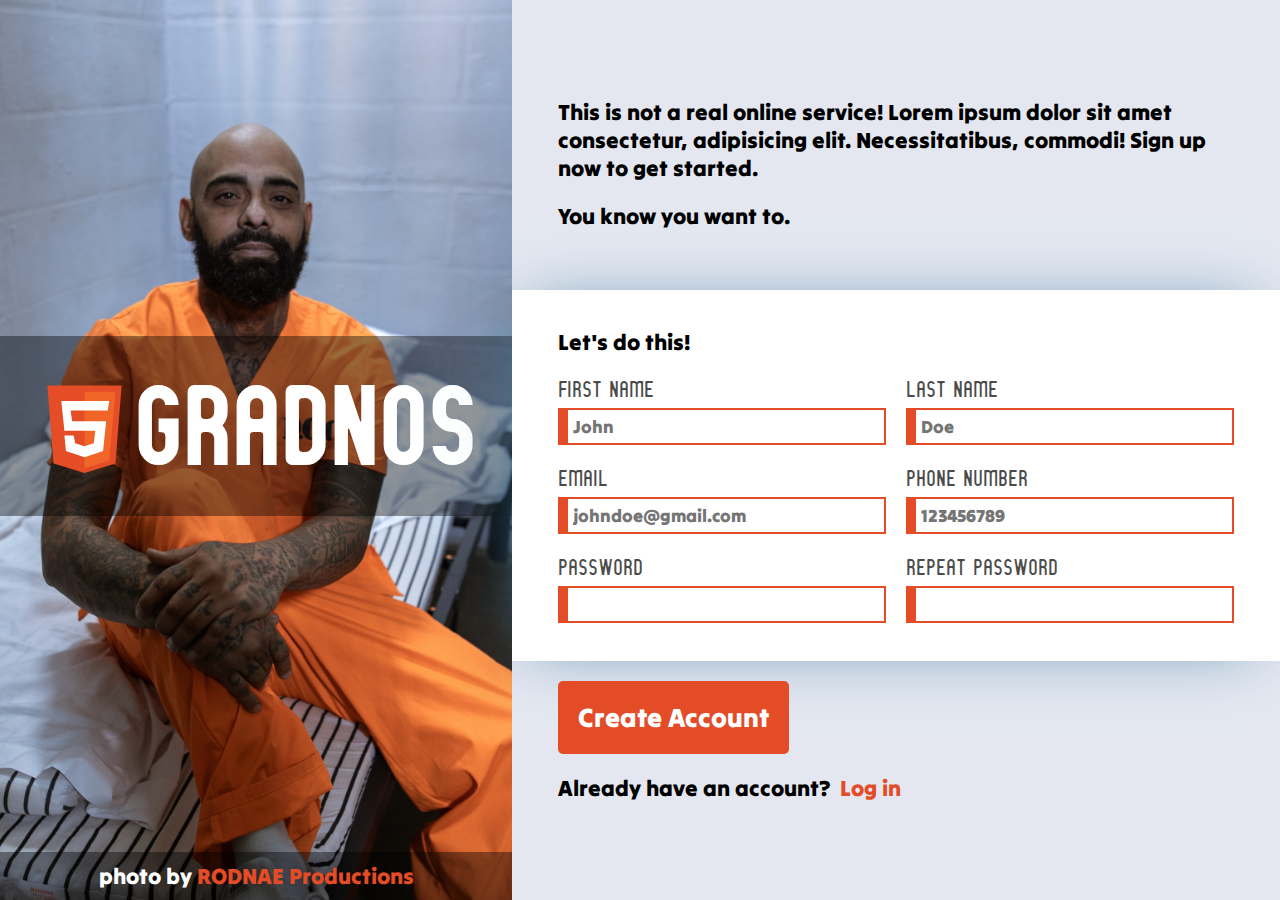
<file: index.html>
<!DOCTYPE html>
<html lang="en">
<head>
    <script src="logic.js" defer></script>
    <link rel="stylesheet" href="style.css">
    <meta charset="UTF-8">
    <meta http-equiv="X-UA-Compatible" content="IE=edge">
    <meta name="viewport" content="width=device-width, initial-scale=1.0">
    <link rel="preconnect" href="https://fonts.googleapis.com">
    <link rel="preconnect" href="https://fonts.gstatic.com" crossorigin>
    <link href="https://fonts.googleapis.com/css2?family=Tilt+Warp&display=swap" rel="stylesheet">
    <title>Sign Up Form</title>
</head>
<body>
    <div class="left">
        
        <div class="h1cont">
            <img src="img/html.svg" alt="html logo" class="logo">
            <a class="gitLink" href="https://github.com/Gradnos" target="_blank">GRADNOS</a>
        </div>
        <div class="author">photo by <a href="https://www.pexels.com/@rodnae-prod/" target="_blank">RODNAE Productions</a></div>
    </div>
    <div class="right">
            <p>This is not a real online service! Lorem ipsum dolor sit amet consectetur, adipisicing elit. Necessitatibus, commodi! Sign up now to get started.</p>
            <p>You know you want to.</p>
            <form action="/index.html" method="post" id="myForm">
                <h2>Let's do this!</h2>
                
                <fieldset>
                    <div class="input-wrapper">
                        <label for="first_name">FIRST NAME</label>
                        <input type="text" id="first_name" placeholder="John" minlength="3" pattern="[a-z]*[A-Z]*" required>
                        <small>minimum lenght is 2 characters</small>
                    </div>
                    <div class="input-wrapper">
                        <label for="last_name">LAST NAME</label>
                        <input type="text" id="last_name" placeholder="Doe"  minlength="3" pattern="[a-z]*[A-Z]*" required>
                        <small></small>
                    </div>
                    <div class="input-wrapper">
                        <label for="mail">EMAIL</label>
                        <input type="email" id="mail" placeholder="johndoe@gmail.com" pattern="[a-z0-9._%+-]+@[a-z0-9.-]+\.[a-z]{2,4}$" required>
                        <small></small>
                    </div>
                    <div class="input-wrapper">
                        <label for="phone_number">PHONE NUMBER</label>
                        <input type="tel" id="phone_number" minlength="9" maxlength="9" pattern="[0-9]*" placeholder="123456789" required>
                        <small></small>
                    </div>
                    <div class="input-wrapper">
                        <label for="password1">PASSWORD</label>
                        <input type="password" id="password1" required>
                        <small></small>
                    </div>
                    <div class="input-wrapper">
                        <label for="password2">REPEAT PASSWORD</label>
                        <input type="password" id="password2" required>
                        <small></small>
                    </div>
                </fieldset>
            </form>
            <button type="submit" form="myForm" value="update">Create Account</button>
            <div class="already">
                <p>Already have an account? </p> <a href="" class="login">Log in</a>
            </div>
    </div>
</body>
</html>
</file>
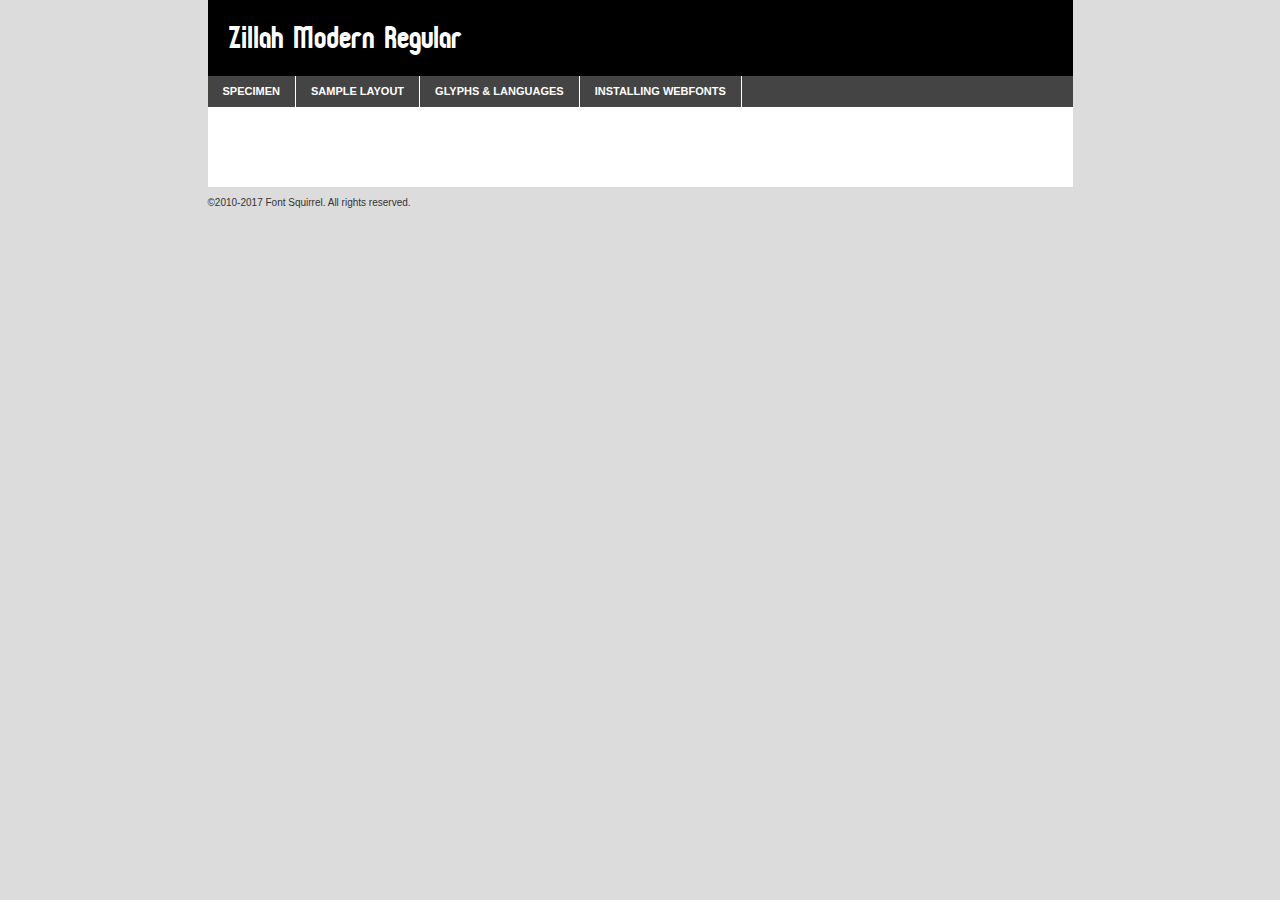
<file: fonts/webfontkit-20230224-014342/zillm___-demo.html>
<!DOCTYPE html PUBLIC "-//W3C//DTD XHTML 1.0 Transitional//EN"
        "http://www.w3.org/TR/xhtml1/DTD/xhtml1-transitional.dtd">

<html xmlns="http://www.w3.org/1999/xhtml" xml:lang="en" lang="en">
<head>
    <meta http-equiv="Content-Type" content="text/html; charset=utf-8"/>
    <script src="http://ajax.googleapis.com/ajax/libs/jquery/1.7.2/jquery.min.js" type="text/javascript" charset="utf-8"></script>
    <script type="text/javascript">
		(function($) {
			$.fn.easyTabs = function(option) {
				var param = jQuery.extend({ fadeSpeed: 'fast', defaultContent: 1, activeClass: 'active' }, option);
				$(this).each(function() {
					var thisId = '#' + this.id;
					if ( param.defaultContent == '' )
					{
						param.defaultContent = 1;
					}
					if ( typeof param.defaultContent == 'number' )
					{
						var defaultTab = $(thisId + ' .tabs li:eq(' + (param.defaultContent - 1) + ') a').attr('href').substr(1);
					}
					else
					{
						var defaultTab = param.defaultContent;
					}
					$(thisId + ' .tabs li a').each(function() {
						var tabToHide = $(this).attr('href').substr(1);
						$('#' + tabToHide).addClass('easytabs-tab-content');
					});
					hideAll();
					changeContent(defaultTab);

					function hideAll() {$(thisId + ' .easytabs-tab-content').hide();}

					function changeContent(tabId)
					{
						hideAll();
						$(thisId + ' .tabs li').removeClass(param.activeClass);
						$(thisId + ' .tabs li a[href=#' + tabId + ']').closest('li').addClass(param.activeClass);
						if ( param.fadeSpeed != 'none' )
						{
							$(thisId + ' #' + tabId).fadeIn(param.fadeSpeed);
						}
						else
						{
							$(thisId + ' #' + tabId).show();
						}
					}

					$(thisId + ' .tabs li').click(function() {
						var tabId = $(this).find('a').attr('href').substr(1);
						changeContent(tabId);
						return false;
					});
				});
			}
		})(jQuery);
    </script>
    <link rel="stylesheet" href="specimen_files/specimen_stylesheet.css" type="text/css" charset="utf-8"/>
    <link rel="stylesheet" href="stylesheet.css" type="text/css" charset="utf-8"/>

    <style type="text/css">
        		body {
			font-family: 'zillah_modernregular';
        		}

            </style>

    <title>Zillah Modern Regular Specimen</title>


    <script type="text/javascript" charset="utf-8">
		$(document).ready(function() {
			$('#container').easyTabs({ defaultContent: 1 });
		});
    </script>
</head>

<body>
<div id="container">
    <div id="header">
		Zillah Modern Regular    </div>
    <ul class="tabs">
        <li><a href="#specimen">Specimen</a></li>
        <li><a href="#layout">Sample Layout</a></li>
		        <li><a href="#glyphs">Glyphs &amp; Languages</a></li>
        <li><a href="#installing">Installing Webfonts</a></li>

    </ul>

    <div id="main_content">


        <div id="specimen">

            <div class="section">
                <div class="grid12 firstcol">
                    <div class="huge">AaBb</div>
                </div>
            </div>

            <div class="section">
                <div class="glyph_range">A&#x200B;B&#x200b;C&#x200b;D&#x200b;E&#x200b;F&#x200b;G&#x200b;H&#x200b;I&#x200b;J&#x200b;K&#x200b;L&#x200b;M&#x200b;N&#x200b;O&#x200b;P&#x200b;Q&#x200b;R&#x200b;S&#x200b;T&#x200b;U&#x200b;V&#x200b;W&#x200b;X&#x200b;Y&#x200b;Z&#x200b;a&#x200b;b&#x200b;c&#x200b;d&#x200b;e&#x200b;f&#x200b;g&#x200b;h&#x200b;i&#x200b;j&#x200b;k&#x200b;l&#x200b;m&#x200b;n&#x200b;o&#x200b;p&#x200b;q&#x200b;r&#x200b;s&#x200b;t&#x200b;u&#x200b;v&#x200b;w&#x200b;x&#x200b;y&#x200b;z&#x200b;1&#x200b;2&#x200b;3&#x200b;4&#x200b;5&#x200b;6&#x200b;7&#x200b;8&#x200b;9&#x200b;0&#x200b;&amp;&#x200b;.&#x200b;,&#x200b;?&#x200b;!&#x200b;&#64;&#x200b;(&#x200b;)&#x200b;#&#x200b;$&#x200b;%&#x200b;*&#x200b;+&#x200b;-&#x200b;=&#x200b;:&#x200b;;</div>
            </div>
            <div class="section">
                <div class="grid12 firstcol">
                    <table class="sample_table">
                        <tr>
                            <td>10</td>
                            <td class="size10">abcdefghijklmnopqrstuvwxyzABCDEFGHIJKLMNOPQRSTUVWXYZ0123456789abcdefghijklmnopqrstuvwxyzABCDEFGHIJKLMNOPQRSTUVWXYZ0123456789abcdefghijklmnopqrstuvwxyzABCDEFGHIJKLMNOPQRSTUVWXYZ</td>
                        </tr>
                        <tr>
                            <td>11</td>
                            <td class="size11">abcdefghijklmnopqrstuvwxyzABCDEFGHIJKLMNOPQRSTUVWXYZ0123456789abcdefghijklmnopqrstuvwxyzABCDEFGHIJKLMNOPQRSTUVWXYZ0123456789abcdefghijklmnopqrstuvwxyzABCDEFGHIJKLMNOPQRSTUVWXYZ</td>
                        </tr>
                        <tr>
                            <td>12</td>
                            <td class="size12">abcdefghijklmnopqrstuvwxyzABCDEFGHIJKLMNOPQRSTUVWXYZ0123456789abcdefghijklmnopqrstuvwxyzABCDEFGHIJKLMNOPQRSTUVWXYZ0123456789abcdefghijklmnopqrstuvwxyzABCDEFGHIJKLMNOPQRSTUVWXYZ</td>
                        </tr>
                        <tr>
                            <td>13</td>
                            <td class="size13">abcdefghijklmnopqrstuvwxyzABCDEFGHIJKLMNOPQRSTUVWXYZ0123456789abcdefghijklmnopqrstuvwxyzABCDEFGHIJKLMNOPQRSTUVWXYZ0123456789abcdefghijklmnopqrstuvwxyzABCDEFGHIJKLMNOPQRSTUVWXYZ</td>
                        </tr>
                        <tr>
                            <td>14</td>
                            <td class="size14">abcdefghijklmnopqrstuvwxyzABCDEFGHIJKLMNOPQRSTUVWXYZ0123456789abcdefghijklmnopqrstuvwxyzABCDEFGHIJKLMNOPQRSTUVWXYZ0123456789abcdefghijklmnopqrstuvwxyzABCDEFGHIJKLMNOPQRSTUVWXYZ</td>
                        </tr>
                        <tr>
                            <td>16</td>
                            <td class="size16">abcdefghijklmnopqrstuvwxyzABCDEFGHIJKLMNOPQRSTUVWXYZ0123456789abcdefghijklmnopqrstuvwxyzABCDEFGHIJKLMNOPQRSTUVWXYZ</td>
                        </tr>
                        <tr>
                            <td>18</td>
                            <td class="size18">abcdefghijklmnopqrstuvwxyzABCDEFGHIJKLMNOPQRSTUVWXYZ0123456789abcdefghijklmnopqrstuvwxyzABCDEFGHIJKLMNOPQRSTUVWXYZ</td>
                        </tr>
                        <tr>
                            <td>20</td>
                            <td class="size20">abcdefghijklmnopqrstuvwxyzABCDEFGHIJKLMNOPQRSTUVWXYZ0123456789abcdefghijklmnopqrstuvwxyzABCDEFGHIJKLMNOPQRSTUVWXYZ</td>
                        </tr>
                        <tr>
                            <td>24</td>
                            <td class="size24">abcdefghijklmnopqrstuvwxyzABCDEFGHIJKLMNOPQRSTUVWXYZ0123456789abcdefghijklmnopqrstuvwxyzABCDEFGHIJKLMNOPQRSTUVWXYZ</td>
                        </tr>
                        <tr>
                            <td>30</td>
                            <td class="size30">abcdefghijklmnopqrstuvwxyzABCDEFGHIJKLMNOPQRSTUVWXYZ0123456789abcdefghijklmnopqrstuvwxyzABCDEFGHIJKLMNOPQRSTUVWXYZ</td>
                        </tr>
                        <tr>
                            <td>36</td>
                            <td class="size36">abcdefghijklmnopqrstuvwxyzABCDEFGHIJKLMNOPQRSTUVWXYZ0123456789abcdefghijklmnopqrstuvwxyzABCDEFGHIJKLMNOPQRSTUVWXYZ</td>
                        </tr>
                        <tr>
                            <td>48</td>
                            <td class="size48">abcdefghijklmnopqrstuvwxyzABCDEFGHIJKLMNOPQRSTUVWXYZ0123456789abcdefghijklmnopqrstuvwxyzABCDEFGHIJKLMNOPQRSTUVWXYZ</td>
                        </tr>
                        <tr>
                            <td>60</td>
                            <td class="size60">abcdefghijklmnopqrstuvwxyzABCDEFGHIJKLMNOPQRSTUVWXYZ0123456789abcdefghijklmnopqrstuvwxyzABCDEFGHIJKLMNOPQRSTUVWXYZ</td>
                        </tr>
                        <tr>
                            <td>72</td>
                            <td class="size72">abcdefghijklmnopqrstuvwxyzABCDEFGHIJKLMNOPQRSTUVWXYZ0123456789abcdefghijklmnopqrstuvwxyzABCDEFGHIJKLMNOPQRSTUVWXYZ</td>
                        </tr>
                        <tr>
                            <td>90</td>
                            <td class="size90">abcdefghijklmnopqrstuvwxyzABCDEFGHIJKLMNOPQRSTUVWXYZ0123456789abcdefghijklmnopqrstuvwxyzABCDEFGHIJKLMNOPQRSTUVWXYZ</td>
                        </tr>
                    </table>

                </div>

            </div>


            <div class="section" id="bodycomparison">


                <div id="xheight">
                    <div class="fontbody">&#x25FC;&#x25FC;&#x25FC;&#x25FC;&#x25FC;&#x25FC;&#x25FC;&#x25FC;&#x25FC;&#x25FC;&#x25FC;&#x25FC;&#x25FC;&#x25FC;&#x25FC;&#x25FC;&#x25FC;&#x25FC;&#x25FC;&#x25FC;&#x25FC;&#x25FC;&#x25FC;&#x25FC;&#x25FC;&#x25FC;&#x25FC;&#x25FC;&#x25FC;&#x25FC;&#x25FC;&#x25FC;&#x25FC;&#x25FC;&#x25FC;&#x25FC;&#x25FC;&#x25FC;&#x25FC;&#x25FC;&#x25FC;&#x25FC;&#x25FC;&#x25FC;&#x25FC;&#x25FC;&#x25FC;&#x25FC;&#x25FC;&#x25FC;&#x25FC;&#x25FC;&#x25FC;&#x25FC;&#x25FC;&#x25FC;&#x25FC;&#x25FC;&#x25FC;&#x25FC;&#x25FC;&#x25FC;&#x25FC;&#x25FC;&#x25FC;&#x25FC;&#x25FC;&#x25FC;&#x25FC;&#x25FC;&#x25FC;&#x25FC;&#x25FC;&#x25FC;&#x25FC;&#x25FC;&#x25FC;&#x25FC;&#x25FC;&#x25FC;&#x25FC;&#x25FC;&#x25FC;&#x25FC;&#x25FC;&#x25FC;&#x25FC;&#x25FC;&#x25FC;&#x25FC;&#x25FC;&#x25FC;&#x25FC;&#x25FC;&#x25FC;&#x25FC;&#x25FC;&#x25FC;&#x25FC;body</div>
                    <div class="arialbody">body</div>
                    <div class="verdanabody">body</div>
                    <div class="georgiabody">body</div>
                </div>
                <div class="fontbody" style="z-index:1">
                    body<span>Zillah Modern Regular</span>
                </div>
                <div class="arialbody" style="z-index:1">
                    body<span>Arial</span>
                </div>
                <div class="verdanabody" style="z-index:1">
                    body<span>Verdana</span>
                </div>
                <div class="georgiabody" style="z-index:1">
                    body<span>Georgia</span>
                </div>


            </div>


            <div class="section psample psample_row1" id="">

                <div class="grid2 firstcol">
                    <p class="size10"><span>10.</span>Aenean lacinia bibendum nulla sed consectetur. Fusce dapibus, tellus ac cursus commodo, tortor mauris condimentum nibh, ut fermentum massa justo sit amet risus. Nullam id dolor id nibh ultricies vehicula ut id elit. Cum sociis natoque penatibus et magnis dis parturient montes, nascetur ridiculus mus. Nulla vitae elit libero, a pharetra augue.</p>

                </div>
                <div class="grid3">
                    <p class="size11"><span>11.</span>Aenean lacinia bibendum nulla sed consectetur. Fusce dapibus, tellus ac cursus commodo, tortor mauris condimentum nibh, ut fermentum massa justo sit amet risus. Nullam id dolor id nibh ultricies vehicula ut id elit. Cum sociis natoque penatibus et magnis dis parturient montes, nascetur ridiculus mus. Nulla vitae elit libero, a pharetra augue.</p>

                </div>
                <div class="grid3">
                    <p class="size12"><span>12.</span>Aenean lacinia bibendum nulla sed consectetur. Fusce dapibus, tellus ac cursus commodo, tortor mauris condimentum nibh, ut fermentum massa justo sit amet risus. Nullam id dolor id nibh ultricies vehicula ut id elit. Cum sociis natoque penatibus et magnis dis parturient montes, nascetur ridiculus mus. Nulla vitae elit libero, a pharetra augue.</p>

                </div>
                <div class="grid4">
                    <p class="size13"><span>13.</span>Aenean lacinia bibendum nulla sed consectetur. Fusce dapibus, tellus ac cursus commodo, tortor mauris condimentum nibh, ut fermentum massa justo sit amet risus. Nullam id dolor id nibh ultricies vehicula ut id elit. Cum sociis natoque penatibus et magnis dis parturient montes, nascetur ridiculus mus. Nulla vitae elit libero, a pharetra augue.</p>

                </div>
                <div class="white_blend"></div>

            </div>
            <div class="section psample psample_row2" id="">
                <div class="grid3 firstcol">
                    <p class="size14"><span>14.</span>Aenean lacinia bibendum nulla sed consectetur. Fusce dapibus, tellus ac cursus commodo, tortor mauris condimentum nibh, ut fermentum massa justo sit amet risus. Nullam id dolor id nibh ultricies vehicula ut id elit. Cum sociis natoque penatibus et magnis dis parturient montes, nascetur ridiculus mus. Nulla vitae elit libero, a pharetra augue.</p>

                </div>
                <div class="grid4">
                    <p class="size16"><span>16.</span>Aenean lacinia bibendum nulla sed consectetur. Fusce dapibus, tellus ac cursus commodo, tortor mauris condimentum nibh, ut fermentum massa justo sit amet risus. Nullam id dolor id nibh ultricies vehicula ut id elit. Cum sociis natoque penatibus et magnis dis parturient montes, nascetur ridiculus mus. Nulla vitae elit libero, a pharetra augue.</p>

                </div>
                <div class="grid5">
                    <p class="size18"><span>18.</span>Aenean lacinia bibendum nulla sed consectetur. Fusce dapibus, tellus ac cursus commodo, tortor mauris condimentum nibh, ut fermentum massa justo sit amet risus. Nullam id dolor id nibh ultricies vehicula ut id elit. Cum sociis natoque penatibus et magnis dis parturient montes, nascetur ridiculus mus. Nulla vitae elit libero, a pharetra augue.</p>

                </div>

                <div class="white_blend"></div>

            </div>

            <div class="section psample psample_row3" id="">
                <div class="grid5 firstcol">
                    <p class="size20"><span>20.</span>Aenean lacinia bibendum nulla sed consectetur. Fusce dapibus, tellus ac cursus commodo, tortor mauris condimentum nibh, ut fermentum massa justo sit amet risus. Nullam id dolor id nibh ultricies vehicula ut id elit. Cum sociis natoque penatibus et magnis dis parturient montes, nascetur ridiculus mus. Nulla vitae elit libero, a pharetra augue.</p>
                </div>
                <div class="grid7">
                    <p class="size24"><span>24.</span>Aenean lacinia bibendum nulla sed consectetur. Fusce dapibus, tellus ac cursus commodo, tortor mauris condimentum nibh, ut fermentum massa justo sit amet risus. Nullam id dolor id nibh ultricies vehicula ut id elit. Cum sociis natoque penatibus et magnis dis parturient montes, nascetur ridiculus mus. Nulla vitae elit libero, a pharetra augue.</p>
                </div>

                <div class="white_blend"></div>

            </div>

            <div class="section psample psample_row4" id="">
                <div class="grid12 firstcol">
                    <p class="size30"><span>30.</span>Aenean lacinia bibendum nulla sed consectetur. Fusce dapibus, tellus ac cursus commodo, tortor mauris condimentum nibh, ut fermentum massa justo sit amet risus. Nullam id dolor id nibh ultricies vehicula ut id elit. Cum sociis natoque penatibus et magnis dis parturient montes, nascetur ridiculus mus. Nulla vitae elit libero, a pharetra augue.</p>
                </div>
                <div class="white_blend"></div>

            </div>


            <div class="section psample psample_row1 fullreverse">
                <div class="grid2 firstcol">
                    <p class="size10"><span>10.</span>Aenean lacinia bibendum nulla sed consectetur. Fusce dapibus, tellus ac cursus commodo, tortor mauris condimentum nibh, ut fermentum massa justo sit amet risus. Nullam id dolor id nibh ultricies vehicula ut id elit. Cum sociis natoque penatibus et magnis dis parturient montes, nascetur ridiculus mus. Nulla vitae elit libero, a pharetra augue.</p>

                </div>
                <div class="grid3">
                    <p class="size11"><span>11.</span>Aenean lacinia bibendum nulla sed consectetur. Fusce dapibus, tellus ac cursus commodo, tortor mauris condimentum nibh, ut fermentum massa justo sit amet risus. Nullam id dolor id nibh ultricies vehicula ut id elit. Cum sociis natoque penatibus et magnis dis parturient montes, nascetur ridiculus mus. Nulla vitae elit libero, a pharetra augue.</p>

                </div>
                <div class="grid3">
                    <p class="size12"><span>12.</span>Aenean lacinia bibendum nulla sed consectetur. Fusce dapibus, tellus ac cursus commodo, tortor mauris condimentum nibh, ut fermentum massa justo sit amet risus. Nullam id dolor id nibh ultricies vehicula ut id elit. Cum sociis natoque penatibus et magnis dis parturient montes, nascetur ridiculus mus. Nulla vitae elit libero, a pharetra augue.</p>

                </div>
                <div class="grid4">
                    <p class="size13"><span>13.</span>Aenean lacinia bibendum nulla sed consectetur. Fusce dapibus, tellus ac cursus commodo, tortor mauris condimentum nibh, ut fermentum massa justo sit amet risus. Nullam id dolor id nibh ultricies vehicula ut id elit. Cum sociis natoque penatibus et magnis dis parturient montes, nascetur ridiculus mus. Nulla vitae elit libero, a pharetra augue.</p>

                </div>
                <div class="black_blend"></div>

            </div>

            <div class="section psample psample_row2 fullreverse">
                <div class="grid3 firstcol">
                    <p class="size14"><span>14.</span>Aenean lacinia bibendum nulla sed consectetur. Fusce dapibus, tellus ac cursus commodo, tortor mauris condimentum nibh, ut fermentum massa justo sit amet risus. Nullam id dolor id nibh ultricies vehicula ut id elit. Cum sociis natoque penatibus et magnis dis parturient montes, nascetur ridiculus mus. Nulla vitae elit libero, a pharetra augue.</p>

                </div>
                <div class="grid4">
                    <p class="size16"><span>16.</span>Aenean lacinia bibendum nulla sed consectetur. Fusce dapibus, tellus ac cursus commodo, tortor mauris condimentum nibh, ut fermentum massa justo sit amet risus. Nullam id dolor id nibh ultricies vehicula ut id elit. Cum sociis natoque penatibus et magnis dis parturient montes, nascetur ridiculus mus. Nulla vitae elit libero, a pharetra augue.</p>

                </div>
                <div class="grid5">
                    <p class="size18"><span>18.</span>Aenean lacinia bibendum nulla sed consectetur. Fusce dapibus, tellus ac cursus commodo, tortor mauris condimentum nibh, ut fermentum massa justo sit amet risus. Nullam id dolor id nibh ultricies vehicula ut id elit. Cum sociis natoque penatibus et magnis dis parturient montes, nascetur ridiculus mus. Nulla vitae elit libero, a pharetra augue.</p>

                </div>
                <div class="black_blend"></div>

            </div>

            <div class="section psample fullreverse psample_row3" id="">
                <div class="grid5 firstcol">
                    <p class="size20"><span>20.</span>Aenean lacinia bibendum nulla sed consectetur. Fusce dapibus, tellus ac cursus commodo, tortor mauris condimentum nibh, ut fermentum massa justo sit amet risus. Nullam id dolor id nibh ultricies vehicula ut id elit. Cum sociis natoque penatibus et magnis dis parturient montes, nascetur ridiculus mus. Nulla vitae elit libero, a pharetra augue.</p>
                </div>
                <div class="grid7">
                    <p class="size24"><span>24.</span>Aenean lacinia bibendum nulla sed consectetur. Fusce dapibus, tellus ac cursus commodo, tortor mauris condimentum nibh, ut fermentum massa justo sit amet risus. Nullam id dolor id nibh ultricies vehicula ut id elit. Cum sociis natoque penatibus et magnis dis parturient montes, nascetur ridiculus mus. Nulla vitae elit libero, a pharetra augue.</p>
                </div>

                <div class="black_blend"></div>

            </div>

            <div class="section psample fullreverse psample_row4" id="" style="border-bottom: 20px #000 solid;">
                <div class="grid12 firstcol">
                    <p class="size30"><span>30.</span>Aenean lacinia bibendum nulla sed consectetur. Fusce dapibus, tellus ac cursus commodo, tortor mauris condimentum nibh, ut fermentum massa justo sit amet risus. Nullam id dolor id nibh ultricies vehicula ut id elit. Cum sociis natoque penatibus et magnis dis parturient montes, nascetur ridiculus mus. Nulla vitae elit libero, a pharetra augue.</p>
                </div>
                <div class="black_blend"></div>

            </div>


        </div>

        <div id="layout">

            <div class="section">

                <div class="grid12 firstcol">
                    <h1>Lorem Ipsum Dolor</h1>
                    <h2>Etiam porta sem malesuada magna mollis euismod</h2>

                    <p class="byline">By <a href="#link">Aenean Lacinia</a></p>
                </div>
            </div>
            <div class="section">
                <div class="grid8 firstcol">
                    <p class="large">Donec sed odio dui. Morbi leo risus, porta ac consectetur ac, vestibulum at eros. Fusce dapibus, tellus ac cursus commodo, tortor mauris condimentum nibh, ut fermentum massa justo sit amet risus. </p>


                    <h3>Pellentesque ornare sem</h3>

                    <p>Maecenas sed diam eget risus varius blandit sit amet non magna. Maecenas faucibus mollis interdum. Donec ullamcorper nulla non metus auctor fringilla. Nullam id dolor id nibh ultricies vehicula ut id elit. Nullam id dolor id nibh ultricies vehicula ut id elit. </p>

                    <p>Aenean eu leo quam. Pellentesque ornare sem lacinia quam venenatis vestibulum. Lorem ipsum dolor sit amet, consectetur adipiscing elit. Cum sociis natoque penatibus et magnis dis parturient montes, nascetur ridiculus mus. </p>

                    <p>Nulla vitae elit libero, a pharetra augue. Praesent commodo cursus magna, vel scelerisque nisl consectetur et. Aenean lacinia bibendum nulla sed consectetur. </p>

                    <p>Nullam quis risus eget urna mollis ornare vel eu leo. Nullam quis risus eget urna mollis ornare vel eu leo. Maecenas sed diam eget risus varius blandit sit amet non magna. Donec ullamcorper nulla non metus auctor fringilla. </p>

                    <h3>Cras mattis consectetur</h3>

                    <p>Aenean eu leo quam. Pellentesque ornare sem lacinia quam venenatis vestibulum. Aenean lacinia bibendum nulla sed consectetur. Integer posuere erat a ante venenatis dapibus posuere velit aliquet. Cras mattis consectetur purus sit amet fermentum. </p>

                    <p>Nullam id dolor id nibh ultricies vehicula ut id elit. Nullam quis risus eget urna mollis ornare vel eu leo. Cras mattis consectetur purus sit amet fermentum.</p>
                </div>

                <div class="grid4 sidebar">

                    <div class="box reverse">
                        <p class="last">Nullam quis risus eget urna mollis ornare vel eu leo. Donec ullamcorper nulla non metus auctor fringilla. Cras mattis consectetur purus sit amet fermentum. Sed posuere consectetur est at lobortis. Lorem ipsum dolor sit amet, consectetur adipiscing elit. </p>
                    </div>

                    <p class="caption">Maecenas sed diam eget risus varius.</p>

                    <p>Vestibulum id ligula porta felis euismod semper. Integer posuere erat a ante venenatis dapibus posuere velit aliquet. Vestibulum id ligula porta felis euismod semper. Sed posuere consectetur est at lobortis. Maecenas sed diam eget risus varius blandit sit amet non magna. Fusce dapibus, tellus ac cursus commodo, tortor mauris condimentum nibh, ut fermentum massa justo sit amet risus. </p>


                    <p>Duis mollis, est non commodo luctus, nisi erat porttitor ligula, eget lacinia odio sem nec elit. Aenean lacinia bibendum nulla sed consectetur. Vivamus sagittis lacus vel augue laoreet rutrum faucibus dolor auctor. Aenean lacinia bibendum nulla sed consectetur. Nullam quis risus eget urna mollis ornare vel eu leo. </p>

                    <p>Praesent commodo cursus magna, vel scelerisque nisl consectetur et. Donec ullamcorper nulla non metus auctor fringilla. Maecenas faucibus mollis interdum. Fusce dapibus, tellus ac cursus commodo, tortor mauris condimentum nibh, ut fermentum massa justo sit amet risus. </p>

                </div>
            </div>

        </div>


		

        <div id="glyphs">
            <div class="section">
                <div class="grid12 firstcol">

                    <h1>Language Support</h1>
                    <p>The subset of Zillah Modern Regular in this kit supports the following languages:<br/>

						Albanian, Basque, Breton, Chamorro, Danish, Dutch, English, Faroese, Finnish, French, Frisian, Galician, German, Icelandic, Italian, Malagasy, Norwegian, Portuguese, Spanish, Alsatian, Aragonese, Arapaho, Arrernte, Asturian, Aymara, Bislama, Cebuano, Corsican, Fijian, French_creole, Genoese, Gilbertese, Greenlandic, Haitian_creole, Hiligaynon, Hmong, Hopi, Ibanag, Iloko_ilokano, Indonesian, Interglossa_glosa, Interlingua, Irish_gaelic, Jerriais, Lojban, Lombard, Luxembourgeois, Manx, Mohawk, Norfolk_pitcairnese, Occitan, Oromo, Pangasinan, Papiamento, Piedmontese, Potawatomi, Rhaeto-romance, Romansh, Rotokas, Sami_lule, Samoan, Sardinian, Scots_gaelic, Seychelles_creole, Shona, Sicilian, Somali, Southern_ndebele, Swahili, Swati_swazi, Tagalog_filipino_pilipino, Tetum, Tok_pisin, Uyghur_latinized, Volapuk, Walloon, Warlpiri, Xhosa, Yapese, Zulu, Latinbasic, Ubasic, Demo                    </p>
                    <h1>Glyph Chart</h1>
                    <p>The subset of Zillah Modern Regular in this kit includes all the glyphs listed below. Unicode entities are included above each glyph to help you insert individual characters into your layout.</p>
                    <div id="glyph_chart">

																				                                <div><p>&amp;#13;</p>&#13;</div>
																				                                <div><p>&amp;#32;</p>&#32;</div>
																				                                <div><p>&amp;#33;</p>&#33;</div>
																				                                <div><p>&amp;#34;</p>&#34;</div>
																				                                <div><p>&amp;#35;</p>&#35;</div>
																				                                <div><p>&amp;#36;</p>&#36;</div>
																				                                <div><p>&amp;#37;</p>&#37;</div>
																				                                <div><p>&amp;#38;</p>&#38;</div>
																				                                <div><p>&amp;#39;</p>&#39;</div>
																				                                <div><p>&amp;#40;</p>&#40;</div>
																				                                <div><p>&amp;#41;</p>&#41;</div>
																				                                <div><p>&amp;#42;</p>&#42;</div>
																				                                <div><p>&amp;#43;</p>&#43;</div>
																				                                <div><p>&amp;#44;</p>&#44;</div>
																				                                <div><p>&amp;#45;</p>&#45;</div>
																				                                <div><p>&amp;#46;</p>&#46;</div>
																				                                <div><p>&amp;#47;</p>&#47;</div>
																				                                <div><p>&amp;#48;</p>&#48;</div>
																				                                <div><p>&amp;#49;</p>&#49;</div>
																				                                <div><p>&amp;#50;</p>&#50;</div>
																				                                <div><p>&amp;#51;</p>&#51;</div>
																				                                <div><p>&amp;#52;</p>&#52;</div>
																				                                <div><p>&amp;#53;</p>&#53;</div>
																				                                <div><p>&amp;#54;</p>&#54;</div>
																				                                <div><p>&amp;#55;</p>&#55;</div>
																				                                <div><p>&amp;#56;</p>&#56;</div>
																				                                <div><p>&amp;#57;</p>&#57;</div>
																				                                <div><p>&amp;#58;</p>&#58;</div>
																				                                <div><p>&amp;#59;</p>&#59;</div>
																				                                <div><p>&amp;#60;</p>&#60;</div>
																				                                <div><p>&amp;#61;</p>&#61;</div>
																				                                <div><p>&amp;#62;</p>&#62;</div>
																				                                <div><p>&amp;#63;</p>&#63;</div>
																				                                <div><p>&amp;#64;</p>&#64;</div>
																				                                <div><p>&amp;#65;</p>&#65;</div>
																				                                <div><p>&amp;#66;</p>&#66;</div>
																				                                <div><p>&amp;#67;</p>&#67;</div>
																				                                <div><p>&amp;#68;</p>&#68;</div>
																				                                <div><p>&amp;#69;</p>&#69;</div>
																				                                <div><p>&amp;#70;</p>&#70;</div>
																				                                <div><p>&amp;#71;</p>&#71;</div>
																				                                <div><p>&amp;#72;</p>&#72;</div>
																				                                <div><p>&amp;#73;</p>&#73;</div>
																				                                <div><p>&amp;#74;</p>&#74;</div>
																				                                <div><p>&amp;#75;</p>&#75;</div>
																				                                <div><p>&amp;#76;</p>&#76;</div>
																				                                <div><p>&amp;#77;</p>&#77;</div>
																				                                <div><p>&amp;#78;</p>&#78;</div>
																				                                <div><p>&amp;#79;</p>&#79;</div>
																				                                <div><p>&amp;#80;</p>&#80;</div>
																				                                <div><p>&amp;#81;</p>&#81;</div>
																				                                <div><p>&amp;#82;</p>&#82;</div>
																				                                <div><p>&amp;#83;</p>&#83;</div>
																				                                <div><p>&amp;#84;</p>&#84;</div>
																				                                <div><p>&amp;#85;</p>&#85;</div>
																				                                <div><p>&amp;#86;</p>&#86;</div>
																				                                <div><p>&amp;#87;</p>&#87;</div>
																				                                <div><p>&amp;#88;</p>&#88;</div>
																				                                <div><p>&amp;#89;</p>&#89;</div>
																				                                <div><p>&amp;#90;</p>&#90;</div>
																				                                <div><p>&amp;#91;</p>&#91;</div>
																				                                <div><p>&amp;#92;</p>&#92;</div>
																				                                <div><p>&amp;#93;</p>&#93;</div>
																				                                <div><p>&amp;#94;</p>&#94;</div>
																				                                <div><p>&amp;#95;</p>&#95;</div>
																				                                <div><p>&amp;#96;</p>&#96;</div>
																				                                <div><p>&amp;#97;</p>&#97;</div>
																				                                <div><p>&amp;#98;</p>&#98;</div>
																				                                <div><p>&amp;#99;</p>&#99;</div>
																				                                <div><p>&amp;#100;</p>&#100;</div>
																				                                <div><p>&amp;#101;</p>&#101;</div>
																				                                <div><p>&amp;#102;</p>&#102;</div>
																				                                <div><p>&amp;#103;</p>&#103;</div>
																				                                <div><p>&amp;#104;</p>&#104;</div>
																				                                <div><p>&amp;#105;</p>&#105;</div>
																				                                <div><p>&amp;#106;</p>&#106;</div>
																				                                <div><p>&amp;#107;</p>&#107;</div>
																				                                <div><p>&amp;#108;</p>&#108;</div>
																				                                <div><p>&amp;#109;</p>&#109;</div>
																				                                <div><p>&amp;#110;</p>&#110;</div>
																				                                <div><p>&amp;#111;</p>&#111;</div>
																				                                <div><p>&amp;#112;</p>&#112;</div>
																				                                <div><p>&amp;#113;</p>&#113;</div>
																				                                <div><p>&amp;#114;</p>&#114;</div>
																				                                <div><p>&amp;#115;</p>&#115;</div>
																				                                <div><p>&amp;#116;</p>&#116;</div>
																				                                <div><p>&amp;#117;</p>&#117;</div>
																				                                <div><p>&amp;#118;</p>&#118;</div>
																				                                <div><p>&amp;#119;</p>&#119;</div>
																				                                <div><p>&amp;#120;</p>&#120;</div>
																				                                <div><p>&amp;#121;</p>&#121;</div>
																				                                <div><p>&amp;#122;</p>&#122;</div>
																				                                <div><p>&amp;#123;</p>&#123;</div>
																				                                <div><p>&amp;#124;</p>&#124;</div>
																				                                <div><p>&amp;#125;</p>&#125;</div>
																				                                <div><p>&amp;#126;</p>&#126;</div>
																				                                <div><p>&amp;#160;</p>&#160;</div>
																				                                <div><p>&amp;#161;</p>&#161;</div>
																				                                <div><p>&amp;#162;</p>&#162;</div>
																				                                <div><p>&amp;#163;</p>&#163;</div>
																				                                <div><p>&amp;#164;</p>&#164;</div>
																				                                <div><p>&amp;#165;</p>&#165;</div>
																				                                <div><p>&amp;#166;</p>&#166;</div>
																				                                <div><p>&amp;#167;</p>&#167;</div>
																				                                <div><p>&amp;#168;</p>&#168;</div>
																				                                <div><p>&amp;#169;</p>&#169;</div>
																				                                <div><p>&amp;#170;</p>&#170;</div>
																				                                <div><p>&amp;#171;</p>&#171;</div>
																				                                <div><p>&amp;#172;</p>&#172;</div>
																				                                <div><p>&amp;#173;</p>&#173;</div>
																				                                <div><p>&amp;#174;</p>&#174;</div>
																				                                <div><p>&amp;#175;</p>&#175;</div>
																				                                <div><p>&amp;#176;</p>&#176;</div>
																				                                <div><p>&amp;#177;</p>&#177;</div>
																				                                <div><p>&amp;#178;</p>&#178;</div>
																				                                <div><p>&amp;#179;</p>&#179;</div>
																				                                <div><p>&amp;#180;</p>&#180;</div>
																				                                <div><p>&amp;#181;</p>&#181;</div>
																				                                <div><p>&amp;#182;</p>&#182;</div>
																				                                <div><p>&amp;#183;</p>&#183;</div>
																				                                <div><p>&amp;#184;</p>&#184;</div>
																				                                <div><p>&amp;#185;</p>&#185;</div>
																				                                <div><p>&amp;#186;</p>&#186;</div>
																				                                <div><p>&amp;#187;</p>&#187;</div>
																				                                <div><p>&amp;#188;</p>&#188;</div>
																				                                <div><p>&amp;#189;</p>&#189;</div>
																				                                <div><p>&amp;#190;</p>&#190;</div>
																				                                <div><p>&amp;#191;</p>&#191;</div>
																				                                <div><p>&amp;#192;</p>&#192;</div>
																				                                <div><p>&amp;#193;</p>&#193;</div>
																				                                <div><p>&amp;#194;</p>&#194;</div>
																				                                <div><p>&amp;#195;</p>&#195;</div>
																				                                <div><p>&amp;#196;</p>&#196;</div>
																				                                <div><p>&amp;#197;</p>&#197;</div>
																				                                <div><p>&amp;#198;</p>&#198;</div>
																				                                <div><p>&amp;#199;</p>&#199;</div>
																				                                <div><p>&amp;#200;</p>&#200;</div>
																				                                <div><p>&amp;#201;</p>&#201;</div>
																				                                <div><p>&amp;#202;</p>&#202;</div>
																				                                <div><p>&amp;#203;</p>&#203;</div>
																				                                <div><p>&amp;#204;</p>&#204;</div>
																				                                <div><p>&amp;#205;</p>&#205;</div>
																				                                <div><p>&amp;#206;</p>&#206;</div>
																				                                <div><p>&amp;#207;</p>&#207;</div>
																				                                <div><p>&amp;#208;</p>&#208;</div>
																				                                <div><p>&amp;#209;</p>&#209;</div>
																				                                <div><p>&amp;#210;</p>&#210;</div>
																				                                <div><p>&amp;#211;</p>&#211;</div>
																				                                <div><p>&amp;#212;</p>&#212;</div>
																				                                <div><p>&amp;#213;</p>&#213;</div>
																				                                <div><p>&amp;#214;</p>&#214;</div>
																				                                <div><p>&amp;#215;</p>&#215;</div>
																				                                <div><p>&amp;#216;</p>&#216;</div>
																				                                <div><p>&amp;#217;</p>&#217;</div>
																				                                <div><p>&amp;#218;</p>&#218;</div>
																				                                <div><p>&amp;#219;</p>&#219;</div>
																				                                <div><p>&amp;#220;</p>&#220;</div>
																				                                <div><p>&amp;#221;</p>&#221;</div>
																				                                <div><p>&amp;#222;</p>&#222;</div>
																				                                <div><p>&amp;#223;</p>&#223;</div>
																				                                <div><p>&amp;#224;</p>&#224;</div>
																				                                <div><p>&amp;#225;</p>&#225;</div>
																				                                <div><p>&amp;#226;</p>&#226;</div>
																				                                <div><p>&amp;#227;</p>&#227;</div>
																				                                <div><p>&amp;#228;</p>&#228;</div>
																				                                <div><p>&amp;#229;</p>&#229;</div>
																				                                <div><p>&amp;#230;</p>&#230;</div>
																				                                <div><p>&amp;#231;</p>&#231;</div>
																				                                <div><p>&amp;#232;</p>&#232;</div>
																				                                <div><p>&amp;#233;</p>&#233;</div>
																				                                <div><p>&amp;#234;</p>&#234;</div>
																				                                <div><p>&amp;#235;</p>&#235;</div>
																				                                <div><p>&amp;#236;</p>&#236;</div>
																				                                <div><p>&amp;#237;</p>&#237;</div>
																				                                <div><p>&amp;#238;</p>&#238;</div>
																				                                <div><p>&amp;#239;</p>&#239;</div>
																				                                <div><p>&amp;#240;</p>&#240;</div>
																				                                <div><p>&amp;#241;</p>&#241;</div>
																				                                <div><p>&amp;#242;</p>&#242;</div>
																				                                <div><p>&amp;#243;</p>&#243;</div>
																				                                <div><p>&amp;#244;</p>&#244;</div>
																				                                <div><p>&amp;#245;</p>&#245;</div>
																				                                <div><p>&amp;#246;</p>&#246;</div>
																				                                <div><p>&amp;#247;</p>&#247;</div>
																				                                <div><p>&amp;#248;</p>&#248;</div>
																				                                <div><p>&amp;#249;</p>&#249;</div>
																				                                <div><p>&amp;#250;</p>&#250;</div>
																				                                <div><p>&amp;#251;</p>&#251;</div>
																				                                <div><p>&amp;#252;</p>&#252;</div>
																				                                <div><p>&amp;#253;</p>&#253;</div>
																				                                <div><p>&amp;#254;</p>&#254;</div>
																				                                <div><p>&amp;#255;</p>&#255;</div>
																				                                <div><p>&amp;#338;</p>&#338;</div>
																				                                <div><p>&amp;#339;</p>&#339;</div>
																				                                <div><p>&amp;#376;</p>&#376;</div>
																				                                <div><p>&amp;#710;</p>&#710;</div>
																				                                <div><p>&amp;#732;</p>&#732;</div>
																				                                <div><p>&amp;#8192;</p>&#8192;</div>
																				                                <div><p>&amp;#8193;</p>&#8193;</div>
																				                                <div><p>&amp;#8194;</p>&#8194;</div>
																				                                <div><p>&amp;#8195;</p>&#8195;</div>
																				                                <div><p>&amp;#8196;</p>&#8196;</div>
																				                                <div><p>&amp;#8197;</p>&#8197;</div>
																				                                <div><p>&amp;#8198;</p>&#8198;</div>
																				                                <div><p>&amp;#8199;</p>&#8199;</div>
																				                                <div><p>&amp;#8200;</p>&#8200;</div>
																				                                <div><p>&amp;#8201;</p>&#8201;</div>
																				                                <div><p>&amp;#8202;</p>&#8202;</div>
																				                                <div><p>&amp;#8208;</p>&#8208;</div>
																				                                <div><p>&amp;#8209;</p>&#8209;</div>
																				                                <div><p>&amp;#8210;</p>&#8210;</div>
																				                                <div><p>&amp;#8211;</p>&#8211;</div>
																				                                <div><p>&amp;#8212;</p>&#8212;</div>
																				                                <div><p>&amp;#8216;</p>&#8216;</div>
																				                                <div><p>&amp;#8217;</p>&#8217;</div>
																				                                <div><p>&amp;#8218;</p>&#8218;</div>
																				                                <div><p>&amp;#8220;</p>&#8220;</div>
																				                                <div><p>&amp;#8221;</p>&#8221;</div>
																				                                <div><p>&amp;#8222;</p>&#8222;</div>
																				                                <div><p>&amp;#8226;</p>&#8226;</div>
																				                                <div><p>&amp;#8230;</p>&#8230;</div>
																				                                <div><p>&amp;#8239;</p>&#8239;</div>
																				                                <div><p>&amp;#8249;</p>&#8249;</div>
																				                                <div><p>&amp;#8250;</p>&#8250;</div>
																				                                <div><p>&amp;#8287;</p>&#8287;</div>
																				                                <div><p>&amp;#8482;</p>&#8482;</div>
																				                                <div><p>&amp;#9724;</p>&#9724;</div>
																																													                    </div>
                </div>


            </div>
        </div>


        <div id="specs">

        </div>

        <div id="installing">
            <div class="section">
                <div class="grid7 firstcol">
                    <h1>Installing Webfonts</h1>

                    <p>Webfonts are supported by all major browser platforms but not all in the same way. There are currently four different font formats that must be included in order to target all browsers. This includes TTF, WOFF, EOT and SVG.</p>

                    <h2>1. Upload your webfonts</h2>
                    <p>You must upload your webfont kit to your website. They should be in or near the same directory as your CSS files.</p>

                    <h2>2. Include the webfont stylesheet</h2>
                    <p>A special CSS @font-face declaration helps the various browsers select the appropriate font it needs without causing you a bunch of headaches. Learn more about this syntax by reading the <a href="https://www.fontspring.com/blog/further-hardening-of-the-bulletproof-syntax">Fontspring blog post</a> about it. The code for it is as follows:</p>


                    <code>
                        @font-face{
                        font-family: 'MyWebFont';
                        src: url('WebFont.eot');
                        src: url('WebFont.eot?#iefix') format('embedded-opentype'),
                        url('WebFont.woff') format('woff'),
                        url('WebFont.ttf') format('truetype'),
                        url('WebFont.svg#webfont') format('svg');
                        }
                    </code>

                    <p>We've already gone ahead and generated the code for you. All you have to do is link to the stylesheet in your HTML, like this:</p>
                    <code>&lt;link rel=&quot;stylesheet&quot; href=&quot;stylesheet.css&quot; type=&quot;text/css&quot; charset=&quot;utf-8&quot; /&gt;</code>

                    <h2>3. Modify your own stylesheet</h2>
                    <p>To take advantage of your new fonts, you must tell your stylesheet to use them. Look at the original @font-face declaration above and find the property called "font-family." The name linked there will be what you use to reference the font. Prepend that webfont name to the font stack in the "font-family" property, inside the selector you want to change. For example:</p>
                    <code>p { font-family: 'WebFont', Arial, sans-serif; }</code>

                    <h2>4. Test</h2>
                    <p>Getting webfonts to work cross-browser <em>can</em> be tricky. Use the information in the sidebar to help you if you find that fonts aren't loading in a particular browser.</p>
                </div>

                <div class="grid5 sidebar">
                    <div class="box">
                        <h2>Troubleshooting<br/>Font-Face Problems</h2>
                        <p>Having trouble getting your webfonts to load in your new website? Here are some tips to sort out what might be the problem.</p>

                        <h3>Fonts not showing in any browser</h3>

                        <p>This sounds like you need to work on the plumbing. You either did not upload the fonts to the correct directory, or you did not link the fonts properly in the CSS. If you've confirmed that all this is correct and you still have a problem, take a look at your .htaccess file and see if requests are getting intercepted.</p>

                        <h3>Fonts not loading in iPhone or iPad</h3>

                        <p>The most common problem here is that you are serving the fonts from an IIS server. IIS refuses to serve files that have unknown MIME types. If that is the case, you must set the MIME type for SVG to "image/svg+xml" in the server settings. Follow these instructions from Microsoft if you need help.</p>

                        <h3>Fonts not loading in Firefox</h3>

                        <p>The primary reason for this failure? You are still using a version Firefox older than 3.5. So upgrade already! If that isn't it, then you are very likely serving fonts from a different domain. Firefox requires that all font assets be served from the same domain. Lastly it is possible that you need to add WOFF to your list of MIME types (if you are serving via IIS.)</p>

                        <h3>Fonts not loading in IE</h3>

                        <p>Are you looking at Internet Explorer on an actual Windows machine or are you cheating by using a service like Adobe BrowserLab? Many of these screenshot services do not render @font-face for IE. Best to test it on a real machine.</p>

                        <h3>Fonts not loading in IE9</h3>

                        <p>IE9, like Firefox, requires that fonts be served from the same domain as the website. Make sure that is the case.</p>
                    </div>
                </div>
            </div>

        </div>

    </div>
    <div id="footer">
        <p>&copy;2010-2017 Font Squirrel. All rights reserved.</p>
    </div>
</div>
</body>
</html>
</file>
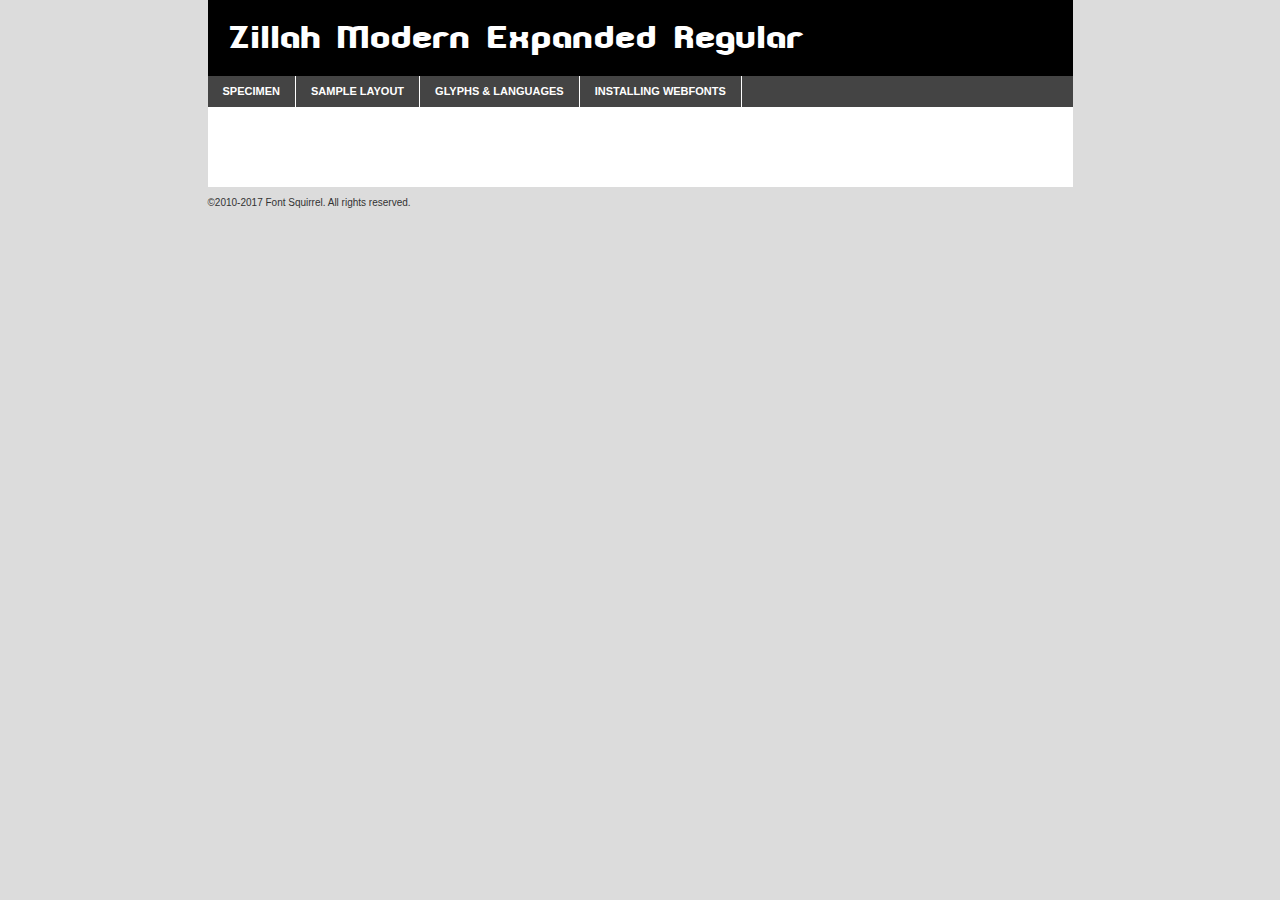
<file: fonts/webfontkit-20230224-014342/zillme__-demo.html>
<!DOCTYPE html PUBLIC "-//W3C//DTD XHTML 1.0 Transitional//EN"
        "http://www.w3.org/TR/xhtml1/DTD/xhtml1-transitional.dtd">

<html xmlns="http://www.w3.org/1999/xhtml" xml:lang="en" lang="en">
<head>
    <meta http-equiv="Content-Type" content="text/html; charset=utf-8"/>
    <script src="http://ajax.googleapis.com/ajax/libs/jquery/1.7.2/jquery.min.js" type="text/javascript" charset="utf-8"></script>
    <script type="text/javascript">
		(function($) {
			$.fn.easyTabs = function(option) {
				var param = jQuery.extend({ fadeSpeed: 'fast', defaultContent: 1, activeClass: 'active' }, option);
				$(this).each(function() {
					var thisId = '#' + this.id;
					if ( param.defaultContent == '' )
					{
						param.defaultContent = 1;
					}
					if ( typeof param.defaultContent == 'number' )
					{
						var defaultTab = $(thisId + ' .tabs li:eq(' + (param.defaultContent - 1) + ') a').attr('href').substr(1);
					}
					else
					{
						var defaultTab = param.defaultContent;
					}
					$(thisId + ' .tabs li a').each(function() {
						var tabToHide = $(this).attr('href').substr(1);
						$('#' + tabToHide).addClass('easytabs-tab-content');
					});
					hideAll();
					changeContent(defaultTab);

					function hideAll() {$(thisId + ' .easytabs-tab-content').hide();}

					function changeContent(tabId)
					{
						hideAll();
						$(thisId + ' .tabs li').removeClass(param.activeClass);
						$(thisId + ' .tabs li a[href=#' + tabId + ']').closest('li').addClass(param.activeClass);
						if ( param.fadeSpeed != 'none' )
						{
							$(thisId + ' #' + tabId).fadeIn(param.fadeSpeed);
						}
						else
						{
							$(thisId + ' #' + tabId).show();
						}
					}

					$(thisId + ' .tabs li').click(function() {
						var tabId = $(this).find('a').attr('href').substr(1);
						changeContent(tabId);
						return false;
					});
				});
			}
		})(jQuery);
    </script>
    <link rel="stylesheet" href="specimen_files/specimen_stylesheet.css" type="text/css" charset="utf-8"/>
    <link rel="stylesheet" href="stylesheet.css" type="text/css" charset="utf-8"/>

    <style type="text/css">
        		body {
			font-family: 'zillah_modern_expandedregular';
        		}

            </style>

    <title>Zillah Modern Expanded Regular Specimen</title>


    <script type="text/javascript" charset="utf-8">
		$(document).ready(function() {
			$('#container').easyTabs({ defaultContent: 1 });
		});
    </script>
</head>

<body>
<div id="container">
    <div id="header">
		Zillah Modern Expanded Regular    </div>
    <ul class="tabs">
        <li><a href="#specimen">Specimen</a></li>
        <li><a href="#layout">Sample Layout</a></li>
		        <li><a href="#glyphs">Glyphs &amp; Languages</a></li>
        <li><a href="#installing">Installing Webfonts</a></li>

    </ul>

    <div id="main_content">


        <div id="specimen">

            <div class="section">
                <div class="grid12 firstcol">
                    <div class="huge">AaBb</div>
                </div>
            </div>

            <div class="section">
                <div class="glyph_range">A&#x200B;B&#x200b;C&#x200b;D&#x200b;E&#x200b;F&#x200b;G&#x200b;H&#x200b;I&#x200b;J&#x200b;K&#x200b;L&#x200b;M&#x200b;N&#x200b;O&#x200b;P&#x200b;Q&#x200b;R&#x200b;S&#x200b;T&#x200b;U&#x200b;V&#x200b;W&#x200b;X&#x200b;Y&#x200b;Z&#x200b;a&#x200b;b&#x200b;c&#x200b;d&#x200b;e&#x200b;f&#x200b;g&#x200b;h&#x200b;i&#x200b;j&#x200b;k&#x200b;l&#x200b;m&#x200b;n&#x200b;o&#x200b;p&#x200b;q&#x200b;r&#x200b;s&#x200b;t&#x200b;u&#x200b;v&#x200b;w&#x200b;x&#x200b;y&#x200b;z&#x200b;1&#x200b;2&#x200b;3&#x200b;4&#x200b;5&#x200b;6&#x200b;7&#x200b;8&#x200b;9&#x200b;0&#x200b;&amp;&#x200b;.&#x200b;,&#x200b;?&#x200b;!&#x200b;&#64;&#x200b;(&#x200b;)&#x200b;#&#x200b;$&#x200b;%&#x200b;*&#x200b;+&#x200b;-&#x200b;=&#x200b;:&#x200b;;</div>
            </div>
            <div class="section">
                <div class="grid12 firstcol">
                    <table class="sample_table">
                        <tr>
                            <td>10</td>
                            <td class="size10">abcdefghijklmnopqrstuvwxyzABCDEFGHIJKLMNOPQRSTUVWXYZ0123456789abcdefghijklmnopqrstuvwxyzABCDEFGHIJKLMNOPQRSTUVWXYZ0123456789abcdefghijklmnopqrstuvwxyzABCDEFGHIJKLMNOPQRSTUVWXYZ</td>
                        </tr>
                        <tr>
                            <td>11</td>
                            <td class="size11">abcdefghijklmnopqrstuvwxyzABCDEFGHIJKLMNOPQRSTUVWXYZ0123456789abcdefghijklmnopqrstuvwxyzABCDEFGHIJKLMNOPQRSTUVWXYZ0123456789abcdefghijklmnopqrstuvwxyzABCDEFGHIJKLMNOPQRSTUVWXYZ</td>
                        </tr>
                        <tr>
                            <td>12</td>
                            <td class="size12">abcdefghijklmnopqrstuvwxyzABCDEFGHIJKLMNOPQRSTUVWXYZ0123456789abcdefghijklmnopqrstuvwxyzABCDEFGHIJKLMNOPQRSTUVWXYZ0123456789abcdefghijklmnopqrstuvwxyzABCDEFGHIJKLMNOPQRSTUVWXYZ</td>
                        </tr>
                        <tr>
                            <td>13</td>
                            <td class="size13">abcdefghijklmnopqrstuvwxyzABCDEFGHIJKLMNOPQRSTUVWXYZ0123456789abcdefghijklmnopqrstuvwxyzABCDEFGHIJKLMNOPQRSTUVWXYZ0123456789abcdefghijklmnopqrstuvwxyzABCDEFGHIJKLMNOPQRSTUVWXYZ</td>
                        </tr>
                        <tr>
                            <td>14</td>
                            <td class="size14">abcdefghijklmnopqrstuvwxyzABCDEFGHIJKLMNOPQRSTUVWXYZ0123456789abcdefghijklmnopqrstuvwxyzABCDEFGHIJKLMNOPQRSTUVWXYZ0123456789abcdefghijklmnopqrstuvwxyzABCDEFGHIJKLMNOPQRSTUVWXYZ</td>
                        </tr>
                        <tr>
                            <td>16</td>
                            <td class="size16">abcdefghijklmnopqrstuvwxyzABCDEFGHIJKLMNOPQRSTUVWXYZ0123456789abcdefghijklmnopqrstuvwxyzABCDEFGHIJKLMNOPQRSTUVWXYZ</td>
                        </tr>
                        <tr>
                            <td>18</td>
                            <td class="size18">abcdefghijklmnopqrstuvwxyzABCDEFGHIJKLMNOPQRSTUVWXYZ0123456789abcdefghijklmnopqrstuvwxyzABCDEFGHIJKLMNOPQRSTUVWXYZ</td>
                        </tr>
                        <tr>
                            <td>20</td>
                            <td class="size20">abcdefghijklmnopqrstuvwxyzABCDEFGHIJKLMNOPQRSTUVWXYZ0123456789abcdefghijklmnopqrstuvwxyzABCDEFGHIJKLMNOPQRSTUVWXYZ</td>
                        </tr>
                        <tr>
                            <td>24</td>
                            <td class="size24">abcdefghijklmnopqrstuvwxyzABCDEFGHIJKLMNOPQRSTUVWXYZ0123456789abcdefghijklmnopqrstuvwxyzABCDEFGHIJKLMNOPQRSTUVWXYZ</td>
                        </tr>
                        <tr>
                            <td>30</td>
                            <td class="size30">abcdefghijklmnopqrstuvwxyzABCDEFGHIJKLMNOPQRSTUVWXYZ0123456789abcdefghijklmnopqrstuvwxyzABCDEFGHIJKLMNOPQRSTUVWXYZ</td>
                        </tr>
                        <tr>
                            <td>36</td>
                            <td class="size36">abcdefghijklmnopqrstuvwxyzABCDEFGHIJKLMNOPQRSTUVWXYZ0123456789abcdefghijklmnopqrstuvwxyzABCDEFGHIJKLMNOPQRSTUVWXYZ</td>
                        </tr>
                        <tr>
                            <td>48</td>
                            <td class="size48">abcdefghijklmnopqrstuvwxyzABCDEFGHIJKLMNOPQRSTUVWXYZ0123456789abcdefghijklmnopqrstuvwxyzABCDEFGHIJKLMNOPQRSTUVWXYZ</td>
                        </tr>
                        <tr>
                            <td>60</td>
                            <td class="size60">abcdefghijklmnopqrstuvwxyzABCDEFGHIJKLMNOPQRSTUVWXYZ0123456789abcdefghijklmnopqrstuvwxyzABCDEFGHIJKLMNOPQRSTUVWXYZ</td>
                        </tr>
                        <tr>
                            <td>72</td>
                            <td class="size72">abcdefghijklmnopqrstuvwxyzABCDEFGHIJKLMNOPQRSTUVWXYZ0123456789abcdefghijklmnopqrstuvwxyzABCDEFGHIJKLMNOPQRSTUVWXYZ</td>
                        </tr>
                        <tr>
                            <td>90</td>
                            <td class="size90">abcdefghijklmnopqrstuvwxyzABCDEFGHIJKLMNOPQRSTUVWXYZ0123456789abcdefghijklmnopqrstuvwxyzABCDEFGHIJKLMNOPQRSTUVWXYZ</td>
                        </tr>
                    </table>

                </div>

            </div>


            <div class="section" id="bodycomparison">


                <div id="xheight">
                    <div class="fontbody">&#x25FC;&#x25FC;&#x25FC;&#x25FC;&#x25FC;&#x25FC;&#x25FC;&#x25FC;&#x25FC;&#x25FC;&#x25FC;&#x25FC;&#x25FC;&#x25FC;&#x25FC;&#x25FC;&#x25FC;&#x25FC;&#x25FC;&#x25FC;&#x25FC;&#x25FC;&#x25FC;&#x25FC;&#x25FC;&#x25FC;&#x25FC;&#x25FC;&#x25FC;&#x25FC;&#x25FC;&#x25FC;&#x25FC;&#x25FC;&#x25FC;&#x25FC;&#x25FC;&#x25FC;&#x25FC;&#x25FC;&#x25FC;&#x25FC;&#x25FC;&#x25FC;&#x25FC;&#x25FC;&#x25FC;&#x25FC;&#x25FC;&#x25FC;&#x25FC;&#x25FC;&#x25FC;&#x25FC;&#x25FC;&#x25FC;&#x25FC;&#x25FC;&#x25FC;&#x25FC;&#x25FC;&#x25FC;&#x25FC;&#x25FC;&#x25FC;&#x25FC;&#x25FC;&#x25FC;&#x25FC;&#x25FC;&#x25FC;&#x25FC;&#x25FC;&#x25FC;&#x25FC;&#x25FC;&#x25FC;&#x25FC;&#x25FC;&#x25FC;&#x25FC;&#x25FC;&#x25FC;&#x25FC;&#x25FC;&#x25FC;&#x25FC;&#x25FC;&#x25FC;&#x25FC;&#x25FC;&#x25FC;&#x25FC;&#x25FC;&#x25FC;&#x25FC;&#x25FC;&#x25FC;&#x25FC;body</div>
                    <div class="arialbody">body</div>
                    <div class="verdanabody">body</div>
                    <div class="georgiabody">body</div>
                </div>
                <div class="fontbody" style="z-index:1">
                    body<span>Zillah Modern Expanded Regular</span>
                </div>
                <div class="arialbody" style="z-index:1">
                    body<span>Arial</span>
                </div>
                <div class="verdanabody" style="z-index:1">
                    body<span>Verdana</span>
                </div>
                <div class="georgiabody" style="z-index:1">
                    body<span>Georgia</span>
                </div>


            </div>


            <div class="section psample psample_row1" id="">

                <div class="grid2 firstcol">
                    <p class="size10"><span>10.</span>Aenean lacinia bibendum nulla sed consectetur. Fusce dapibus, tellus ac cursus commodo, tortor mauris condimentum nibh, ut fermentum massa justo sit amet risus. Nullam id dolor id nibh ultricies vehicula ut id elit. Cum sociis natoque penatibus et magnis dis parturient montes, nascetur ridiculus mus. Nulla vitae elit libero, a pharetra augue.</p>

                </div>
                <div class="grid3">
                    <p class="size11"><span>11.</span>Aenean lacinia bibendum nulla sed consectetur. Fusce dapibus, tellus ac cursus commodo, tortor mauris condimentum nibh, ut fermentum massa justo sit amet risus. Nullam id dolor id nibh ultricies vehicula ut id elit. Cum sociis natoque penatibus et magnis dis parturient montes, nascetur ridiculus mus. Nulla vitae elit libero, a pharetra augue.</p>

                </div>
                <div class="grid3">
                    <p class="size12"><span>12.</span>Aenean lacinia bibendum nulla sed consectetur. Fusce dapibus, tellus ac cursus commodo, tortor mauris condimentum nibh, ut fermentum massa justo sit amet risus. Nullam id dolor id nibh ultricies vehicula ut id elit. Cum sociis natoque penatibus et magnis dis parturient montes, nascetur ridiculus mus. Nulla vitae elit libero, a pharetra augue.</p>

                </div>
                <div class="grid4">
                    <p class="size13"><span>13.</span>Aenean lacinia bibendum nulla sed consectetur. Fusce dapibus, tellus ac cursus commodo, tortor mauris condimentum nibh, ut fermentum massa justo sit amet risus. Nullam id dolor id nibh ultricies vehicula ut id elit. Cum sociis natoque penatibus et magnis dis parturient montes, nascetur ridiculus mus. Nulla vitae elit libero, a pharetra augue.</p>

                </div>
                <div class="white_blend"></div>

            </div>
            <div class="section psample psample_row2" id="">
                <div class="grid3 firstcol">
                    <p class="size14"><span>14.</span>Aenean lacinia bibendum nulla sed consectetur. Fusce dapibus, tellus ac cursus commodo, tortor mauris condimentum nibh, ut fermentum massa justo sit amet risus. Nullam id dolor id nibh ultricies vehicula ut id elit. Cum sociis natoque penatibus et magnis dis parturient montes, nascetur ridiculus mus. Nulla vitae elit libero, a pharetra augue.</p>

                </div>
                <div class="grid4">
                    <p class="size16"><span>16.</span>Aenean lacinia bibendum nulla sed consectetur. Fusce dapibus, tellus ac cursus commodo, tortor mauris condimentum nibh, ut fermentum massa justo sit amet risus. Nullam id dolor id nibh ultricies vehicula ut id elit. Cum sociis natoque penatibus et magnis dis parturient montes, nascetur ridiculus mus. Nulla vitae elit libero, a pharetra augue.</p>

                </div>
                <div class="grid5">
                    <p class="size18"><span>18.</span>Aenean lacinia bibendum nulla sed consectetur. Fusce dapibus, tellus ac cursus commodo, tortor mauris condimentum nibh, ut fermentum massa justo sit amet risus. Nullam id dolor id nibh ultricies vehicula ut id elit. Cum sociis natoque penatibus et magnis dis parturient montes, nascetur ridiculus mus. Nulla vitae elit libero, a pharetra augue.</p>

                </div>

                <div class="white_blend"></div>

            </div>

            <div class="section psample psample_row3" id="">
                <div class="grid5 firstcol">
                    <p class="size20"><span>20.</span>Aenean lacinia bibendum nulla sed consectetur. Fusce dapibus, tellus ac cursus commodo, tortor mauris condimentum nibh, ut fermentum massa justo sit amet risus. Nullam id dolor id nibh ultricies vehicula ut id elit. Cum sociis natoque penatibus et magnis dis parturient montes, nascetur ridiculus mus. Nulla vitae elit libero, a pharetra augue.</p>
                </div>
                <div class="grid7">
                    <p class="size24"><span>24.</span>Aenean lacinia bibendum nulla sed consectetur. Fusce dapibus, tellus ac cursus commodo, tortor mauris condimentum nibh, ut fermentum massa justo sit amet risus. Nullam id dolor id nibh ultricies vehicula ut id elit. Cum sociis natoque penatibus et magnis dis parturient montes, nascetur ridiculus mus. Nulla vitae elit libero, a pharetra augue.</p>
                </div>

                <div class="white_blend"></div>

            </div>

            <div class="section psample psample_row4" id="">
                <div class="grid12 firstcol">
                    <p class="size30"><span>30.</span>Aenean lacinia bibendum nulla sed consectetur. Fusce dapibus, tellus ac cursus commodo, tortor mauris condimentum nibh, ut fermentum massa justo sit amet risus. Nullam id dolor id nibh ultricies vehicula ut id elit. Cum sociis natoque penatibus et magnis dis parturient montes, nascetur ridiculus mus. Nulla vitae elit libero, a pharetra augue.</p>
                </div>
                <div class="white_blend"></div>

            </div>


            <div class="section psample psample_row1 fullreverse">
                <div class="grid2 firstcol">
                    <p class="size10"><span>10.</span>Aenean lacinia bibendum nulla sed consectetur. Fusce dapibus, tellus ac cursus commodo, tortor mauris condimentum nibh, ut fermentum massa justo sit amet risus. Nullam id dolor id nibh ultricies vehicula ut id elit. Cum sociis natoque penatibus et magnis dis parturient montes, nascetur ridiculus mus. Nulla vitae elit libero, a pharetra augue.</p>

                </div>
                <div class="grid3">
                    <p class="size11"><span>11.</span>Aenean lacinia bibendum nulla sed consectetur. Fusce dapibus, tellus ac cursus commodo, tortor mauris condimentum nibh, ut fermentum massa justo sit amet risus. Nullam id dolor id nibh ultricies vehicula ut id elit. Cum sociis natoque penatibus et magnis dis parturient montes, nascetur ridiculus mus. Nulla vitae elit libero, a pharetra augue.</p>

                </div>
                <div class="grid3">
                    <p class="size12"><span>12.</span>Aenean lacinia bibendum nulla sed consectetur. Fusce dapibus, tellus ac cursus commodo, tortor mauris condimentum nibh, ut fermentum massa justo sit amet risus. Nullam id dolor id nibh ultricies vehicula ut id elit. Cum sociis natoque penatibus et magnis dis parturient montes, nascetur ridiculus mus. Nulla vitae elit libero, a pharetra augue.</p>

                </div>
                <div class="grid4">
                    <p class="size13"><span>13.</span>Aenean lacinia bibendum nulla sed consectetur. Fusce dapibus, tellus ac cursus commodo, tortor mauris condimentum nibh, ut fermentum massa justo sit amet risus. Nullam id dolor id nibh ultricies vehicula ut id elit. Cum sociis natoque penatibus et magnis dis parturient montes, nascetur ridiculus mus. Nulla vitae elit libero, a pharetra augue.</p>

                </div>
                <div class="black_blend"></div>

            </div>

            <div class="section psample psample_row2 fullreverse">
                <div class="grid3 firstcol">
                    <p class="size14"><span>14.</span>Aenean lacinia bibendum nulla sed consectetur. Fusce dapibus, tellus ac cursus commodo, tortor mauris condimentum nibh, ut fermentum massa justo sit amet risus. Nullam id dolor id nibh ultricies vehicula ut id elit. Cum sociis natoque penatibus et magnis dis parturient montes, nascetur ridiculus mus. Nulla vitae elit libero, a pharetra augue.</p>

                </div>
                <div class="grid4">
                    <p class="size16"><span>16.</span>Aenean lacinia bibendum nulla sed consectetur. Fusce dapibus, tellus ac cursus commodo, tortor mauris condimentum nibh, ut fermentum massa justo sit amet risus. Nullam id dolor id nibh ultricies vehicula ut id elit. Cum sociis natoque penatibus et magnis dis parturient montes, nascetur ridiculus mus. Nulla vitae elit libero, a pharetra augue.</p>

                </div>
                <div class="grid5">
                    <p class="size18"><span>18.</span>Aenean lacinia bibendum nulla sed consectetur. Fusce dapibus, tellus ac cursus commodo, tortor mauris condimentum nibh, ut fermentum massa justo sit amet risus. Nullam id dolor id nibh ultricies vehicula ut id elit. Cum sociis natoque penatibus et magnis dis parturient montes, nascetur ridiculus mus. Nulla vitae elit libero, a pharetra augue.</p>

                </div>
                <div class="black_blend"></div>

            </div>

            <div class="section psample fullreverse psample_row3" id="">
                <div class="grid5 firstcol">
                    <p class="size20"><span>20.</span>Aenean lacinia bibendum nulla sed consectetur. Fusce dapibus, tellus ac cursus commodo, tortor mauris condimentum nibh, ut fermentum massa justo sit amet risus. Nullam id dolor id nibh ultricies vehicula ut id elit. Cum sociis natoque penatibus et magnis dis parturient montes, nascetur ridiculus mus. Nulla vitae elit libero, a pharetra augue.</p>
                </div>
                <div class="grid7">
                    <p class="size24"><span>24.</span>Aenean lacinia bibendum nulla sed consectetur. Fusce dapibus, tellus ac cursus commodo, tortor mauris condimentum nibh, ut fermentum massa justo sit amet risus. Nullam id dolor id nibh ultricies vehicula ut id elit. Cum sociis natoque penatibus et magnis dis parturient montes, nascetur ridiculus mus. Nulla vitae elit libero, a pharetra augue.</p>
                </div>

                <div class="black_blend"></div>

            </div>

            <div class="section psample fullreverse psample_row4" id="" style="border-bottom: 20px #000 solid;">
                <div class="grid12 firstcol">
                    <p class="size30"><span>30.</span>Aenean lacinia bibendum nulla sed consectetur. Fusce dapibus, tellus ac cursus commodo, tortor mauris condimentum nibh, ut fermentum massa justo sit amet risus. Nullam id dolor id nibh ultricies vehicula ut id elit. Cum sociis natoque penatibus et magnis dis parturient montes, nascetur ridiculus mus. Nulla vitae elit libero, a pharetra augue.</p>
                </div>
                <div class="black_blend"></div>

            </div>


        </div>

        <div id="layout">

            <div class="section">

                <div class="grid12 firstcol">
                    <h1>Lorem Ipsum Dolor</h1>
                    <h2>Etiam porta sem malesuada magna mollis euismod</h2>

                    <p class="byline">By <a href="#link">Aenean Lacinia</a></p>
                </div>
            </div>
            <div class="section">
                <div class="grid8 firstcol">
                    <p class="large">Donec sed odio dui. Morbi leo risus, porta ac consectetur ac, vestibulum at eros. Fusce dapibus, tellus ac cursus commodo, tortor mauris condimentum nibh, ut fermentum massa justo sit amet risus. </p>


                    <h3>Pellentesque ornare sem</h3>

                    <p>Maecenas sed diam eget risus varius blandit sit amet non magna. Maecenas faucibus mollis interdum. Donec ullamcorper nulla non metus auctor fringilla. Nullam id dolor id nibh ultricies vehicula ut id elit. Nullam id dolor id nibh ultricies vehicula ut id elit. </p>

                    <p>Aenean eu leo quam. Pellentesque ornare sem lacinia quam venenatis vestibulum. Lorem ipsum dolor sit amet, consectetur adipiscing elit. Cum sociis natoque penatibus et magnis dis parturient montes, nascetur ridiculus mus. </p>

                    <p>Nulla vitae elit libero, a pharetra augue. Praesent commodo cursus magna, vel scelerisque nisl consectetur et. Aenean lacinia bibendum nulla sed consectetur. </p>

                    <p>Nullam quis risus eget urna mollis ornare vel eu leo. Nullam quis risus eget urna mollis ornare vel eu leo. Maecenas sed diam eget risus varius blandit sit amet non magna. Donec ullamcorper nulla non metus auctor fringilla. </p>

                    <h3>Cras mattis consectetur</h3>

                    <p>Aenean eu leo quam. Pellentesque ornare sem lacinia quam venenatis vestibulum. Aenean lacinia bibendum nulla sed consectetur. Integer posuere erat a ante venenatis dapibus posuere velit aliquet. Cras mattis consectetur purus sit amet fermentum. </p>

                    <p>Nullam id dolor id nibh ultricies vehicula ut id elit. Nullam quis risus eget urna mollis ornare vel eu leo. Cras mattis consectetur purus sit amet fermentum.</p>
                </div>

                <div class="grid4 sidebar">

                    <div class="box reverse">
                        <p class="last">Nullam quis risus eget urna mollis ornare vel eu leo. Donec ullamcorper nulla non metus auctor fringilla. Cras mattis consectetur purus sit amet fermentum. Sed posuere consectetur est at lobortis. Lorem ipsum dolor sit amet, consectetur adipiscing elit. </p>
                    </div>

                    <p class="caption">Maecenas sed diam eget risus varius.</p>

                    <p>Vestibulum id ligula porta felis euismod semper. Integer posuere erat a ante venenatis dapibus posuere velit aliquet. Vestibulum id ligula porta felis euismod semper. Sed posuere consectetur est at lobortis. Maecenas sed diam eget risus varius blandit sit amet non magna. Fusce dapibus, tellus ac cursus commodo, tortor mauris condimentum nibh, ut fermentum massa justo sit amet risus. </p>


                    <p>Duis mollis, est non commodo luctus, nisi erat porttitor ligula, eget lacinia odio sem nec elit. Aenean lacinia bibendum nulla sed consectetur. Vivamus sagittis lacus vel augue laoreet rutrum faucibus dolor auctor. Aenean lacinia bibendum nulla sed consectetur. Nullam quis risus eget urna mollis ornare vel eu leo. </p>

                    <p>Praesent commodo cursus magna, vel scelerisque nisl consectetur et. Donec ullamcorper nulla non metus auctor fringilla. Maecenas faucibus mollis interdum. Fusce dapibus, tellus ac cursus commodo, tortor mauris condimentum nibh, ut fermentum massa justo sit amet risus. </p>

                </div>
            </div>

        </div>


		

        <div id="glyphs">
            <div class="section">
                <div class="grid12 firstcol">

                    <h1>Language Support</h1>
                    <p>The subset of Zillah Modern Expanded Regular in this kit supports the following languages:<br/>

						Albanian, Basque, Breton, Chamorro, Danish, Dutch, English, Faroese, Finnish, French, Frisian, Galician, German, Icelandic, Italian, Malagasy, Norwegian, Portuguese, Spanish, Alsatian, Aragonese, Arapaho, Arrernte, Asturian, Aymara, Bislama, Cebuano, Corsican, Fijian, French_creole, Genoese, Gilbertese, Greenlandic, Haitian_creole, Hiligaynon, Hmong, Hopi, Ibanag, Iloko_ilokano, Indonesian, Interglossa_glosa, Interlingua, Irish_gaelic, Jerriais, Lojban, Lombard, Luxembourgeois, Manx, Mohawk, Norfolk_pitcairnese, Occitan, Oromo, Pangasinan, Papiamento, Piedmontese, Potawatomi, Rhaeto-romance, Romansh, Rotokas, Sami_lule, Samoan, Sardinian, Scots_gaelic, Seychelles_creole, Shona, Sicilian, Somali, Southern_ndebele, Swahili, Swati_swazi, Tagalog_filipino_pilipino, Tetum, Tok_pisin, Uyghur_latinized, Volapuk, Walloon, Warlpiri, Xhosa, Yapese, Zulu, Latinbasic, Ubasic, Demo                    </p>
                    <h1>Glyph Chart</h1>
                    <p>The subset of Zillah Modern Expanded Regular in this kit includes all the glyphs listed below. Unicode entities are included above each glyph to help you insert individual characters into your layout.</p>
                    <div id="glyph_chart">

																				                                <div><p>&amp;#13;</p>&#13;</div>
																				                                <div><p>&amp;#32;</p>&#32;</div>
																				                                <div><p>&amp;#33;</p>&#33;</div>
																				                                <div><p>&amp;#34;</p>&#34;</div>
																				                                <div><p>&amp;#35;</p>&#35;</div>
																				                                <div><p>&amp;#36;</p>&#36;</div>
																				                                <div><p>&amp;#37;</p>&#37;</div>
																				                                <div><p>&amp;#38;</p>&#38;</div>
																				                                <div><p>&amp;#39;</p>&#39;</div>
																				                                <div><p>&amp;#40;</p>&#40;</div>
																				                                <div><p>&amp;#41;</p>&#41;</div>
																				                                <div><p>&amp;#42;</p>&#42;</div>
																				                                <div><p>&amp;#43;</p>&#43;</div>
																				                                <div><p>&amp;#44;</p>&#44;</div>
																				                                <div><p>&amp;#45;</p>&#45;</div>
																				                                <div><p>&amp;#46;</p>&#46;</div>
																				                                <div><p>&amp;#47;</p>&#47;</div>
																				                                <div><p>&amp;#48;</p>&#48;</div>
																				                                <div><p>&amp;#49;</p>&#49;</div>
																				                                <div><p>&amp;#50;</p>&#50;</div>
																				                                <div><p>&amp;#51;</p>&#51;</div>
																				                                <div><p>&amp;#52;</p>&#52;</div>
																				                                <div><p>&amp;#53;</p>&#53;</div>
																				                                <div><p>&amp;#54;</p>&#54;</div>
																				                                <div><p>&amp;#55;</p>&#55;</div>
																				                                <div><p>&amp;#56;</p>&#56;</div>
																				                                <div><p>&amp;#57;</p>&#57;</div>
																				                                <div><p>&amp;#58;</p>&#58;</div>
																				                                <div><p>&amp;#59;</p>&#59;</div>
																				                                <div><p>&amp;#60;</p>&#60;</div>
																				                                <div><p>&amp;#61;</p>&#61;</div>
																				                                <div><p>&amp;#62;</p>&#62;</div>
																				                                <div><p>&amp;#63;</p>&#63;</div>
																				                                <div><p>&amp;#64;</p>&#64;</div>
																				                                <div><p>&amp;#65;</p>&#65;</div>
																				                                <div><p>&amp;#66;</p>&#66;</div>
																				                                <div><p>&amp;#67;</p>&#67;</div>
																				                                <div><p>&amp;#68;</p>&#68;</div>
																				                                <div><p>&amp;#69;</p>&#69;</div>
																				                                <div><p>&amp;#70;</p>&#70;</div>
																				                                <div><p>&amp;#71;</p>&#71;</div>
																				                                <div><p>&amp;#72;</p>&#72;</div>
																				                                <div><p>&amp;#73;</p>&#73;</div>
																				                                <div><p>&amp;#74;</p>&#74;</div>
																				                                <div><p>&amp;#75;</p>&#75;</div>
																				                                <div><p>&amp;#76;</p>&#76;</div>
																				                                <div><p>&amp;#77;</p>&#77;</div>
																				                                <div><p>&amp;#78;</p>&#78;</div>
																				                                <div><p>&amp;#79;</p>&#79;</div>
																				                                <div><p>&amp;#80;</p>&#80;</div>
																				                                <div><p>&amp;#81;</p>&#81;</div>
																				                                <div><p>&amp;#82;</p>&#82;</div>
																				                                <div><p>&amp;#83;</p>&#83;</div>
																				                                <div><p>&amp;#84;</p>&#84;</div>
																				                                <div><p>&amp;#85;</p>&#85;</div>
																				                                <div><p>&amp;#86;</p>&#86;</div>
																				                                <div><p>&amp;#87;</p>&#87;</div>
																				                                <div><p>&amp;#88;</p>&#88;</div>
																				                                <div><p>&amp;#89;</p>&#89;</div>
																				                                <div><p>&amp;#90;</p>&#90;</div>
																				                                <div><p>&amp;#91;</p>&#91;</div>
																				                                <div><p>&amp;#92;</p>&#92;</div>
																				                                <div><p>&amp;#93;</p>&#93;</div>
																				                                <div><p>&amp;#94;</p>&#94;</div>
																				                                <div><p>&amp;#95;</p>&#95;</div>
																				                                <div><p>&amp;#96;</p>&#96;</div>
																				                                <div><p>&amp;#97;</p>&#97;</div>
																				                                <div><p>&amp;#98;</p>&#98;</div>
																				                                <div><p>&amp;#99;</p>&#99;</div>
																				                                <div><p>&amp;#100;</p>&#100;</div>
																				                                <div><p>&amp;#101;</p>&#101;</div>
																				                                <div><p>&amp;#102;</p>&#102;</div>
																				                                <div><p>&amp;#103;</p>&#103;</div>
																				                                <div><p>&amp;#104;</p>&#104;</div>
																				                                <div><p>&amp;#105;</p>&#105;</div>
																				                                <div><p>&amp;#106;</p>&#106;</div>
																				                                <div><p>&amp;#107;</p>&#107;</div>
																				                                <div><p>&amp;#108;</p>&#108;</div>
																				                                <div><p>&amp;#109;</p>&#109;</div>
																				                                <div><p>&amp;#110;</p>&#110;</div>
																				                                <div><p>&amp;#111;</p>&#111;</div>
																				                                <div><p>&amp;#112;</p>&#112;</div>
																				                                <div><p>&amp;#113;</p>&#113;</div>
																				                                <div><p>&amp;#114;</p>&#114;</div>
																				                                <div><p>&amp;#115;</p>&#115;</div>
																				                                <div><p>&amp;#116;</p>&#116;</div>
																				                                <div><p>&amp;#117;</p>&#117;</div>
																				                                <div><p>&amp;#118;</p>&#118;</div>
																				                                <div><p>&amp;#119;</p>&#119;</div>
																				                                <div><p>&amp;#120;</p>&#120;</div>
																				                                <div><p>&amp;#121;</p>&#121;</div>
																				                                <div><p>&amp;#122;</p>&#122;</div>
																				                                <div><p>&amp;#123;</p>&#123;</div>
																				                                <div><p>&amp;#124;</p>&#124;</div>
																				                                <div><p>&amp;#125;</p>&#125;</div>
																				                                <div><p>&amp;#126;</p>&#126;</div>
																				                                <div><p>&amp;#160;</p>&#160;</div>
																				                                <div><p>&amp;#161;</p>&#161;</div>
																				                                <div><p>&amp;#162;</p>&#162;</div>
																				                                <div><p>&amp;#163;</p>&#163;</div>
																				                                <div><p>&amp;#164;</p>&#164;</div>
																				                                <div><p>&amp;#165;</p>&#165;</div>
																				                                <div><p>&amp;#166;</p>&#166;</div>
																				                                <div><p>&amp;#167;</p>&#167;</div>
																				                                <div><p>&amp;#168;</p>&#168;</div>
																				                                <div><p>&amp;#169;</p>&#169;</div>
																				                                <div><p>&amp;#170;</p>&#170;</div>
																				                                <div><p>&amp;#171;</p>&#171;</div>
																				                                <div><p>&amp;#172;</p>&#172;</div>
																				                                <div><p>&amp;#173;</p>&#173;</div>
																				                                <div><p>&amp;#174;</p>&#174;</div>
																				                                <div><p>&amp;#175;</p>&#175;</div>
																				                                <div><p>&amp;#176;</p>&#176;</div>
																				                                <div><p>&amp;#177;</p>&#177;</div>
																				                                <div><p>&amp;#178;</p>&#178;</div>
																				                                <div><p>&amp;#179;</p>&#179;</div>
																				                                <div><p>&amp;#180;</p>&#180;</div>
																				                                <div><p>&amp;#181;</p>&#181;</div>
																				                                <div><p>&amp;#182;</p>&#182;</div>
																				                                <div><p>&amp;#183;</p>&#183;</div>
																				                                <div><p>&amp;#184;</p>&#184;</div>
																				                                <div><p>&amp;#185;</p>&#185;</div>
																				                                <div><p>&amp;#186;</p>&#186;</div>
																				                                <div><p>&amp;#187;</p>&#187;</div>
																				                                <div><p>&amp;#188;</p>&#188;</div>
																				                                <div><p>&amp;#189;</p>&#189;</div>
																				                                <div><p>&amp;#190;</p>&#190;</div>
																				                                <div><p>&amp;#191;</p>&#191;</div>
																				                                <div><p>&amp;#192;</p>&#192;</div>
																				                                <div><p>&amp;#193;</p>&#193;</div>
																				                                <div><p>&amp;#194;</p>&#194;</div>
																				                                <div><p>&amp;#195;</p>&#195;</div>
																				                                <div><p>&amp;#196;</p>&#196;</div>
																				                                <div><p>&amp;#197;</p>&#197;</div>
																				                                <div><p>&amp;#198;</p>&#198;</div>
																				                                <div><p>&amp;#199;</p>&#199;</div>
																				                                <div><p>&amp;#200;</p>&#200;</div>
																				                                <div><p>&amp;#201;</p>&#201;</div>
																				                                <div><p>&amp;#202;</p>&#202;</div>
																				                                <div><p>&amp;#203;</p>&#203;</div>
																				                                <div><p>&amp;#204;</p>&#204;</div>
																				                                <div><p>&amp;#205;</p>&#205;</div>
																				                                <div><p>&amp;#206;</p>&#206;</div>
																				                                <div><p>&amp;#207;</p>&#207;</div>
																				                                <div><p>&amp;#208;</p>&#208;</div>
																				                                <div><p>&amp;#209;</p>&#209;</div>
																				                                <div><p>&amp;#210;</p>&#210;</div>
																				                                <div><p>&amp;#211;</p>&#211;</div>
																				                                <div><p>&amp;#212;</p>&#212;</div>
																				                                <div><p>&amp;#213;</p>&#213;</div>
																				                                <div><p>&amp;#214;</p>&#214;</div>
																				                                <div><p>&amp;#215;</p>&#215;</div>
																				                                <div><p>&amp;#216;</p>&#216;</div>
																				                                <div><p>&amp;#217;</p>&#217;</div>
																				                                <div><p>&amp;#218;</p>&#218;</div>
																				                                <div><p>&amp;#219;</p>&#219;</div>
																				                                <div><p>&amp;#220;</p>&#220;</div>
																				                                <div><p>&amp;#221;</p>&#221;</div>
																				                                <div><p>&amp;#222;</p>&#222;</div>
																				                                <div><p>&amp;#223;</p>&#223;</div>
																				                                <div><p>&amp;#224;</p>&#224;</div>
																				                                <div><p>&amp;#225;</p>&#225;</div>
																				                                <div><p>&amp;#226;</p>&#226;</div>
																				                                <div><p>&amp;#227;</p>&#227;</div>
																				                                <div><p>&amp;#228;</p>&#228;</div>
																				                                <div><p>&amp;#229;</p>&#229;</div>
																				                                <div><p>&amp;#230;</p>&#230;</div>
																				                                <div><p>&amp;#231;</p>&#231;</div>
																				                                <div><p>&amp;#232;</p>&#232;</div>
																				                                <div><p>&amp;#233;</p>&#233;</div>
																				                                <div><p>&amp;#234;</p>&#234;</div>
																				                                <div><p>&amp;#235;</p>&#235;</div>
																				                                <div><p>&amp;#236;</p>&#236;</div>
																				                                <div><p>&amp;#237;</p>&#237;</div>
																				                                <div><p>&amp;#238;</p>&#238;</div>
																				                                <div><p>&amp;#239;</p>&#239;</div>
																				                                <div><p>&amp;#240;</p>&#240;</div>
																				                                <div><p>&amp;#241;</p>&#241;</div>
																				                                <div><p>&amp;#242;</p>&#242;</div>
																				                                <div><p>&amp;#243;</p>&#243;</div>
																				                                <div><p>&amp;#244;</p>&#244;</div>
																				                                <div><p>&amp;#245;</p>&#245;</div>
																				                                <div><p>&amp;#246;</p>&#246;</div>
																				                                <div><p>&amp;#247;</p>&#247;</div>
																				                                <div><p>&amp;#248;</p>&#248;</div>
																				                                <div><p>&amp;#249;</p>&#249;</div>
																				                                <div><p>&amp;#250;</p>&#250;</div>
																				                                <div><p>&amp;#251;</p>&#251;</div>
																				                                <div><p>&amp;#252;</p>&#252;</div>
																				                                <div><p>&amp;#253;</p>&#253;</div>
																				                                <div><p>&amp;#254;</p>&#254;</div>
																				                                <div><p>&amp;#255;</p>&#255;</div>
																				                                <div><p>&amp;#338;</p>&#338;</div>
																				                                <div><p>&amp;#339;</p>&#339;</div>
																				                                <div><p>&amp;#376;</p>&#376;</div>
																				                                <div><p>&amp;#710;</p>&#710;</div>
																				                                <div><p>&amp;#732;</p>&#732;</div>
																				                                <div><p>&amp;#8192;</p>&#8192;</div>
																				                                <div><p>&amp;#8193;</p>&#8193;</div>
																				                                <div><p>&amp;#8194;</p>&#8194;</div>
																				                                <div><p>&amp;#8195;</p>&#8195;</div>
																				                                <div><p>&amp;#8196;</p>&#8196;</div>
																				                                <div><p>&amp;#8197;</p>&#8197;</div>
																				                                <div><p>&amp;#8198;</p>&#8198;</div>
																				                                <div><p>&amp;#8199;</p>&#8199;</div>
																				                                <div><p>&amp;#8200;</p>&#8200;</div>
																				                                <div><p>&amp;#8201;</p>&#8201;</div>
																				                                <div><p>&amp;#8202;</p>&#8202;</div>
																				                                <div><p>&amp;#8208;</p>&#8208;</div>
																				                                <div><p>&amp;#8209;</p>&#8209;</div>
																				                                <div><p>&amp;#8210;</p>&#8210;</div>
																				                                <div><p>&amp;#8211;</p>&#8211;</div>
																				                                <div><p>&amp;#8212;</p>&#8212;</div>
																				                                <div><p>&amp;#8216;</p>&#8216;</div>
																				                                <div><p>&amp;#8217;</p>&#8217;</div>
																				                                <div><p>&amp;#8218;</p>&#8218;</div>
																				                                <div><p>&amp;#8220;</p>&#8220;</div>
																				                                <div><p>&amp;#8221;</p>&#8221;</div>
																				                                <div><p>&amp;#8222;</p>&#8222;</div>
																				                                <div><p>&amp;#8226;</p>&#8226;</div>
																				                                <div><p>&amp;#8230;</p>&#8230;</div>
																				                                <div><p>&amp;#8239;</p>&#8239;</div>
																				                                <div><p>&amp;#8249;</p>&#8249;</div>
																				                                <div><p>&amp;#8250;</p>&#8250;</div>
																				                                <div><p>&amp;#8287;</p>&#8287;</div>
																				                                <div><p>&amp;#8482;</p>&#8482;</div>
																				                                <div><p>&amp;#9724;</p>&#9724;</div>
																																													                    </div>
                </div>


            </div>
        </div>


        <div id="specs">

        </div>

        <div id="installing">
            <div class="section">
                <div class="grid7 firstcol">
                    <h1>Installing Webfonts</h1>

                    <p>Webfonts are supported by all major browser platforms but not all in the same way. There are currently four different font formats that must be included in order to target all browsers. This includes TTF, WOFF, EOT and SVG.</p>

                    <h2>1. Upload your webfonts</h2>
                    <p>You must upload your webfont kit to your website. They should be in or near the same directory as your CSS files.</p>

                    <h2>2. Include the webfont stylesheet</h2>
                    <p>A special CSS @font-face declaration helps the various browsers select the appropriate font it needs without causing you a bunch of headaches. Learn more about this syntax by reading the <a href="https://www.fontspring.com/blog/further-hardening-of-the-bulletproof-syntax">Fontspring blog post</a> about it. The code for it is as follows:</p>


                    <code>
                        @font-face{
                        font-family: 'MyWebFont';
                        src: url('WebFont.eot');
                        src: url('WebFont.eot?#iefix') format('embedded-opentype'),
                        url('WebFont.woff') format('woff'),
                        url('WebFont.ttf') format('truetype'),
                        url('WebFont.svg#webfont') format('svg');
                        }
                    </code>

                    <p>We've already gone ahead and generated the code for you. All you have to do is link to the stylesheet in your HTML, like this:</p>
                    <code>&lt;link rel=&quot;stylesheet&quot; href=&quot;stylesheet.css&quot; type=&quot;text/css&quot; charset=&quot;utf-8&quot; /&gt;</code>

                    <h2>3. Modify your own stylesheet</h2>
                    <p>To take advantage of your new fonts, you must tell your stylesheet to use them. Look at the original @font-face declaration above and find the property called "font-family." The name linked there will be what you use to reference the font. Prepend that webfont name to the font stack in the "font-family" property, inside the selector you want to change. For example:</p>
                    <code>p { font-family: 'WebFont', Arial, sans-serif; }</code>

                    <h2>4. Test</h2>
                    <p>Getting webfonts to work cross-browser <em>can</em> be tricky. Use the information in the sidebar to help you if you find that fonts aren't loading in a particular browser.</p>
                </div>

                <div class="grid5 sidebar">
                    <div class="box">
                        <h2>Troubleshooting<br/>Font-Face Problems</h2>
                        <p>Having trouble getting your webfonts to load in your new website? Here are some tips to sort out what might be the problem.</p>

                        <h3>Fonts not showing in any browser</h3>

                        <p>This sounds like you need to work on the plumbing. You either did not upload the fonts to the correct directory, or you did not link the fonts properly in the CSS. If you've confirmed that all this is correct and you still have a problem, take a look at your .htaccess file and see if requests are getting intercepted.</p>

                        <h3>Fonts not loading in iPhone or iPad</h3>

                        <p>The most common problem here is that you are serving the fonts from an IIS server. IIS refuses to serve files that have unknown MIME types. If that is the case, you must set the MIME type for SVG to "image/svg+xml" in the server settings. Follow these instructions from Microsoft if you need help.</p>

                        <h3>Fonts not loading in Firefox</h3>

                        <p>The primary reason for this failure? You are still using a version Firefox older than 3.5. So upgrade already! If that isn't it, then you are very likely serving fonts from a different domain. Firefox requires that all font assets be served from the same domain. Lastly it is possible that you need to add WOFF to your list of MIME types (if you are serving via IIS.)</p>

                        <h3>Fonts not loading in IE</h3>

                        <p>Are you looking at Internet Explorer on an actual Windows machine or are you cheating by using a service like Adobe BrowserLab? Many of these screenshot services do not render @font-face for IE. Best to test it on a real machine.</p>

                        <h3>Fonts not loading in IE9</h3>

                        <p>IE9, like Firefox, requires that fonts be served from the same domain as the website. Make sure that is the case.</p>
                    </div>
                </div>
            </div>

        </div>

    </div>
    <div id="footer">
        <p>&copy;2010-2017 Font Squirrel. All rights reserved.</p>
    </div>
</div>
</body>
</html>
</file>
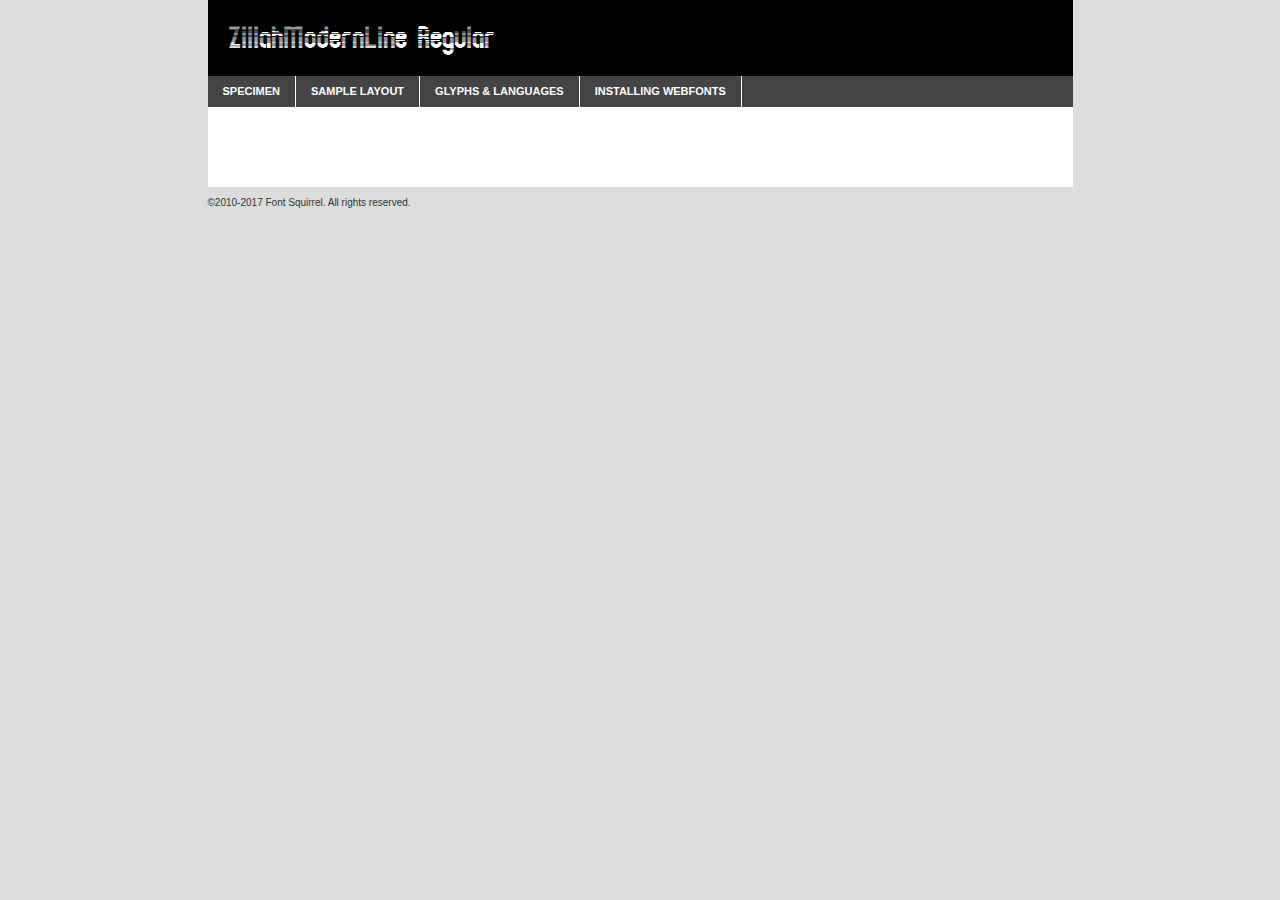
<file: fonts/webfontkit-20230224-014342/zillml__-demo.html>
<!DOCTYPE html PUBLIC "-//W3C//DTD XHTML 1.0 Transitional//EN"
        "http://www.w3.org/TR/xhtml1/DTD/xhtml1-transitional.dtd">

<html xmlns="http://www.w3.org/1999/xhtml" xml:lang="en" lang="en">
<head>
    <meta http-equiv="Content-Type" content="text/html; charset=utf-8"/>
    <script src="http://ajax.googleapis.com/ajax/libs/jquery/1.7.2/jquery.min.js" type="text/javascript" charset="utf-8"></script>
    <script type="text/javascript">
		(function($) {
			$.fn.easyTabs = function(option) {
				var param = jQuery.extend({ fadeSpeed: 'fast', defaultContent: 1, activeClass: 'active' }, option);
				$(this).each(function() {
					var thisId = '#' + this.id;
					if ( param.defaultContent == '' )
					{
						param.defaultContent = 1;
					}
					if ( typeof param.defaultContent == 'number' )
					{
						var defaultTab = $(thisId + ' .tabs li:eq(' + (param.defaultContent - 1) + ') a').attr('href').substr(1);
					}
					else
					{
						var defaultTab = param.defaultContent;
					}
					$(thisId + ' .tabs li a').each(function() {
						var tabToHide = $(this).attr('href').substr(1);
						$('#' + tabToHide).addClass('easytabs-tab-content');
					});
					hideAll();
					changeContent(defaultTab);

					function hideAll() {$(thisId + ' .easytabs-tab-content').hide();}

					function changeContent(tabId)
					{
						hideAll();
						$(thisId + ' .tabs li').removeClass(param.activeClass);
						$(thisId + ' .tabs li a[href=#' + tabId + ']').closest('li').addClass(param.activeClass);
						if ( param.fadeSpeed != 'none' )
						{
							$(thisId + ' #' + tabId).fadeIn(param.fadeSpeed);
						}
						else
						{
							$(thisId + ' #' + tabId).show();
						}
					}

					$(thisId + ' .tabs li').click(function() {
						var tabId = $(this).find('a').attr('href').substr(1);
						changeContent(tabId);
						return false;
					});
				});
			}
		})(jQuery);
    </script>
    <link rel="stylesheet" href="specimen_files/specimen_stylesheet.css" type="text/css" charset="utf-8"/>
    <link rel="stylesheet" href="stylesheet.css" type="text/css" charset="utf-8"/>

    <style type="text/css">
        		body {
			font-family: 'zillahmodernlineregular';
        		}

            </style>

    <title>ZillahModernLine Regular Specimen</title>


    <script type="text/javascript" charset="utf-8">
		$(document).ready(function() {
			$('#container').easyTabs({ defaultContent: 1 });
		});
    </script>
</head>

<body>
<div id="container">
    <div id="header">
		ZillahModernLine Regular    </div>
    <ul class="tabs">
        <li><a href="#specimen">Specimen</a></li>
        <li><a href="#layout">Sample Layout</a></li>
		        <li><a href="#glyphs">Glyphs &amp; Languages</a></li>
        <li><a href="#installing">Installing Webfonts</a></li>

    </ul>

    <div id="main_content">


        <div id="specimen">

            <div class="section">
                <div class="grid12 firstcol">
                    <div class="huge">AaBb</div>
                </div>
            </div>

            <div class="section">
                <div class="glyph_range">A&#x200B;B&#x200b;C&#x200b;D&#x200b;E&#x200b;F&#x200b;G&#x200b;H&#x200b;I&#x200b;J&#x200b;K&#x200b;L&#x200b;M&#x200b;N&#x200b;O&#x200b;P&#x200b;Q&#x200b;R&#x200b;S&#x200b;T&#x200b;U&#x200b;V&#x200b;W&#x200b;X&#x200b;Y&#x200b;Z&#x200b;a&#x200b;b&#x200b;c&#x200b;d&#x200b;e&#x200b;f&#x200b;g&#x200b;h&#x200b;i&#x200b;j&#x200b;k&#x200b;l&#x200b;m&#x200b;n&#x200b;o&#x200b;p&#x200b;q&#x200b;r&#x200b;s&#x200b;t&#x200b;u&#x200b;v&#x200b;w&#x200b;x&#x200b;y&#x200b;z&#x200b;1&#x200b;2&#x200b;3&#x200b;4&#x200b;5&#x200b;6&#x200b;7&#x200b;8&#x200b;9&#x200b;0&#x200b;&amp;&#x200b;.&#x200b;,&#x200b;?&#x200b;!&#x200b;&#64;&#x200b;(&#x200b;)&#x200b;#&#x200b;$&#x200b;%&#x200b;*&#x200b;+&#x200b;-&#x200b;=&#x200b;:&#x200b;;</div>
            </div>
            <div class="section">
                <div class="grid12 firstcol">
                    <table class="sample_table">
                        <tr>
                            <td>10</td>
                            <td class="size10">abcdefghijklmnopqrstuvwxyzABCDEFGHIJKLMNOPQRSTUVWXYZ0123456789abcdefghijklmnopqrstuvwxyzABCDEFGHIJKLMNOPQRSTUVWXYZ0123456789abcdefghijklmnopqrstuvwxyzABCDEFGHIJKLMNOPQRSTUVWXYZ</td>
                        </tr>
                        <tr>
                            <td>11</td>
                            <td class="size11">abcdefghijklmnopqrstuvwxyzABCDEFGHIJKLMNOPQRSTUVWXYZ0123456789abcdefghijklmnopqrstuvwxyzABCDEFGHIJKLMNOPQRSTUVWXYZ0123456789abcdefghijklmnopqrstuvwxyzABCDEFGHIJKLMNOPQRSTUVWXYZ</td>
                        </tr>
                        <tr>
                            <td>12</td>
                            <td class="size12">abcdefghijklmnopqrstuvwxyzABCDEFGHIJKLMNOPQRSTUVWXYZ0123456789abcdefghijklmnopqrstuvwxyzABCDEFGHIJKLMNOPQRSTUVWXYZ0123456789abcdefghijklmnopqrstuvwxyzABCDEFGHIJKLMNOPQRSTUVWXYZ</td>
                        </tr>
                        <tr>
                            <td>13</td>
                            <td class="size13">abcdefghijklmnopqrstuvwxyzABCDEFGHIJKLMNOPQRSTUVWXYZ0123456789abcdefghijklmnopqrstuvwxyzABCDEFGHIJKLMNOPQRSTUVWXYZ0123456789abcdefghijklmnopqrstuvwxyzABCDEFGHIJKLMNOPQRSTUVWXYZ</td>
                        </tr>
                        <tr>
                            <td>14</td>
                            <td class="size14">abcdefghijklmnopqrstuvwxyzABCDEFGHIJKLMNOPQRSTUVWXYZ0123456789abcdefghijklmnopqrstuvwxyzABCDEFGHIJKLMNOPQRSTUVWXYZ0123456789abcdefghijklmnopqrstuvwxyzABCDEFGHIJKLMNOPQRSTUVWXYZ</td>
                        </tr>
                        <tr>
                            <td>16</td>
                            <td class="size16">abcdefghijklmnopqrstuvwxyzABCDEFGHIJKLMNOPQRSTUVWXYZ0123456789abcdefghijklmnopqrstuvwxyzABCDEFGHIJKLMNOPQRSTUVWXYZ</td>
                        </tr>
                        <tr>
                            <td>18</td>
                            <td class="size18">abcdefghijklmnopqrstuvwxyzABCDEFGHIJKLMNOPQRSTUVWXYZ0123456789abcdefghijklmnopqrstuvwxyzABCDEFGHIJKLMNOPQRSTUVWXYZ</td>
                        </tr>
                        <tr>
                            <td>20</td>
                            <td class="size20">abcdefghijklmnopqrstuvwxyzABCDEFGHIJKLMNOPQRSTUVWXYZ0123456789abcdefghijklmnopqrstuvwxyzABCDEFGHIJKLMNOPQRSTUVWXYZ</td>
                        </tr>
                        <tr>
                            <td>24</td>
                            <td class="size24">abcdefghijklmnopqrstuvwxyzABCDEFGHIJKLMNOPQRSTUVWXYZ0123456789abcdefghijklmnopqrstuvwxyzABCDEFGHIJKLMNOPQRSTUVWXYZ</td>
                        </tr>
                        <tr>
                            <td>30</td>
                            <td class="size30">abcdefghijklmnopqrstuvwxyzABCDEFGHIJKLMNOPQRSTUVWXYZ0123456789abcdefghijklmnopqrstuvwxyzABCDEFGHIJKLMNOPQRSTUVWXYZ</td>
                        </tr>
                        <tr>
                            <td>36</td>
                            <td class="size36">abcdefghijklmnopqrstuvwxyzABCDEFGHIJKLMNOPQRSTUVWXYZ0123456789abcdefghijklmnopqrstuvwxyzABCDEFGHIJKLMNOPQRSTUVWXYZ</td>
                        </tr>
                        <tr>
                            <td>48</td>
                            <td class="size48">abcdefghijklmnopqrstuvwxyzABCDEFGHIJKLMNOPQRSTUVWXYZ0123456789abcdefghijklmnopqrstuvwxyzABCDEFGHIJKLMNOPQRSTUVWXYZ</td>
                        </tr>
                        <tr>
                            <td>60</td>
                            <td class="size60">abcdefghijklmnopqrstuvwxyzABCDEFGHIJKLMNOPQRSTUVWXYZ0123456789abcdefghijklmnopqrstuvwxyzABCDEFGHIJKLMNOPQRSTUVWXYZ</td>
                        </tr>
                        <tr>
                            <td>72</td>
                            <td class="size72">abcdefghijklmnopqrstuvwxyzABCDEFGHIJKLMNOPQRSTUVWXYZ0123456789abcdefghijklmnopqrstuvwxyzABCDEFGHIJKLMNOPQRSTUVWXYZ</td>
                        </tr>
                        <tr>
                            <td>90</td>
                            <td class="size90">abcdefghijklmnopqrstuvwxyzABCDEFGHIJKLMNOPQRSTUVWXYZ0123456789abcdefghijklmnopqrstuvwxyzABCDEFGHIJKLMNOPQRSTUVWXYZ</td>
                        </tr>
                    </table>

                </div>

            </div>


            <div class="section" id="bodycomparison">


                <div id="xheight">
                    <div class="fontbody">&#x25FC;&#x25FC;&#x25FC;&#x25FC;&#x25FC;&#x25FC;&#x25FC;&#x25FC;&#x25FC;&#x25FC;&#x25FC;&#x25FC;&#x25FC;&#x25FC;&#x25FC;&#x25FC;&#x25FC;&#x25FC;&#x25FC;&#x25FC;&#x25FC;&#x25FC;&#x25FC;&#x25FC;&#x25FC;&#x25FC;&#x25FC;&#x25FC;&#x25FC;&#x25FC;&#x25FC;&#x25FC;&#x25FC;&#x25FC;&#x25FC;&#x25FC;&#x25FC;&#x25FC;&#x25FC;&#x25FC;&#x25FC;&#x25FC;&#x25FC;&#x25FC;&#x25FC;&#x25FC;&#x25FC;&#x25FC;&#x25FC;&#x25FC;&#x25FC;&#x25FC;&#x25FC;&#x25FC;&#x25FC;&#x25FC;&#x25FC;&#x25FC;&#x25FC;&#x25FC;&#x25FC;&#x25FC;&#x25FC;&#x25FC;&#x25FC;&#x25FC;&#x25FC;&#x25FC;&#x25FC;&#x25FC;&#x25FC;&#x25FC;&#x25FC;&#x25FC;&#x25FC;&#x25FC;&#x25FC;&#x25FC;&#x25FC;&#x25FC;&#x25FC;&#x25FC;&#x25FC;&#x25FC;&#x25FC;&#x25FC;&#x25FC;&#x25FC;&#x25FC;&#x25FC;&#x25FC;&#x25FC;&#x25FC;&#x25FC;&#x25FC;&#x25FC;&#x25FC;&#x25FC;&#x25FC;body</div>
                    <div class="arialbody">body</div>
                    <div class="verdanabody">body</div>
                    <div class="georgiabody">body</div>
                </div>
                <div class="fontbody" style="z-index:1">
                    body<span>ZillahModernLine Regular</span>
                </div>
                <div class="arialbody" style="z-index:1">
                    body<span>Arial</span>
                </div>
                <div class="verdanabody" style="z-index:1">
                    body<span>Verdana</span>
                </div>
                <div class="georgiabody" style="z-index:1">
                    body<span>Georgia</span>
                </div>


            </div>


            <div class="section psample psample_row1" id="">

                <div class="grid2 firstcol">
                    <p class="size10"><span>10.</span>Aenean lacinia bibendum nulla sed consectetur. Fusce dapibus, tellus ac cursus commodo, tortor mauris condimentum nibh, ut fermentum massa justo sit amet risus. Nullam id dolor id nibh ultricies vehicula ut id elit. Cum sociis natoque penatibus et magnis dis parturient montes, nascetur ridiculus mus. Nulla vitae elit libero, a pharetra augue.</p>

                </div>
                <div class="grid3">
                    <p class="size11"><span>11.</span>Aenean lacinia bibendum nulla sed consectetur. Fusce dapibus, tellus ac cursus commodo, tortor mauris condimentum nibh, ut fermentum massa justo sit amet risus. Nullam id dolor id nibh ultricies vehicula ut id elit. Cum sociis natoque penatibus et magnis dis parturient montes, nascetur ridiculus mus. Nulla vitae elit libero, a pharetra augue.</p>

                </div>
                <div class="grid3">
                    <p class="size12"><span>12.</span>Aenean lacinia bibendum nulla sed consectetur. Fusce dapibus, tellus ac cursus commodo, tortor mauris condimentum nibh, ut fermentum massa justo sit amet risus. Nullam id dolor id nibh ultricies vehicula ut id elit. Cum sociis natoque penatibus et magnis dis parturient montes, nascetur ridiculus mus. Nulla vitae elit libero, a pharetra augue.</p>

                </div>
                <div class="grid4">
                    <p class="size13"><span>13.</span>Aenean lacinia bibendum nulla sed consectetur. Fusce dapibus, tellus ac cursus commodo, tortor mauris condimentum nibh, ut fermentum massa justo sit amet risus. Nullam id dolor id nibh ultricies vehicula ut id elit. Cum sociis natoque penatibus et magnis dis parturient montes, nascetur ridiculus mus. Nulla vitae elit libero, a pharetra augue.</p>

                </div>
                <div class="white_blend"></div>

            </div>
            <div class="section psample psample_row2" id="">
                <div class="grid3 firstcol">
                    <p class="size14"><span>14.</span>Aenean lacinia bibendum nulla sed consectetur. Fusce dapibus, tellus ac cursus commodo, tortor mauris condimentum nibh, ut fermentum massa justo sit amet risus. Nullam id dolor id nibh ultricies vehicula ut id elit. Cum sociis natoque penatibus et magnis dis parturient montes, nascetur ridiculus mus. Nulla vitae elit libero, a pharetra augue.</p>

                </div>
                <div class="grid4">
                    <p class="size16"><span>16.</span>Aenean lacinia bibendum nulla sed consectetur. Fusce dapibus, tellus ac cursus commodo, tortor mauris condimentum nibh, ut fermentum massa justo sit amet risus. Nullam id dolor id nibh ultricies vehicula ut id elit. Cum sociis natoque penatibus et magnis dis parturient montes, nascetur ridiculus mus. Nulla vitae elit libero, a pharetra augue.</p>

                </div>
                <div class="grid5">
                    <p class="size18"><span>18.</span>Aenean lacinia bibendum nulla sed consectetur. Fusce dapibus, tellus ac cursus commodo, tortor mauris condimentum nibh, ut fermentum massa justo sit amet risus. Nullam id dolor id nibh ultricies vehicula ut id elit. Cum sociis natoque penatibus et magnis dis parturient montes, nascetur ridiculus mus. Nulla vitae elit libero, a pharetra augue.</p>

                </div>

                <div class="white_blend"></div>

            </div>

            <div class="section psample psample_row3" id="">
                <div class="grid5 firstcol">
                    <p class="size20"><span>20.</span>Aenean lacinia bibendum nulla sed consectetur. Fusce dapibus, tellus ac cursus commodo, tortor mauris condimentum nibh, ut fermentum massa justo sit amet risus. Nullam id dolor id nibh ultricies vehicula ut id elit. Cum sociis natoque penatibus et magnis dis parturient montes, nascetur ridiculus mus. Nulla vitae elit libero, a pharetra augue.</p>
                </div>
                <div class="grid7">
                    <p class="size24"><span>24.</span>Aenean lacinia bibendum nulla sed consectetur. Fusce dapibus, tellus ac cursus commodo, tortor mauris condimentum nibh, ut fermentum massa justo sit amet risus. Nullam id dolor id nibh ultricies vehicula ut id elit. Cum sociis natoque penatibus et magnis dis parturient montes, nascetur ridiculus mus. Nulla vitae elit libero, a pharetra augue.</p>
                </div>

                <div class="white_blend"></div>

            </div>

            <div class="section psample psample_row4" id="">
                <div class="grid12 firstcol">
                    <p class="size30"><span>30.</span>Aenean lacinia bibendum nulla sed consectetur. Fusce dapibus, tellus ac cursus commodo, tortor mauris condimentum nibh, ut fermentum massa justo sit amet risus. Nullam id dolor id nibh ultricies vehicula ut id elit. Cum sociis natoque penatibus et magnis dis parturient montes, nascetur ridiculus mus. Nulla vitae elit libero, a pharetra augue.</p>
                </div>
                <div class="white_blend"></div>

            </div>


            <div class="section psample psample_row1 fullreverse">
                <div class="grid2 firstcol">
                    <p class="size10"><span>10.</span>Aenean lacinia bibendum nulla sed consectetur. Fusce dapibus, tellus ac cursus commodo, tortor mauris condimentum nibh, ut fermentum massa justo sit amet risus. Nullam id dolor id nibh ultricies vehicula ut id elit. Cum sociis natoque penatibus et magnis dis parturient montes, nascetur ridiculus mus. Nulla vitae elit libero, a pharetra augue.</p>

                </div>
                <div class="grid3">
                    <p class="size11"><span>11.</span>Aenean lacinia bibendum nulla sed consectetur. Fusce dapibus, tellus ac cursus commodo, tortor mauris condimentum nibh, ut fermentum massa justo sit amet risus. Nullam id dolor id nibh ultricies vehicula ut id elit. Cum sociis natoque penatibus et magnis dis parturient montes, nascetur ridiculus mus. Nulla vitae elit libero, a pharetra augue.</p>

                </div>
                <div class="grid3">
                    <p class="size12"><span>12.</span>Aenean lacinia bibendum nulla sed consectetur. Fusce dapibus, tellus ac cursus commodo, tortor mauris condimentum nibh, ut fermentum massa justo sit amet risus. Nullam id dolor id nibh ultricies vehicula ut id elit. Cum sociis natoque penatibus et magnis dis parturient montes, nascetur ridiculus mus. Nulla vitae elit libero, a pharetra augue.</p>

                </div>
                <div class="grid4">
                    <p class="size13"><span>13.</span>Aenean lacinia bibendum nulla sed consectetur. Fusce dapibus, tellus ac cursus commodo, tortor mauris condimentum nibh, ut fermentum massa justo sit amet risus. Nullam id dolor id nibh ultricies vehicula ut id elit. Cum sociis natoque penatibus et magnis dis parturient montes, nascetur ridiculus mus. Nulla vitae elit libero, a pharetra augue.</p>

                </div>
                <div class="black_blend"></div>

            </div>

            <div class="section psample psample_row2 fullreverse">
                <div class="grid3 firstcol">
                    <p class="size14"><span>14.</span>Aenean lacinia bibendum nulla sed consectetur. Fusce dapibus, tellus ac cursus commodo, tortor mauris condimentum nibh, ut fermentum massa justo sit amet risus. Nullam id dolor id nibh ultricies vehicula ut id elit. Cum sociis natoque penatibus et magnis dis parturient montes, nascetur ridiculus mus. Nulla vitae elit libero, a pharetra augue.</p>

                </div>
                <div class="grid4">
                    <p class="size16"><span>16.</span>Aenean lacinia bibendum nulla sed consectetur. Fusce dapibus, tellus ac cursus commodo, tortor mauris condimentum nibh, ut fermentum massa justo sit amet risus. Nullam id dolor id nibh ultricies vehicula ut id elit. Cum sociis natoque penatibus et magnis dis parturient montes, nascetur ridiculus mus. Nulla vitae elit libero, a pharetra augue.</p>

                </div>
                <div class="grid5">
                    <p class="size18"><span>18.</span>Aenean lacinia bibendum nulla sed consectetur. Fusce dapibus, tellus ac cursus commodo, tortor mauris condimentum nibh, ut fermentum massa justo sit amet risus. Nullam id dolor id nibh ultricies vehicula ut id elit. Cum sociis natoque penatibus et magnis dis parturient montes, nascetur ridiculus mus. Nulla vitae elit libero, a pharetra augue.</p>

                </div>
                <div class="black_blend"></div>

            </div>

            <div class="section psample fullreverse psample_row3" id="">
                <div class="grid5 firstcol">
                    <p class="size20"><span>20.</span>Aenean lacinia bibendum nulla sed consectetur. Fusce dapibus, tellus ac cursus commodo, tortor mauris condimentum nibh, ut fermentum massa justo sit amet risus. Nullam id dolor id nibh ultricies vehicula ut id elit. Cum sociis natoque penatibus et magnis dis parturient montes, nascetur ridiculus mus. Nulla vitae elit libero, a pharetra augue.</p>
                </div>
                <div class="grid7">
                    <p class="size24"><span>24.</span>Aenean lacinia bibendum nulla sed consectetur. Fusce dapibus, tellus ac cursus commodo, tortor mauris condimentum nibh, ut fermentum massa justo sit amet risus. Nullam id dolor id nibh ultricies vehicula ut id elit. Cum sociis natoque penatibus et magnis dis parturient montes, nascetur ridiculus mus. Nulla vitae elit libero, a pharetra augue.</p>
                </div>

                <div class="black_blend"></div>

            </div>

            <div class="section psample fullreverse psample_row4" id="" style="border-bottom: 20px #000 solid;">
                <div class="grid12 firstcol">
                    <p class="size30"><span>30.</span>Aenean lacinia bibendum nulla sed consectetur. Fusce dapibus, tellus ac cursus commodo, tortor mauris condimentum nibh, ut fermentum massa justo sit amet risus. Nullam id dolor id nibh ultricies vehicula ut id elit. Cum sociis natoque penatibus et magnis dis parturient montes, nascetur ridiculus mus. Nulla vitae elit libero, a pharetra augue.</p>
                </div>
                <div class="black_blend"></div>

            </div>


        </div>

        <div id="layout">

            <div class="section">

                <div class="grid12 firstcol">
                    <h1>Lorem Ipsum Dolor</h1>
                    <h2>Etiam porta sem malesuada magna mollis euismod</h2>

                    <p class="byline">By <a href="#link">Aenean Lacinia</a></p>
                </div>
            </div>
            <div class="section">
                <div class="grid8 firstcol">
                    <p class="large">Donec sed odio dui. Morbi leo risus, porta ac consectetur ac, vestibulum at eros. Fusce dapibus, tellus ac cursus commodo, tortor mauris condimentum nibh, ut fermentum massa justo sit amet risus. </p>


                    <h3>Pellentesque ornare sem</h3>

                    <p>Maecenas sed diam eget risus varius blandit sit amet non magna. Maecenas faucibus mollis interdum. Donec ullamcorper nulla non metus auctor fringilla. Nullam id dolor id nibh ultricies vehicula ut id elit. Nullam id dolor id nibh ultricies vehicula ut id elit. </p>

                    <p>Aenean eu leo quam. Pellentesque ornare sem lacinia quam venenatis vestibulum. Lorem ipsum dolor sit amet, consectetur adipiscing elit. Cum sociis natoque penatibus et magnis dis parturient montes, nascetur ridiculus mus. </p>

                    <p>Nulla vitae elit libero, a pharetra augue. Praesent commodo cursus magna, vel scelerisque nisl consectetur et. Aenean lacinia bibendum nulla sed consectetur. </p>

                    <p>Nullam quis risus eget urna mollis ornare vel eu leo. Nullam quis risus eget urna mollis ornare vel eu leo. Maecenas sed diam eget risus varius blandit sit amet non magna. Donec ullamcorper nulla non metus auctor fringilla. </p>

                    <h3>Cras mattis consectetur</h3>

                    <p>Aenean eu leo quam. Pellentesque ornare sem lacinia quam venenatis vestibulum. Aenean lacinia bibendum nulla sed consectetur. Integer posuere erat a ante venenatis dapibus posuere velit aliquet. Cras mattis consectetur purus sit amet fermentum. </p>

                    <p>Nullam id dolor id nibh ultricies vehicula ut id elit. Nullam quis risus eget urna mollis ornare vel eu leo. Cras mattis consectetur purus sit amet fermentum.</p>
                </div>

                <div class="grid4 sidebar">

                    <div class="box reverse">
                        <p class="last">Nullam quis risus eget urna mollis ornare vel eu leo. Donec ullamcorper nulla non metus auctor fringilla. Cras mattis consectetur purus sit amet fermentum. Sed posuere consectetur est at lobortis. Lorem ipsum dolor sit amet, consectetur adipiscing elit. </p>
                    </div>

                    <p class="caption">Maecenas sed diam eget risus varius.</p>

                    <p>Vestibulum id ligula porta felis euismod semper. Integer posuere erat a ante venenatis dapibus posuere velit aliquet. Vestibulum id ligula porta felis euismod semper. Sed posuere consectetur est at lobortis. Maecenas sed diam eget risus varius blandit sit amet non magna. Fusce dapibus, tellus ac cursus commodo, tortor mauris condimentum nibh, ut fermentum massa justo sit amet risus. </p>


                    <p>Duis mollis, est non commodo luctus, nisi erat porttitor ligula, eget lacinia odio sem nec elit. Aenean lacinia bibendum nulla sed consectetur. Vivamus sagittis lacus vel augue laoreet rutrum faucibus dolor auctor. Aenean lacinia bibendum nulla sed consectetur. Nullam quis risus eget urna mollis ornare vel eu leo. </p>

                    <p>Praesent commodo cursus magna, vel scelerisque nisl consectetur et. Donec ullamcorper nulla non metus auctor fringilla. Maecenas faucibus mollis interdum. Fusce dapibus, tellus ac cursus commodo, tortor mauris condimentum nibh, ut fermentum massa justo sit amet risus. </p>

                </div>
            </div>

        </div>


		

        <div id="glyphs">
            <div class="section">
                <div class="grid12 firstcol">

                    <h1>Language Support</h1>
                    <p>The subset of ZillahModernLine Regular in this kit supports the following languages:<br/>

						Albanian, Basque, Breton, Chamorro, Danish, Dutch, English, Faroese, Finnish, French, Frisian, Galician, German, Icelandic, Italian, Malagasy, Norwegian, Portuguese, Spanish, Alsatian, Aragonese, Arapaho, Arrernte, Asturian, Aymara, Bislama, Cebuano, Corsican, Fijian, French_creole, Genoese, Gilbertese, Greenlandic, Haitian_creole, Hiligaynon, Hmong, Hopi, Ibanag, Iloko_ilokano, Indonesian, Interglossa_glosa, Interlingua, Irish_gaelic, Jerriais, Lojban, Lombard, Luxembourgeois, Manx, Mohawk, Norfolk_pitcairnese, Occitan, Oromo, Pangasinan, Papiamento, Piedmontese, Potawatomi, Rhaeto-romance, Romansh, Rotokas, Sami_lule, Samoan, Sardinian, Scots_gaelic, Seychelles_creole, Shona, Sicilian, Somali, Southern_ndebele, Swahili, Swati_swazi, Tagalog_filipino_pilipino, Tetum, Tok_pisin, Uyghur_latinized, Volapuk, Walloon, Warlpiri, Xhosa, Yapese, Zulu, Latinbasic, Ubasic, Demo                    </p>
                    <h1>Glyph Chart</h1>
                    <p>The subset of ZillahModernLine Regular in this kit includes all the glyphs listed below. Unicode entities are included above each glyph to help you insert individual characters into your layout.</p>
                    <div id="glyph_chart">

																				                                <div><p>&amp;#13;</p>&#13;</div>
																				                                <div><p>&amp;#32;</p>&#32;</div>
																				                                <div><p>&amp;#33;</p>&#33;</div>
																				                                <div><p>&amp;#34;</p>&#34;</div>
																				                                <div><p>&amp;#35;</p>&#35;</div>
																				                                <div><p>&amp;#36;</p>&#36;</div>
																				                                <div><p>&amp;#37;</p>&#37;</div>
																				                                <div><p>&amp;#38;</p>&#38;</div>
																				                                <div><p>&amp;#39;</p>&#39;</div>
																				                                <div><p>&amp;#40;</p>&#40;</div>
																				                                <div><p>&amp;#41;</p>&#41;</div>
																				                                <div><p>&amp;#42;</p>&#42;</div>
																				                                <div><p>&amp;#43;</p>&#43;</div>
																				                                <div><p>&amp;#44;</p>&#44;</div>
																				                                <div><p>&amp;#45;</p>&#45;</div>
																				                                <div><p>&amp;#46;</p>&#46;</div>
																				                                <div><p>&amp;#47;</p>&#47;</div>
																				                                <div><p>&amp;#48;</p>&#48;</div>
																				                                <div><p>&amp;#49;</p>&#49;</div>
																				                                <div><p>&amp;#50;</p>&#50;</div>
																				                                <div><p>&amp;#51;</p>&#51;</div>
																				                                <div><p>&amp;#52;</p>&#52;</div>
																				                                <div><p>&amp;#53;</p>&#53;</div>
																				                                <div><p>&amp;#54;</p>&#54;</div>
																				                                <div><p>&amp;#55;</p>&#55;</div>
																				                                <div><p>&amp;#56;</p>&#56;</div>
																				                                <div><p>&amp;#57;</p>&#57;</div>
																				                                <div><p>&amp;#58;</p>&#58;</div>
																				                                <div><p>&amp;#59;</p>&#59;</div>
																				                                <div><p>&amp;#60;</p>&#60;</div>
																				                                <div><p>&amp;#61;</p>&#61;</div>
																				                                <div><p>&amp;#62;</p>&#62;</div>
																				                                <div><p>&amp;#63;</p>&#63;</div>
																				                                <div><p>&amp;#64;</p>&#64;</div>
																				                                <div><p>&amp;#65;</p>&#65;</div>
																				                                <div><p>&amp;#66;</p>&#66;</div>
																				                                <div><p>&amp;#67;</p>&#67;</div>
																				                                <div><p>&amp;#68;</p>&#68;</div>
																				                                <div><p>&amp;#69;</p>&#69;</div>
																				                                <div><p>&amp;#70;</p>&#70;</div>
																				                                <div><p>&amp;#71;</p>&#71;</div>
																				                                <div><p>&amp;#72;</p>&#72;</div>
																				                                <div><p>&amp;#73;</p>&#73;</div>
																				                                <div><p>&amp;#74;</p>&#74;</div>
																				                                <div><p>&amp;#75;</p>&#75;</div>
																				                                <div><p>&amp;#76;</p>&#76;</div>
																				                                <div><p>&amp;#77;</p>&#77;</div>
																				                                <div><p>&amp;#78;</p>&#78;</div>
																				                                <div><p>&amp;#79;</p>&#79;</div>
																				                                <div><p>&amp;#80;</p>&#80;</div>
																				                                <div><p>&amp;#81;</p>&#81;</div>
																				                                <div><p>&amp;#82;</p>&#82;</div>
																				                                <div><p>&amp;#83;</p>&#83;</div>
																				                                <div><p>&amp;#84;</p>&#84;</div>
																				                                <div><p>&amp;#85;</p>&#85;</div>
																				                                <div><p>&amp;#86;</p>&#86;</div>
																				                                <div><p>&amp;#87;</p>&#87;</div>
																				                                <div><p>&amp;#88;</p>&#88;</div>
																				                                <div><p>&amp;#89;</p>&#89;</div>
																				                                <div><p>&amp;#90;</p>&#90;</div>
																				                                <div><p>&amp;#91;</p>&#91;</div>
																				                                <div><p>&amp;#92;</p>&#92;</div>
																				                                <div><p>&amp;#93;</p>&#93;</div>
																				                                <div><p>&amp;#94;</p>&#94;</div>
																				                                <div><p>&amp;#95;</p>&#95;</div>
																				                                <div><p>&amp;#96;</p>&#96;</div>
																				                                <div><p>&amp;#97;</p>&#97;</div>
																				                                <div><p>&amp;#98;</p>&#98;</div>
																				                                <div><p>&amp;#99;</p>&#99;</div>
																				                                <div><p>&amp;#100;</p>&#100;</div>
																				                                <div><p>&amp;#101;</p>&#101;</div>
																				                                <div><p>&amp;#102;</p>&#102;</div>
																				                                <div><p>&amp;#103;</p>&#103;</div>
																				                                <div><p>&amp;#104;</p>&#104;</div>
																				                                <div><p>&amp;#105;</p>&#105;</div>
																				                                <div><p>&amp;#106;</p>&#106;</div>
																				                                <div><p>&amp;#107;</p>&#107;</div>
																				                                <div><p>&amp;#108;</p>&#108;</div>
																				                                <div><p>&amp;#109;</p>&#109;</div>
																				                                <div><p>&amp;#110;</p>&#110;</div>
																				                                <div><p>&amp;#111;</p>&#111;</div>
																				                                <div><p>&amp;#112;</p>&#112;</div>
																				                                <div><p>&amp;#113;</p>&#113;</div>
																				                                <div><p>&amp;#114;</p>&#114;</div>
																				                                <div><p>&amp;#115;</p>&#115;</div>
																				                                <div><p>&amp;#116;</p>&#116;</div>
																				                                <div><p>&amp;#117;</p>&#117;</div>
																				                                <div><p>&amp;#118;</p>&#118;</div>
																				                                <div><p>&amp;#119;</p>&#119;</div>
																				                                <div><p>&amp;#120;</p>&#120;</div>
																				                                <div><p>&amp;#121;</p>&#121;</div>
																				                                <div><p>&amp;#122;</p>&#122;</div>
																				                                <div><p>&amp;#123;</p>&#123;</div>
																				                                <div><p>&amp;#124;</p>&#124;</div>
																				                                <div><p>&amp;#125;</p>&#125;</div>
																				                                <div><p>&amp;#126;</p>&#126;</div>
																				                                <div><p>&amp;#160;</p>&#160;</div>
																				                                <div><p>&amp;#161;</p>&#161;</div>
																				                                <div><p>&amp;#162;</p>&#162;</div>
																				                                <div><p>&amp;#163;</p>&#163;</div>
																				                                <div><p>&amp;#164;</p>&#164;</div>
																				                                <div><p>&amp;#165;</p>&#165;</div>
																				                                <div><p>&amp;#166;</p>&#166;</div>
																				                                <div><p>&amp;#167;</p>&#167;</div>
																				                                <div><p>&amp;#168;</p>&#168;</div>
																				                                <div><p>&amp;#169;</p>&#169;</div>
																				                                <div><p>&amp;#170;</p>&#170;</div>
																				                                <div><p>&amp;#171;</p>&#171;</div>
																				                                <div><p>&amp;#172;</p>&#172;</div>
																				                                <div><p>&amp;#173;</p>&#173;</div>
																				                                <div><p>&amp;#174;</p>&#174;</div>
																				                                <div><p>&amp;#175;</p>&#175;</div>
																				                                <div><p>&amp;#176;</p>&#176;</div>
																				                                <div><p>&amp;#177;</p>&#177;</div>
																				                                <div><p>&amp;#178;</p>&#178;</div>
																				                                <div><p>&amp;#179;</p>&#179;</div>
																				                                <div><p>&amp;#180;</p>&#180;</div>
																				                                <div><p>&amp;#181;</p>&#181;</div>
																				                                <div><p>&amp;#182;</p>&#182;</div>
																				                                <div><p>&amp;#183;</p>&#183;</div>
																				                                <div><p>&amp;#184;</p>&#184;</div>
																				                                <div><p>&amp;#185;</p>&#185;</div>
																				                                <div><p>&amp;#186;</p>&#186;</div>
																				                                <div><p>&amp;#187;</p>&#187;</div>
																				                                <div><p>&amp;#188;</p>&#188;</div>
																				                                <div><p>&amp;#189;</p>&#189;</div>
																				                                <div><p>&amp;#190;</p>&#190;</div>
																				                                <div><p>&amp;#191;</p>&#191;</div>
																				                                <div><p>&amp;#192;</p>&#192;</div>
																				                                <div><p>&amp;#193;</p>&#193;</div>
																				                                <div><p>&amp;#194;</p>&#194;</div>
																				                                <div><p>&amp;#195;</p>&#195;</div>
																				                                <div><p>&amp;#196;</p>&#196;</div>
																				                                <div><p>&amp;#197;</p>&#197;</div>
																				                                <div><p>&amp;#198;</p>&#198;</div>
																				                                <div><p>&amp;#199;</p>&#199;</div>
																				                                <div><p>&amp;#200;</p>&#200;</div>
																				                                <div><p>&amp;#201;</p>&#201;</div>
																				                                <div><p>&amp;#202;</p>&#202;</div>
																				                                <div><p>&amp;#203;</p>&#203;</div>
																				                                <div><p>&amp;#204;</p>&#204;</div>
																				                                <div><p>&amp;#205;</p>&#205;</div>
																				                                <div><p>&amp;#206;</p>&#206;</div>
																				                                <div><p>&amp;#207;</p>&#207;</div>
																				                                <div><p>&amp;#208;</p>&#208;</div>
																				                                <div><p>&amp;#209;</p>&#209;</div>
																				                                <div><p>&amp;#210;</p>&#210;</div>
																				                                <div><p>&amp;#211;</p>&#211;</div>
																				                                <div><p>&amp;#212;</p>&#212;</div>
																				                                <div><p>&amp;#213;</p>&#213;</div>
																				                                <div><p>&amp;#214;</p>&#214;</div>
																				                                <div><p>&amp;#215;</p>&#215;</div>
																				                                <div><p>&amp;#216;</p>&#216;</div>
																				                                <div><p>&amp;#217;</p>&#217;</div>
																				                                <div><p>&amp;#218;</p>&#218;</div>
																				                                <div><p>&amp;#219;</p>&#219;</div>
																				                                <div><p>&amp;#220;</p>&#220;</div>
																				                                <div><p>&amp;#221;</p>&#221;</div>
																				                                <div><p>&amp;#222;</p>&#222;</div>
																				                                <div><p>&amp;#223;</p>&#223;</div>
																				                                <div><p>&amp;#224;</p>&#224;</div>
																				                                <div><p>&amp;#225;</p>&#225;</div>
																				                                <div><p>&amp;#226;</p>&#226;</div>
																				                                <div><p>&amp;#227;</p>&#227;</div>
																				                                <div><p>&amp;#228;</p>&#228;</div>
																				                                <div><p>&amp;#229;</p>&#229;</div>
																				                                <div><p>&amp;#230;</p>&#230;</div>
																				                                <div><p>&amp;#231;</p>&#231;</div>
																				                                <div><p>&amp;#232;</p>&#232;</div>
																				                                <div><p>&amp;#233;</p>&#233;</div>
																				                                <div><p>&amp;#234;</p>&#234;</div>
																				                                <div><p>&amp;#235;</p>&#235;</div>
																				                                <div><p>&amp;#236;</p>&#236;</div>
																				                                <div><p>&amp;#237;</p>&#237;</div>
																				                                <div><p>&amp;#238;</p>&#238;</div>
																				                                <div><p>&amp;#239;</p>&#239;</div>
																				                                <div><p>&amp;#240;</p>&#240;</div>
																				                                <div><p>&amp;#241;</p>&#241;</div>
																				                                <div><p>&amp;#242;</p>&#242;</div>
																				                                <div><p>&amp;#243;</p>&#243;</div>
																				                                <div><p>&amp;#244;</p>&#244;</div>
																				                                <div><p>&amp;#245;</p>&#245;</div>
																				                                <div><p>&amp;#246;</p>&#246;</div>
																				                                <div><p>&amp;#247;</p>&#247;</div>
																				                                <div><p>&amp;#248;</p>&#248;</div>
																				                                <div><p>&amp;#249;</p>&#249;</div>
																				                                <div><p>&amp;#250;</p>&#250;</div>
																				                                <div><p>&amp;#251;</p>&#251;</div>
																				                                <div><p>&amp;#252;</p>&#252;</div>
																				                                <div><p>&amp;#253;</p>&#253;</div>
																				                                <div><p>&amp;#254;</p>&#254;</div>
																				                                <div><p>&amp;#255;</p>&#255;</div>
																				                                <div><p>&amp;#338;</p>&#338;</div>
																				                                <div><p>&amp;#339;</p>&#339;</div>
																				                                <div><p>&amp;#376;</p>&#376;</div>
																				                                <div><p>&amp;#710;</p>&#710;</div>
																				                                <div><p>&amp;#732;</p>&#732;</div>
																				                                <div><p>&amp;#8192;</p>&#8192;</div>
																				                                <div><p>&amp;#8193;</p>&#8193;</div>
																				                                <div><p>&amp;#8194;</p>&#8194;</div>
																				                                <div><p>&amp;#8195;</p>&#8195;</div>
																				                                <div><p>&amp;#8196;</p>&#8196;</div>
																				                                <div><p>&amp;#8197;</p>&#8197;</div>
																				                                <div><p>&amp;#8198;</p>&#8198;</div>
																				                                <div><p>&amp;#8199;</p>&#8199;</div>
																				                                <div><p>&amp;#8200;</p>&#8200;</div>
																				                                <div><p>&amp;#8201;</p>&#8201;</div>
																				                                <div><p>&amp;#8202;</p>&#8202;</div>
																				                                <div><p>&amp;#8208;</p>&#8208;</div>
																				                                <div><p>&amp;#8209;</p>&#8209;</div>
																				                                <div><p>&amp;#8210;</p>&#8210;</div>
																				                                <div><p>&amp;#8211;</p>&#8211;</div>
																				                                <div><p>&amp;#8212;</p>&#8212;</div>
																				                                <div><p>&amp;#8216;</p>&#8216;</div>
																				                                <div><p>&amp;#8217;</p>&#8217;</div>
																				                                <div><p>&amp;#8218;</p>&#8218;</div>
																				                                <div><p>&amp;#8220;</p>&#8220;</div>
																				                                <div><p>&amp;#8221;</p>&#8221;</div>
																				                                <div><p>&amp;#8222;</p>&#8222;</div>
																				                                <div><p>&amp;#8226;</p>&#8226;</div>
																				                                <div><p>&amp;#8230;</p>&#8230;</div>
																				                                <div><p>&amp;#8239;</p>&#8239;</div>
																				                                <div><p>&amp;#8249;</p>&#8249;</div>
																				                                <div><p>&amp;#8250;</p>&#8250;</div>
																				                                <div><p>&amp;#8287;</p>&#8287;</div>
																				                                <div><p>&amp;#8482;</p>&#8482;</div>
																				                                <div><p>&amp;#9724;</p>&#9724;</div>
																																													                    </div>
                </div>


            </div>
        </div>


        <div id="specs">

        </div>

        <div id="installing">
            <div class="section">
                <div class="grid7 firstcol">
                    <h1>Installing Webfonts</h1>

                    <p>Webfonts are supported by all major browser platforms but not all in the same way. There are currently four different font formats that must be included in order to target all browsers. This includes TTF, WOFF, EOT and SVG.</p>

                    <h2>1. Upload your webfonts</h2>
                    <p>You must upload your webfont kit to your website. They should be in or near the same directory as your CSS files.</p>

                    <h2>2. Include the webfont stylesheet</h2>
                    <p>A special CSS @font-face declaration helps the various browsers select the appropriate font it needs without causing you a bunch of headaches. Learn more about this syntax by reading the <a href="https://www.fontspring.com/blog/further-hardening-of-the-bulletproof-syntax">Fontspring blog post</a> about it. The code for it is as follows:</p>


                    <code>
                        @font-face{
                        font-family: 'MyWebFont';
                        src: url('WebFont.eot');
                        src: url('WebFont.eot?#iefix') format('embedded-opentype'),
                        url('WebFont.woff') format('woff'),
                        url('WebFont.ttf') format('truetype'),
                        url('WebFont.svg#webfont') format('svg');
                        }
                    </code>

                    <p>We've already gone ahead and generated the code for you. All you have to do is link to the stylesheet in your HTML, like this:</p>
                    <code>&lt;link rel=&quot;stylesheet&quot; href=&quot;stylesheet.css&quot; type=&quot;text/css&quot; charset=&quot;utf-8&quot; /&gt;</code>

                    <h2>3. Modify your own stylesheet</h2>
                    <p>To take advantage of your new fonts, you must tell your stylesheet to use them. Look at the original @font-face declaration above and find the property called "font-family." The name linked there will be what you use to reference the font. Prepend that webfont name to the font stack in the "font-family" property, inside the selector you want to change. For example:</p>
                    <code>p { font-family: 'WebFont', Arial, sans-serif; }</code>

                    <h2>4. Test</h2>
                    <p>Getting webfonts to work cross-browser <em>can</em> be tricky. Use the information in the sidebar to help you if you find that fonts aren't loading in a particular browser.</p>
                </div>

                <div class="grid5 sidebar">
                    <div class="box">
                        <h2>Troubleshooting<br/>Font-Face Problems</h2>
                        <p>Having trouble getting your webfonts to load in your new website? Here are some tips to sort out what might be the problem.</p>

                        <h3>Fonts not showing in any browser</h3>

                        <p>This sounds like you need to work on the plumbing. You either did not upload the fonts to the correct directory, or you did not link the fonts properly in the CSS. If you've confirmed that all this is correct and you still have a problem, take a look at your .htaccess file and see if requests are getting intercepted.</p>

                        <h3>Fonts not loading in iPhone or iPad</h3>

                        <p>The most common problem here is that you are serving the fonts from an IIS server. IIS refuses to serve files that have unknown MIME types. If that is the case, you must set the MIME type for SVG to "image/svg+xml" in the server settings. Follow these instructions from Microsoft if you need help.</p>

                        <h3>Fonts not loading in Firefox</h3>

                        <p>The primary reason for this failure? You are still using a version Firefox older than 3.5. So upgrade already! If that isn't it, then you are very likely serving fonts from a different domain. Firefox requires that all font assets be served from the same domain. Lastly it is possible that you need to add WOFF to your list of MIME types (if you are serving via IIS.)</p>

                        <h3>Fonts not loading in IE</h3>

                        <p>Are you looking at Internet Explorer on an actual Windows machine or are you cheating by using a service like Adobe BrowserLab? Many of these screenshot services do not render @font-face for IE. Best to test it on a real machine.</p>

                        <h3>Fonts not loading in IE9</h3>

                        <p>IE9, like Firefox, requires that fonts be served from the same domain as the website. Make sure that is the case.</p>
                    </div>
                </div>
            </div>

        </div>

    </div>
    <div id="footer">
        <p>&copy;2010-2017 Font Squirrel. All rights reserved.</p>
    </div>
</div>
</body>
</html>
</file>
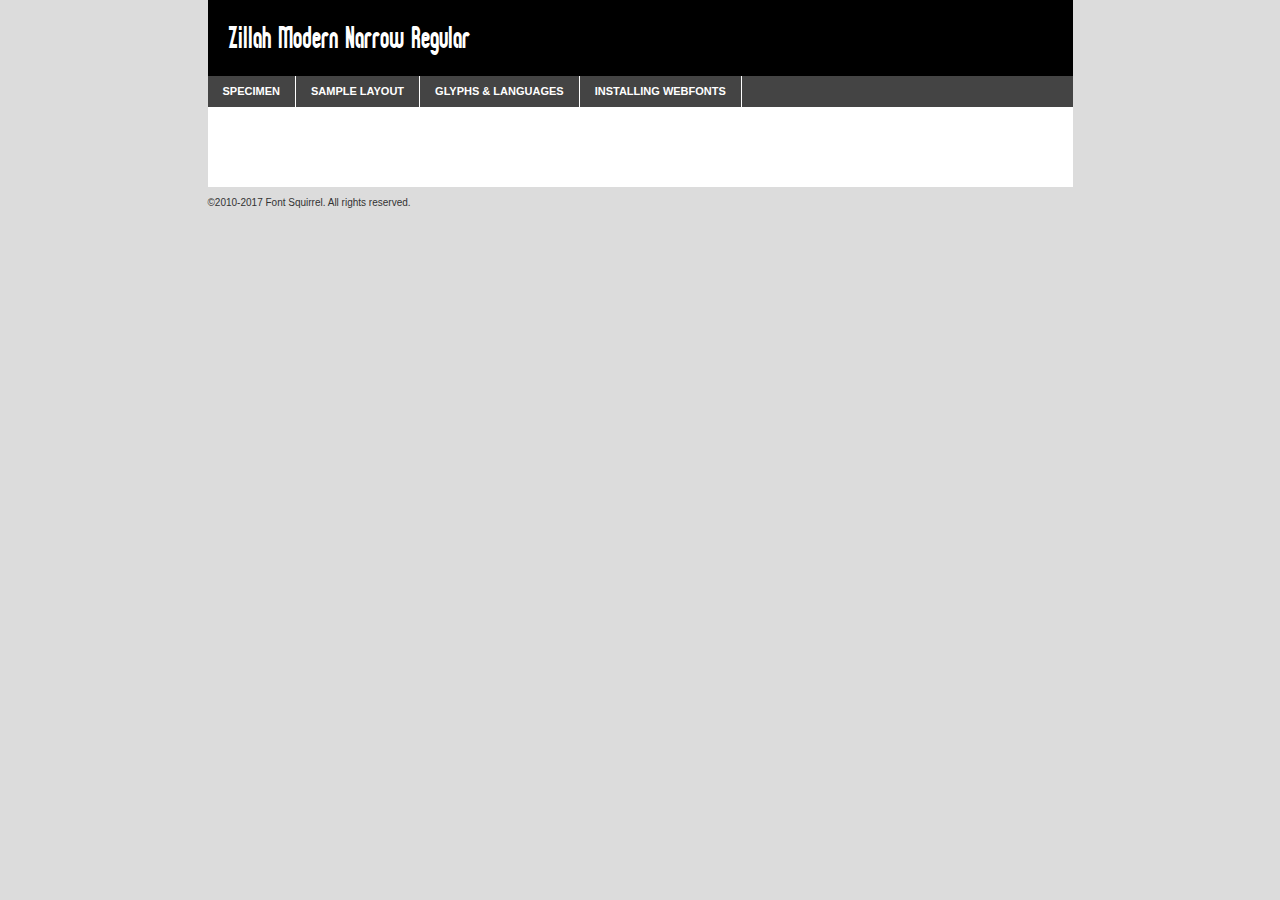
<file: fonts/webfontkit-20230224-014342/zillmn__-demo.html>
<!DOCTYPE html PUBLIC "-//W3C//DTD XHTML 1.0 Transitional//EN"
        "http://www.w3.org/TR/xhtml1/DTD/xhtml1-transitional.dtd">

<html xmlns="http://www.w3.org/1999/xhtml" xml:lang="en" lang="en">
<head>
    <meta http-equiv="Content-Type" content="text/html; charset=utf-8"/>
    <script src="http://ajax.googleapis.com/ajax/libs/jquery/1.7.2/jquery.min.js" type="text/javascript" charset="utf-8"></script>
    <script type="text/javascript">
		(function($) {
			$.fn.easyTabs = function(option) {
				var param = jQuery.extend({ fadeSpeed: 'fast', defaultContent: 1, activeClass: 'active' }, option);
				$(this).each(function() {
					var thisId = '#' + this.id;
					if ( param.defaultContent == '' )
					{
						param.defaultContent = 1;
					}
					if ( typeof param.defaultContent == 'number' )
					{
						var defaultTab = $(thisId + ' .tabs li:eq(' + (param.defaultContent - 1) + ') a').attr('href').substr(1);
					}
					else
					{
						var defaultTab = param.defaultContent;
					}
					$(thisId + ' .tabs li a').each(function() {
						var tabToHide = $(this).attr('href').substr(1);
						$('#' + tabToHide).addClass('easytabs-tab-content');
					});
					hideAll();
					changeContent(defaultTab);

					function hideAll() {$(thisId + ' .easytabs-tab-content').hide();}

					function changeContent(tabId)
					{
						hideAll();
						$(thisId + ' .tabs li').removeClass(param.activeClass);
						$(thisId + ' .tabs li a[href=#' + tabId + ']').closest('li').addClass(param.activeClass);
						if ( param.fadeSpeed != 'none' )
						{
							$(thisId + ' #' + tabId).fadeIn(param.fadeSpeed);
						}
						else
						{
							$(thisId + ' #' + tabId).show();
						}
					}

					$(thisId + ' .tabs li').click(function() {
						var tabId = $(this).find('a').attr('href').substr(1);
						changeContent(tabId);
						return false;
					});
				});
			}
		})(jQuery);
    </script>
    <link rel="stylesheet" href="specimen_files/specimen_stylesheet.css" type="text/css" charset="utf-8"/>
    <link rel="stylesheet" href="stylesheet.css" type="text/css" charset="utf-8"/>

    <style type="text/css">
        		body {
			font-family: 'zillah_modern_narrowregular';
        		}

            </style>

    <title>Zillah Modern Narrow Regular Specimen</title>


    <script type="text/javascript" charset="utf-8">
		$(document).ready(function() {
			$('#container').easyTabs({ defaultContent: 1 });
		});
    </script>
</head>

<body>
<div id="container">
    <div id="header">
		Zillah Modern Narrow Regular    </div>
    <ul class="tabs">
        <li><a href="#specimen">Specimen</a></li>
        <li><a href="#layout">Sample Layout</a></li>
		        <li><a href="#glyphs">Glyphs &amp; Languages</a></li>
        <li><a href="#installing">Installing Webfonts</a></li>

    </ul>

    <div id="main_content">


        <div id="specimen">

            <div class="section">
                <div class="grid12 firstcol">
                    <div class="huge">AaBb</div>
                </div>
            </div>

            <div class="section">
                <div class="glyph_range">A&#x200B;B&#x200b;C&#x200b;D&#x200b;E&#x200b;F&#x200b;G&#x200b;H&#x200b;I&#x200b;J&#x200b;K&#x200b;L&#x200b;M&#x200b;N&#x200b;O&#x200b;P&#x200b;Q&#x200b;R&#x200b;S&#x200b;T&#x200b;U&#x200b;V&#x200b;W&#x200b;X&#x200b;Y&#x200b;Z&#x200b;a&#x200b;b&#x200b;c&#x200b;d&#x200b;e&#x200b;f&#x200b;g&#x200b;h&#x200b;i&#x200b;j&#x200b;k&#x200b;l&#x200b;m&#x200b;n&#x200b;o&#x200b;p&#x200b;q&#x200b;r&#x200b;s&#x200b;t&#x200b;u&#x200b;v&#x200b;w&#x200b;x&#x200b;y&#x200b;z&#x200b;1&#x200b;2&#x200b;3&#x200b;4&#x200b;5&#x200b;6&#x200b;7&#x200b;8&#x200b;9&#x200b;0&#x200b;&amp;&#x200b;.&#x200b;,&#x200b;?&#x200b;!&#x200b;&#64;&#x200b;(&#x200b;)&#x200b;#&#x200b;$&#x200b;%&#x200b;*&#x200b;+&#x200b;-&#x200b;=&#x200b;:&#x200b;;</div>
            </div>
            <div class="section">
                <div class="grid12 firstcol">
                    <table class="sample_table">
                        <tr>
                            <td>10</td>
                            <td class="size10">abcdefghijklmnopqrstuvwxyzABCDEFGHIJKLMNOPQRSTUVWXYZ0123456789abcdefghijklmnopqrstuvwxyzABCDEFGHIJKLMNOPQRSTUVWXYZ0123456789abcdefghijklmnopqrstuvwxyzABCDEFGHIJKLMNOPQRSTUVWXYZ</td>
                        </tr>
                        <tr>
                            <td>11</td>
                            <td class="size11">abcdefghijklmnopqrstuvwxyzABCDEFGHIJKLMNOPQRSTUVWXYZ0123456789abcdefghijklmnopqrstuvwxyzABCDEFGHIJKLMNOPQRSTUVWXYZ0123456789abcdefghijklmnopqrstuvwxyzABCDEFGHIJKLMNOPQRSTUVWXYZ</td>
                        </tr>
                        <tr>
                            <td>12</td>
                            <td class="size12">abcdefghijklmnopqrstuvwxyzABCDEFGHIJKLMNOPQRSTUVWXYZ0123456789abcdefghijklmnopqrstuvwxyzABCDEFGHIJKLMNOPQRSTUVWXYZ0123456789abcdefghijklmnopqrstuvwxyzABCDEFGHIJKLMNOPQRSTUVWXYZ</td>
                        </tr>
                        <tr>
                            <td>13</td>
                            <td class="size13">abcdefghijklmnopqrstuvwxyzABCDEFGHIJKLMNOPQRSTUVWXYZ0123456789abcdefghijklmnopqrstuvwxyzABCDEFGHIJKLMNOPQRSTUVWXYZ0123456789abcdefghijklmnopqrstuvwxyzABCDEFGHIJKLMNOPQRSTUVWXYZ</td>
                        </tr>
                        <tr>
                            <td>14</td>
                            <td class="size14">abcdefghijklmnopqrstuvwxyzABCDEFGHIJKLMNOPQRSTUVWXYZ0123456789abcdefghijklmnopqrstuvwxyzABCDEFGHIJKLMNOPQRSTUVWXYZ0123456789abcdefghijklmnopqrstuvwxyzABCDEFGHIJKLMNOPQRSTUVWXYZ</td>
                        </tr>
                        <tr>
                            <td>16</td>
                            <td class="size16">abcdefghijklmnopqrstuvwxyzABCDEFGHIJKLMNOPQRSTUVWXYZ0123456789abcdefghijklmnopqrstuvwxyzABCDEFGHIJKLMNOPQRSTUVWXYZ</td>
                        </tr>
                        <tr>
                            <td>18</td>
                            <td class="size18">abcdefghijklmnopqrstuvwxyzABCDEFGHIJKLMNOPQRSTUVWXYZ0123456789abcdefghijklmnopqrstuvwxyzABCDEFGHIJKLMNOPQRSTUVWXYZ</td>
                        </tr>
                        <tr>
                            <td>20</td>
                            <td class="size20">abcdefghijklmnopqrstuvwxyzABCDEFGHIJKLMNOPQRSTUVWXYZ0123456789abcdefghijklmnopqrstuvwxyzABCDEFGHIJKLMNOPQRSTUVWXYZ</td>
                        </tr>
                        <tr>
                            <td>24</td>
                            <td class="size24">abcdefghijklmnopqrstuvwxyzABCDEFGHIJKLMNOPQRSTUVWXYZ0123456789abcdefghijklmnopqrstuvwxyzABCDEFGHIJKLMNOPQRSTUVWXYZ</td>
                        </tr>
                        <tr>
                            <td>30</td>
                            <td class="size30">abcdefghijklmnopqrstuvwxyzABCDEFGHIJKLMNOPQRSTUVWXYZ0123456789abcdefghijklmnopqrstuvwxyzABCDEFGHIJKLMNOPQRSTUVWXYZ</td>
                        </tr>
                        <tr>
                            <td>36</td>
                            <td class="size36">abcdefghijklmnopqrstuvwxyzABCDEFGHIJKLMNOPQRSTUVWXYZ0123456789abcdefghijklmnopqrstuvwxyzABCDEFGHIJKLMNOPQRSTUVWXYZ</td>
                        </tr>
                        <tr>
                            <td>48</td>
                            <td class="size48">abcdefghijklmnopqrstuvwxyzABCDEFGHIJKLMNOPQRSTUVWXYZ0123456789abcdefghijklmnopqrstuvwxyzABCDEFGHIJKLMNOPQRSTUVWXYZ</td>
                        </tr>
                        <tr>
                            <td>60</td>
                            <td class="size60">abcdefghijklmnopqrstuvwxyzABCDEFGHIJKLMNOPQRSTUVWXYZ0123456789abcdefghijklmnopqrstuvwxyzABCDEFGHIJKLMNOPQRSTUVWXYZ</td>
                        </tr>
                        <tr>
                            <td>72</td>
                            <td class="size72">abcdefghijklmnopqrstuvwxyzABCDEFGHIJKLMNOPQRSTUVWXYZ0123456789abcdefghijklmnopqrstuvwxyzABCDEFGHIJKLMNOPQRSTUVWXYZ</td>
                        </tr>
                        <tr>
                            <td>90</td>
                            <td class="size90">abcdefghijklmnopqrstuvwxyzABCDEFGHIJKLMNOPQRSTUVWXYZ0123456789abcdefghijklmnopqrstuvwxyzABCDEFGHIJKLMNOPQRSTUVWXYZ</td>
                        </tr>
                    </table>

                </div>

            </div>


            <div class="section" id="bodycomparison">


                <div id="xheight">
                    <div class="fontbody">&#x25FC;&#x25FC;&#x25FC;&#x25FC;&#x25FC;&#x25FC;&#x25FC;&#x25FC;&#x25FC;&#x25FC;&#x25FC;&#x25FC;&#x25FC;&#x25FC;&#x25FC;&#x25FC;&#x25FC;&#x25FC;&#x25FC;&#x25FC;&#x25FC;&#x25FC;&#x25FC;&#x25FC;&#x25FC;&#x25FC;&#x25FC;&#x25FC;&#x25FC;&#x25FC;&#x25FC;&#x25FC;&#x25FC;&#x25FC;&#x25FC;&#x25FC;&#x25FC;&#x25FC;&#x25FC;&#x25FC;&#x25FC;&#x25FC;&#x25FC;&#x25FC;&#x25FC;&#x25FC;&#x25FC;&#x25FC;&#x25FC;&#x25FC;&#x25FC;&#x25FC;&#x25FC;&#x25FC;&#x25FC;&#x25FC;&#x25FC;&#x25FC;&#x25FC;&#x25FC;&#x25FC;&#x25FC;&#x25FC;&#x25FC;&#x25FC;&#x25FC;&#x25FC;&#x25FC;&#x25FC;&#x25FC;&#x25FC;&#x25FC;&#x25FC;&#x25FC;&#x25FC;&#x25FC;&#x25FC;&#x25FC;&#x25FC;&#x25FC;&#x25FC;&#x25FC;&#x25FC;&#x25FC;&#x25FC;&#x25FC;&#x25FC;&#x25FC;&#x25FC;&#x25FC;&#x25FC;&#x25FC;&#x25FC;&#x25FC;&#x25FC;&#x25FC;&#x25FC;&#x25FC;&#x25FC;body</div>
                    <div class="arialbody">body</div>
                    <div class="verdanabody">body</div>
                    <div class="georgiabody">body</div>
                </div>
                <div class="fontbody" style="z-index:1">
                    body<span>Zillah Modern Narrow Regular</span>
                </div>
                <div class="arialbody" style="z-index:1">
                    body<span>Arial</span>
                </div>
                <div class="verdanabody" style="z-index:1">
                    body<span>Verdana</span>
                </div>
                <div class="georgiabody" style="z-index:1">
                    body<span>Georgia</span>
                </div>


            </div>


            <div class="section psample psample_row1" id="">

                <div class="grid2 firstcol">
                    <p class="size10"><span>10.</span>Aenean lacinia bibendum nulla sed consectetur. Fusce dapibus, tellus ac cursus commodo, tortor mauris condimentum nibh, ut fermentum massa justo sit amet risus. Nullam id dolor id nibh ultricies vehicula ut id elit. Cum sociis natoque penatibus et magnis dis parturient montes, nascetur ridiculus mus. Nulla vitae elit libero, a pharetra augue.</p>

                </div>
                <div class="grid3">
                    <p class="size11"><span>11.</span>Aenean lacinia bibendum nulla sed consectetur. Fusce dapibus, tellus ac cursus commodo, tortor mauris condimentum nibh, ut fermentum massa justo sit amet risus. Nullam id dolor id nibh ultricies vehicula ut id elit. Cum sociis natoque penatibus et magnis dis parturient montes, nascetur ridiculus mus. Nulla vitae elit libero, a pharetra augue.</p>

                </div>
                <div class="grid3">
                    <p class="size12"><span>12.</span>Aenean lacinia bibendum nulla sed consectetur. Fusce dapibus, tellus ac cursus commodo, tortor mauris condimentum nibh, ut fermentum massa justo sit amet risus. Nullam id dolor id nibh ultricies vehicula ut id elit. Cum sociis natoque penatibus et magnis dis parturient montes, nascetur ridiculus mus. Nulla vitae elit libero, a pharetra augue.</p>

                </div>
                <div class="grid4">
                    <p class="size13"><span>13.</span>Aenean lacinia bibendum nulla sed consectetur. Fusce dapibus, tellus ac cursus commodo, tortor mauris condimentum nibh, ut fermentum massa justo sit amet risus. Nullam id dolor id nibh ultricies vehicula ut id elit. Cum sociis natoque penatibus et magnis dis parturient montes, nascetur ridiculus mus. Nulla vitae elit libero, a pharetra augue.</p>

                </div>
                <div class="white_blend"></div>

            </div>
            <div class="section psample psample_row2" id="">
                <div class="grid3 firstcol">
                    <p class="size14"><span>14.</span>Aenean lacinia bibendum nulla sed consectetur. Fusce dapibus, tellus ac cursus commodo, tortor mauris condimentum nibh, ut fermentum massa justo sit amet risus. Nullam id dolor id nibh ultricies vehicula ut id elit. Cum sociis natoque penatibus et magnis dis parturient montes, nascetur ridiculus mus. Nulla vitae elit libero, a pharetra augue.</p>

                </div>
                <div class="grid4">
                    <p class="size16"><span>16.</span>Aenean lacinia bibendum nulla sed consectetur. Fusce dapibus, tellus ac cursus commodo, tortor mauris condimentum nibh, ut fermentum massa justo sit amet risus. Nullam id dolor id nibh ultricies vehicula ut id elit. Cum sociis natoque penatibus et magnis dis parturient montes, nascetur ridiculus mus. Nulla vitae elit libero, a pharetra augue.</p>

                </div>
                <div class="grid5">
                    <p class="size18"><span>18.</span>Aenean lacinia bibendum nulla sed consectetur. Fusce dapibus, tellus ac cursus commodo, tortor mauris condimentum nibh, ut fermentum massa justo sit amet risus. Nullam id dolor id nibh ultricies vehicula ut id elit. Cum sociis natoque penatibus et magnis dis parturient montes, nascetur ridiculus mus. Nulla vitae elit libero, a pharetra augue.</p>

                </div>

                <div class="white_blend"></div>

            </div>

            <div class="section psample psample_row3" id="">
                <div class="grid5 firstcol">
                    <p class="size20"><span>20.</span>Aenean lacinia bibendum nulla sed consectetur. Fusce dapibus, tellus ac cursus commodo, tortor mauris condimentum nibh, ut fermentum massa justo sit amet risus. Nullam id dolor id nibh ultricies vehicula ut id elit. Cum sociis natoque penatibus et magnis dis parturient montes, nascetur ridiculus mus. Nulla vitae elit libero, a pharetra augue.</p>
                </div>
                <div class="grid7">
                    <p class="size24"><span>24.</span>Aenean lacinia bibendum nulla sed consectetur. Fusce dapibus, tellus ac cursus commodo, tortor mauris condimentum nibh, ut fermentum massa justo sit amet risus. Nullam id dolor id nibh ultricies vehicula ut id elit. Cum sociis natoque penatibus et magnis dis parturient montes, nascetur ridiculus mus. Nulla vitae elit libero, a pharetra augue.</p>
                </div>

                <div class="white_blend"></div>

            </div>

            <div class="section psample psample_row4" id="">
                <div class="grid12 firstcol">
                    <p class="size30"><span>30.</span>Aenean lacinia bibendum nulla sed consectetur. Fusce dapibus, tellus ac cursus commodo, tortor mauris condimentum nibh, ut fermentum massa justo sit amet risus. Nullam id dolor id nibh ultricies vehicula ut id elit. Cum sociis natoque penatibus et magnis dis parturient montes, nascetur ridiculus mus. Nulla vitae elit libero, a pharetra augue.</p>
                </div>
                <div class="white_blend"></div>

            </div>


            <div class="section psample psample_row1 fullreverse">
                <div class="grid2 firstcol">
                    <p class="size10"><span>10.</span>Aenean lacinia bibendum nulla sed consectetur. Fusce dapibus, tellus ac cursus commodo, tortor mauris condimentum nibh, ut fermentum massa justo sit amet risus. Nullam id dolor id nibh ultricies vehicula ut id elit. Cum sociis natoque penatibus et magnis dis parturient montes, nascetur ridiculus mus. Nulla vitae elit libero, a pharetra augue.</p>

                </div>
                <div class="grid3">
                    <p class="size11"><span>11.</span>Aenean lacinia bibendum nulla sed consectetur. Fusce dapibus, tellus ac cursus commodo, tortor mauris condimentum nibh, ut fermentum massa justo sit amet risus. Nullam id dolor id nibh ultricies vehicula ut id elit. Cum sociis natoque penatibus et magnis dis parturient montes, nascetur ridiculus mus. Nulla vitae elit libero, a pharetra augue.</p>

                </div>
                <div class="grid3">
                    <p class="size12"><span>12.</span>Aenean lacinia bibendum nulla sed consectetur. Fusce dapibus, tellus ac cursus commodo, tortor mauris condimentum nibh, ut fermentum massa justo sit amet risus. Nullam id dolor id nibh ultricies vehicula ut id elit. Cum sociis natoque penatibus et magnis dis parturient montes, nascetur ridiculus mus. Nulla vitae elit libero, a pharetra augue.</p>

                </div>
                <div class="grid4">
                    <p class="size13"><span>13.</span>Aenean lacinia bibendum nulla sed consectetur. Fusce dapibus, tellus ac cursus commodo, tortor mauris condimentum nibh, ut fermentum massa justo sit amet risus. Nullam id dolor id nibh ultricies vehicula ut id elit. Cum sociis natoque penatibus et magnis dis parturient montes, nascetur ridiculus mus. Nulla vitae elit libero, a pharetra augue.</p>

                </div>
                <div class="black_blend"></div>

            </div>

            <div class="section psample psample_row2 fullreverse">
                <div class="grid3 firstcol">
                    <p class="size14"><span>14.</span>Aenean lacinia bibendum nulla sed consectetur. Fusce dapibus, tellus ac cursus commodo, tortor mauris condimentum nibh, ut fermentum massa justo sit amet risus. Nullam id dolor id nibh ultricies vehicula ut id elit. Cum sociis natoque penatibus et magnis dis parturient montes, nascetur ridiculus mus. Nulla vitae elit libero, a pharetra augue.</p>

                </div>
                <div class="grid4">
                    <p class="size16"><span>16.</span>Aenean lacinia bibendum nulla sed consectetur. Fusce dapibus, tellus ac cursus commodo, tortor mauris condimentum nibh, ut fermentum massa justo sit amet risus. Nullam id dolor id nibh ultricies vehicula ut id elit. Cum sociis natoque penatibus et magnis dis parturient montes, nascetur ridiculus mus. Nulla vitae elit libero, a pharetra augue.</p>

                </div>
                <div class="grid5">
                    <p class="size18"><span>18.</span>Aenean lacinia bibendum nulla sed consectetur. Fusce dapibus, tellus ac cursus commodo, tortor mauris condimentum nibh, ut fermentum massa justo sit amet risus. Nullam id dolor id nibh ultricies vehicula ut id elit. Cum sociis natoque penatibus et magnis dis parturient montes, nascetur ridiculus mus. Nulla vitae elit libero, a pharetra augue.</p>

                </div>
                <div class="black_blend"></div>

            </div>

            <div class="section psample fullreverse psample_row3" id="">
                <div class="grid5 firstcol">
                    <p class="size20"><span>20.</span>Aenean lacinia bibendum nulla sed consectetur. Fusce dapibus, tellus ac cursus commodo, tortor mauris condimentum nibh, ut fermentum massa justo sit amet risus. Nullam id dolor id nibh ultricies vehicula ut id elit. Cum sociis natoque penatibus et magnis dis parturient montes, nascetur ridiculus mus. Nulla vitae elit libero, a pharetra augue.</p>
                </div>
                <div class="grid7">
                    <p class="size24"><span>24.</span>Aenean lacinia bibendum nulla sed consectetur. Fusce dapibus, tellus ac cursus commodo, tortor mauris condimentum nibh, ut fermentum massa justo sit amet risus. Nullam id dolor id nibh ultricies vehicula ut id elit. Cum sociis natoque penatibus et magnis dis parturient montes, nascetur ridiculus mus. Nulla vitae elit libero, a pharetra augue.</p>
                </div>

                <div class="black_blend"></div>

            </div>

            <div class="section psample fullreverse psample_row4" id="" style="border-bottom: 20px #000 solid;">
                <div class="grid12 firstcol">
                    <p class="size30"><span>30.</span>Aenean lacinia bibendum nulla sed consectetur. Fusce dapibus, tellus ac cursus commodo, tortor mauris condimentum nibh, ut fermentum massa justo sit amet risus. Nullam id dolor id nibh ultricies vehicula ut id elit. Cum sociis natoque penatibus et magnis dis parturient montes, nascetur ridiculus mus. Nulla vitae elit libero, a pharetra augue.</p>
                </div>
                <div class="black_blend"></div>

            </div>


        </div>

        <div id="layout">

            <div class="section">

                <div class="grid12 firstcol">
                    <h1>Lorem Ipsum Dolor</h1>
                    <h2>Etiam porta sem malesuada magna mollis euismod</h2>

                    <p class="byline">By <a href="#link">Aenean Lacinia</a></p>
                </div>
            </div>
            <div class="section">
                <div class="grid8 firstcol">
                    <p class="large">Donec sed odio dui. Morbi leo risus, porta ac consectetur ac, vestibulum at eros. Fusce dapibus, tellus ac cursus commodo, tortor mauris condimentum nibh, ut fermentum massa justo sit amet risus. </p>


                    <h3>Pellentesque ornare sem</h3>

                    <p>Maecenas sed diam eget risus varius blandit sit amet non magna. Maecenas faucibus mollis interdum. Donec ullamcorper nulla non metus auctor fringilla. Nullam id dolor id nibh ultricies vehicula ut id elit. Nullam id dolor id nibh ultricies vehicula ut id elit. </p>

                    <p>Aenean eu leo quam. Pellentesque ornare sem lacinia quam venenatis vestibulum. Lorem ipsum dolor sit amet, consectetur adipiscing elit. Cum sociis natoque penatibus et magnis dis parturient montes, nascetur ridiculus mus. </p>

                    <p>Nulla vitae elit libero, a pharetra augue. Praesent commodo cursus magna, vel scelerisque nisl consectetur et. Aenean lacinia bibendum nulla sed consectetur. </p>

                    <p>Nullam quis risus eget urna mollis ornare vel eu leo. Nullam quis risus eget urna mollis ornare vel eu leo. Maecenas sed diam eget risus varius blandit sit amet non magna. Donec ullamcorper nulla non metus auctor fringilla. </p>

                    <h3>Cras mattis consectetur</h3>

                    <p>Aenean eu leo quam. Pellentesque ornare sem lacinia quam venenatis vestibulum. Aenean lacinia bibendum nulla sed consectetur. Integer posuere erat a ante venenatis dapibus posuere velit aliquet. Cras mattis consectetur purus sit amet fermentum. </p>

                    <p>Nullam id dolor id nibh ultricies vehicula ut id elit. Nullam quis risus eget urna mollis ornare vel eu leo. Cras mattis consectetur purus sit amet fermentum.</p>
                </div>

                <div class="grid4 sidebar">

                    <div class="box reverse">
                        <p class="last">Nullam quis risus eget urna mollis ornare vel eu leo. Donec ullamcorper nulla non metus auctor fringilla. Cras mattis consectetur purus sit amet fermentum. Sed posuere consectetur est at lobortis. Lorem ipsum dolor sit amet, consectetur adipiscing elit. </p>
                    </div>

                    <p class="caption">Maecenas sed diam eget risus varius.</p>

                    <p>Vestibulum id ligula porta felis euismod semper. Integer posuere erat a ante venenatis dapibus posuere velit aliquet. Vestibulum id ligula porta felis euismod semper. Sed posuere consectetur est at lobortis. Maecenas sed diam eget risus varius blandit sit amet non magna. Fusce dapibus, tellus ac cursus commodo, tortor mauris condimentum nibh, ut fermentum massa justo sit amet risus. </p>


                    <p>Duis mollis, est non commodo luctus, nisi erat porttitor ligula, eget lacinia odio sem nec elit. Aenean lacinia bibendum nulla sed consectetur. Vivamus sagittis lacus vel augue laoreet rutrum faucibus dolor auctor. Aenean lacinia bibendum nulla sed consectetur. Nullam quis risus eget urna mollis ornare vel eu leo. </p>

                    <p>Praesent commodo cursus magna, vel scelerisque nisl consectetur et. Donec ullamcorper nulla non metus auctor fringilla. Maecenas faucibus mollis interdum. Fusce dapibus, tellus ac cursus commodo, tortor mauris condimentum nibh, ut fermentum massa justo sit amet risus. </p>

                </div>
            </div>

        </div>


		

        <div id="glyphs">
            <div class="section">
                <div class="grid12 firstcol">

                    <h1>Language Support</h1>
                    <p>The subset of Zillah Modern Narrow Regular in this kit supports the following languages:<br/>

						Albanian, Basque, Breton, Chamorro, Danish, Dutch, English, Faroese, Finnish, French, Frisian, Galician, German, Icelandic, Italian, Malagasy, Norwegian, Portuguese, Spanish, Alsatian, Aragonese, Arapaho, Arrernte, Asturian, Aymara, Bislama, Cebuano, Corsican, Fijian, French_creole, Genoese, Gilbertese, Greenlandic, Haitian_creole, Hiligaynon, Hmong, Hopi, Ibanag, Iloko_ilokano, Indonesian, Interglossa_glosa, Interlingua, Irish_gaelic, Jerriais, Lojban, Lombard, Luxembourgeois, Manx, Mohawk, Norfolk_pitcairnese, Occitan, Oromo, Pangasinan, Papiamento, Piedmontese, Potawatomi, Rhaeto-romance, Romansh, Rotokas, Sami_lule, Samoan, Sardinian, Scots_gaelic, Seychelles_creole, Shona, Sicilian, Somali, Southern_ndebele, Swahili, Swati_swazi, Tagalog_filipino_pilipino, Tetum, Tok_pisin, Uyghur_latinized, Volapuk, Walloon, Warlpiri, Xhosa, Yapese, Zulu, Latinbasic, Ubasic, Demo                    </p>
                    <h1>Glyph Chart</h1>
                    <p>The subset of Zillah Modern Narrow Regular in this kit includes all the glyphs listed below. Unicode entities are included above each glyph to help you insert individual characters into your layout.</p>
                    <div id="glyph_chart">

																				                                <div><p>&amp;#13;</p>&#13;</div>
																				                                <div><p>&amp;#32;</p>&#32;</div>
																				                                <div><p>&amp;#33;</p>&#33;</div>
																				                                <div><p>&amp;#34;</p>&#34;</div>
																				                                <div><p>&amp;#35;</p>&#35;</div>
																				                                <div><p>&amp;#36;</p>&#36;</div>
																				                                <div><p>&amp;#37;</p>&#37;</div>
																				                                <div><p>&amp;#38;</p>&#38;</div>
																				                                <div><p>&amp;#39;</p>&#39;</div>
																				                                <div><p>&amp;#40;</p>&#40;</div>
																				                                <div><p>&amp;#41;</p>&#41;</div>
																				                                <div><p>&amp;#42;</p>&#42;</div>
																				                                <div><p>&amp;#43;</p>&#43;</div>
																				                                <div><p>&amp;#44;</p>&#44;</div>
																				                                <div><p>&amp;#45;</p>&#45;</div>
																				                                <div><p>&amp;#46;</p>&#46;</div>
																				                                <div><p>&amp;#47;</p>&#47;</div>
																				                                <div><p>&amp;#48;</p>&#48;</div>
																				                                <div><p>&amp;#49;</p>&#49;</div>
																				                                <div><p>&amp;#50;</p>&#50;</div>
																				                                <div><p>&amp;#51;</p>&#51;</div>
																				                                <div><p>&amp;#52;</p>&#52;</div>
																				                                <div><p>&amp;#53;</p>&#53;</div>
																				                                <div><p>&amp;#54;</p>&#54;</div>
																				                                <div><p>&amp;#55;</p>&#55;</div>
																				                                <div><p>&amp;#56;</p>&#56;</div>
																				                                <div><p>&amp;#57;</p>&#57;</div>
																				                                <div><p>&amp;#58;</p>&#58;</div>
																				                                <div><p>&amp;#59;</p>&#59;</div>
																				                                <div><p>&amp;#60;</p>&#60;</div>
																				                                <div><p>&amp;#61;</p>&#61;</div>
																				                                <div><p>&amp;#62;</p>&#62;</div>
																				                                <div><p>&amp;#63;</p>&#63;</div>
																				                                <div><p>&amp;#64;</p>&#64;</div>
																				                                <div><p>&amp;#65;</p>&#65;</div>
																				                                <div><p>&amp;#66;</p>&#66;</div>
																				                                <div><p>&amp;#67;</p>&#67;</div>
																				                                <div><p>&amp;#68;</p>&#68;</div>
																				                                <div><p>&amp;#69;</p>&#69;</div>
																				                                <div><p>&amp;#70;</p>&#70;</div>
																				                                <div><p>&amp;#71;</p>&#71;</div>
																				                                <div><p>&amp;#72;</p>&#72;</div>
																				                                <div><p>&amp;#73;</p>&#73;</div>
																				                                <div><p>&amp;#74;</p>&#74;</div>
																				                                <div><p>&amp;#75;</p>&#75;</div>
																				                                <div><p>&amp;#76;</p>&#76;</div>
																				                                <div><p>&amp;#77;</p>&#77;</div>
																				                                <div><p>&amp;#78;</p>&#78;</div>
																				                                <div><p>&amp;#79;</p>&#79;</div>
																				                                <div><p>&amp;#80;</p>&#80;</div>
																				                                <div><p>&amp;#81;</p>&#81;</div>
																				                                <div><p>&amp;#82;</p>&#82;</div>
																				                                <div><p>&amp;#83;</p>&#83;</div>
																				                                <div><p>&amp;#84;</p>&#84;</div>
																				                                <div><p>&amp;#85;</p>&#85;</div>
																				                                <div><p>&amp;#86;</p>&#86;</div>
																				                                <div><p>&amp;#87;</p>&#87;</div>
																				                                <div><p>&amp;#88;</p>&#88;</div>
																				                                <div><p>&amp;#89;</p>&#89;</div>
																				                                <div><p>&amp;#90;</p>&#90;</div>
																				                                <div><p>&amp;#91;</p>&#91;</div>
																				                                <div><p>&amp;#92;</p>&#92;</div>
																				                                <div><p>&amp;#93;</p>&#93;</div>
																				                                <div><p>&amp;#94;</p>&#94;</div>
																				                                <div><p>&amp;#95;</p>&#95;</div>
																				                                <div><p>&amp;#96;</p>&#96;</div>
																				                                <div><p>&amp;#97;</p>&#97;</div>
																				                                <div><p>&amp;#98;</p>&#98;</div>
																				                                <div><p>&amp;#99;</p>&#99;</div>
																				                                <div><p>&amp;#100;</p>&#100;</div>
																				                                <div><p>&amp;#101;</p>&#101;</div>
																				                                <div><p>&amp;#102;</p>&#102;</div>
																				                                <div><p>&amp;#103;</p>&#103;</div>
																				                                <div><p>&amp;#104;</p>&#104;</div>
																				                                <div><p>&amp;#105;</p>&#105;</div>
																				                                <div><p>&amp;#106;</p>&#106;</div>
																				                                <div><p>&amp;#107;</p>&#107;</div>
																				                                <div><p>&amp;#108;</p>&#108;</div>
																				                                <div><p>&amp;#109;</p>&#109;</div>
																				                                <div><p>&amp;#110;</p>&#110;</div>
																				                                <div><p>&amp;#111;</p>&#111;</div>
																				                                <div><p>&amp;#112;</p>&#112;</div>
																				                                <div><p>&amp;#113;</p>&#113;</div>
																				                                <div><p>&amp;#114;</p>&#114;</div>
																				                                <div><p>&amp;#115;</p>&#115;</div>
																				                                <div><p>&amp;#116;</p>&#116;</div>
																				                                <div><p>&amp;#117;</p>&#117;</div>
																				                                <div><p>&amp;#118;</p>&#118;</div>
																				                                <div><p>&amp;#119;</p>&#119;</div>
																				                                <div><p>&amp;#120;</p>&#120;</div>
																				                                <div><p>&amp;#121;</p>&#121;</div>
																				                                <div><p>&amp;#122;</p>&#122;</div>
																				                                <div><p>&amp;#123;</p>&#123;</div>
																				                                <div><p>&amp;#124;</p>&#124;</div>
																				                                <div><p>&amp;#125;</p>&#125;</div>
																				                                <div><p>&amp;#126;</p>&#126;</div>
																				                                <div><p>&amp;#160;</p>&#160;</div>
																				                                <div><p>&amp;#161;</p>&#161;</div>
																				                                <div><p>&amp;#162;</p>&#162;</div>
																				                                <div><p>&amp;#163;</p>&#163;</div>
																				                                <div><p>&amp;#164;</p>&#164;</div>
																				                                <div><p>&amp;#165;</p>&#165;</div>
																				                                <div><p>&amp;#166;</p>&#166;</div>
																				                                <div><p>&amp;#167;</p>&#167;</div>
																				                                <div><p>&amp;#168;</p>&#168;</div>
																				                                <div><p>&amp;#169;</p>&#169;</div>
																				                                <div><p>&amp;#170;</p>&#170;</div>
																				                                <div><p>&amp;#171;</p>&#171;</div>
																				                                <div><p>&amp;#172;</p>&#172;</div>
																				                                <div><p>&amp;#173;</p>&#173;</div>
																				                                <div><p>&amp;#174;</p>&#174;</div>
																				                                <div><p>&amp;#175;</p>&#175;</div>
																				                                <div><p>&amp;#176;</p>&#176;</div>
																				                                <div><p>&amp;#177;</p>&#177;</div>
																				                                <div><p>&amp;#178;</p>&#178;</div>
																				                                <div><p>&amp;#179;</p>&#179;</div>
																				                                <div><p>&amp;#180;</p>&#180;</div>
																				                                <div><p>&amp;#181;</p>&#181;</div>
																				                                <div><p>&amp;#182;</p>&#182;</div>
																				                                <div><p>&amp;#183;</p>&#183;</div>
																				                                <div><p>&amp;#184;</p>&#184;</div>
																				                                <div><p>&amp;#185;</p>&#185;</div>
																				                                <div><p>&amp;#186;</p>&#186;</div>
																				                                <div><p>&amp;#187;</p>&#187;</div>
																				                                <div><p>&amp;#188;</p>&#188;</div>
																				                                <div><p>&amp;#189;</p>&#189;</div>
																				                                <div><p>&amp;#190;</p>&#190;</div>
																				                                <div><p>&amp;#191;</p>&#191;</div>
																				                                <div><p>&amp;#192;</p>&#192;</div>
																				                                <div><p>&amp;#193;</p>&#193;</div>
																				                                <div><p>&amp;#194;</p>&#194;</div>
																				                                <div><p>&amp;#195;</p>&#195;</div>
																				                                <div><p>&amp;#196;</p>&#196;</div>
																				                                <div><p>&amp;#197;</p>&#197;</div>
																				                                <div><p>&amp;#198;</p>&#198;</div>
																				                                <div><p>&amp;#199;</p>&#199;</div>
																				                                <div><p>&amp;#200;</p>&#200;</div>
																				                                <div><p>&amp;#201;</p>&#201;</div>
																				                                <div><p>&amp;#202;</p>&#202;</div>
																				                                <div><p>&amp;#203;</p>&#203;</div>
																				                                <div><p>&amp;#204;</p>&#204;</div>
																				                                <div><p>&amp;#205;</p>&#205;</div>
																				                                <div><p>&amp;#206;</p>&#206;</div>
																				                                <div><p>&amp;#207;</p>&#207;</div>
																				                                <div><p>&amp;#208;</p>&#208;</div>
																				                                <div><p>&amp;#209;</p>&#209;</div>
																				                                <div><p>&amp;#210;</p>&#210;</div>
																				                                <div><p>&amp;#211;</p>&#211;</div>
																				                                <div><p>&amp;#212;</p>&#212;</div>
																				                                <div><p>&amp;#213;</p>&#213;</div>
																				                                <div><p>&amp;#214;</p>&#214;</div>
																				                                <div><p>&amp;#215;</p>&#215;</div>
																				                                <div><p>&amp;#216;</p>&#216;</div>
																				                                <div><p>&amp;#217;</p>&#217;</div>
																				                                <div><p>&amp;#218;</p>&#218;</div>
																				                                <div><p>&amp;#219;</p>&#219;</div>
																				                                <div><p>&amp;#220;</p>&#220;</div>
																				                                <div><p>&amp;#221;</p>&#221;</div>
																				                                <div><p>&amp;#222;</p>&#222;</div>
																				                                <div><p>&amp;#223;</p>&#223;</div>
																				                                <div><p>&amp;#224;</p>&#224;</div>
																				                                <div><p>&amp;#225;</p>&#225;</div>
																				                                <div><p>&amp;#226;</p>&#226;</div>
																				                                <div><p>&amp;#227;</p>&#227;</div>
																				                                <div><p>&amp;#228;</p>&#228;</div>
																				                                <div><p>&amp;#229;</p>&#229;</div>
																				                                <div><p>&amp;#230;</p>&#230;</div>
																				                                <div><p>&amp;#231;</p>&#231;</div>
																				                                <div><p>&amp;#232;</p>&#232;</div>
																				                                <div><p>&amp;#233;</p>&#233;</div>
																				                                <div><p>&amp;#234;</p>&#234;</div>
																				                                <div><p>&amp;#235;</p>&#235;</div>
																				                                <div><p>&amp;#236;</p>&#236;</div>
																				                                <div><p>&amp;#237;</p>&#237;</div>
																				                                <div><p>&amp;#238;</p>&#238;</div>
																				                                <div><p>&amp;#239;</p>&#239;</div>
																				                                <div><p>&amp;#240;</p>&#240;</div>
																				                                <div><p>&amp;#241;</p>&#241;</div>
																				                                <div><p>&amp;#242;</p>&#242;</div>
																				                                <div><p>&amp;#243;</p>&#243;</div>
																				                                <div><p>&amp;#244;</p>&#244;</div>
																				                                <div><p>&amp;#245;</p>&#245;</div>
																				                                <div><p>&amp;#246;</p>&#246;</div>
																				                                <div><p>&amp;#247;</p>&#247;</div>
																				                                <div><p>&amp;#248;</p>&#248;</div>
																				                                <div><p>&amp;#249;</p>&#249;</div>
																				                                <div><p>&amp;#250;</p>&#250;</div>
																				                                <div><p>&amp;#251;</p>&#251;</div>
																				                                <div><p>&amp;#252;</p>&#252;</div>
																				                                <div><p>&amp;#253;</p>&#253;</div>
																				                                <div><p>&amp;#254;</p>&#254;</div>
																				                                <div><p>&amp;#255;</p>&#255;</div>
																				                                <div><p>&amp;#338;</p>&#338;</div>
																				                                <div><p>&amp;#339;</p>&#339;</div>
																				                                <div><p>&amp;#376;</p>&#376;</div>
																				                                <div><p>&amp;#710;</p>&#710;</div>
																				                                <div><p>&amp;#732;</p>&#732;</div>
																				                                <div><p>&amp;#8192;</p>&#8192;</div>
																				                                <div><p>&amp;#8193;</p>&#8193;</div>
																				                                <div><p>&amp;#8194;</p>&#8194;</div>
																				                                <div><p>&amp;#8195;</p>&#8195;</div>
																				                                <div><p>&amp;#8196;</p>&#8196;</div>
																				                                <div><p>&amp;#8197;</p>&#8197;</div>
																				                                <div><p>&amp;#8198;</p>&#8198;</div>
																				                                <div><p>&amp;#8199;</p>&#8199;</div>
																				                                <div><p>&amp;#8200;</p>&#8200;</div>
																				                                <div><p>&amp;#8201;</p>&#8201;</div>
																				                                <div><p>&amp;#8202;</p>&#8202;</div>
																				                                <div><p>&amp;#8208;</p>&#8208;</div>
																				                                <div><p>&amp;#8209;</p>&#8209;</div>
																				                                <div><p>&amp;#8210;</p>&#8210;</div>
																				                                <div><p>&amp;#8211;</p>&#8211;</div>
																				                                <div><p>&amp;#8212;</p>&#8212;</div>
																				                                <div><p>&amp;#8216;</p>&#8216;</div>
																				                                <div><p>&amp;#8217;</p>&#8217;</div>
																				                                <div><p>&amp;#8218;</p>&#8218;</div>
																				                                <div><p>&amp;#8220;</p>&#8220;</div>
																				                                <div><p>&amp;#8221;</p>&#8221;</div>
																				                                <div><p>&amp;#8222;</p>&#8222;</div>
																				                                <div><p>&amp;#8226;</p>&#8226;</div>
																				                                <div><p>&amp;#8230;</p>&#8230;</div>
																				                                <div><p>&amp;#8239;</p>&#8239;</div>
																				                                <div><p>&amp;#8249;</p>&#8249;</div>
																				                                <div><p>&amp;#8250;</p>&#8250;</div>
																				                                <div><p>&amp;#8287;</p>&#8287;</div>
																				                                <div><p>&amp;#8482;</p>&#8482;</div>
																				                                <div><p>&amp;#9724;</p>&#9724;</div>
																																													                    </div>
                </div>


            </div>
        </div>


        <div id="specs">

        </div>

        <div id="installing">
            <div class="section">
                <div class="grid7 firstcol">
                    <h1>Installing Webfonts</h1>

                    <p>Webfonts are supported by all major browser platforms but not all in the same way. There are currently four different font formats that must be included in order to target all browsers. This includes TTF, WOFF, EOT and SVG.</p>

                    <h2>1. Upload your webfonts</h2>
                    <p>You must upload your webfont kit to your website. They should be in or near the same directory as your CSS files.</p>

                    <h2>2. Include the webfont stylesheet</h2>
                    <p>A special CSS @font-face declaration helps the various browsers select the appropriate font it needs without causing you a bunch of headaches. Learn more about this syntax by reading the <a href="https://www.fontspring.com/blog/further-hardening-of-the-bulletproof-syntax">Fontspring blog post</a> about it. The code for it is as follows:</p>


                    <code>
                        @font-face{
                        font-family: 'MyWebFont';
                        src: url('WebFont.eot');
                        src: url('WebFont.eot?#iefix') format('embedded-opentype'),
                        url('WebFont.woff') format('woff'),
                        url('WebFont.ttf') format('truetype'),
                        url('WebFont.svg#webfont') format('svg');
                        }
                    </code>

                    <p>We've already gone ahead and generated the code for you. All you have to do is link to the stylesheet in your HTML, like this:</p>
                    <code>&lt;link rel=&quot;stylesheet&quot; href=&quot;stylesheet.css&quot; type=&quot;text/css&quot; charset=&quot;utf-8&quot; /&gt;</code>

                    <h2>3. Modify your own stylesheet</h2>
                    <p>To take advantage of your new fonts, you must tell your stylesheet to use them. Look at the original @font-face declaration above and find the property called "font-family." The name linked there will be what you use to reference the font. Prepend that webfont name to the font stack in the "font-family" property, inside the selector you want to change. For example:</p>
                    <code>p { font-family: 'WebFont', Arial, sans-serif; }</code>

                    <h2>4. Test</h2>
                    <p>Getting webfonts to work cross-browser <em>can</em> be tricky. Use the information in the sidebar to help you if you find that fonts aren't loading in a particular browser.</p>
                </div>

                <div class="grid5 sidebar">
                    <div class="box">
                        <h2>Troubleshooting<br/>Font-Face Problems</h2>
                        <p>Having trouble getting your webfonts to load in your new website? Here are some tips to sort out what might be the problem.</p>

                        <h3>Fonts not showing in any browser</h3>

                        <p>This sounds like you need to work on the plumbing. You either did not upload the fonts to the correct directory, or you did not link the fonts properly in the CSS. If you've confirmed that all this is correct and you still have a problem, take a look at your .htaccess file and see if requests are getting intercepted.</p>

                        <h3>Fonts not loading in iPhone or iPad</h3>

                        <p>The most common problem here is that you are serving the fonts from an IIS server. IIS refuses to serve files that have unknown MIME types. If that is the case, you must set the MIME type for SVG to "image/svg+xml" in the server settings. Follow these instructions from Microsoft if you need help.</p>

                        <h3>Fonts not loading in Firefox</h3>

                        <p>The primary reason for this failure? You are still using a version Firefox older than 3.5. So upgrade already! If that isn't it, then you are very likely serving fonts from a different domain. Firefox requires that all font assets be served from the same domain. Lastly it is possible that you need to add WOFF to your list of MIME types (if you are serving via IIS.)</p>

                        <h3>Fonts not loading in IE</h3>

                        <p>Are you looking at Internet Explorer on an actual Windows machine or are you cheating by using a service like Adobe BrowserLab? Many of these screenshot services do not render @font-face for IE. Best to test it on a real machine.</p>

                        <h3>Fonts not loading in IE9</h3>

                        <p>IE9, like Firefox, requires that fonts be served from the same domain as the website. Make sure that is the case.</p>
                    </div>
                </div>
            </div>

        </div>

    </div>
    <div id="footer">
        <p>&copy;2010-2017 Font Squirrel. All rights reserved.</p>
    </div>
</div>
</body>
</html>
</file>
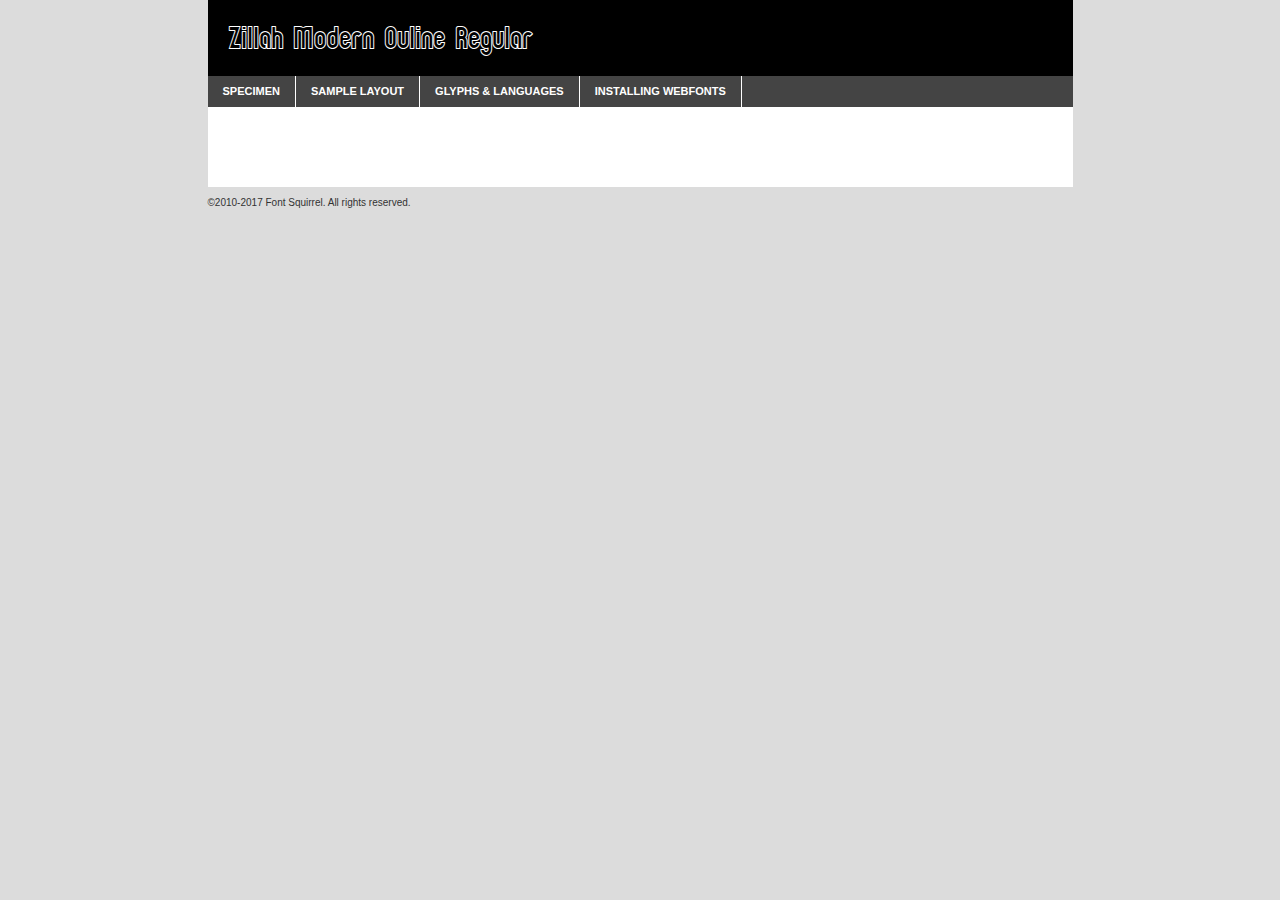
<file: fonts/webfontkit-20230224-014342/zillmo__-demo.html>
<!DOCTYPE html PUBLIC "-//W3C//DTD XHTML 1.0 Transitional//EN"
        "http://www.w3.org/TR/xhtml1/DTD/xhtml1-transitional.dtd">

<html xmlns="http://www.w3.org/1999/xhtml" xml:lang="en" lang="en">
<head>
    <meta http-equiv="Content-Type" content="text/html; charset=utf-8"/>
    <script src="http://ajax.googleapis.com/ajax/libs/jquery/1.7.2/jquery.min.js" type="text/javascript" charset="utf-8"></script>
    <script type="text/javascript">
		(function($) {
			$.fn.easyTabs = function(option) {
				var param = jQuery.extend({ fadeSpeed: 'fast', defaultContent: 1, activeClass: 'active' }, option);
				$(this).each(function() {
					var thisId = '#' + this.id;
					if ( param.defaultContent == '' )
					{
						param.defaultContent = 1;
					}
					if ( typeof param.defaultContent == 'number' )
					{
						var defaultTab = $(thisId + ' .tabs li:eq(' + (param.defaultContent - 1) + ') a').attr('href').substr(1);
					}
					else
					{
						var defaultTab = param.defaultContent;
					}
					$(thisId + ' .tabs li a').each(function() {
						var tabToHide = $(this).attr('href').substr(1);
						$('#' + tabToHide).addClass('easytabs-tab-content');
					});
					hideAll();
					changeContent(defaultTab);

					function hideAll() {$(thisId + ' .easytabs-tab-content').hide();}

					function changeContent(tabId)
					{
						hideAll();
						$(thisId + ' .tabs li').removeClass(param.activeClass);
						$(thisId + ' .tabs li a[href=#' + tabId + ']').closest('li').addClass(param.activeClass);
						if ( param.fadeSpeed != 'none' )
						{
							$(thisId + ' #' + tabId).fadeIn(param.fadeSpeed);
						}
						else
						{
							$(thisId + ' #' + tabId).show();
						}
					}

					$(thisId + ' .tabs li').click(function() {
						var tabId = $(this).find('a').attr('href').substr(1);
						changeContent(tabId);
						return false;
					});
				});
			}
		})(jQuery);
    </script>
    <link rel="stylesheet" href="specimen_files/specimen_stylesheet.css" type="text/css" charset="utf-8"/>
    <link rel="stylesheet" href="stylesheet.css" type="text/css" charset="utf-8"/>

    <style type="text/css">
        		body {
			font-family: 'zillah_modern_oulineregular';
        		}

            </style>

    <title>Zillah Modern Ouline Regular Specimen</title>


    <script type="text/javascript" charset="utf-8">
		$(document).ready(function() {
			$('#container').easyTabs({ defaultContent: 1 });
		});
    </script>
</head>

<body>
<div id="container">
    <div id="header">
		Zillah Modern Ouline Regular    </div>
    <ul class="tabs">
        <li><a href="#specimen">Specimen</a></li>
        <li><a href="#layout">Sample Layout</a></li>
		        <li><a href="#glyphs">Glyphs &amp; Languages</a></li>
        <li><a href="#installing">Installing Webfonts</a></li>

    </ul>

    <div id="main_content">


        <div id="specimen">

            <div class="section">
                <div class="grid12 firstcol">
                    <div class="huge">AaBb</div>
                </div>
            </div>

            <div class="section">
                <div class="glyph_range">A&#x200B;B&#x200b;C&#x200b;D&#x200b;E&#x200b;F&#x200b;G&#x200b;H&#x200b;I&#x200b;J&#x200b;K&#x200b;L&#x200b;M&#x200b;N&#x200b;O&#x200b;P&#x200b;Q&#x200b;R&#x200b;S&#x200b;T&#x200b;U&#x200b;V&#x200b;W&#x200b;X&#x200b;Y&#x200b;Z&#x200b;a&#x200b;b&#x200b;c&#x200b;d&#x200b;e&#x200b;f&#x200b;g&#x200b;h&#x200b;i&#x200b;j&#x200b;k&#x200b;l&#x200b;m&#x200b;n&#x200b;o&#x200b;p&#x200b;q&#x200b;r&#x200b;s&#x200b;t&#x200b;u&#x200b;v&#x200b;w&#x200b;x&#x200b;y&#x200b;z&#x200b;1&#x200b;2&#x200b;3&#x200b;4&#x200b;5&#x200b;6&#x200b;7&#x200b;8&#x200b;9&#x200b;0&#x200b;&amp;&#x200b;.&#x200b;,&#x200b;?&#x200b;!&#x200b;&#64;&#x200b;(&#x200b;)&#x200b;#&#x200b;$&#x200b;%&#x200b;*&#x200b;+&#x200b;-&#x200b;=&#x200b;:&#x200b;;</div>
            </div>
            <div class="section">
                <div class="grid12 firstcol">
                    <table class="sample_table">
                        <tr>
                            <td>10</td>
                            <td class="size10">abcdefghijklmnopqrstuvwxyzABCDEFGHIJKLMNOPQRSTUVWXYZ0123456789abcdefghijklmnopqrstuvwxyzABCDEFGHIJKLMNOPQRSTUVWXYZ0123456789abcdefghijklmnopqrstuvwxyzABCDEFGHIJKLMNOPQRSTUVWXYZ</td>
                        </tr>
                        <tr>
                            <td>11</td>
                            <td class="size11">abcdefghijklmnopqrstuvwxyzABCDEFGHIJKLMNOPQRSTUVWXYZ0123456789abcdefghijklmnopqrstuvwxyzABCDEFGHIJKLMNOPQRSTUVWXYZ0123456789abcdefghijklmnopqrstuvwxyzABCDEFGHIJKLMNOPQRSTUVWXYZ</td>
                        </tr>
                        <tr>
                            <td>12</td>
                            <td class="size12">abcdefghijklmnopqrstuvwxyzABCDEFGHIJKLMNOPQRSTUVWXYZ0123456789abcdefghijklmnopqrstuvwxyzABCDEFGHIJKLMNOPQRSTUVWXYZ0123456789abcdefghijklmnopqrstuvwxyzABCDEFGHIJKLMNOPQRSTUVWXYZ</td>
                        </tr>
                        <tr>
                            <td>13</td>
                            <td class="size13">abcdefghijklmnopqrstuvwxyzABCDEFGHIJKLMNOPQRSTUVWXYZ0123456789abcdefghijklmnopqrstuvwxyzABCDEFGHIJKLMNOPQRSTUVWXYZ0123456789abcdefghijklmnopqrstuvwxyzABCDEFGHIJKLMNOPQRSTUVWXYZ</td>
                        </tr>
                        <tr>
                            <td>14</td>
                            <td class="size14">abcdefghijklmnopqrstuvwxyzABCDEFGHIJKLMNOPQRSTUVWXYZ0123456789abcdefghijklmnopqrstuvwxyzABCDEFGHIJKLMNOPQRSTUVWXYZ0123456789abcdefghijklmnopqrstuvwxyzABCDEFGHIJKLMNOPQRSTUVWXYZ</td>
                        </tr>
                        <tr>
                            <td>16</td>
                            <td class="size16">abcdefghijklmnopqrstuvwxyzABCDEFGHIJKLMNOPQRSTUVWXYZ0123456789abcdefghijklmnopqrstuvwxyzABCDEFGHIJKLMNOPQRSTUVWXYZ</td>
                        </tr>
                        <tr>
                            <td>18</td>
                            <td class="size18">abcdefghijklmnopqrstuvwxyzABCDEFGHIJKLMNOPQRSTUVWXYZ0123456789abcdefghijklmnopqrstuvwxyzABCDEFGHIJKLMNOPQRSTUVWXYZ</td>
                        </tr>
                        <tr>
                            <td>20</td>
                            <td class="size20">abcdefghijklmnopqrstuvwxyzABCDEFGHIJKLMNOPQRSTUVWXYZ0123456789abcdefghijklmnopqrstuvwxyzABCDEFGHIJKLMNOPQRSTUVWXYZ</td>
                        </tr>
                        <tr>
                            <td>24</td>
                            <td class="size24">abcdefghijklmnopqrstuvwxyzABCDEFGHIJKLMNOPQRSTUVWXYZ0123456789abcdefghijklmnopqrstuvwxyzABCDEFGHIJKLMNOPQRSTUVWXYZ</td>
                        </tr>
                        <tr>
                            <td>30</td>
                            <td class="size30">abcdefghijklmnopqrstuvwxyzABCDEFGHIJKLMNOPQRSTUVWXYZ0123456789abcdefghijklmnopqrstuvwxyzABCDEFGHIJKLMNOPQRSTUVWXYZ</td>
                        </tr>
                        <tr>
                            <td>36</td>
                            <td class="size36">abcdefghijklmnopqrstuvwxyzABCDEFGHIJKLMNOPQRSTUVWXYZ0123456789abcdefghijklmnopqrstuvwxyzABCDEFGHIJKLMNOPQRSTUVWXYZ</td>
                        </tr>
                        <tr>
                            <td>48</td>
                            <td class="size48">abcdefghijklmnopqrstuvwxyzABCDEFGHIJKLMNOPQRSTUVWXYZ0123456789abcdefghijklmnopqrstuvwxyzABCDEFGHIJKLMNOPQRSTUVWXYZ</td>
                        </tr>
                        <tr>
                            <td>60</td>
                            <td class="size60">abcdefghijklmnopqrstuvwxyzABCDEFGHIJKLMNOPQRSTUVWXYZ0123456789abcdefghijklmnopqrstuvwxyzABCDEFGHIJKLMNOPQRSTUVWXYZ</td>
                        </tr>
                        <tr>
                            <td>72</td>
                            <td class="size72">abcdefghijklmnopqrstuvwxyzABCDEFGHIJKLMNOPQRSTUVWXYZ0123456789abcdefghijklmnopqrstuvwxyzABCDEFGHIJKLMNOPQRSTUVWXYZ</td>
                        </tr>
                        <tr>
                            <td>90</td>
                            <td class="size90">abcdefghijklmnopqrstuvwxyzABCDEFGHIJKLMNOPQRSTUVWXYZ0123456789abcdefghijklmnopqrstuvwxyzABCDEFGHIJKLMNOPQRSTUVWXYZ</td>
                        </tr>
                    </table>

                </div>

            </div>


            <div class="section" id="bodycomparison">


                <div id="xheight">
                    <div class="fontbody">&#x25FC;&#x25FC;&#x25FC;&#x25FC;&#x25FC;&#x25FC;&#x25FC;&#x25FC;&#x25FC;&#x25FC;&#x25FC;&#x25FC;&#x25FC;&#x25FC;&#x25FC;&#x25FC;&#x25FC;&#x25FC;&#x25FC;&#x25FC;&#x25FC;&#x25FC;&#x25FC;&#x25FC;&#x25FC;&#x25FC;&#x25FC;&#x25FC;&#x25FC;&#x25FC;&#x25FC;&#x25FC;&#x25FC;&#x25FC;&#x25FC;&#x25FC;&#x25FC;&#x25FC;&#x25FC;&#x25FC;&#x25FC;&#x25FC;&#x25FC;&#x25FC;&#x25FC;&#x25FC;&#x25FC;&#x25FC;&#x25FC;&#x25FC;&#x25FC;&#x25FC;&#x25FC;&#x25FC;&#x25FC;&#x25FC;&#x25FC;&#x25FC;&#x25FC;&#x25FC;&#x25FC;&#x25FC;&#x25FC;&#x25FC;&#x25FC;&#x25FC;&#x25FC;&#x25FC;&#x25FC;&#x25FC;&#x25FC;&#x25FC;&#x25FC;&#x25FC;&#x25FC;&#x25FC;&#x25FC;&#x25FC;&#x25FC;&#x25FC;&#x25FC;&#x25FC;&#x25FC;&#x25FC;&#x25FC;&#x25FC;&#x25FC;&#x25FC;&#x25FC;&#x25FC;&#x25FC;&#x25FC;&#x25FC;&#x25FC;&#x25FC;&#x25FC;&#x25FC;&#x25FC;&#x25FC;body</div>
                    <div class="arialbody">body</div>
                    <div class="verdanabody">body</div>
                    <div class="georgiabody">body</div>
                </div>
                <div class="fontbody" style="z-index:1">
                    body<span>Zillah Modern Ouline Regular</span>
                </div>
                <div class="arialbody" style="z-index:1">
                    body<span>Arial</span>
                </div>
                <div class="verdanabody" style="z-index:1">
                    body<span>Verdana</span>
                </div>
                <div class="georgiabody" style="z-index:1">
                    body<span>Georgia</span>
                </div>


            </div>


            <div class="section psample psample_row1" id="">

                <div class="grid2 firstcol">
                    <p class="size10"><span>10.</span>Aenean lacinia bibendum nulla sed consectetur. Fusce dapibus, tellus ac cursus commodo, tortor mauris condimentum nibh, ut fermentum massa justo sit amet risus. Nullam id dolor id nibh ultricies vehicula ut id elit. Cum sociis natoque penatibus et magnis dis parturient montes, nascetur ridiculus mus. Nulla vitae elit libero, a pharetra augue.</p>

                </div>
                <div class="grid3">
                    <p class="size11"><span>11.</span>Aenean lacinia bibendum nulla sed consectetur. Fusce dapibus, tellus ac cursus commodo, tortor mauris condimentum nibh, ut fermentum massa justo sit amet risus. Nullam id dolor id nibh ultricies vehicula ut id elit. Cum sociis natoque penatibus et magnis dis parturient montes, nascetur ridiculus mus. Nulla vitae elit libero, a pharetra augue.</p>

                </div>
                <div class="grid3">
                    <p class="size12"><span>12.</span>Aenean lacinia bibendum nulla sed consectetur. Fusce dapibus, tellus ac cursus commodo, tortor mauris condimentum nibh, ut fermentum massa justo sit amet risus. Nullam id dolor id nibh ultricies vehicula ut id elit. Cum sociis natoque penatibus et magnis dis parturient montes, nascetur ridiculus mus. Nulla vitae elit libero, a pharetra augue.</p>

                </div>
                <div class="grid4">
                    <p class="size13"><span>13.</span>Aenean lacinia bibendum nulla sed consectetur. Fusce dapibus, tellus ac cursus commodo, tortor mauris condimentum nibh, ut fermentum massa justo sit amet risus. Nullam id dolor id nibh ultricies vehicula ut id elit. Cum sociis natoque penatibus et magnis dis parturient montes, nascetur ridiculus mus. Nulla vitae elit libero, a pharetra augue.</p>

                </div>
                <div class="white_blend"></div>

            </div>
            <div class="section psample psample_row2" id="">
                <div class="grid3 firstcol">
                    <p class="size14"><span>14.</span>Aenean lacinia bibendum nulla sed consectetur. Fusce dapibus, tellus ac cursus commodo, tortor mauris condimentum nibh, ut fermentum massa justo sit amet risus. Nullam id dolor id nibh ultricies vehicula ut id elit. Cum sociis natoque penatibus et magnis dis parturient montes, nascetur ridiculus mus. Nulla vitae elit libero, a pharetra augue.</p>

                </div>
                <div class="grid4">
                    <p class="size16"><span>16.</span>Aenean lacinia bibendum nulla sed consectetur. Fusce dapibus, tellus ac cursus commodo, tortor mauris condimentum nibh, ut fermentum massa justo sit amet risus. Nullam id dolor id nibh ultricies vehicula ut id elit. Cum sociis natoque penatibus et magnis dis parturient montes, nascetur ridiculus mus. Nulla vitae elit libero, a pharetra augue.</p>

                </div>
                <div class="grid5">
                    <p class="size18"><span>18.</span>Aenean lacinia bibendum nulla sed consectetur. Fusce dapibus, tellus ac cursus commodo, tortor mauris condimentum nibh, ut fermentum massa justo sit amet risus. Nullam id dolor id nibh ultricies vehicula ut id elit. Cum sociis natoque penatibus et magnis dis parturient montes, nascetur ridiculus mus. Nulla vitae elit libero, a pharetra augue.</p>

                </div>

                <div class="white_blend"></div>

            </div>

            <div class="section psample psample_row3" id="">
                <div class="grid5 firstcol">
                    <p class="size20"><span>20.</span>Aenean lacinia bibendum nulla sed consectetur. Fusce dapibus, tellus ac cursus commodo, tortor mauris condimentum nibh, ut fermentum massa justo sit amet risus. Nullam id dolor id nibh ultricies vehicula ut id elit. Cum sociis natoque penatibus et magnis dis parturient montes, nascetur ridiculus mus. Nulla vitae elit libero, a pharetra augue.</p>
                </div>
                <div class="grid7">
                    <p class="size24"><span>24.</span>Aenean lacinia bibendum nulla sed consectetur. Fusce dapibus, tellus ac cursus commodo, tortor mauris condimentum nibh, ut fermentum massa justo sit amet risus. Nullam id dolor id nibh ultricies vehicula ut id elit. Cum sociis natoque penatibus et magnis dis parturient montes, nascetur ridiculus mus. Nulla vitae elit libero, a pharetra augue.</p>
                </div>

                <div class="white_blend"></div>

            </div>

            <div class="section psample psample_row4" id="">
                <div class="grid12 firstcol">
                    <p class="size30"><span>30.</span>Aenean lacinia bibendum nulla sed consectetur. Fusce dapibus, tellus ac cursus commodo, tortor mauris condimentum nibh, ut fermentum massa justo sit amet risus. Nullam id dolor id nibh ultricies vehicula ut id elit. Cum sociis natoque penatibus et magnis dis parturient montes, nascetur ridiculus mus. Nulla vitae elit libero, a pharetra augue.</p>
                </div>
                <div class="white_blend"></div>

            </div>


            <div class="section psample psample_row1 fullreverse">
                <div class="grid2 firstcol">
                    <p class="size10"><span>10.</span>Aenean lacinia bibendum nulla sed consectetur. Fusce dapibus, tellus ac cursus commodo, tortor mauris condimentum nibh, ut fermentum massa justo sit amet risus. Nullam id dolor id nibh ultricies vehicula ut id elit. Cum sociis natoque penatibus et magnis dis parturient montes, nascetur ridiculus mus. Nulla vitae elit libero, a pharetra augue.</p>

                </div>
                <div class="grid3">
                    <p class="size11"><span>11.</span>Aenean lacinia bibendum nulla sed consectetur. Fusce dapibus, tellus ac cursus commodo, tortor mauris condimentum nibh, ut fermentum massa justo sit amet risus. Nullam id dolor id nibh ultricies vehicula ut id elit. Cum sociis natoque penatibus et magnis dis parturient montes, nascetur ridiculus mus. Nulla vitae elit libero, a pharetra augue.</p>

                </div>
                <div class="grid3">
                    <p class="size12"><span>12.</span>Aenean lacinia bibendum nulla sed consectetur. Fusce dapibus, tellus ac cursus commodo, tortor mauris condimentum nibh, ut fermentum massa justo sit amet risus. Nullam id dolor id nibh ultricies vehicula ut id elit. Cum sociis natoque penatibus et magnis dis parturient montes, nascetur ridiculus mus. Nulla vitae elit libero, a pharetra augue.</p>

                </div>
                <div class="grid4">
                    <p class="size13"><span>13.</span>Aenean lacinia bibendum nulla sed consectetur. Fusce dapibus, tellus ac cursus commodo, tortor mauris condimentum nibh, ut fermentum massa justo sit amet risus. Nullam id dolor id nibh ultricies vehicula ut id elit. Cum sociis natoque penatibus et magnis dis parturient montes, nascetur ridiculus mus. Nulla vitae elit libero, a pharetra augue.</p>

                </div>
                <div class="black_blend"></div>

            </div>

            <div class="section psample psample_row2 fullreverse">
                <div class="grid3 firstcol">
                    <p class="size14"><span>14.</span>Aenean lacinia bibendum nulla sed consectetur. Fusce dapibus, tellus ac cursus commodo, tortor mauris condimentum nibh, ut fermentum massa justo sit amet risus. Nullam id dolor id nibh ultricies vehicula ut id elit. Cum sociis natoque penatibus et magnis dis parturient montes, nascetur ridiculus mus. Nulla vitae elit libero, a pharetra augue.</p>

                </div>
                <div class="grid4">
                    <p class="size16"><span>16.</span>Aenean lacinia bibendum nulla sed consectetur. Fusce dapibus, tellus ac cursus commodo, tortor mauris condimentum nibh, ut fermentum massa justo sit amet risus. Nullam id dolor id nibh ultricies vehicula ut id elit. Cum sociis natoque penatibus et magnis dis parturient montes, nascetur ridiculus mus. Nulla vitae elit libero, a pharetra augue.</p>

                </div>
                <div class="grid5">
                    <p class="size18"><span>18.</span>Aenean lacinia bibendum nulla sed consectetur. Fusce dapibus, tellus ac cursus commodo, tortor mauris condimentum nibh, ut fermentum massa justo sit amet risus. Nullam id dolor id nibh ultricies vehicula ut id elit. Cum sociis natoque penatibus et magnis dis parturient montes, nascetur ridiculus mus. Nulla vitae elit libero, a pharetra augue.</p>

                </div>
                <div class="black_blend"></div>

            </div>

            <div class="section psample fullreverse psample_row3" id="">
                <div class="grid5 firstcol">
                    <p class="size20"><span>20.</span>Aenean lacinia bibendum nulla sed consectetur. Fusce dapibus, tellus ac cursus commodo, tortor mauris condimentum nibh, ut fermentum massa justo sit amet risus. Nullam id dolor id nibh ultricies vehicula ut id elit. Cum sociis natoque penatibus et magnis dis parturient montes, nascetur ridiculus mus. Nulla vitae elit libero, a pharetra augue.</p>
                </div>
                <div class="grid7">
                    <p class="size24"><span>24.</span>Aenean lacinia bibendum nulla sed consectetur. Fusce dapibus, tellus ac cursus commodo, tortor mauris condimentum nibh, ut fermentum massa justo sit amet risus. Nullam id dolor id nibh ultricies vehicula ut id elit. Cum sociis natoque penatibus et magnis dis parturient montes, nascetur ridiculus mus. Nulla vitae elit libero, a pharetra augue.</p>
                </div>

                <div class="black_blend"></div>

            </div>

            <div class="section psample fullreverse psample_row4" id="" style="border-bottom: 20px #000 solid;">
                <div class="grid12 firstcol">
                    <p class="size30"><span>30.</span>Aenean lacinia bibendum nulla sed consectetur. Fusce dapibus, tellus ac cursus commodo, tortor mauris condimentum nibh, ut fermentum massa justo sit amet risus. Nullam id dolor id nibh ultricies vehicula ut id elit. Cum sociis natoque penatibus et magnis dis parturient montes, nascetur ridiculus mus. Nulla vitae elit libero, a pharetra augue.</p>
                </div>
                <div class="black_blend"></div>

            </div>


        </div>

        <div id="layout">

            <div class="section">

                <div class="grid12 firstcol">
                    <h1>Lorem Ipsum Dolor</h1>
                    <h2>Etiam porta sem malesuada magna mollis euismod</h2>

                    <p class="byline">By <a href="#link">Aenean Lacinia</a></p>
                </div>
            </div>
            <div class="section">
                <div class="grid8 firstcol">
                    <p class="large">Donec sed odio dui. Morbi leo risus, porta ac consectetur ac, vestibulum at eros. Fusce dapibus, tellus ac cursus commodo, tortor mauris condimentum nibh, ut fermentum massa justo sit amet risus. </p>


                    <h3>Pellentesque ornare sem</h3>

                    <p>Maecenas sed diam eget risus varius blandit sit amet non magna. Maecenas faucibus mollis interdum. Donec ullamcorper nulla non metus auctor fringilla. Nullam id dolor id nibh ultricies vehicula ut id elit. Nullam id dolor id nibh ultricies vehicula ut id elit. </p>

                    <p>Aenean eu leo quam. Pellentesque ornare sem lacinia quam venenatis vestibulum. Lorem ipsum dolor sit amet, consectetur adipiscing elit. Cum sociis natoque penatibus et magnis dis parturient montes, nascetur ridiculus mus. </p>

                    <p>Nulla vitae elit libero, a pharetra augue. Praesent commodo cursus magna, vel scelerisque nisl consectetur et. Aenean lacinia bibendum nulla sed consectetur. </p>

                    <p>Nullam quis risus eget urna mollis ornare vel eu leo. Nullam quis risus eget urna mollis ornare vel eu leo. Maecenas sed diam eget risus varius blandit sit amet non magna. Donec ullamcorper nulla non metus auctor fringilla. </p>

                    <h3>Cras mattis consectetur</h3>

                    <p>Aenean eu leo quam. Pellentesque ornare sem lacinia quam venenatis vestibulum. Aenean lacinia bibendum nulla sed consectetur. Integer posuere erat a ante venenatis dapibus posuere velit aliquet. Cras mattis consectetur purus sit amet fermentum. </p>

                    <p>Nullam id dolor id nibh ultricies vehicula ut id elit. Nullam quis risus eget urna mollis ornare vel eu leo. Cras mattis consectetur purus sit amet fermentum.</p>
                </div>

                <div class="grid4 sidebar">

                    <div class="box reverse">
                        <p class="last">Nullam quis risus eget urna mollis ornare vel eu leo. Donec ullamcorper nulla non metus auctor fringilla. Cras mattis consectetur purus sit amet fermentum. Sed posuere consectetur est at lobortis. Lorem ipsum dolor sit amet, consectetur adipiscing elit. </p>
                    </div>

                    <p class="caption">Maecenas sed diam eget risus varius.</p>

                    <p>Vestibulum id ligula porta felis euismod semper. Integer posuere erat a ante venenatis dapibus posuere velit aliquet. Vestibulum id ligula porta felis euismod semper. Sed posuere consectetur est at lobortis. Maecenas sed diam eget risus varius blandit sit amet non magna. Fusce dapibus, tellus ac cursus commodo, tortor mauris condimentum nibh, ut fermentum massa justo sit amet risus. </p>


                    <p>Duis mollis, est non commodo luctus, nisi erat porttitor ligula, eget lacinia odio sem nec elit. Aenean lacinia bibendum nulla sed consectetur. Vivamus sagittis lacus vel augue laoreet rutrum faucibus dolor auctor. Aenean lacinia bibendum nulla sed consectetur. Nullam quis risus eget urna mollis ornare vel eu leo. </p>

                    <p>Praesent commodo cursus magna, vel scelerisque nisl consectetur et. Donec ullamcorper nulla non metus auctor fringilla. Maecenas faucibus mollis interdum. Fusce dapibus, tellus ac cursus commodo, tortor mauris condimentum nibh, ut fermentum massa justo sit amet risus. </p>

                </div>
            </div>

        </div>


		

        <div id="glyphs">
            <div class="section">
                <div class="grid12 firstcol">

                    <h1>Language Support</h1>
                    <p>The subset of Zillah Modern Ouline Regular in this kit supports the following languages:<br/>

						Albanian, Basque, Breton, Chamorro, Danish, Dutch, English, Faroese, Finnish, French, Frisian, Galician, German, Icelandic, Italian, Malagasy, Norwegian, Portuguese, Spanish, Alsatian, Aragonese, Arapaho, Arrernte, Asturian, Aymara, Bislama, Cebuano, Corsican, Fijian, French_creole, Genoese, Gilbertese, Greenlandic, Haitian_creole, Hiligaynon, Hmong, Hopi, Ibanag, Iloko_ilokano, Indonesian, Interglossa_glosa, Interlingua, Irish_gaelic, Jerriais, Lojban, Lombard, Luxembourgeois, Manx, Mohawk, Norfolk_pitcairnese, Occitan, Oromo, Pangasinan, Papiamento, Piedmontese, Potawatomi, Rhaeto-romance, Romansh, Rotokas, Sami_lule, Samoan, Sardinian, Scots_gaelic, Seychelles_creole, Shona, Sicilian, Somali, Southern_ndebele, Swahili, Swati_swazi, Tagalog_filipino_pilipino, Tetum, Tok_pisin, Uyghur_latinized, Volapuk, Walloon, Warlpiri, Xhosa, Yapese, Zulu, Latinbasic, Ubasic, Demo                    </p>
                    <h1>Glyph Chart</h1>
                    <p>The subset of Zillah Modern Ouline Regular in this kit includes all the glyphs listed below. Unicode entities are included above each glyph to help you insert individual characters into your layout.</p>
                    <div id="glyph_chart">

																				                                <div><p>&amp;#13;</p>&#13;</div>
																				                                <div><p>&amp;#32;</p>&#32;</div>
																				                                <div><p>&amp;#33;</p>&#33;</div>
																				                                <div><p>&amp;#34;</p>&#34;</div>
																				                                <div><p>&amp;#35;</p>&#35;</div>
																				                                <div><p>&amp;#36;</p>&#36;</div>
																				                                <div><p>&amp;#37;</p>&#37;</div>
																				                                <div><p>&amp;#38;</p>&#38;</div>
																				                                <div><p>&amp;#39;</p>&#39;</div>
																				                                <div><p>&amp;#40;</p>&#40;</div>
																				                                <div><p>&amp;#41;</p>&#41;</div>
																				                                <div><p>&amp;#42;</p>&#42;</div>
																				                                <div><p>&amp;#43;</p>&#43;</div>
																				                                <div><p>&amp;#44;</p>&#44;</div>
																				                                <div><p>&amp;#45;</p>&#45;</div>
																				                                <div><p>&amp;#46;</p>&#46;</div>
																				                                <div><p>&amp;#47;</p>&#47;</div>
																				                                <div><p>&amp;#48;</p>&#48;</div>
																				                                <div><p>&amp;#49;</p>&#49;</div>
																				                                <div><p>&amp;#50;</p>&#50;</div>
																				                                <div><p>&amp;#51;</p>&#51;</div>
																				                                <div><p>&amp;#52;</p>&#52;</div>
																				                                <div><p>&amp;#53;</p>&#53;</div>
																				                                <div><p>&amp;#54;</p>&#54;</div>
																				                                <div><p>&amp;#55;</p>&#55;</div>
																				                                <div><p>&amp;#56;</p>&#56;</div>
																				                                <div><p>&amp;#57;</p>&#57;</div>
																				                                <div><p>&amp;#58;</p>&#58;</div>
																				                                <div><p>&amp;#59;</p>&#59;</div>
																				                                <div><p>&amp;#60;</p>&#60;</div>
																				                                <div><p>&amp;#61;</p>&#61;</div>
																				                                <div><p>&amp;#62;</p>&#62;</div>
																				                                <div><p>&amp;#63;</p>&#63;</div>
																				                                <div><p>&amp;#64;</p>&#64;</div>
																				                                <div><p>&amp;#65;</p>&#65;</div>
																				                                <div><p>&amp;#66;</p>&#66;</div>
																				                                <div><p>&amp;#67;</p>&#67;</div>
																				                                <div><p>&amp;#68;</p>&#68;</div>
																				                                <div><p>&amp;#69;</p>&#69;</div>
																				                                <div><p>&amp;#70;</p>&#70;</div>
																				                                <div><p>&amp;#71;</p>&#71;</div>
																				                                <div><p>&amp;#72;</p>&#72;</div>
																				                                <div><p>&amp;#73;</p>&#73;</div>
																				                                <div><p>&amp;#74;</p>&#74;</div>
																				                                <div><p>&amp;#75;</p>&#75;</div>
																				                                <div><p>&amp;#76;</p>&#76;</div>
																				                                <div><p>&amp;#77;</p>&#77;</div>
																				                                <div><p>&amp;#78;</p>&#78;</div>
																				                                <div><p>&amp;#79;</p>&#79;</div>
																				                                <div><p>&amp;#80;</p>&#80;</div>
																				                                <div><p>&amp;#81;</p>&#81;</div>
																				                                <div><p>&amp;#82;</p>&#82;</div>
																				                                <div><p>&amp;#83;</p>&#83;</div>
																				                                <div><p>&amp;#84;</p>&#84;</div>
																				                                <div><p>&amp;#85;</p>&#85;</div>
																				                                <div><p>&amp;#86;</p>&#86;</div>
																				                                <div><p>&amp;#87;</p>&#87;</div>
																				                                <div><p>&amp;#88;</p>&#88;</div>
																				                                <div><p>&amp;#89;</p>&#89;</div>
																				                                <div><p>&amp;#90;</p>&#90;</div>
																				                                <div><p>&amp;#91;</p>&#91;</div>
																				                                <div><p>&amp;#92;</p>&#92;</div>
																				                                <div><p>&amp;#93;</p>&#93;</div>
																				                                <div><p>&amp;#94;</p>&#94;</div>
																				                                <div><p>&amp;#95;</p>&#95;</div>
																				                                <div><p>&amp;#96;</p>&#96;</div>
																				                                <div><p>&amp;#97;</p>&#97;</div>
																				                                <div><p>&amp;#98;</p>&#98;</div>
																				                                <div><p>&amp;#99;</p>&#99;</div>
																				                                <div><p>&amp;#100;</p>&#100;</div>
																				                                <div><p>&amp;#101;</p>&#101;</div>
																				                                <div><p>&amp;#102;</p>&#102;</div>
																				                                <div><p>&amp;#103;</p>&#103;</div>
																				                                <div><p>&amp;#104;</p>&#104;</div>
																				                                <div><p>&amp;#105;</p>&#105;</div>
																				                                <div><p>&amp;#106;</p>&#106;</div>
																				                                <div><p>&amp;#107;</p>&#107;</div>
																				                                <div><p>&amp;#108;</p>&#108;</div>
																				                                <div><p>&amp;#109;</p>&#109;</div>
																				                                <div><p>&amp;#110;</p>&#110;</div>
																				                                <div><p>&amp;#111;</p>&#111;</div>
																				                                <div><p>&amp;#112;</p>&#112;</div>
																				                                <div><p>&amp;#113;</p>&#113;</div>
																				                                <div><p>&amp;#114;</p>&#114;</div>
																				                                <div><p>&amp;#115;</p>&#115;</div>
																				                                <div><p>&amp;#116;</p>&#116;</div>
																				                                <div><p>&amp;#117;</p>&#117;</div>
																				                                <div><p>&amp;#118;</p>&#118;</div>
																				                                <div><p>&amp;#119;</p>&#119;</div>
																				                                <div><p>&amp;#120;</p>&#120;</div>
																				                                <div><p>&amp;#121;</p>&#121;</div>
																				                                <div><p>&amp;#122;</p>&#122;</div>
																				                                <div><p>&amp;#123;</p>&#123;</div>
																				                                <div><p>&amp;#124;</p>&#124;</div>
																				                                <div><p>&amp;#125;</p>&#125;</div>
																				                                <div><p>&amp;#126;</p>&#126;</div>
																				                                <div><p>&amp;#160;</p>&#160;</div>
																				                                <div><p>&amp;#161;</p>&#161;</div>
																				                                <div><p>&amp;#162;</p>&#162;</div>
																				                                <div><p>&amp;#163;</p>&#163;</div>
																				                                <div><p>&amp;#164;</p>&#164;</div>
																				                                <div><p>&amp;#165;</p>&#165;</div>
																				                                <div><p>&amp;#166;</p>&#166;</div>
																				                                <div><p>&amp;#167;</p>&#167;</div>
																				                                <div><p>&amp;#168;</p>&#168;</div>
																				                                <div><p>&amp;#169;</p>&#169;</div>
																				                                <div><p>&amp;#170;</p>&#170;</div>
																				                                <div><p>&amp;#171;</p>&#171;</div>
																				                                <div><p>&amp;#172;</p>&#172;</div>
																				                                <div><p>&amp;#173;</p>&#173;</div>
																				                                <div><p>&amp;#174;</p>&#174;</div>
																				                                <div><p>&amp;#175;</p>&#175;</div>
																				                                <div><p>&amp;#176;</p>&#176;</div>
																				                                <div><p>&amp;#177;</p>&#177;</div>
																				                                <div><p>&amp;#178;</p>&#178;</div>
																				                                <div><p>&amp;#179;</p>&#179;</div>
																				                                <div><p>&amp;#180;</p>&#180;</div>
																				                                <div><p>&amp;#181;</p>&#181;</div>
																				                                <div><p>&amp;#182;</p>&#182;</div>
																				                                <div><p>&amp;#183;</p>&#183;</div>
																				                                <div><p>&amp;#184;</p>&#184;</div>
																				                                <div><p>&amp;#185;</p>&#185;</div>
																				                                <div><p>&amp;#186;</p>&#186;</div>
																				                                <div><p>&amp;#187;</p>&#187;</div>
																				                                <div><p>&amp;#188;</p>&#188;</div>
																				                                <div><p>&amp;#189;</p>&#189;</div>
																				                                <div><p>&amp;#190;</p>&#190;</div>
																				                                <div><p>&amp;#191;</p>&#191;</div>
																				                                <div><p>&amp;#192;</p>&#192;</div>
																				                                <div><p>&amp;#193;</p>&#193;</div>
																				                                <div><p>&amp;#194;</p>&#194;</div>
																				                                <div><p>&amp;#195;</p>&#195;</div>
																				                                <div><p>&amp;#196;</p>&#196;</div>
																				                                <div><p>&amp;#197;</p>&#197;</div>
																				                                <div><p>&amp;#198;</p>&#198;</div>
																				                                <div><p>&amp;#199;</p>&#199;</div>
																				                                <div><p>&amp;#200;</p>&#200;</div>
																				                                <div><p>&amp;#201;</p>&#201;</div>
																				                                <div><p>&amp;#202;</p>&#202;</div>
																				                                <div><p>&amp;#203;</p>&#203;</div>
																				                                <div><p>&amp;#204;</p>&#204;</div>
																				                                <div><p>&amp;#205;</p>&#205;</div>
																				                                <div><p>&amp;#206;</p>&#206;</div>
																				                                <div><p>&amp;#207;</p>&#207;</div>
																				                                <div><p>&amp;#208;</p>&#208;</div>
																				                                <div><p>&amp;#209;</p>&#209;</div>
																				                                <div><p>&amp;#210;</p>&#210;</div>
																				                                <div><p>&amp;#211;</p>&#211;</div>
																				                                <div><p>&amp;#212;</p>&#212;</div>
																				                                <div><p>&amp;#213;</p>&#213;</div>
																				                                <div><p>&amp;#214;</p>&#214;</div>
																				                                <div><p>&amp;#215;</p>&#215;</div>
																				                                <div><p>&amp;#216;</p>&#216;</div>
																				                                <div><p>&amp;#217;</p>&#217;</div>
																				                                <div><p>&amp;#218;</p>&#218;</div>
																				                                <div><p>&amp;#219;</p>&#219;</div>
																				                                <div><p>&amp;#220;</p>&#220;</div>
																				                                <div><p>&amp;#221;</p>&#221;</div>
																				                                <div><p>&amp;#222;</p>&#222;</div>
																				                                <div><p>&amp;#223;</p>&#223;</div>
																				                                <div><p>&amp;#224;</p>&#224;</div>
																				                                <div><p>&amp;#225;</p>&#225;</div>
																				                                <div><p>&amp;#226;</p>&#226;</div>
																				                                <div><p>&amp;#227;</p>&#227;</div>
																				                                <div><p>&amp;#228;</p>&#228;</div>
																				                                <div><p>&amp;#229;</p>&#229;</div>
																				                                <div><p>&amp;#230;</p>&#230;</div>
																				                                <div><p>&amp;#231;</p>&#231;</div>
																				                                <div><p>&amp;#232;</p>&#232;</div>
																				                                <div><p>&amp;#233;</p>&#233;</div>
																				                                <div><p>&amp;#234;</p>&#234;</div>
																				                                <div><p>&amp;#235;</p>&#235;</div>
																				                                <div><p>&amp;#236;</p>&#236;</div>
																				                                <div><p>&amp;#237;</p>&#237;</div>
																				                                <div><p>&amp;#238;</p>&#238;</div>
																				                                <div><p>&amp;#239;</p>&#239;</div>
																				                                <div><p>&amp;#240;</p>&#240;</div>
																				                                <div><p>&amp;#241;</p>&#241;</div>
																				                                <div><p>&amp;#242;</p>&#242;</div>
																				                                <div><p>&amp;#243;</p>&#243;</div>
																				                                <div><p>&amp;#244;</p>&#244;</div>
																				                                <div><p>&amp;#245;</p>&#245;</div>
																				                                <div><p>&amp;#246;</p>&#246;</div>
																				                                <div><p>&amp;#247;</p>&#247;</div>
																				                                <div><p>&amp;#248;</p>&#248;</div>
																				                                <div><p>&amp;#249;</p>&#249;</div>
																				                                <div><p>&amp;#250;</p>&#250;</div>
																				                                <div><p>&amp;#251;</p>&#251;</div>
																				                                <div><p>&amp;#252;</p>&#252;</div>
																				                                <div><p>&amp;#253;</p>&#253;</div>
																				                                <div><p>&amp;#254;</p>&#254;</div>
																				                                <div><p>&amp;#255;</p>&#255;</div>
																				                                <div><p>&amp;#338;</p>&#338;</div>
																				                                <div><p>&amp;#339;</p>&#339;</div>
																				                                <div><p>&amp;#376;</p>&#376;</div>
																				                                <div><p>&amp;#710;</p>&#710;</div>
																				                                <div><p>&amp;#732;</p>&#732;</div>
																				                                <div><p>&amp;#8192;</p>&#8192;</div>
																				                                <div><p>&amp;#8193;</p>&#8193;</div>
																				                                <div><p>&amp;#8194;</p>&#8194;</div>
																				                                <div><p>&amp;#8195;</p>&#8195;</div>
																				                                <div><p>&amp;#8196;</p>&#8196;</div>
																				                                <div><p>&amp;#8197;</p>&#8197;</div>
																				                                <div><p>&amp;#8198;</p>&#8198;</div>
																				                                <div><p>&amp;#8199;</p>&#8199;</div>
																				                                <div><p>&amp;#8200;</p>&#8200;</div>
																				                                <div><p>&amp;#8201;</p>&#8201;</div>
																				                                <div><p>&amp;#8202;</p>&#8202;</div>
																				                                <div><p>&amp;#8208;</p>&#8208;</div>
																				                                <div><p>&amp;#8209;</p>&#8209;</div>
																				                                <div><p>&amp;#8210;</p>&#8210;</div>
																				                                <div><p>&amp;#8211;</p>&#8211;</div>
																				                                <div><p>&amp;#8212;</p>&#8212;</div>
																				                                <div><p>&amp;#8216;</p>&#8216;</div>
																				                                <div><p>&amp;#8217;</p>&#8217;</div>
																				                                <div><p>&amp;#8218;</p>&#8218;</div>
																				                                <div><p>&amp;#8220;</p>&#8220;</div>
																				                                <div><p>&amp;#8221;</p>&#8221;</div>
																				                                <div><p>&amp;#8222;</p>&#8222;</div>
																				                                <div><p>&amp;#8226;</p>&#8226;</div>
																				                                <div><p>&amp;#8230;</p>&#8230;</div>
																				                                <div><p>&amp;#8239;</p>&#8239;</div>
																				                                <div><p>&amp;#8249;</p>&#8249;</div>
																				                                <div><p>&amp;#8250;</p>&#8250;</div>
																				                                <div><p>&amp;#8287;</p>&#8287;</div>
																				                                <div><p>&amp;#8482;</p>&#8482;</div>
																				                                <div><p>&amp;#9724;</p>&#9724;</div>
																																													                    </div>
                </div>


            </div>
        </div>


        <div id="specs">

        </div>

        <div id="installing">
            <div class="section">
                <div class="grid7 firstcol">
                    <h1>Installing Webfonts</h1>

                    <p>Webfonts are supported by all major browser platforms but not all in the same way. There are currently four different font formats that must be included in order to target all browsers. This includes TTF, WOFF, EOT and SVG.</p>

                    <h2>1. Upload your webfonts</h2>
                    <p>You must upload your webfont kit to your website. They should be in or near the same directory as your CSS files.</p>

                    <h2>2. Include the webfont stylesheet</h2>
                    <p>A special CSS @font-face declaration helps the various browsers select the appropriate font it needs without causing you a bunch of headaches. Learn more about this syntax by reading the <a href="https://www.fontspring.com/blog/further-hardening-of-the-bulletproof-syntax">Fontspring blog post</a> about it. The code for it is as follows:</p>


                    <code>
                        @font-face{
                        font-family: 'MyWebFont';
                        src: url('WebFont.eot');
                        src: url('WebFont.eot?#iefix') format('embedded-opentype'),
                        url('WebFont.woff') format('woff'),
                        url('WebFont.ttf') format('truetype'),
                        url('WebFont.svg#webfont') format('svg');
                        }
                    </code>

                    <p>We've already gone ahead and generated the code for you. All you have to do is link to the stylesheet in your HTML, like this:</p>
                    <code>&lt;link rel=&quot;stylesheet&quot; href=&quot;stylesheet.css&quot; type=&quot;text/css&quot; charset=&quot;utf-8&quot; /&gt;</code>

                    <h2>3. Modify your own stylesheet</h2>
                    <p>To take advantage of your new fonts, you must tell your stylesheet to use them. Look at the original @font-face declaration above and find the property called "font-family." The name linked there will be what you use to reference the font. Prepend that webfont name to the font stack in the "font-family" property, inside the selector you want to change. For example:</p>
                    <code>p { font-family: 'WebFont', Arial, sans-serif; }</code>

                    <h2>4. Test</h2>
                    <p>Getting webfonts to work cross-browser <em>can</em> be tricky. Use the information in the sidebar to help you if you find that fonts aren't loading in a particular browser.</p>
                </div>

                <div class="grid5 sidebar">
                    <div class="box">
                        <h2>Troubleshooting<br/>Font-Face Problems</h2>
                        <p>Having trouble getting your webfonts to load in your new website? Here are some tips to sort out what might be the problem.</p>

                        <h3>Fonts not showing in any browser</h3>

                        <p>This sounds like you need to work on the plumbing. You either did not upload the fonts to the correct directory, or you did not link the fonts properly in the CSS. If you've confirmed that all this is correct and you still have a problem, take a look at your .htaccess file and see if requests are getting intercepted.</p>

                        <h3>Fonts not loading in iPhone or iPad</h3>

                        <p>The most common problem here is that you are serving the fonts from an IIS server. IIS refuses to serve files that have unknown MIME types. If that is the case, you must set the MIME type for SVG to "image/svg+xml" in the server settings. Follow these instructions from Microsoft if you need help.</p>

                        <h3>Fonts not loading in Firefox</h3>

                        <p>The primary reason for this failure? You are still using a version Firefox older than 3.5. So upgrade already! If that isn't it, then you are very likely serving fonts from a different domain. Firefox requires that all font assets be served from the same domain. Lastly it is possible that you need to add WOFF to your list of MIME types (if you are serving via IIS.)</p>

                        <h3>Fonts not loading in IE</h3>

                        <p>Are you looking at Internet Explorer on an actual Windows machine or are you cheating by using a service like Adobe BrowserLab? Many of these screenshot services do not render @font-face for IE. Best to test it on a real machine.</p>

                        <h3>Fonts not loading in IE9</h3>

                        <p>IE9, like Firefox, requires that fonts be served from the same domain as the website. Make sure that is the case.</p>
                    </div>
                </div>
            </div>

        </div>

    </div>
    <div id="footer">
        <p>&copy;2010-2017 Font Squirrel. All rights reserved.</p>
    </div>
</div>
</body>
</html>
</file>
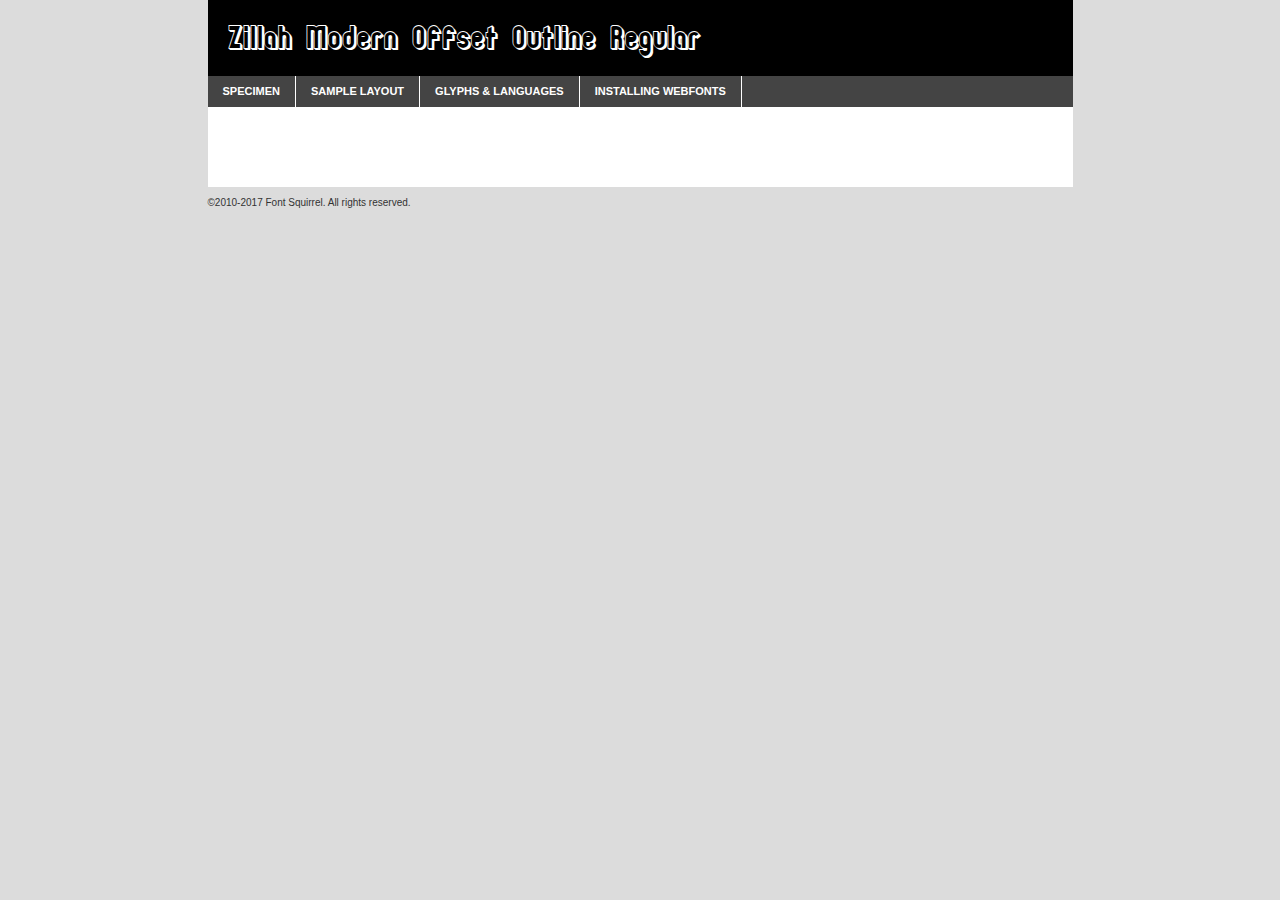
<file: fonts/webfontkit-20230224-014342/zillmoo_-demo.html>
<!DOCTYPE html PUBLIC "-//W3C//DTD XHTML 1.0 Transitional//EN"
        "http://www.w3.org/TR/xhtml1/DTD/xhtml1-transitional.dtd">

<html xmlns="http://www.w3.org/1999/xhtml" xml:lang="en" lang="en">
<head>
    <meta http-equiv="Content-Type" content="text/html; charset=utf-8"/>
    <script src="http://ajax.googleapis.com/ajax/libs/jquery/1.7.2/jquery.min.js" type="text/javascript" charset="utf-8"></script>
    <script type="text/javascript">
		(function($) {
			$.fn.easyTabs = function(option) {
				var param = jQuery.extend({ fadeSpeed: 'fast', defaultContent: 1, activeClass: 'active' }, option);
				$(this).each(function() {
					var thisId = '#' + this.id;
					if ( param.defaultContent == '' )
					{
						param.defaultContent = 1;
					}
					if ( typeof param.defaultContent == 'number' )
					{
						var defaultTab = $(thisId + ' .tabs li:eq(' + (param.defaultContent - 1) + ') a').attr('href').substr(1);
					}
					else
					{
						var defaultTab = param.defaultContent;
					}
					$(thisId + ' .tabs li a').each(function() {
						var tabToHide = $(this).attr('href').substr(1);
						$('#' + tabToHide).addClass('easytabs-tab-content');
					});
					hideAll();
					changeContent(defaultTab);

					function hideAll() {$(thisId + ' .easytabs-tab-content').hide();}

					function changeContent(tabId)
					{
						hideAll();
						$(thisId + ' .tabs li').removeClass(param.activeClass);
						$(thisId + ' .tabs li a[href=#' + tabId + ']').closest('li').addClass(param.activeClass);
						if ( param.fadeSpeed != 'none' )
						{
							$(thisId + ' #' + tabId).fadeIn(param.fadeSpeed);
						}
						else
						{
							$(thisId + ' #' + tabId).show();
						}
					}

					$(thisId + ' .tabs li').click(function() {
						var tabId = $(this).find('a').attr('href').substr(1);
						changeContent(tabId);
						return false;
					});
				});
			}
		})(jQuery);
    </script>
    <link rel="stylesheet" href="specimen_files/specimen_stylesheet.css" type="text/css" charset="utf-8"/>
    <link rel="stylesheet" href="stylesheet.css" type="text/css" charset="utf-8"/>

    <style type="text/css">
        		body {
			font-family: 'zillah_modern_offset_outlinRg';
        		}

            </style>

    <title>Zillah Modern Offset Outline Regular Specimen</title>


    <script type="text/javascript" charset="utf-8">
		$(document).ready(function() {
			$('#container').easyTabs({ defaultContent: 1 });
		});
    </script>
</head>

<body>
<div id="container">
    <div id="header">
		Zillah Modern Offset Outline Regular    </div>
    <ul class="tabs">
        <li><a href="#specimen">Specimen</a></li>
        <li><a href="#layout">Sample Layout</a></li>
		        <li><a href="#glyphs">Glyphs &amp; Languages</a></li>
        <li><a href="#installing">Installing Webfonts</a></li>

    </ul>

    <div id="main_content">


        <div id="specimen">

            <div class="section">
                <div class="grid12 firstcol">
                    <div class="huge">AaBb</div>
                </div>
            </div>

            <div class="section">
                <div class="glyph_range">A&#x200B;B&#x200b;C&#x200b;D&#x200b;E&#x200b;F&#x200b;G&#x200b;H&#x200b;I&#x200b;J&#x200b;K&#x200b;L&#x200b;M&#x200b;N&#x200b;O&#x200b;P&#x200b;Q&#x200b;R&#x200b;S&#x200b;T&#x200b;U&#x200b;V&#x200b;W&#x200b;X&#x200b;Y&#x200b;Z&#x200b;a&#x200b;b&#x200b;c&#x200b;d&#x200b;e&#x200b;f&#x200b;g&#x200b;h&#x200b;i&#x200b;j&#x200b;k&#x200b;l&#x200b;m&#x200b;n&#x200b;o&#x200b;p&#x200b;q&#x200b;r&#x200b;s&#x200b;t&#x200b;u&#x200b;v&#x200b;w&#x200b;x&#x200b;y&#x200b;z&#x200b;1&#x200b;2&#x200b;3&#x200b;4&#x200b;5&#x200b;6&#x200b;7&#x200b;8&#x200b;9&#x200b;0&#x200b;&amp;&#x200b;.&#x200b;,&#x200b;?&#x200b;!&#x200b;&#64;&#x200b;(&#x200b;)&#x200b;#&#x200b;$&#x200b;%&#x200b;*&#x200b;+&#x200b;-&#x200b;=&#x200b;:&#x200b;;</div>
            </div>
            <div class="section">
                <div class="grid12 firstcol">
                    <table class="sample_table">
                        <tr>
                            <td>10</td>
                            <td class="size10">abcdefghijklmnopqrstuvwxyzABCDEFGHIJKLMNOPQRSTUVWXYZ0123456789abcdefghijklmnopqrstuvwxyzABCDEFGHIJKLMNOPQRSTUVWXYZ0123456789abcdefghijklmnopqrstuvwxyzABCDEFGHIJKLMNOPQRSTUVWXYZ</td>
                        </tr>
                        <tr>
                            <td>11</td>
                            <td class="size11">abcdefghijklmnopqrstuvwxyzABCDEFGHIJKLMNOPQRSTUVWXYZ0123456789abcdefghijklmnopqrstuvwxyzABCDEFGHIJKLMNOPQRSTUVWXYZ0123456789abcdefghijklmnopqrstuvwxyzABCDEFGHIJKLMNOPQRSTUVWXYZ</td>
                        </tr>
                        <tr>
                            <td>12</td>
                            <td class="size12">abcdefghijklmnopqrstuvwxyzABCDEFGHIJKLMNOPQRSTUVWXYZ0123456789abcdefghijklmnopqrstuvwxyzABCDEFGHIJKLMNOPQRSTUVWXYZ0123456789abcdefghijklmnopqrstuvwxyzABCDEFGHIJKLMNOPQRSTUVWXYZ</td>
                        </tr>
                        <tr>
                            <td>13</td>
                            <td class="size13">abcdefghijklmnopqrstuvwxyzABCDEFGHIJKLMNOPQRSTUVWXYZ0123456789abcdefghijklmnopqrstuvwxyzABCDEFGHIJKLMNOPQRSTUVWXYZ0123456789abcdefghijklmnopqrstuvwxyzABCDEFGHIJKLMNOPQRSTUVWXYZ</td>
                        </tr>
                        <tr>
                            <td>14</td>
                            <td class="size14">abcdefghijklmnopqrstuvwxyzABCDEFGHIJKLMNOPQRSTUVWXYZ0123456789abcdefghijklmnopqrstuvwxyzABCDEFGHIJKLMNOPQRSTUVWXYZ0123456789abcdefghijklmnopqrstuvwxyzABCDEFGHIJKLMNOPQRSTUVWXYZ</td>
                        </tr>
                        <tr>
                            <td>16</td>
                            <td class="size16">abcdefghijklmnopqrstuvwxyzABCDEFGHIJKLMNOPQRSTUVWXYZ0123456789abcdefghijklmnopqrstuvwxyzABCDEFGHIJKLMNOPQRSTUVWXYZ</td>
                        </tr>
                        <tr>
                            <td>18</td>
                            <td class="size18">abcdefghijklmnopqrstuvwxyzABCDEFGHIJKLMNOPQRSTUVWXYZ0123456789abcdefghijklmnopqrstuvwxyzABCDEFGHIJKLMNOPQRSTUVWXYZ</td>
                        </tr>
                        <tr>
                            <td>20</td>
                            <td class="size20">abcdefghijklmnopqrstuvwxyzABCDEFGHIJKLMNOPQRSTUVWXYZ0123456789abcdefghijklmnopqrstuvwxyzABCDEFGHIJKLMNOPQRSTUVWXYZ</td>
                        </tr>
                        <tr>
                            <td>24</td>
                            <td class="size24">abcdefghijklmnopqrstuvwxyzABCDEFGHIJKLMNOPQRSTUVWXYZ0123456789abcdefghijklmnopqrstuvwxyzABCDEFGHIJKLMNOPQRSTUVWXYZ</td>
                        </tr>
                        <tr>
                            <td>30</td>
                            <td class="size30">abcdefghijklmnopqrstuvwxyzABCDEFGHIJKLMNOPQRSTUVWXYZ0123456789abcdefghijklmnopqrstuvwxyzABCDEFGHIJKLMNOPQRSTUVWXYZ</td>
                        </tr>
                        <tr>
                            <td>36</td>
                            <td class="size36">abcdefghijklmnopqrstuvwxyzABCDEFGHIJKLMNOPQRSTUVWXYZ0123456789abcdefghijklmnopqrstuvwxyzABCDEFGHIJKLMNOPQRSTUVWXYZ</td>
                        </tr>
                        <tr>
                            <td>48</td>
                            <td class="size48">abcdefghijklmnopqrstuvwxyzABCDEFGHIJKLMNOPQRSTUVWXYZ0123456789abcdefghijklmnopqrstuvwxyzABCDEFGHIJKLMNOPQRSTUVWXYZ</td>
                        </tr>
                        <tr>
                            <td>60</td>
                            <td class="size60">abcdefghijklmnopqrstuvwxyzABCDEFGHIJKLMNOPQRSTUVWXYZ0123456789abcdefghijklmnopqrstuvwxyzABCDEFGHIJKLMNOPQRSTUVWXYZ</td>
                        </tr>
                        <tr>
                            <td>72</td>
                            <td class="size72">abcdefghijklmnopqrstuvwxyzABCDEFGHIJKLMNOPQRSTUVWXYZ0123456789abcdefghijklmnopqrstuvwxyzABCDEFGHIJKLMNOPQRSTUVWXYZ</td>
                        </tr>
                        <tr>
                            <td>90</td>
                            <td class="size90">abcdefghijklmnopqrstuvwxyzABCDEFGHIJKLMNOPQRSTUVWXYZ0123456789abcdefghijklmnopqrstuvwxyzABCDEFGHIJKLMNOPQRSTUVWXYZ</td>
                        </tr>
                    </table>

                </div>

            </div>


            <div class="section" id="bodycomparison">


                <div id="xheight">
                    <div class="fontbody">&#x25FC;&#x25FC;&#x25FC;&#x25FC;&#x25FC;&#x25FC;&#x25FC;&#x25FC;&#x25FC;&#x25FC;&#x25FC;&#x25FC;&#x25FC;&#x25FC;&#x25FC;&#x25FC;&#x25FC;&#x25FC;&#x25FC;&#x25FC;&#x25FC;&#x25FC;&#x25FC;&#x25FC;&#x25FC;&#x25FC;&#x25FC;&#x25FC;&#x25FC;&#x25FC;&#x25FC;&#x25FC;&#x25FC;&#x25FC;&#x25FC;&#x25FC;&#x25FC;&#x25FC;&#x25FC;&#x25FC;&#x25FC;&#x25FC;&#x25FC;&#x25FC;&#x25FC;&#x25FC;&#x25FC;&#x25FC;&#x25FC;&#x25FC;&#x25FC;&#x25FC;&#x25FC;&#x25FC;&#x25FC;&#x25FC;&#x25FC;&#x25FC;&#x25FC;&#x25FC;&#x25FC;&#x25FC;&#x25FC;&#x25FC;&#x25FC;&#x25FC;&#x25FC;&#x25FC;&#x25FC;&#x25FC;&#x25FC;&#x25FC;&#x25FC;&#x25FC;&#x25FC;&#x25FC;&#x25FC;&#x25FC;&#x25FC;&#x25FC;&#x25FC;&#x25FC;&#x25FC;&#x25FC;&#x25FC;&#x25FC;&#x25FC;&#x25FC;&#x25FC;&#x25FC;&#x25FC;&#x25FC;&#x25FC;&#x25FC;&#x25FC;&#x25FC;&#x25FC;&#x25FC;&#x25FC;body</div>
                    <div class="arialbody">body</div>
                    <div class="verdanabody">body</div>
                    <div class="georgiabody">body</div>
                </div>
                <div class="fontbody" style="z-index:1">
                    body<span>Zillah Modern Offset Outline Regular</span>
                </div>
                <div class="arialbody" style="z-index:1">
                    body<span>Arial</span>
                </div>
                <div class="verdanabody" style="z-index:1">
                    body<span>Verdana</span>
                </div>
                <div class="georgiabody" style="z-index:1">
                    body<span>Georgia</span>
                </div>


            </div>


            <div class="section psample psample_row1" id="">

                <div class="grid2 firstcol">
                    <p class="size10"><span>10.</span>Aenean lacinia bibendum nulla sed consectetur. Fusce dapibus, tellus ac cursus commodo, tortor mauris condimentum nibh, ut fermentum massa justo sit amet risus. Nullam id dolor id nibh ultricies vehicula ut id elit. Cum sociis natoque penatibus et magnis dis parturient montes, nascetur ridiculus mus. Nulla vitae elit libero, a pharetra augue.</p>

                </div>
                <div class="grid3">
                    <p class="size11"><span>11.</span>Aenean lacinia bibendum nulla sed consectetur. Fusce dapibus, tellus ac cursus commodo, tortor mauris condimentum nibh, ut fermentum massa justo sit amet risus. Nullam id dolor id nibh ultricies vehicula ut id elit. Cum sociis natoque penatibus et magnis dis parturient montes, nascetur ridiculus mus. Nulla vitae elit libero, a pharetra augue.</p>

                </div>
                <div class="grid3">
                    <p class="size12"><span>12.</span>Aenean lacinia bibendum nulla sed consectetur. Fusce dapibus, tellus ac cursus commodo, tortor mauris condimentum nibh, ut fermentum massa justo sit amet risus. Nullam id dolor id nibh ultricies vehicula ut id elit. Cum sociis natoque penatibus et magnis dis parturient montes, nascetur ridiculus mus. Nulla vitae elit libero, a pharetra augue.</p>

                </div>
                <div class="grid4">
                    <p class="size13"><span>13.</span>Aenean lacinia bibendum nulla sed consectetur. Fusce dapibus, tellus ac cursus commodo, tortor mauris condimentum nibh, ut fermentum massa justo sit amet risus. Nullam id dolor id nibh ultricies vehicula ut id elit. Cum sociis natoque penatibus et magnis dis parturient montes, nascetur ridiculus mus. Nulla vitae elit libero, a pharetra augue.</p>

                </div>
                <div class="white_blend"></div>

            </div>
            <div class="section psample psample_row2" id="">
                <div class="grid3 firstcol">
                    <p class="size14"><span>14.</span>Aenean lacinia bibendum nulla sed consectetur. Fusce dapibus, tellus ac cursus commodo, tortor mauris condimentum nibh, ut fermentum massa justo sit amet risus. Nullam id dolor id nibh ultricies vehicula ut id elit. Cum sociis natoque penatibus et magnis dis parturient montes, nascetur ridiculus mus. Nulla vitae elit libero, a pharetra augue.</p>

                </div>
                <div class="grid4">
                    <p class="size16"><span>16.</span>Aenean lacinia bibendum nulla sed consectetur. Fusce dapibus, tellus ac cursus commodo, tortor mauris condimentum nibh, ut fermentum massa justo sit amet risus. Nullam id dolor id nibh ultricies vehicula ut id elit. Cum sociis natoque penatibus et magnis dis parturient montes, nascetur ridiculus mus. Nulla vitae elit libero, a pharetra augue.</p>

                </div>
                <div class="grid5">
                    <p class="size18"><span>18.</span>Aenean lacinia bibendum nulla sed consectetur. Fusce dapibus, tellus ac cursus commodo, tortor mauris condimentum nibh, ut fermentum massa justo sit amet risus. Nullam id dolor id nibh ultricies vehicula ut id elit. Cum sociis natoque penatibus et magnis dis parturient montes, nascetur ridiculus mus. Nulla vitae elit libero, a pharetra augue.</p>

                </div>

                <div class="white_blend"></div>

            </div>

            <div class="section psample psample_row3" id="">
                <div class="grid5 firstcol">
                    <p class="size20"><span>20.</span>Aenean lacinia bibendum nulla sed consectetur. Fusce dapibus, tellus ac cursus commodo, tortor mauris condimentum nibh, ut fermentum massa justo sit amet risus. Nullam id dolor id nibh ultricies vehicula ut id elit. Cum sociis natoque penatibus et magnis dis parturient montes, nascetur ridiculus mus. Nulla vitae elit libero, a pharetra augue.</p>
                </div>
                <div class="grid7">
                    <p class="size24"><span>24.</span>Aenean lacinia bibendum nulla sed consectetur. Fusce dapibus, tellus ac cursus commodo, tortor mauris condimentum nibh, ut fermentum massa justo sit amet risus. Nullam id dolor id nibh ultricies vehicula ut id elit. Cum sociis natoque penatibus et magnis dis parturient montes, nascetur ridiculus mus. Nulla vitae elit libero, a pharetra augue.</p>
                </div>

                <div class="white_blend"></div>

            </div>

            <div class="section psample psample_row4" id="">
                <div class="grid12 firstcol">
                    <p class="size30"><span>30.</span>Aenean lacinia bibendum nulla sed consectetur. Fusce dapibus, tellus ac cursus commodo, tortor mauris condimentum nibh, ut fermentum massa justo sit amet risus. Nullam id dolor id nibh ultricies vehicula ut id elit. Cum sociis natoque penatibus et magnis dis parturient montes, nascetur ridiculus mus. Nulla vitae elit libero, a pharetra augue.</p>
                </div>
                <div class="white_blend"></div>

            </div>


            <div class="section psample psample_row1 fullreverse">
                <div class="grid2 firstcol">
                    <p class="size10"><span>10.</span>Aenean lacinia bibendum nulla sed consectetur. Fusce dapibus, tellus ac cursus commodo, tortor mauris condimentum nibh, ut fermentum massa justo sit amet risus. Nullam id dolor id nibh ultricies vehicula ut id elit. Cum sociis natoque penatibus et magnis dis parturient montes, nascetur ridiculus mus. Nulla vitae elit libero, a pharetra augue.</p>

                </div>
                <div class="grid3">
                    <p class="size11"><span>11.</span>Aenean lacinia bibendum nulla sed consectetur. Fusce dapibus, tellus ac cursus commodo, tortor mauris condimentum nibh, ut fermentum massa justo sit amet risus. Nullam id dolor id nibh ultricies vehicula ut id elit. Cum sociis natoque penatibus et magnis dis parturient montes, nascetur ridiculus mus. Nulla vitae elit libero, a pharetra augue.</p>

                </div>
                <div class="grid3">
                    <p class="size12"><span>12.</span>Aenean lacinia bibendum nulla sed consectetur. Fusce dapibus, tellus ac cursus commodo, tortor mauris condimentum nibh, ut fermentum massa justo sit amet risus. Nullam id dolor id nibh ultricies vehicula ut id elit. Cum sociis natoque penatibus et magnis dis parturient montes, nascetur ridiculus mus. Nulla vitae elit libero, a pharetra augue.</p>

                </div>
                <div class="grid4">
                    <p class="size13"><span>13.</span>Aenean lacinia bibendum nulla sed consectetur. Fusce dapibus, tellus ac cursus commodo, tortor mauris condimentum nibh, ut fermentum massa justo sit amet risus. Nullam id dolor id nibh ultricies vehicula ut id elit. Cum sociis natoque penatibus et magnis dis parturient montes, nascetur ridiculus mus. Nulla vitae elit libero, a pharetra augue.</p>

                </div>
                <div class="black_blend"></div>

            </div>

            <div class="section psample psample_row2 fullreverse">
                <div class="grid3 firstcol">
                    <p class="size14"><span>14.</span>Aenean lacinia bibendum nulla sed consectetur. Fusce dapibus, tellus ac cursus commodo, tortor mauris condimentum nibh, ut fermentum massa justo sit amet risus. Nullam id dolor id nibh ultricies vehicula ut id elit. Cum sociis natoque penatibus et magnis dis parturient montes, nascetur ridiculus mus. Nulla vitae elit libero, a pharetra augue.</p>

                </div>
                <div class="grid4">
                    <p class="size16"><span>16.</span>Aenean lacinia bibendum nulla sed consectetur. Fusce dapibus, tellus ac cursus commodo, tortor mauris condimentum nibh, ut fermentum massa justo sit amet risus. Nullam id dolor id nibh ultricies vehicula ut id elit. Cum sociis natoque penatibus et magnis dis parturient montes, nascetur ridiculus mus. Nulla vitae elit libero, a pharetra augue.</p>

                </div>
                <div class="grid5">
                    <p class="size18"><span>18.</span>Aenean lacinia bibendum nulla sed consectetur. Fusce dapibus, tellus ac cursus commodo, tortor mauris condimentum nibh, ut fermentum massa justo sit amet risus. Nullam id dolor id nibh ultricies vehicula ut id elit. Cum sociis natoque penatibus et magnis dis parturient montes, nascetur ridiculus mus. Nulla vitae elit libero, a pharetra augue.</p>

                </div>
                <div class="black_blend"></div>

            </div>

            <div class="section psample fullreverse psample_row3" id="">
                <div class="grid5 firstcol">
                    <p class="size20"><span>20.</span>Aenean lacinia bibendum nulla sed consectetur. Fusce dapibus, tellus ac cursus commodo, tortor mauris condimentum nibh, ut fermentum massa justo sit amet risus. Nullam id dolor id nibh ultricies vehicula ut id elit. Cum sociis natoque penatibus et magnis dis parturient montes, nascetur ridiculus mus. Nulla vitae elit libero, a pharetra augue.</p>
                </div>
                <div class="grid7">
                    <p class="size24"><span>24.</span>Aenean lacinia bibendum nulla sed consectetur. Fusce dapibus, tellus ac cursus commodo, tortor mauris condimentum nibh, ut fermentum massa justo sit amet risus. Nullam id dolor id nibh ultricies vehicula ut id elit. Cum sociis natoque penatibus et magnis dis parturient montes, nascetur ridiculus mus. Nulla vitae elit libero, a pharetra augue.</p>
                </div>

                <div class="black_blend"></div>

            </div>

            <div class="section psample fullreverse psample_row4" id="" style="border-bottom: 20px #000 solid;">
                <div class="grid12 firstcol">
                    <p class="size30"><span>30.</span>Aenean lacinia bibendum nulla sed consectetur. Fusce dapibus, tellus ac cursus commodo, tortor mauris condimentum nibh, ut fermentum massa justo sit amet risus. Nullam id dolor id nibh ultricies vehicula ut id elit. Cum sociis natoque penatibus et magnis dis parturient montes, nascetur ridiculus mus. Nulla vitae elit libero, a pharetra augue.</p>
                </div>
                <div class="black_blend"></div>

            </div>


        </div>

        <div id="layout">

            <div class="section">

                <div class="grid12 firstcol">
                    <h1>Lorem Ipsum Dolor</h1>
                    <h2>Etiam porta sem malesuada magna mollis euismod</h2>

                    <p class="byline">By <a href="#link">Aenean Lacinia</a></p>
                </div>
            </div>
            <div class="section">
                <div class="grid8 firstcol">
                    <p class="large">Donec sed odio dui. Morbi leo risus, porta ac consectetur ac, vestibulum at eros. Fusce dapibus, tellus ac cursus commodo, tortor mauris condimentum nibh, ut fermentum massa justo sit amet risus. </p>


                    <h3>Pellentesque ornare sem</h3>

                    <p>Maecenas sed diam eget risus varius blandit sit amet non magna. Maecenas faucibus mollis interdum. Donec ullamcorper nulla non metus auctor fringilla. Nullam id dolor id nibh ultricies vehicula ut id elit. Nullam id dolor id nibh ultricies vehicula ut id elit. </p>

                    <p>Aenean eu leo quam. Pellentesque ornare sem lacinia quam venenatis vestibulum. Lorem ipsum dolor sit amet, consectetur adipiscing elit. Cum sociis natoque penatibus et magnis dis parturient montes, nascetur ridiculus mus. </p>

                    <p>Nulla vitae elit libero, a pharetra augue. Praesent commodo cursus magna, vel scelerisque nisl consectetur et. Aenean lacinia bibendum nulla sed consectetur. </p>

                    <p>Nullam quis risus eget urna mollis ornare vel eu leo. Nullam quis risus eget urna mollis ornare vel eu leo. Maecenas sed diam eget risus varius blandit sit amet non magna. Donec ullamcorper nulla non metus auctor fringilla. </p>

                    <h3>Cras mattis consectetur</h3>

                    <p>Aenean eu leo quam. Pellentesque ornare sem lacinia quam venenatis vestibulum. Aenean lacinia bibendum nulla sed consectetur. Integer posuere erat a ante venenatis dapibus posuere velit aliquet. Cras mattis consectetur purus sit amet fermentum. </p>

                    <p>Nullam id dolor id nibh ultricies vehicula ut id elit. Nullam quis risus eget urna mollis ornare vel eu leo. Cras mattis consectetur purus sit amet fermentum.</p>
                </div>

                <div class="grid4 sidebar">

                    <div class="box reverse">
                        <p class="last">Nullam quis risus eget urna mollis ornare vel eu leo. Donec ullamcorper nulla non metus auctor fringilla. Cras mattis consectetur purus sit amet fermentum. Sed posuere consectetur est at lobortis. Lorem ipsum dolor sit amet, consectetur adipiscing elit. </p>
                    </div>

                    <p class="caption">Maecenas sed diam eget risus varius.</p>

                    <p>Vestibulum id ligula porta felis euismod semper. Integer posuere erat a ante venenatis dapibus posuere velit aliquet. Vestibulum id ligula porta felis euismod semper. Sed posuere consectetur est at lobortis. Maecenas sed diam eget risus varius blandit sit amet non magna. Fusce dapibus, tellus ac cursus commodo, tortor mauris condimentum nibh, ut fermentum massa justo sit amet risus. </p>


                    <p>Duis mollis, est non commodo luctus, nisi erat porttitor ligula, eget lacinia odio sem nec elit. Aenean lacinia bibendum nulla sed consectetur. Vivamus sagittis lacus vel augue laoreet rutrum faucibus dolor auctor. Aenean lacinia bibendum nulla sed consectetur. Nullam quis risus eget urna mollis ornare vel eu leo. </p>

                    <p>Praesent commodo cursus magna, vel scelerisque nisl consectetur et. Donec ullamcorper nulla non metus auctor fringilla. Maecenas faucibus mollis interdum. Fusce dapibus, tellus ac cursus commodo, tortor mauris condimentum nibh, ut fermentum massa justo sit amet risus. </p>

                </div>
            </div>

        </div>


		

        <div id="glyphs">
            <div class="section">
                <div class="grid12 firstcol">

                    <h1>Language Support</h1>
                    <p>The subset of Zillah Modern Offset Outline Regular in this kit supports the following languages:<br/>

						Albanian, Basque, Breton, Chamorro, Danish, Dutch, English, Faroese, Finnish, French, Frisian, Galician, German, Icelandic, Italian, Malagasy, Norwegian, Portuguese, Spanish, Alsatian, Aragonese, Arapaho, Arrernte, Asturian, Aymara, Bislama, Cebuano, Corsican, Fijian, French_creole, Genoese, Gilbertese, Greenlandic, Haitian_creole, Hiligaynon, Hmong, Hopi, Ibanag, Iloko_ilokano, Indonesian, Interglossa_glosa, Interlingua, Irish_gaelic, Jerriais, Lojban, Lombard, Luxembourgeois, Manx, Mohawk, Norfolk_pitcairnese, Occitan, Oromo, Pangasinan, Papiamento, Piedmontese, Potawatomi, Rhaeto-romance, Romansh, Rotokas, Sami_lule, Samoan, Sardinian, Scots_gaelic, Seychelles_creole, Shona, Sicilian, Somali, Southern_ndebele, Swahili, Swati_swazi, Tagalog_filipino_pilipino, Tetum, Tok_pisin, Uyghur_latinized, Volapuk, Walloon, Warlpiri, Xhosa, Yapese, Zulu, Latinbasic, Ubasic, Demo                    </p>
                    <h1>Glyph Chart</h1>
                    <p>The subset of Zillah Modern Offset Outline Regular in this kit includes all the glyphs listed below. Unicode entities are included above each glyph to help you insert individual characters into your layout.</p>
                    <div id="glyph_chart">

																				                                <div><p>&amp;#13;</p>&#13;</div>
																				                                <div><p>&amp;#32;</p>&#32;</div>
																				                                <div><p>&amp;#33;</p>&#33;</div>
																				                                <div><p>&amp;#34;</p>&#34;</div>
																				                                <div><p>&amp;#35;</p>&#35;</div>
																				                                <div><p>&amp;#36;</p>&#36;</div>
																				                                <div><p>&amp;#37;</p>&#37;</div>
																				                                <div><p>&amp;#38;</p>&#38;</div>
																				                                <div><p>&amp;#39;</p>&#39;</div>
																				                                <div><p>&amp;#40;</p>&#40;</div>
																				                                <div><p>&amp;#41;</p>&#41;</div>
																				                                <div><p>&amp;#42;</p>&#42;</div>
																				                                <div><p>&amp;#43;</p>&#43;</div>
																				                                <div><p>&amp;#44;</p>&#44;</div>
																				                                <div><p>&amp;#45;</p>&#45;</div>
																				                                <div><p>&amp;#46;</p>&#46;</div>
																				                                <div><p>&amp;#47;</p>&#47;</div>
																				                                <div><p>&amp;#48;</p>&#48;</div>
																				                                <div><p>&amp;#49;</p>&#49;</div>
																				                                <div><p>&amp;#50;</p>&#50;</div>
																				                                <div><p>&amp;#51;</p>&#51;</div>
																				                                <div><p>&amp;#52;</p>&#52;</div>
																				                                <div><p>&amp;#53;</p>&#53;</div>
																				                                <div><p>&amp;#54;</p>&#54;</div>
																				                                <div><p>&amp;#55;</p>&#55;</div>
																				                                <div><p>&amp;#56;</p>&#56;</div>
																				                                <div><p>&amp;#57;</p>&#57;</div>
																				                                <div><p>&amp;#58;</p>&#58;</div>
																				                                <div><p>&amp;#59;</p>&#59;</div>
																				                                <div><p>&amp;#60;</p>&#60;</div>
																				                                <div><p>&amp;#61;</p>&#61;</div>
																				                                <div><p>&amp;#62;</p>&#62;</div>
																				                                <div><p>&amp;#63;</p>&#63;</div>
																				                                <div><p>&amp;#64;</p>&#64;</div>
																				                                <div><p>&amp;#65;</p>&#65;</div>
																				                                <div><p>&amp;#66;</p>&#66;</div>
																				                                <div><p>&amp;#67;</p>&#67;</div>
																				                                <div><p>&amp;#68;</p>&#68;</div>
																				                                <div><p>&amp;#69;</p>&#69;</div>
																				                                <div><p>&amp;#70;</p>&#70;</div>
																				                                <div><p>&amp;#71;</p>&#71;</div>
																				                                <div><p>&amp;#72;</p>&#72;</div>
																				                                <div><p>&amp;#73;</p>&#73;</div>
																				                                <div><p>&amp;#74;</p>&#74;</div>
																				                                <div><p>&amp;#75;</p>&#75;</div>
																				                                <div><p>&amp;#76;</p>&#76;</div>
																				                                <div><p>&amp;#77;</p>&#77;</div>
																				                                <div><p>&amp;#78;</p>&#78;</div>
																				                                <div><p>&amp;#79;</p>&#79;</div>
																				                                <div><p>&amp;#80;</p>&#80;</div>
																				                                <div><p>&amp;#81;</p>&#81;</div>
																				                                <div><p>&amp;#82;</p>&#82;</div>
																				                                <div><p>&amp;#83;</p>&#83;</div>
																				                                <div><p>&amp;#84;</p>&#84;</div>
																				                                <div><p>&amp;#85;</p>&#85;</div>
																				                                <div><p>&amp;#86;</p>&#86;</div>
																				                                <div><p>&amp;#87;</p>&#87;</div>
																				                                <div><p>&amp;#88;</p>&#88;</div>
																				                                <div><p>&amp;#89;</p>&#89;</div>
																				                                <div><p>&amp;#90;</p>&#90;</div>
																				                                <div><p>&amp;#91;</p>&#91;</div>
																				                                <div><p>&amp;#92;</p>&#92;</div>
																				                                <div><p>&amp;#93;</p>&#93;</div>
																				                                <div><p>&amp;#94;</p>&#94;</div>
																				                                <div><p>&amp;#95;</p>&#95;</div>
																				                                <div><p>&amp;#96;</p>&#96;</div>
																				                                <div><p>&amp;#97;</p>&#97;</div>
																				                                <div><p>&amp;#98;</p>&#98;</div>
																				                                <div><p>&amp;#99;</p>&#99;</div>
																				                                <div><p>&amp;#100;</p>&#100;</div>
																				                                <div><p>&amp;#101;</p>&#101;</div>
																				                                <div><p>&amp;#102;</p>&#102;</div>
																				                                <div><p>&amp;#103;</p>&#103;</div>
																				                                <div><p>&amp;#104;</p>&#104;</div>
																				                                <div><p>&amp;#105;</p>&#105;</div>
																				                                <div><p>&amp;#106;</p>&#106;</div>
																				                                <div><p>&amp;#107;</p>&#107;</div>
																				                                <div><p>&amp;#108;</p>&#108;</div>
																				                                <div><p>&amp;#109;</p>&#109;</div>
																				                                <div><p>&amp;#110;</p>&#110;</div>
																				                                <div><p>&amp;#111;</p>&#111;</div>
																				                                <div><p>&amp;#112;</p>&#112;</div>
																				                                <div><p>&amp;#113;</p>&#113;</div>
																				                                <div><p>&amp;#114;</p>&#114;</div>
																				                                <div><p>&amp;#115;</p>&#115;</div>
																				                                <div><p>&amp;#116;</p>&#116;</div>
																				                                <div><p>&amp;#117;</p>&#117;</div>
																				                                <div><p>&amp;#118;</p>&#118;</div>
																				                                <div><p>&amp;#119;</p>&#119;</div>
																				                                <div><p>&amp;#120;</p>&#120;</div>
																				                                <div><p>&amp;#121;</p>&#121;</div>
																				                                <div><p>&amp;#122;</p>&#122;</div>
																				                                <div><p>&amp;#123;</p>&#123;</div>
																				                                <div><p>&amp;#124;</p>&#124;</div>
																				                                <div><p>&amp;#125;</p>&#125;</div>
																				                                <div><p>&amp;#126;</p>&#126;</div>
																				                                <div><p>&amp;#160;</p>&#160;</div>
																				                                <div><p>&amp;#161;</p>&#161;</div>
																				                                <div><p>&amp;#162;</p>&#162;</div>
																				                                <div><p>&amp;#163;</p>&#163;</div>
																				                                <div><p>&amp;#164;</p>&#164;</div>
																				                                <div><p>&amp;#165;</p>&#165;</div>
																				                                <div><p>&amp;#166;</p>&#166;</div>
																				                                <div><p>&amp;#167;</p>&#167;</div>
																				                                <div><p>&amp;#168;</p>&#168;</div>
																				                                <div><p>&amp;#169;</p>&#169;</div>
																				                                <div><p>&amp;#170;</p>&#170;</div>
																				                                <div><p>&amp;#171;</p>&#171;</div>
																				                                <div><p>&amp;#172;</p>&#172;</div>
																				                                <div><p>&amp;#173;</p>&#173;</div>
																				                                <div><p>&amp;#174;</p>&#174;</div>
																				                                <div><p>&amp;#175;</p>&#175;</div>
																				                                <div><p>&amp;#176;</p>&#176;</div>
																				                                <div><p>&amp;#177;</p>&#177;</div>
																				                                <div><p>&amp;#178;</p>&#178;</div>
																				                                <div><p>&amp;#179;</p>&#179;</div>
																				                                <div><p>&amp;#180;</p>&#180;</div>
																				                                <div><p>&amp;#181;</p>&#181;</div>
																				                                <div><p>&amp;#182;</p>&#182;</div>
																				                                <div><p>&amp;#183;</p>&#183;</div>
																				                                <div><p>&amp;#184;</p>&#184;</div>
																				                                <div><p>&amp;#185;</p>&#185;</div>
																				                                <div><p>&amp;#186;</p>&#186;</div>
																				                                <div><p>&amp;#187;</p>&#187;</div>
																				                                <div><p>&amp;#188;</p>&#188;</div>
																				                                <div><p>&amp;#189;</p>&#189;</div>
																				                                <div><p>&amp;#190;</p>&#190;</div>
																				                                <div><p>&amp;#191;</p>&#191;</div>
																				                                <div><p>&amp;#192;</p>&#192;</div>
																				                                <div><p>&amp;#193;</p>&#193;</div>
																				                                <div><p>&amp;#194;</p>&#194;</div>
																				                                <div><p>&amp;#195;</p>&#195;</div>
																				                                <div><p>&amp;#196;</p>&#196;</div>
																				                                <div><p>&amp;#197;</p>&#197;</div>
																				                                <div><p>&amp;#198;</p>&#198;</div>
																				                                <div><p>&amp;#199;</p>&#199;</div>
																				                                <div><p>&amp;#200;</p>&#200;</div>
																				                                <div><p>&amp;#201;</p>&#201;</div>
																				                                <div><p>&amp;#202;</p>&#202;</div>
																				                                <div><p>&amp;#203;</p>&#203;</div>
																				                                <div><p>&amp;#204;</p>&#204;</div>
																				                                <div><p>&amp;#205;</p>&#205;</div>
																				                                <div><p>&amp;#206;</p>&#206;</div>
																				                                <div><p>&amp;#207;</p>&#207;</div>
																				                                <div><p>&amp;#208;</p>&#208;</div>
																				                                <div><p>&amp;#209;</p>&#209;</div>
																				                                <div><p>&amp;#210;</p>&#210;</div>
																				                                <div><p>&amp;#211;</p>&#211;</div>
																				                                <div><p>&amp;#212;</p>&#212;</div>
																				                                <div><p>&amp;#213;</p>&#213;</div>
																				                                <div><p>&amp;#214;</p>&#214;</div>
																				                                <div><p>&amp;#215;</p>&#215;</div>
																				                                <div><p>&amp;#216;</p>&#216;</div>
																				                                <div><p>&amp;#217;</p>&#217;</div>
																				                                <div><p>&amp;#218;</p>&#218;</div>
																				                                <div><p>&amp;#219;</p>&#219;</div>
																				                                <div><p>&amp;#220;</p>&#220;</div>
																				                                <div><p>&amp;#221;</p>&#221;</div>
																				                                <div><p>&amp;#222;</p>&#222;</div>
																				                                <div><p>&amp;#223;</p>&#223;</div>
																				                                <div><p>&amp;#224;</p>&#224;</div>
																				                                <div><p>&amp;#225;</p>&#225;</div>
																				                                <div><p>&amp;#226;</p>&#226;</div>
																				                                <div><p>&amp;#227;</p>&#227;</div>
																				                                <div><p>&amp;#228;</p>&#228;</div>
																				                                <div><p>&amp;#229;</p>&#229;</div>
																				                                <div><p>&amp;#230;</p>&#230;</div>
																				                                <div><p>&amp;#231;</p>&#231;</div>
																				                                <div><p>&amp;#232;</p>&#232;</div>
																				                                <div><p>&amp;#233;</p>&#233;</div>
																				                                <div><p>&amp;#234;</p>&#234;</div>
																				                                <div><p>&amp;#235;</p>&#235;</div>
																				                                <div><p>&amp;#236;</p>&#236;</div>
																				                                <div><p>&amp;#237;</p>&#237;</div>
																				                                <div><p>&amp;#238;</p>&#238;</div>
																				                                <div><p>&amp;#239;</p>&#239;</div>
																				                                <div><p>&amp;#240;</p>&#240;</div>
																				                                <div><p>&amp;#241;</p>&#241;</div>
																				                                <div><p>&amp;#242;</p>&#242;</div>
																				                                <div><p>&amp;#243;</p>&#243;</div>
																				                                <div><p>&amp;#244;</p>&#244;</div>
																				                                <div><p>&amp;#245;</p>&#245;</div>
																				                                <div><p>&amp;#246;</p>&#246;</div>
																				                                <div><p>&amp;#247;</p>&#247;</div>
																				                                <div><p>&amp;#248;</p>&#248;</div>
																				                                <div><p>&amp;#249;</p>&#249;</div>
																				                                <div><p>&amp;#250;</p>&#250;</div>
																				                                <div><p>&amp;#251;</p>&#251;</div>
																				                                <div><p>&amp;#252;</p>&#252;</div>
																				                                <div><p>&amp;#253;</p>&#253;</div>
																				                                <div><p>&amp;#254;</p>&#254;</div>
																				                                <div><p>&amp;#255;</p>&#255;</div>
																				                                <div><p>&amp;#338;</p>&#338;</div>
																				                                <div><p>&amp;#339;</p>&#339;</div>
																				                                <div><p>&amp;#376;</p>&#376;</div>
																				                                <div><p>&amp;#710;</p>&#710;</div>
																				                                <div><p>&amp;#732;</p>&#732;</div>
																				                                <div><p>&amp;#8192;</p>&#8192;</div>
																				                                <div><p>&amp;#8193;</p>&#8193;</div>
																				                                <div><p>&amp;#8194;</p>&#8194;</div>
																				                                <div><p>&amp;#8195;</p>&#8195;</div>
																				                                <div><p>&amp;#8196;</p>&#8196;</div>
																				                                <div><p>&amp;#8197;</p>&#8197;</div>
																				                                <div><p>&amp;#8198;</p>&#8198;</div>
																				                                <div><p>&amp;#8199;</p>&#8199;</div>
																				                                <div><p>&amp;#8200;</p>&#8200;</div>
																				                                <div><p>&amp;#8201;</p>&#8201;</div>
																				                                <div><p>&amp;#8202;</p>&#8202;</div>
																				                                <div><p>&amp;#8208;</p>&#8208;</div>
																				                                <div><p>&amp;#8209;</p>&#8209;</div>
																				                                <div><p>&amp;#8210;</p>&#8210;</div>
																				                                <div><p>&amp;#8211;</p>&#8211;</div>
																				                                <div><p>&amp;#8212;</p>&#8212;</div>
																				                                <div><p>&amp;#8216;</p>&#8216;</div>
																				                                <div><p>&amp;#8217;</p>&#8217;</div>
																				                                <div><p>&amp;#8218;</p>&#8218;</div>
																				                                <div><p>&amp;#8220;</p>&#8220;</div>
																				                                <div><p>&amp;#8221;</p>&#8221;</div>
																				                                <div><p>&amp;#8222;</p>&#8222;</div>
																				                                <div><p>&amp;#8226;</p>&#8226;</div>
																				                                <div><p>&amp;#8230;</p>&#8230;</div>
																				                                <div><p>&amp;#8239;</p>&#8239;</div>
																				                                <div><p>&amp;#8249;</p>&#8249;</div>
																				                                <div><p>&amp;#8250;</p>&#8250;</div>
																				                                <div><p>&amp;#8287;</p>&#8287;</div>
																				                                <div><p>&amp;#8482;</p>&#8482;</div>
																				                                <div><p>&amp;#9724;</p>&#9724;</div>
																																													                    </div>
                </div>


            </div>
        </div>


        <div id="specs">

        </div>

        <div id="installing">
            <div class="section">
                <div class="grid7 firstcol">
                    <h1>Installing Webfonts</h1>

                    <p>Webfonts are supported by all major browser platforms but not all in the same way. There are currently four different font formats that must be included in order to target all browsers. This includes TTF, WOFF, EOT and SVG.</p>

                    <h2>1. Upload your webfonts</h2>
                    <p>You must upload your webfont kit to your website. They should be in or near the same directory as your CSS files.</p>

                    <h2>2. Include the webfont stylesheet</h2>
                    <p>A special CSS @font-face declaration helps the various browsers select the appropriate font it needs without causing you a bunch of headaches. Learn more about this syntax by reading the <a href="https://www.fontspring.com/blog/further-hardening-of-the-bulletproof-syntax">Fontspring blog post</a> about it. The code for it is as follows:</p>


                    <code>
                        @font-face{
                        font-family: 'MyWebFont';
                        src: url('WebFont.eot');
                        src: url('WebFont.eot?#iefix') format('embedded-opentype'),
                        url('WebFont.woff') format('woff'),
                        url('WebFont.ttf') format('truetype'),
                        url('WebFont.svg#webfont') format('svg');
                        }
                    </code>

                    <p>We've already gone ahead and generated the code for you. All you have to do is link to the stylesheet in your HTML, like this:</p>
                    <code>&lt;link rel=&quot;stylesheet&quot; href=&quot;stylesheet.css&quot; type=&quot;text/css&quot; charset=&quot;utf-8&quot; /&gt;</code>

                    <h2>3. Modify your own stylesheet</h2>
                    <p>To take advantage of your new fonts, you must tell your stylesheet to use them. Look at the original @font-face declaration above and find the property called "font-family." The name linked there will be what you use to reference the font. Prepend that webfont name to the font stack in the "font-family" property, inside the selector you want to change. For example:</p>
                    <code>p { font-family: 'WebFont', Arial, sans-serif; }</code>

                    <h2>4. Test</h2>
                    <p>Getting webfonts to work cross-browser <em>can</em> be tricky. Use the information in the sidebar to help you if you find that fonts aren't loading in a particular browser.</p>
                </div>

                <div class="grid5 sidebar">
                    <div class="box">
                        <h2>Troubleshooting<br/>Font-Face Problems</h2>
                        <p>Having trouble getting your webfonts to load in your new website? Here are some tips to sort out what might be the problem.</p>

                        <h3>Fonts not showing in any browser</h3>

                        <p>This sounds like you need to work on the plumbing. You either did not upload the fonts to the correct directory, or you did not link the fonts properly in the CSS. If you've confirmed that all this is correct and you still have a problem, take a look at your .htaccess file and see if requests are getting intercepted.</p>

                        <h3>Fonts not loading in iPhone or iPad</h3>

                        <p>The most common problem here is that you are serving the fonts from an IIS server. IIS refuses to serve files that have unknown MIME types. If that is the case, you must set the MIME type for SVG to "image/svg+xml" in the server settings. Follow these instructions from Microsoft if you need help.</p>

                        <h3>Fonts not loading in Firefox</h3>

                        <p>The primary reason for this failure? You are still using a version Firefox older than 3.5. So upgrade already! If that isn't it, then you are very likely serving fonts from a different domain. Firefox requires that all font assets be served from the same domain. Lastly it is possible that you need to add WOFF to your list of MIME types (if you are serving via IIS.)</p>

                        <h3>Fonts not loading in IE</h3>

                        <p>Are you looking at Internet Explorer on an actual Windows machine or are you cheating by using a service like Adobe BrowserLab? Many of these screenshot services do not render @font-face for IE. Best to test it on a real machine.</p>

                        <h3>Fonts not loading in IE9</h3>

                        <p>IE9, like Firefox, requires that fonts be served from the same domain as the website. Make sure that is the case.</p>
                    </div>
                </div>
            </div>

        </div>

    </div>
    <div id="footer">
        <p>&copy;2010-2017 Font Squirrel. All rights reserved.</p>
    </div>
</div>
</body>
</html>
</file>
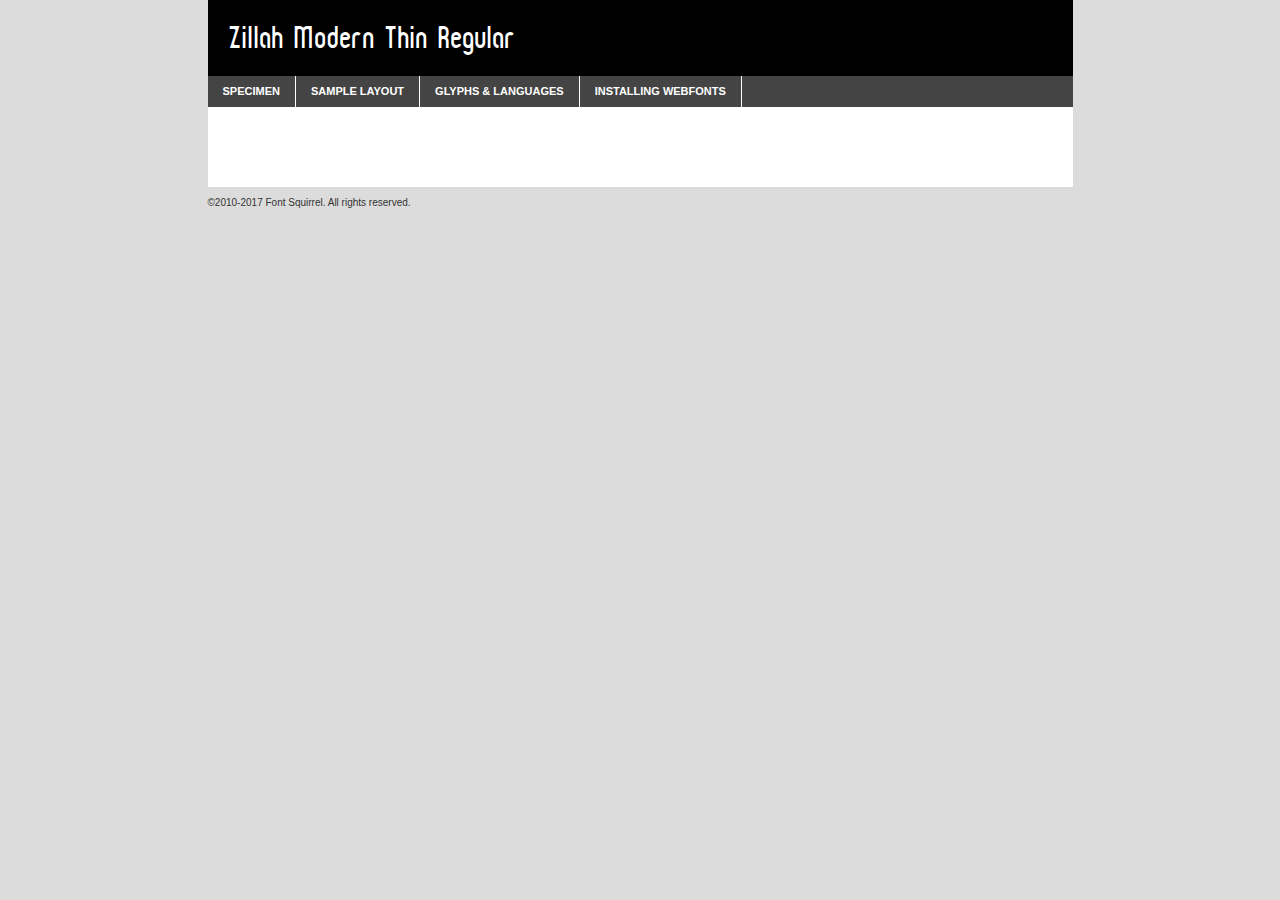
<file: fonts/webfontkit-20230224-014342/zillmt__-demo.html>
<!DOCTYPE html PUBLIC "-//W3C//DTD XHTML 1.0 Transitional//EN"
        "http://www.w3.org/TR/xhtml1/DTD/xhtml1-transitional.dtd">

<html xmlns="http://www.w3.org/1999/xhtml" xml:lang="en" lang="en">
<head>
    <meta http-equiv="Content-Type" content="text/html; charset=utf-8"/>
    <script src="http://ajax.googleapis.com/ajax/libs/jquery/1.7.2/jquery.min.js" type="text/javascript" charset="utf-8"></script>
    <script type="text/javascript">
		(function($) {
			$.fn.easyTabs = function(option) {
				var param = jQuery.extend({ fadeSpeed: 'fast', defaultContent: 1, activeClass: 'active' }, option);
				$(this).each(function() {
					var thisId = '#' + this.id;
					if ( param.defaultContent == '' )
					{
						param.defaultContent = 1;
					}
					if ( typeof param.defaultContent == 'number' )
					{
						var defaultTab = $(thisId + ' .tabs li:eq(' + (param.defaultContent - 1) + ') a').attr('href').substr(1);
					}
					else
					{
						var defaultTab = param.defaultContent;
					}
					$(thisId + ' .tabs li a').each(function() {
						var tabToHide = $(this).attr('href').substr(1);
						$('#' + tabToHide).addClass('easytabs-tab-content');
					});
					hideAll();
					changeContent(defaultTab);

					function hideAll() {$(thisId + ' .easytabs-tab-content').hide();}

					function changeContent(tabId)
					{
						hideAll();
						$(thisId + ' .tabs li').removeClass(param.activeClass);
						$(thisId + ' .tabs li a[href=#' + tabId + ']').closest('li').addClass(param.activeClass);
						if ( param.fadeSpeed != 'none' )
						{
							$(thisId + ' #' + tabId).fadeIn(param.fadeSpeed);
						}
						else
						{
							$(thisId + ' #' + tabId).show();
						}
					}

					$(thisId + ' .tabs li').click(function() {
						var tabId = $(this).find('a').attr('href').substr(1);
						changeContent(tabId);
						return false;
					});
				});
			}
		})(jQuery);
    </script>
    <link rel="stylesheet" href="specimen_files/specimen_stylesheet.css" type="text/css" charset="utf-8"/>
    <link rel="stylesheet" href="stylesheet.css" type="text/css" charset="utf-8"/>

    <style type="text/css">
        		body {
			font-family: 'zillah_modern_thinregular';
        		}

            </style>

    <title>Zillah Modern Thin Regular Specimen</title>


    <script type="text/javascript" charset="utf-8">
		$(document).ready(function() {
			$('#container').easyTabs({ defaultContent: 1 });
		});
    </script>
</head>

<body>
<div id="container">
    <div id="header">
		Zillah Modern Thin Regular    </div>
    <ul class="tabs">
        <li><a href="#specimen">Specimen</a></li>
        <li><a href="#layout">Sample Layout</a></li>
		        <li><a href="#glyphs">Glyphs &amp; Languages</a></li>
        <li><a href="#installing">Installing Webfonts</a></li>

    </ul>

    <div id="main_content">


        <div id="specimen">

            <div class="section">
                <div class="grid12 firstcol">
                    <div class="huge">AaBb</div>
                </div>
            </div>

            <div class="section">
                <div class="glyph_range">A&#x200B;B&#x200b;C&#x200b;D&#x200b;E&#x200b;F&#x200b;G&#x200b;H&#x200b;I&#x200b;J&#x200b;K&#x200b;L&#x200b;M&#x200b;N&#x200b;O&#x200b;P&#x200b;Q&#x200b;R&#x200b;S&#x200b;T&#x200b;U&#x200b;V&#x200b;W&#x200b;X&#x200b;Y&#x200b;Z&#x200b;a&#x200b;b&#x200b;c&#x200b;d&#x200b;e&#x200b;f&#x200b;g&#x200b;h&#x200b;i&#x200b;j&#x200b;k&#x200b;l&#x200b;m&#x200b;n&#x200b;o&#x200b;p&#x200b;q&#x200b;r&#x200b;s&#x200b;t&#x200b;u&#x200b;v&#x200b;w&#x200b;x&#x200b;y&#x200b;z&#x200b;1&#x200b;2&#x200b;3&#x200b;4&#x200b;5&#x200b;6&#x200b;7&#x200b;8&#x200b;9&#x200b;0&#x200b;&amp;&#x200b;.&#x200b;,&#x200b;?&#x200b;!&#x200b;&#64;&#x200b;(&#x200b;)&#x200b;#&#x200b;$&#x200b;%&#x200b;*&#x200b;+&#x200b;-&#x200b;=&#x200b;:&#x200b;;</div>
            </div>
            <div class="section">
                <div class="grid12 firstcol">
                    <table class="sample_table">
                        <tr>
                            <td>10</td>
                            <td class="size10">abcdefghijklmnopqrstuvwxyzABCDEFGHIJKLMNOPQRSTUVWXYZ0123456789abcdefghijklmnopqrstuvwxyzABCDEFGHIJKLMNOPQRSTUVWXYZ0123456789abcdefghijklmnopqrstuvwxyzABCDEFGHIJKLMNOPQRSTUVWXYZ</td>
                        </tr>
                        <tr>
                            <td>11</td>
                            <td class="size11">abcdefghijklmnopqrstuvwxyzABCDEFGHIJKLMNOPQRSTUVWXYZ0123456789abcdefghijklmnopqrstuvwxyzABCDEFGHIJKLMNOPQRSTUVWXYZ0123456789abcdefghijklmnopqrstuvwxyzABCDEFGHIJKLMNOPQRSTUVWXYZ</td>
                        </tr>
                        <tr>
                            <td>12</td>
                            <td class="size12">abcdefghijklmnopqrstuvwxyzABCDEFGHIJKLMNOPQRSTUVWXYZ0123456789abcdefghijklmnopqrstuvwxyzABCDEFGHIJKLMNOPQRSTUVWXYZ0123456789abcdefghijklmnopqrstuvwxyzABCDEFGHIJKLMNOPQRSTUVWXYZ</td>
                        </tr>
                        <tr>
                            <td>13</td>
                            <td class="size13">abcdefghijklmnopqrstuvwxyzABCDEFGHIJKLMNOPQRSTUVWXYZ0123456789abcdefghijklmnopqrstuvwxyzABCDEFGHIJKLMNOPQRSTUVWXYZ0123456789abcdefghijklmnopqrstuvwxyzABCDEFGHIJKLMNOPQRSTUVWXYZ</td>
                        </tr>
                        <tr>
                            <td>14</td>
                            <td class="size14">abcdefghijklmnopqrstuvwxyzABCDEFGHIJKLMNOPQRSTUVWXYZ0123456789abcdefghijklmnopqrstuvwxyzABCDEFGHIJKLMNOPQRSTUVWXYZ0123456789abcdefghijklmnopqrstuvwxyzABCDEFGHIJKLMNOPQRSTUVWXYZ</td>
                        </tr>
                        <tr>
                            <td>16</td>
                            <td class="size16">abcdefghijklmnopqrstuvwxyzABCDEFGHIJKLMNOPQRSTUVWXYZ0123456789abcdefghijklmnopqrstuvwxyzABCDEFGHIJKLMNOPQRSTUVWXYZ</td>
                        </tr>
                        <tr>
                            <td>18</td>
                            <td class="size18">abcdefghijklmnopqrstuvwxyzABCDEFGHIJKLMNOPQRSTUVWXYZ0123456789abcdefghijklmnopqrstuvwxyzABCDEFGHIJKLMNOPQRSTUVWXYZ</td>
                        </tr>
                        <tr>
                            <td>20</td>
                            <td class="size20">abcdefghijklmnopqrstuvwxyzABCDEFGHIJKLMNOPQRSTUVWXYZ0123456789abcdefghijklmnopqrstuvwxyzABCDEFGHIJKLMNOPQRSTUVWXYZ</td>
                        </tr>
                        <tr>
                            <td>24</td>
                            <td class="size24">abcdefghijklmnopqrstuvwxyzABCDEFGHIJKLMNOPQRSTUVWXYZ0123456789abcdefghijklmnopqrstuvwxyzABCDEFGHIJKLMNOPQRSTUVWXYZ</td>
                        </tr>
                        <tr>
                            <td>30</td>
                            <td class="size30">abcdefghijklmnopqrstuvwxyzABCDEFGHIJKLMNOPQRSTUVWXYZ0123456789abcdefghijklmnopqrstuvwxyzABCDEFGHIJKLMNOPQRSTUVWXYZ</td>
                        </tr>
                        <tr>
                            <td>36</td>
                            <td class="size36">abcdefghijklmnopqrstuvwxyzABCDEFGHIJKLMNOPQRSTUVWXYZ0123456789abcdefghijklmnopqrstuvwxyzABCDEFGHIJKLMNOPQRSTUVWXYZ</td>
                        </tr>
                        <tr>
                            <td>48</td>
                            <td class="size48">abcdefghijklmnopqrstuvwxyzABCDEFGHIJKLMNOPQRSTUVWXYZ0123456789abcdefghijklmnopqrstuvwxyzABCDEFGHIJKLMNOPQRSTUVWXYZ</td>
                        </tr>
                        <tr>
                            <td>60</td>
                            <td class="size60">abcdefghijklmnopqrstuvwxyzABCDEFGHIJKLMNOPQRSTUVWXYZ0123456789abcdefghijklmnopqrstuvwxyzABCDEFGHIJKLMNOPQRSTUVWXYZ</td>
                        </tr>
                        <tr>
                            <td>72</td>
                            <td class="size72">abcdefghijklmnopqrstuvwxyzABCDEFGHIJKLMNOPQRSTUVWXYZ0123456789abcdefghijklmnopqrstuvwxyzABCDEFGHIJKLMNOPQRSTUVWXYZ</td>
                        </tr>
                        <tr>
                            <td>90</td>
                            <td class="size90">abcdefghijklmnopqrstuvwxyzABCDEFGHIJKLMNOPQRSTUVWXYZ0123456789abcdefghijklmnopqrstuvwxyzABCDEFGHIJKLMNOPQRSTUVWXYZ</td>
                        </tr>
                    </table>

                </div>

            </div>


            <div class="section" id="bodycomparison">


                <div id="xheight">
                    <div class="fontbody">&#x25FC;&#x25FC;&#x25FC;&#x25FC;&#x25FC;&#x25FC;&#x25FC;&#x25FC;&#x25FC;&#x25FC;&#x25FC;&#x25FC;&#x25FC;&#x25FC;&#x25FC;&#x25FC;&#x25FC;&#x25FC;&#x25FC;&#x25FC;&#x25FC;&#x25FC;&#x25FC;&#x25FC;&#x25FC;&#x25FC;&#x25FC;&#x25FC;&#x25FC;&#x25FC;&#x25FC;&#x25FC;&#x25FC;&#x25FC;&#x25FC;&#x25FC;&#x25FC;&#x25FC;&#x25FC;&#x25FC;&#x25FC;&#x25FC;&#x25FC;&#x25FC;&#x25FC;&#x25FC;&#x25FC;&#x25FC;&#x25FC;&#x25FC;&#x25FC;&#x25FC;&#x25FC;&#x25FC;&#x25FC;&#x25FC;&#x25FC;&#x25FC;&#x25FC;&#x25FC;&#x25FC;&#x25FC;&#x25FC;&#x25FC;&#x25FC;&#x25FC;&#x25FC;&#x25FC;&#x25FC;&#x25FC;&#x25FC;&#x25FC;&#x25FC;&#x25FC;&#x25FC;&#x25FC;&#x25FC;&#x25FC;&#x25FC;&#x25FC;&#x25FC;&#x25FC;&#x25FC;&#x25FC;&#x25FC;&#x25FC;&#x25FC;&#x25FC;&#x25FC;&#x25FC;&#x25FC;&#x25FC;&#x25FC;&#x25FC;&#x25FC;&#x25FC;&#x25FC;&#x25FC;&#x25FC;body</div>
                    <div class="arialbody">body</div>
                    <div class="verdanabody">body</div>
                    <div class="georgiabody">body</div>
                </div>
                <div class="fontbody" style="z-index:1">
                    body<span>Zillah Modern Thin Regular</span>
                </div>
                <div class="arialbody" style="z-index:1">
                    body<span>Arial</span>
                </div>
                <div class="verdanabody" style="z-index:1">
                    body<span>Verdana</span>
                </div>
                <div class="georgiabody" style="z-index:1">
                    body<span>Georgia</span>
                </div>


            </div>


            <div class="section psample psample_row1" id="">

                <div class="grid2 firstcol">
                    <p class="size10"><span>10.</span>Aenean lacinia bibendum nulla sed consectetur. Fusce dapibus, tellus ac cursus commodo, tortor mauris condimentum nibh, ut fermentum massa justo sit amet risus. Nullam id dolor id nibh ultricies vehicula ut id elit. Cum sociis natoque penatibus et magnis dis parturient montes, nascetur ridiculus mus. Nulla vitae elit libero, a pharetra augue.</p>

                </div>
                <div class="grid3">
                    <p class="size11"><span>11.</span>Aenean lacinia bibendum nulla sed consectetur. Fusce dapibus, tellus ac cursus commodo, tortor mauris condimentum nibh, ut fermentum massa justo sit amet risus. Nullam id dolor id nibh ultricies vehicula ut id elit. Cum sociis natoque penatibus et magnis dis parturient montes, nascetur ridiculus mus. Nulla vitae elit libero, a pharetra augue.</p>

                </div>
                <div class="grid3">
                    <p class="size12"><span>12.</span>Aenean lacinia bibendum nulla sed consectetur. Fusce dapibus, tellus ac cursus commodo, tortor mauris condimentum nibh, ut fermentum massa justo sit amet risus. Nullam id dolor id nibh ultricies vehicula ut id elit. Cum sociis natoque penatibus et magnis dis parturient montes, nascetur ridiculus mus. Nulla vitae elit libero, a pharetra augue.</p>

                </div>
                <div class="grid4">
                    <p class="size13"><span>13.</span>Aenean lacinia bibendum nulla sed consectetur. Fusce dapibus, tellus ac cursus commodo, tortor mauris condimentum nibh, ut fermentum massa justo sit amet risus. Nullam id dolor id nibh ultricies vehicula ut id elit. Cum sociis natoque penatibus et magnis dis parturient montes, nascetur ridiculus mus. Nulla vitae elit libero, a pharetra augue.</p>

                </div>
                <div class="white_blend"></div>

            </div>
            <div class="section psample psample_row2" id="">
                <div class="grid3 firstcol">
                    <p class="size14"><span>14.</span>Aenean lacinia bibendum nulla sed consectetur. Fusce dapibus, tellus ac cursus commodo, tortor mauris condimentum nibh, ut fermentum massa justo sit amet risus. Nullam id dolor id nibh ultricies vehicula ut id elit. Cum sociis natoque penatibus et magnis dis parturient montes, nascetur ridiculus mus. Nulla vitae elit libero, a pharetra augue.</p>

                </div>
                <div class="grid4">
                    <p class="size16"><span>16.</span>Aenean lacinia bibendum nulla sed consectetur. Fusce dapibus, tellus ac cursus commodo, tortor mauris condimentum nibh, ut fermentum massa justo sit amet risus. Nullam id dolor id nibh ultricies vehicula ut id elit. Cum sociis natoque penatibus et magnis dis parturient montes, nascetur ridiculus mus. Nulla vitae elit libero, a pharetra augue.</p>

                </div>
                <div class="grid5">
                    <p class="size18"><span>18.</span>Aenean lacinia bibendum nulla sed consectetur. Fusce dapibus, tellus ac cursus commodo, tortor mauris condimentum nibh, ut fermentum massa justo sit amet risus. Nullam id dolor id nibh ultricies vehicula ut id elit. Cum sociis natoque penatibus et magnis dis parturient montes, nascetur ridiculus mus. Nulla vitae elit libero, a pharetra augue.</p>

                </div>

                <div class="white_blend"></div>

            </div>

            <div class="section psample psample_row3" id="">
                <div class="grid5 firstcol">
                    <p class="size20"><span>20.</span>Aenean lacinia bibendum nulla sed consectetur. Fusce dapibus, tellus ac cursus commodo, tortor mauris condimentum nibh, ut fermentum massa justo sit amet risus. Nullam id dolor id nibh ultricies vehicula ut id elit. Cum sociis natoque penatibus et magnis dis parturient montes, nascetur ridiculus mus. Nulla vitae elit libero, a pharetra augue.</p>
                </div>
                <div class="grid7">
                    <p class="size24"><span>24.</span>Aenean lacinia bibendum nulla sed consectetur. Fusce dapibus, tellus ac cursus commodo, tortor mauris condimentum nibh, ut fermentum massa justo sit amet risus. Nullam id dolor id nibh ultricies vehicula ut id elit. Cum sociis natoque penatibus et magnis dis parturient montes, nascetur ridiculus mus. Nulla vitae elit libero, a pharetra augue.</p>
                </div>

                <div class="white_blend"></div>

            </div>

            <div class="section psample psample_row4" id="">
                <div class="grid12 firstcol">
                    <p class="size30"><span>30.</span>Aenean lacinia bibendum nulla sed consectetur. Fusce dapibus, tellus ac cursus commodo, tortor mauris condimentum nibh, ut fermentum massa justo sit amet risus. Nullam id dolor id nibh ultricies vehicula ut id elit. Cum sociis natoque penatibus et magnis dis parturient montes, nascetur ridiculus mus. Nulla vitae elit libero, a pharetra augue.</p>
                </div>
                <div class="white_blend"></div>

            </div>


            <div class="section psample psample_row1 fullreverse">
                <div class="grid2 firstcol">
                    <p class="size10"><span>10.</span>Aenean lacinia bibendum nulla sed consectetur. Fusce dapibus, tellus ac cursus commodo, tortor mauris condimentum nibh, ut fermentum massa justo sit amet risus. Nullam id dolor id nibh ultricies vehicula ut id elit. Cum sociis natoque penatibus et magnis dis parturient montes, nascetur ridiculus mus. Nulla vitae elit libero, a pharetra augue.</p>

                </div>
                <div class="grid3">
                    <p class="size11"><span>11.</span>Aenean lacinia bibendum nulla sed consectetur. Fusce dapibus, tellus ac cursus commodo, tortor mauris condimentum nibh, ut fermentum massa justo sit amet risus. Nullam id dolor id nibh ultricies vehicula ut id elit. Cum sociis natoque penatibus et magnis dis parturient montes, nascetur ridiculus mus. Nulla vitae elit libero, a pharetra augue.</p>

                </div>
                <div class="grid3">
                    <p class="size12"><span>12.</span>Aenean lacinia bibendum nulla sed consectetur. Fusce dapibus, tellus ac cursus commodo, tortor mauris condimentum nibh, ut fermentum massa justo sit amet risus. Nullam id dolor id nibh ultricies vehicula ut id elit. Cum sociis natoque penatibus et magnis dis parturient montes, nascetur ridiculus mus. Nulla vitae elit libero, a pharetra augue.</p>

                </div>
                <div class="grid4">
                    <p class="size13"><span>13.</span>Aenean lacinia bibendum nulla sed consectetur. Fusce dapibus, tellus ac cursus commodo, tortor mauris condimentum nibh, ut fermentum massa justo sit amet risus. Nullam id dolor id nibh ultricies vehicula ut id elit. Cum sociis natoque penatibus et magnis dis parturient montes, nascetur ridiculus mus. Nulla vitae elit libero, a pharetra augue.</p>

                </div>
                <div class="black_blend"></div>

            </div>

            <div class="section psample psample_row2 fullreverse">
                <div class="grid3 firstcol">
                    <p class="size14"><span>14.</span>Aenean lacinia bibendum nulla sed consectetur. Fusce dapibus, tellus ac cursus commodo, tortor mauris condimentum nibh, ut fermentum massa justo sit amet risus. Nullam id dolor id nibh ultricies vehicula ut id elit. Cum sociis natoque penatibus et magnis dis parturient montes, nascetur ridiculus mus. Nulla vitae elit libero, a pharetra augue.</p>

                </div>
                <div class="grid4">
                    <p class="size16"><span>16.</span>Aenean lacinia bibendum nulla sed consectetur. Fusce dapibus, tellus ac cursus commodo, tortor mauris condimentum nibh, ut fermentum massa justo sit amet risus. Nullam id dolor id nibh ultricies vehicula ut id elit. Cum sociis natoque penatibus et magnis dis parturient montes, nascetur ridiculus mus. Nulla vitae elit libero, a pharetra augue.</p>

                </div>
                <div class="grid5">
                    <p class="size18"><span>18.</span>Aenean lacinia bibendum nulla sed consectetur. Fusce dapibus, tellus ac cursus commodo, tortor mauris condimentum nibh, ut fermentum massa justo sit amet risus. Nullam id dolor id nibh ultricies vehicula ut id elit. Cum sociis natoque penatibus et magnis dis parturient montes, nascetur ridiculus mus. Nulla vitae elit libero, a pharetra augue.</p>

                </div>
                <div class="black_blend"></div>

            </div>

            <div class="section psample fullreverse psample_row3" id="">
                <div class="grid5 firstcol">
                    <p class="size20"><span>20.</span>Aenean lacinia bibendum nulla sed consectetur. Fusce dapibus, tellus ac cursus commodo, tortor mauris condimentum nibh, ut fermentum massa justo sit amet risus. Nullam id dolor id nibh ultricies vehicula ut id elit. Cum sociis natoque penatibus et magnis dis parturient montes, nascetur ridiculus mus. Nulla vitae elit libero, a pharetra augue.</p>
                </div>
                <div class="grid7">
                    <p class="size24"><span>24.</span>Aenean lacinia bibendum nulla sed consectetur. Fusce dapibus, tellus ac cursus commodo, tortor mauris condimentum nibh, ut fermentum massa justo sit amet risus. Nullam id dolor id nibh ultricies vehicula ut id elit. Cum sociis natoque penatibus et magnis dis parturient montes, nascetur ridiculus mus. Nulla vitae elit libero, a pharetra augue.</p>
                </div>

                <div class="black_blend"></div>

            </div>

            <div class="section psample fullreverse psample_row4" id="" style="border-bottom: 20px #000 solid;">
                <div class="grid12 firstcol">
                    <p class="size30"><span>30.</span>Aenean lacinia bibendum nulla sed consectetur. Fusce dapibus, tellus ac cursus commodo, tortor mauris condimentum nibh, ut fermentum massa justo sit amet risus. Nullam id dolor id nibh ultricies vehicula ut id elit. Cum sociis natoque penatibus et magnis dis parturient montes, nascetur ridiculus mus. Nulla vitae elit libero, a pharetra augue.</p>
                </div>
                <div class="black_blend"></div>

            </div>


        </div>

        <div id="layout">

            <div class="section">

                <div class="grid12 firstcol">
                    <h1>Lorem Ipsum Dolor</h1>
                    <h2>Etiam porta sem malesuada magna mollis euismod</h2>

                    <p class="byline">By <a href="#link">Aenean Lacinia</a></p>
                </div>
            </div>
            <div class="section">
                <div class="grid8 firstcol">
                    <p class="large">Donec sed odio dui. Morbi leo risus, porta ac consectetur ac, vestibulum at eros. Fusce dapibus, tellus ac cursus commodo, tortor mauris condimentum nibh, ut fermentum massa justo sit amet risus. </p>


                    <h3>Pellentesque ornare sem</h3>

                    <p>Maecenas sed diam eget risus varius blandit sit amet non magna. Maecenas faucibus mollis interdum. Donec ullamcorper nulla non metus auctor fringilla. Nullam id dolor id nibh ultricies vehicula ut id elit. Nullam id dolor id nibh ultricies vehicula ut id elit. </p>

                    <p>Aenean eu leo quam. Pellentesque ornare sem lacinia quam venenatis vestibulum. Lorem ipsum dolor sit amet, consectetur adipiscing elit. Cum sociis natoque penatibus et magnis dis parturient montes, nascetur ridiculus mus. </p>

                    <p>Nulla vitae elit libero, a pharetra augue. Praesent commodo cursus magna, vel scelerisque nisl consectetur et. Aenean lacinia bibendum nulla sed consectetur. </p>

                    <p>Nullam quis risus eget urna mollis ornare vel eu leo. Nullam quis risus eget urna mollis ornare vel eu leo. Maecenas sed diam eget risus varius blandit sit amet non magna. Donec ullamcorper nulla non metus auctor fringilla. </p>

                    <h3>Cras mattis consectetur</h3>

                    <p>Aenean eu leo quam. Pellentesque ornare sem lacinia quam venenatis vestibulum. Aenean lacinia bibendum nulla sed consectetur. Integer posuere erat a ante venenatis dapibus posuere velit aliquet. Cras mattis consectetur purus sit amet fermentum. </p>

                    <p>Nullam id dolor id nibh ultricies vehicula ut id elit. Nullam quis risus eget urna mollis ornare vel eu leo. Cras mattis consectetur purus sit amet fermentum.</p>
                </div>

                <div class="grid4 sidebar">

                    <div class="box reverse">
                        <p class="last">Nullam quis risus eget urna mollis ornare vel eu leo. Donec ullamcorper nulla non metus auctor fringilla. Cras mattis consectetur purus sit amet fermentum. Sed posuere consectetur est at lobortis. Lorem ipsum dolor sit amet, consectetur adipiscing elit. </p>
                    </div>

                    <p class="caption">Maecenas sed diam eget risus varius.</p>

                    <p>Vestibulum id ligula porta felis euismod semper. Integer posuere erat a ante venenatis dapibus posuere velit aliquet. Vestibulum id ligula porta felis euismod semper. Sed posuere consectetur est at lobortis. Maecenas sed diam eget risus varius blandit sit amet non magna. Fusce dapibus, tellus ac cursus commodo, tortor mauris condimentum nibh, ut fermentum massa justo sit amet risus. </p>


                    <p>Duis mollis, est non commodo luctus, nisi erat porttitor ligula, eget lacinia odio sem nec elit. Aenean lacinia bibendum nulla sed consectetur. Vivamus sagittis lacus vel augue laoreet rutrum faucibus dolor auctor. Aenean lacinia bibendum nulla sed consectetur. Nullam quis risus eget urna mollis ornare vel eu leo. </p>

                    <p>Praesent commodo cursus magna, vel scelerisque nisl consectetur et. Donec ullamcorper nulla non metus auctor fringilla. Maecenas faucibus mollis interdum. Fusce dapibus, tellus ac cursus commodo, tortor mauris condimentum nibh, ut fermentum massa justo sit amet risus. </p>

                </div>
            </div>

        </div>


		

        <div id="glyphs">
            <div class="section">
                <div class="grid12 firstcol">

                    <h1>Language Support</h1>
                    <p>The subset of Zillah Modern Thin Regular in this kit supports the following languages:<br/>

						Albanian, Basque, Breton, Chamorro, Danish, Dutch, English, Faroese, Finnish, French, Frisian, Galician, German, Icelandic, Italian, Malagasy, Norwegian, Portuguese, Spanish, Alsatian, Aragonese, Arapaho, Arrernte, Asturian, Aymara, Bislama, Cebuano, Corsican, Fijian, French_creole, Genoese, Gilbertese, Greenlandic, Haitian_creole, Hiligaynon, Hmong, Hopi, Ibanag, Iloko_ilokano, Indonesian, Interglossa_glosa, Interlingua, Irish_gaelic, Jerriais, Lojban, Lombard, Luxembourgeois, Manx, Mohawk, Norfolk_pitcairnese, Occitan, Oromo, Pangasinan, Papiamento, Piedmontese, Potawatomi, Rhaeto-romance, Romansh, Rotokas, Sami_lule, Samoan, Sardinian, Scots_gaelic, Seychelles_creole, Shona, Sicilian, Somali, Southern_ndebele, Swahili, Swati_swazi, Tagalog_filipino_pilipino, Tetum, Tok_pisin, Uyghur_latinized, Volapuk, Walloon, Warlpiri, Xhosa, Yapese, Zulu, Latinbasic, Ubasic, Demo                    </p>
                    <h1>Glyph Chart</h1>
                    <p>The subset of Zillah Modern Thin Regular in this kit includes all the glyphs listed below. Unicode entities are included above each glyph to help you insert individual characters into your layout.</p>
                    <div id="glyph_chart">

																				                                <div><p>&amp;#13;</p>&#13;</div>
																				                                <div><p>&amp;#32;</p>&#32;</div>
																				                                <div><p>&amp;#33;</p>&#33;</div>
																				                                <div><p>&amp;#34;</p>&#34;</div>
																				                                <div><p>&amp;#35;</p>&#35;</div>
																				                                <div><p>&amp;#36;</p>&#36;</div>
																				                                <div><p>&amp;#37;</p>&#37;</div>
																				                                <div><p>&amp;#38;</p>&#38;</div>
																				                                <div><p>&amp;#39;</p>&#39;</div>
																				                                <div><p>&amp;#40;</p>&#40;</div>
																				                                <div><p>&amp;#41;</p>&#41;</div>
																				                                <div><p>&amp;#42;</p>&#42;</div>
																				                                <div><p>&amp;#43;</p>&#43;</div>
																				                                <div><p>&amp;#44;</p>&#44;</div>
																				                                <div><p>&amp;#45;</p>&#45;</div>
																				                                <div><p>&amp;#46;</p>&#46;</div>
																				                                <div><p>&amp;#47;</p>&#47;</div>
																				                                <div><p>&amp;#48;</p>&#48;</div>
																				                                <div><p>&amp;#49;</p>&#49;</div>
																				                                <div><p>&amp;#50;</p>&#50;</div>
																				                                <div><p>&amp;#51;</p>&#51;</div>
																				                                <div><p>&amp;#52;</p>&#52;</div>
																				                                <div><p>&amp;#53;</p>&#53;</div>
																				                                <div><p>&amp;#54;</p>&#54;</div>
																				                                <div><p>&amp;#55;</p>&#55;</div>
																				                                <div><p>&amp;#56;</p>&#56;</div>
																				                                <div><p>&amp;#57;</p>&#57;</div>
																				                                <div><p>&amp;#58;</p>&#58;</div>
																				                                <div><p>&amp;#59;</p>&#59;</div>
																				                                <div><p>&amp;#60;</p>&#60;</div>
																				                                <div><p>&amp;#61;</p>&#61;</div>
																				                                <div><p>&amp;#62;</p>&#62;</div>
																				                                <div><p>&amp;#63;</p>&#63;</div>
																				                                <div><p>&amp;#64;</p>&#64;</div>
																				                                <div><p>&amp;#65;</p>&#65;</div>
																				                                <div><p>&amp;#66;</p>&#66;</div>
																				                                <div><p>&amp;#67;</p>&#67;</div>
																				                                <div><p>&amp;#68;</p>&#68;</div>
																				                                <div><p>&amp;#69;</p>&#69;</div>
																				                                <div><p>&amp;#70;</p>&#70;</div>
																				                                <div><p>&amp;#71;</p>&#71;</div>
																				                                <div><p>&amp;#72;</p>&#72;</div>
																				                                <div><p>&amp;#73;</p>&#73;</div>
																				                                <div><p>&amp;#74;</p>&#74;</div>
																				                                <div><p>&amp;#75;</p>&#75;</div>
																				                                <div><p>&amp;#76;</p>&#76;</div>
																				                                <div><p>&amp;#77;</p>&#77;</div>
																				                                <div><p>&amp;#78;</p>&#78;</div>
																				                                <div><p>&amp;#79;</p>&#79;</div>
																				                                <div><p>&amp;#80;</p>&#80;</div>
																				                                <div><p>&amp;#81;</p>&#81;</div>
																				                                <div><p>&amp;#82;</p>&#82;</div>
																				                                <div><p>&amp;#83;</p>&#83;</div>
																				                                <div><p>&amp;#84;</p>&#84;</div>
																				                                <div><p>&amp;#85;</p>&#85;</div>
																				                                <div><p>&amp;#86;</p>&#86;</div>
																				                                <div><p>&amp;#87;</p>&#87;</div>
																				                                <div><p>&amp;#88;</p>&#88;</div>
																				                                <div><p>&amp;#89;</p>&#89;</div>
																				                                <div><p>&amp;#90;</p>&#90;</div>
																				                                <div><p>&amp;#91;</p>&#91;</div>
																				                                <div><p>&amp;#92;</p>&#92;</div>
																				                                <div><p>&amp;#93;</p>&#93;</div>
																				                                <div><p>&amp;#94;</p>&#94;</div>
																				                                <div><p>&amp;#95;</p>&#95;</div>
																				                                <div><p>&amp;#96;</p>&#96;</div>
																				                                <div><p>&amp;#97;</p>&#97;</div>
																				                                <div><p>&amp;#98;</p>&#98;</div>
																				                                <div><p>&amp;#99;</p>&#99;</div>
																				                                <div><p>&amp;#100;</p>&#100;</div>
																				                                <div><p>&amp;#101;</p>&#101;</div>
																				                                <div><p>&amp;#102;</p>&#102;</div>
																				                                <div><p>&amp;#103;</p>&#103;</div>
																				                                <div><p>&amp;#104;</p>&#104;</div>
																				                                <div><p>&amp;#105;</p>&#105;</div>
																				                                <div><p>&amp;#106;</p>&#106;</div>
																				                                <div><p>&amp;#107;</p>&#107;</div>
																				                                <div><p>&amp;#108;</p>&#108;</div>
																				                                <div><p>&amp;#109;</p>&#109;</div>
																				                                <div><p>&amp;#110;</p>&#110;</div>
																				                                <div><p>&amp;#111;</p>&#111;</div>
																				                                <div><p>&amp;#112;</p>&#112;</div>
																				                                <div><p>&amp;#113;</p>&#113;</div>
																				                                <div><p>&amp;#114;</p>&#114;</div>
																				                                <div><p>&amp;#115;</p>&#115;</div>
																				                                <div><p>&amp;#116;</p>&#116;</div>
																				                                <div><p>&amp;#117;</p>&#117;</div>
																				                                <div><p>&amp;#118;</p>&#118;</div>
																				                                <div><p>&amp;#119;</p>&#119;</div>
																				                                <div><p>&amp;#120;</p>&#120;</div>
																				                                <div><p>&amp;#121;</p>&#121;</div>
																				                                <div><p>&amp;#122;</p>&#122;</div>
																				                                <div><p>&amp;#123;</p>&#123;</div>
																				                                <div><p>&amp;#124;</p>&#124;</div>
																				                                <div><p>&amp;#125;</p>&#125;</div>
																				                                <div><p>&amp;#126;</p>&#126;</div>
																				                                <div><p>&amp;#160;</p>&#160;</div>
																				                                <div><p>&amp;#161;</p>&#161;</div>
																				                                <div><p>&amp;#162;</p>&#162;</div>
																				                                <div><p>&amp;#163;</p>&#163;</div>
																				                                <div><p>&amp;#164;</p>&#164;</div>
																				                                <div><p>&amp;#165;</p>&#165;</div>
																				                                <div><p>&amp;#166;</p>&#166;</div>
																				                                <div><p>&amp;#167;</p>&#167;</div>
																				                                <div><p>&amp;#168;</p>&#168;</div>
																				                                <div><p>&amp;#169;</p>&#169;</div>
																				                                <div><p>&amp;#170;</p>&#170;</div>
																				                                <div><p>&amp;#171;</p>&#171;</div>
																				                                <div><p>&amp;#172;</p>&#172;</div>
																				                                <div><p>&amp;#173;</p>&#173;</div>
																				                                <div><p>&amp;#174;</p>&#174;</div>
																				                                <div><p>&amp;#175;</p>&#175;</div>
																				                                <div><p>&amp;#176;</p>&#176;</div>
																				                                <div><p>&amp;#177;</p>&#177;</div>
																				                                <div><p>&amp;#178;</p>&#178;</div>
																				                                <div><p>&amp;#179;</p>&#179;</div>
																				                                <div><p>&amp;#180;</p>&#180;</div>
																				                                <div><p>&amp;#181;</p>&#181;</div>
																				                                <div><p>&amp;#182;</p>&#182;</div>
																				                                <div><p>&amp;#183;</p>&#183;</div>
																				                                <div><p>&amp;#184;</p>&#184;</div>
																				                                <div><p>&amp;#185;</p>&#185;</div>
																				                                <div><p>&amp;#186;</p>&#186;</div>
																				                                <div><p>&amp;#187;</p>&#187;</div>
																				                                <div><p>&amp;#188;</p>&#188;</div>
																				                                <div><p>&amp;#189;</p>&#189;</div>
																				                                <div><p>&amp;#190;</p>&#190;</div>
																				                                <div><p>&amp;#191;</p>&#191;</div>
																				                                <div><p>&amp;#192;</p>&#192;</div>
																				                                <div><p>&amp;#193;</p>&#193;</div>
																				                                <div><p>&amp;#194;</p>&#194;</div>
																				                                <div><p>&amp;#195;</p>&#195;</div>
																				                                <div><p>&amp;#196;</p>&#196;</div>
																				                                <div><p>&amp;#197;</p>&#197;</div>
																				                                <div><p>&amp;#198;</p>&#198;</div>
																				                                <div><p>&amp;#199;</p>&#199;</div>
																				                                <div><p>&amp;#200;</p>&#200;</div>
																				                                <div><p>&amp;#201;</p>&#201;</div>
																				                                <div><p>&amp;#202;</p>&#202;</div>
																				                                <div><p>&amp;#203;</p>&#203;</div>
																				                                <div><p>&amp;#204;</p>&#204;</div>
																				                                <div><p>&amp;#205;</p>&#205;</div>
																				                                <div><p>&amp;#206;</p>&#206;</div>
																				                                <div><p>&amp;#207;</p>&#207;</div>
																				                                <div><p>&amp;#208;</p>&#208;</div>
																				                                <div><p>&amp;#209;</p>&#209;</div>
																				                                <div><p>&amp;#210;</p>&#210;</div>
																				                                <div><p>&amp;#211;</p>&#211;</div>
																				                                <div><p>&amp;#212;</p>&#212;</div>
																				                                <div><p>&amp;#213;</p>&#213;</div>
																				                                <div><p>&amp;#214;</p>&#214;</div>
																				                                <div><p>&amp;#215;</p>&#215;</div>
																				                                <div><p>&amp;#216;</p>&#216;</div>
																				                                <div><p>&amp;#217;</p>&#217;</div>
																				                                <div><p>&amp;#218;</p>&#218;</div>
																				                                <div><p>&amp;#219;</p>&#219;</div>
																				                                <div><p>&amp;#220;</p>&#220;</div>
																				                                <div><p>&amp;#221;</p>&#221;</div>
																				                                <div><p>&amp;#222;</p>&#222;</div>
																				                                <div><p>&amp;#223;</p>&#223;</div>
																				                                <div><p>&amp;#224;</p>&#224;</div>
																				                                <div><p>&amp;#225;</p>&#225;</div>
																				                                <div><p>&amp;#226;</p>&#226;</div>
																				                                <div><p>&amp;#227;</p>&#227;</div>
																				                                <div><p>&amp;#228;</p>&#228;</div>
																				                                <div><p>&amp;#229;</p>&#229;</div>
																				                                <div><p>&amp;#230;</p>&#230;</div>
																				                                <div><p>&amp;#231;</p>&#231;</div>
																				                                <div><p>&amp;#232;</p>&#232;</div>
																				                                <div><p>&amp;#233;</p>&#233;</div>
																				                                <div><p>&amp;#234;</p>&#234;</div>
																				                                <div><p>&amp;#235;</p>&#235;</div>
																				                                <div><p>&amp;#236;</p>&#236;</div>
																				                                <div><p>&amp;#237;</p>&#237;</div>
																				                                <div><p>&amp;#238;</p>&#238;</div>
																				                                <div><p>&amp;#239;</p>&#239;</div>
																				                                <div><p>&amp;#240;</p>&#240;</div>
																				                                <div><p>&amp;#241;</p>&#241;</div>
																				                                <div><p>&amp;#242;</p>&#242;</div>
																				                                <div><p>&amp;#243;</p>&#243;</div>
																				                                <div><p>&amp;#244;</p>&#244;</div>
																				                                <div><p>&amp;#245;</p>&#245;</div>
																				                                <div><p>&amp;#246;</p>&#246;</div>
																				                                <div><p>&amp;#247;</p>&#247;</div>
																				                                <div><p>&amp;#248;</p>&#248;</div>
																				                                <div><p>&amp;#249;</p>&#249;</div>
																				                                <div><p>&amp;#250;</p>&#250;</div>
																				                                <div><p>&amp;#251;</p>&#251;</div>
																				                                <div><p>&amp;#252;</p>&#252;</div>
																				                                <div><p>&amp;#253;</p>&#253;</div>
																				                                <div><p>&amp;#254;</p>&#254;</div>
																				                                <div><p>&amp;#255;</p>&#255;</div>
																				                                <div><p>&amp;#338;</p>&#338;</div>
																				                                <div><p>&amp;#339;</p>&#339;</div>
																				                                <div><p>&amp;#376;</p>&#376;</div>
																				                                <div><p>&amp;#710;</p>&#710;</div>
																				                                <div><p>&amp;#732;</p>&#732;</div>
																				                                <div><p>&amp;#8192;</p>&#8192;</div>
																				                                <div><p>&amp;#8193;</p>&#8193;</div>
																				                                <div><p>&amp;#8194;</p>&#8194;</div>
																				                                <div><p>&amp;#8195;</p>&#8195;</div>
																				                                <div><p>&amp;#8196;</p>&#8196;</div>
																				                                <div><p>&amp;#8197;</p>&#8197;</div>
																				                                <div><p>&amp;#8198;</p>&#8198;</div>
																				                                <div><p>&amp;#8199;</p>&#8199;</div>
																				                                <div><p>&amp;#8200;</p>&#8200;</div>
																				                                <div><p>&amp;#8201;</p>&#8201;</div>
																				                                <div><p>&amp;#8202;</p>&#8202;</div>
																				                                <div><p>&amp;#8208;</p>&#8208;</div>
																				                                <div><p>&amp;#8209;</p>&#8209;</div>
																				                                <div><p>&amp;#8210;</p>&#8210;</div>
																				                                <div><p>&amp;#8211;</p>&#8211;</div>
																				                                <div><p>&amp;#8212;</p>&#8212;</div>
																				                                <div><p>&amp;#8216;</p>&#8216;</div>
																				                                <div><p>&amp;#8217;</p>&#8217;</div>
																				                                <div><p>&amp;#8218;</p>&#8218;</div>
																				                                <div><p>&amp;#8220;</p>&#8220;</div>
																				                                <div><p>&amp;#8221;</p>&#8221;</div>
																				                                <div><p>&amp;#8222;</p>&#8222;</div>
																				                                <div><p>&amp;#8226;</p>&#8226;</div>
																				                                <div><p>&amp;#8230;</p>&#8230;</div>
																				                                <div><p>&amp;#8239;</p>&#8239;</div>
																				                                <div><p>&amp;#8249;</p>&#8249;</div>
																				                                <div><p>&amp;#8250;</p>&#8250;</div>
																				                                <div><p>&amp;#8287;</p>&#8287;</div>
																				                                <div><p>&amp;#8482;</p>&#8482;</div>
																				                                <div><p>&amp;#9724;</p>&#9724;</div>
																																													                    </div>
                </div>


            </div>
        </div>


        <div id="specs">

        </div>

        <div id="installing">
            <div class="section">
                <div class="grid7 firstcol">
                    <h1>Installing Webfonts</h1>

                    <p>Webfonts are supported by all major browser platforms but not all in the same way. There are currently four different font formats that must be included in order to target all browsers. This includes TTF, WOFF, EOT and SVG.</p>

                    <h2>1. Upload your webfonts</h2>
                    <p>You must upload your webfont kit to your website. They should be in or near the same directory as your CSS files.</p>

                    <h2>2. Include the webfont stylesheet</h2>
                    <p>A special CSS @font-face declaration helps the various browsers select the appropriate font it needs without causing you a bunch of headaches. Learn more about this syntax by reading the <a href="https://www.fontspring.com/blog/further-hardening-of-the-bulletproof-syntax">Fontspring blog post</a> about it. The code for it is as follows:</p>


                    <code>
                        @font-face{
                        font-family: 'MyWebFont';
                        src: url('WebFont.eot');
                        src: url('WebFont.eot?#iefix') format('embedded-opentype'),
                        url('WebFont.woff') format('woff'),
                        url('WebFont.ttf') format('truetype'),
                        url('WebFont.svg#webfont') format('svg');
                        }
                    </code>

                    <p>We've already gone ahead and generated the code for you. All you have to do is link to the stylesheet in your HTML, like this:</p>
                    <code>&lt;link rel=&quot;stylesheet&quot; href=&quot;stylesheet.css&quot; type=&quot;text/css&quot; charset=&quot;utf-8&quot; /&gt;</code>

                    <h2>3. Modify your own stylesheet</h2>
                    <p>To take advantage of your new fonts, you must tell your stylesheet to use them. Look at the original @font-face declaration above and find the property called "font-family." The name linked there will be what you use to reference the font. Prepend that webfont name to the font stack in the "font-family" property, inside the selector you want to change. For example:</p>
                    <code>p { font-family: 'WebFont', Arial, sans-serif; }</code>

                    <h2>4. Test</h2>
                    <p>Getting webfonts to work cross-browser <em>can</em> be tricky. Use the information in the sidebar to help you if you find that fonts aren't loading in a particular browser.</p>
                </div>

                <div class="grid5 sidebar">
                    <div class="box">
                        <h2>Troubleshooting<br/>Font-Face Problems</h2>
                        <p>Having trouble getting your webfonts to load in your new website? Here are some tips to sort out what might be the problem.</p>

                        <h3>Fonts not showing in any browser</h3>

                        <p>This sounds like you need to work on the plumbing. You either did not upload the fonts to the correct directory, or you did not link the fonts properly in the CSS. If you've confirmed that all this is correct and you still have a problem, take a look at your .htaccess file and see if requests are getting intercepted.</p>

                        <h3>Fonts not loading in iPhone or iPad</h3>

                        <p>The most common problem here is that you are serving the fonts from an IIS server. IIS refuses to serve files that have unknown MIME types. If that is the case, you must set the MIME type for SVG to "image/svg+xml" in the server settings. Follow these instructions from Microsoft if you need help.</p>

                        <h3>Fonts not loading in Firefox</h3>

                        <p>The primary reason for this failure? You are still using a version Firefox older than 3.5. So upgrade already! If that isn't it, then you are very likely serving fonts from a different domain. Firefox requires that all font assets be served from the same domain. Lastly it is possible that you need to add WOFF to your list of MIME types (if you are serving via IIS.)</p>

                        <h3>Fonts not loading in IE</h3>

                        <p>Are you looking at Internet Explorer on an actual Windows machine or are you cheating by using a service like Adobe BrowserLab? Many of these screenshot services do not render @font-face for IE. Best to test it on a real machine.</p>

                        <h3>Fonts not loading in IE9</h3>

                        <p>IE9, like Firefox, requires that fonts be served from the same domain as the website. Make sure that is the case.</p>
                    </div>
                </div>
            </div>

        </div>

    </div>
    <div id="footer">
        <p>&copy;2010-2017 Font Squirrel. All rights reserved.</p>
    </div>
</div>
</body>
</html>
</file>
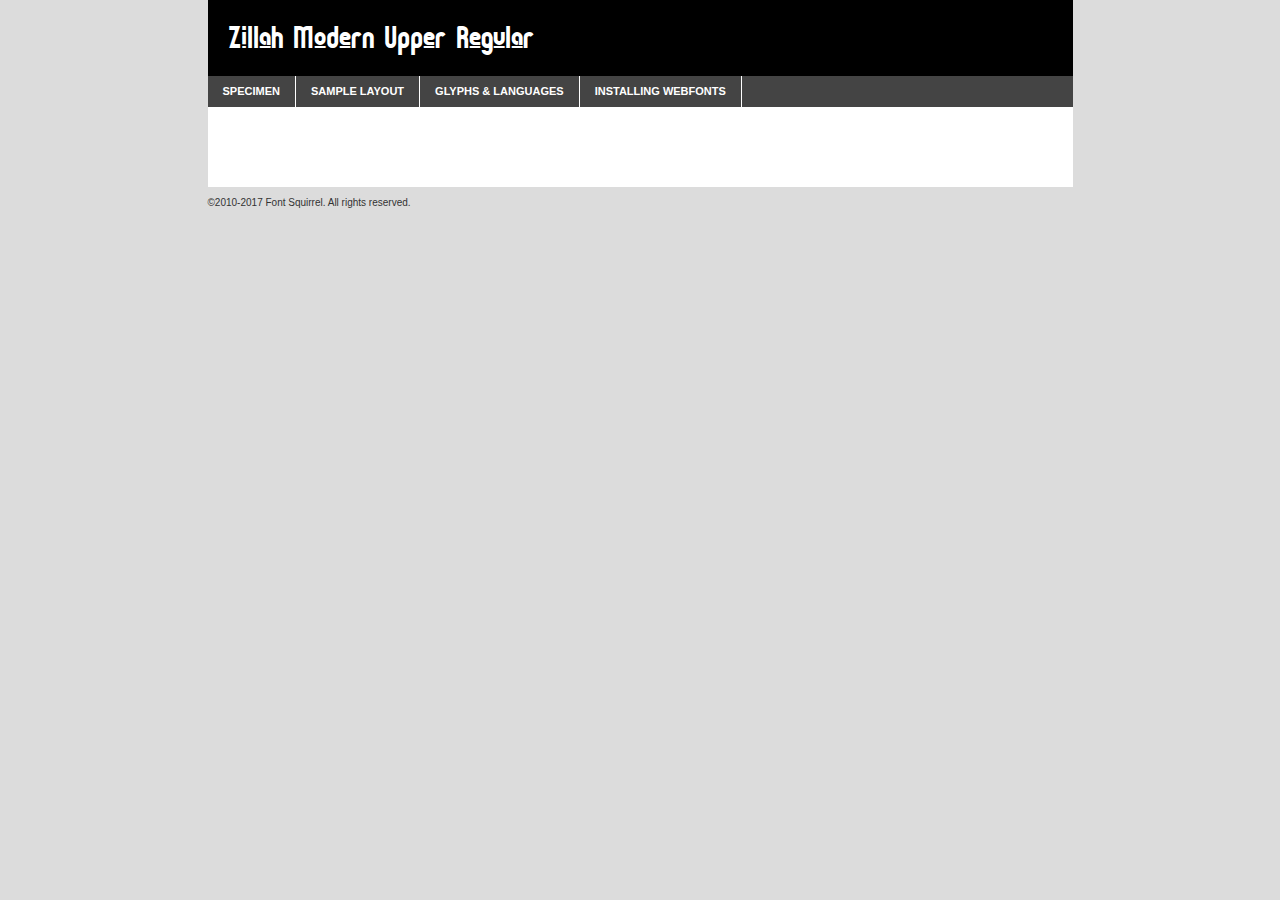
<file: fonts/webfontkit-20230224-014342/zillmu__-demo.html>
<!DOCTYPE html PUBLIC "-//W3C//DTD XHTML 1.0 Transitional//EN"
        "http://www.w3.org/TR/xhtml1/DTD/xhtml1-transitional.dtd">

<html xmlns="http://www.w3.org/1999/xhtml" xml:lang="en" lang="en">
<head>
    <meta http-equiv="Content-Type" content="text/html; charset=utf-8"/>
    <script src="http://ajax.googleapis.com/ajax/libs/jquery/1.7.2/jquery.min.js" type="text/javascript" charset="utf-8"></script>
    <script type="text/javascript">
		(function($) {
			$.fn.easyTabs = function(option) {
				var param = jQuery.extend({ fadeSpeed: 'fast', defaultContent: 1, activeClass: 'active' }, option);
				$(this).each(function() {
					var thisId = '#' + this.id;
					if ( param.defaultContent == '' )
					{
						param.defaultContent = 1;
					}
					if ( typeof param.defaultContent == 'number' )
					{
						var defaultTab = $(thisId + ' .tabs li:eq(' + (param.defaultContent - 1) + ') a').attr('href').substr(1);
					}
					else
					{
						var defaultTab = param.defaultContent;
					}
					$(thisId + ' .tabs li a').each(function() {
						var tabToHide = $(this).attr('href').substr(1);
						$('#' + tabToHide).addClass('easytabs-tab-content');
					});
					hideAll();
					changeContent(defaultTab);

					function hideAll() {$(thisId + ' .easytabs-tab-content').hide();}

					function changeContent(tabId)
					{
						hideAll();
						$(thisId + ' .tabs li').removeClass(param.activeClass);
						$(thisId + ' .tabs li a[href=#' + tabId + ']').closest('li').addClass(param.activeClass);
						if ( param.fadeSpeed != 'none' )
						{
							$(thisId + ' #' + tabId).fadeIn(param.fadeSpeed);
						}
						else
						{
							$(thisId + ' #' + tabId).show();
						}
					}

					$(thisId + ' .tabs li').click(function() {
						var tabId = $(this).find('a').attr('href').substr(1);
						changeContent(tabId);
						return false;
					});
				});
			}
		})(jQuery);
    </script>
    <link rel="stylesheet" href="specimen_files/specimen_stylesheet.css" type="text/css" charset="utf-8"/>
    <link rel="stylesheet" href="stylesheet.css" type="text/css" charset="utf-8"/>

    <style type="text/css">
        		body {
			font-family: 'zillah_modern_upperregular';
        		}

            </style>

    <title>Zillah Modern Upper Regular Specimen</title>


    <script type="text/javascript" charset="utf-8">
		$(document).ready(function() {
			$('#container').easyTabs({ defaultContent: 1 });
		});
    </script>
</head>

<body>
<div id="container">
    <div id="header">
		Zillah Modern Upper Regular    </div>
    <ul class="tabs">
        <li><a href="#specimen">Specimen</a></li>
        <li><a href="#layout">Sample Layout</a></li>
		        <li><a href="#glyphs">Glyphs &amp; Languages</a></li>
        <li><a href="#installing">Installing Webfonts</a></li>

    </ul>

    <div id="main_content">


        <div id="specimen">

            <div class="section">
                <div class="grid12 firstcol">
                    <div class="huge">AaBb</div>
                </div>
            </div>

            <div class="section">
                <div class="glyph_range">A&#x200B;B&#x200b;C&#x200b;D&#x200b;E&#x200b;F&#x200b;G&#x200b;H&#x200b;I&#x200b;J&#x200b;K&#x200b;L&#x200b;M&#x200b;N&#x200b;O&#x200b;P&#x200b;Q&#x200b;R&#x200b;S&#x200b;T&#x200b;U&#x200b;V&#x200b;W&#x200b;X&#x200b;Y&#x200b;Z&#x200b;a&#x200b;b&#x200b;c&#x200b;d&#x200b;e&#x200b;f&#x200b;g&#x200b;h&#x200b;i&#x200b;j&#x200b;k&#x200b;l&#x200b;m&#x200b;n&#x200b;o&#x200b;p&#x200b;q&#x200b;r&#x200b;s&#x200b;t&#x200b;u&#x200b;v&#x200b;w&#x200b;x&#x200b;y&#x200b;z&#x200b;1&#x200b;2&#x200b;3&#x200b;4&#x200b;5&#x200b;6&#x200b;7&#x200b;8&#x200b;9&#x200b;0&#x200b;&amp;&#x200b;.&#x200b;,&#x200b;?&#x200b;!&#x200b;&#64;&#x200b;(&#x200b;)&#x200b;#&#x200b;$&#x200b;%&#x200b;*&#x200b;+&#x200b;-&#x200b;=&#x200b;:&#x200b;;</div>
            </div>
            <div class="section">
                <div class="grid12 firstcol">
                    <table class="sample_table">
                        <tr>
                            <td>10</td>
                            <td class="size10">abcdefghijklmnopqrstuvwxyzABCDEFGHIJKLMNOPQRSTUVWXYZ0123456789abcdefghijklmnopqrstuvwxyzABCDEFGHIJKLMNOPQRSTUVWXYZ0123456789abcdefghijklmnopqrstuvwxyzABCDEFGHIJKLMNOPQRSTUVWXYZ</td>
                        </tr>
                        <tr>
                            <td>11</td>
                            <td class="size11">abcdefghijklmnopqrstuvwxyzABCDEFGHIJKLMNOPQRSTUVWXYZ0123456789abcdefghijklmnopqrstuvwxyzABCDEFGHIJKLMNOPQRSTUVWXYZ0123456789abcdefghijklmnopqrstuvwxyzABCDEFGHIJKLMNOPQRSTUVWXYZ</td>
                        </tr>
                        <tr>
                            <td>12</td>
                            <td class="size12">abcdefghijklmnopqrstuvwxyzABCDEFGHIJKLMNOPQRSTUVWXYZ0123456789abcdefghijklmnopqrstuvwxyzABCDEFGHIJKLMNOPQRSTUVWXYZ0123456789abcdefghijklmnopqrstuvwxyzABCDEFGHIJKLMNOPQRSTUVWXYZ</td>
                        </tr>
                        <tr>
                            <td>13</td>
                            <td class="size13">abcdefghijklmnopqrstuvwxyzABCDEFGHIJKLMNOPQRSTUVWXYZ0123456789abcdefghijklmnopqrstuvwxyzABCDEFGHIJKLMNOPQRSTUVWXYZ0123456789abcdefghijklmnopqrstuvwxyzABCDEFGHIJKLMNOPQRSTUVWXYZ</td>
                        </tr>
                        <tr>
                            <td>14</td>
                            <td class="size14">abcdefghijklmnopqrstuvwxyzABCDEFGHIJKLMNOPQRSTUVWXYZ0123456789abcdefghijklmnopqrstuvwxyzABCDEFGHIJKLMNOPQRSTUVWXYZ0123456789abcdefghijklmnopqrstuvwxyzABCDEFGHIJKLMNOPQRSTUVWXYZ</td>
                        </tr>
                        <tr>
                            <td>16</td>
                            <td class="size16">abcdefghijklmnopqrstuvwxyzABCDEFGHIJKLMNOPQRSTUVWXYZ0123456789abcdefghijklmnopqrstuvwxyzABCDEFGHIJKLMNOPQRSTUVWXYZ</td>
                        </tr>
                        <tr>
                            <td>18</td>
                            <td class="size18">abcdefghijklmnopqrstuvwxyzABCDEFGHIJKLMNOPQRSTUVWXYZ0123456789abcdefghijklmnopqrstuvwxyzABCDEFGHIJKLMNOPQRSTUVWXYZ</td>
                        </tr>
                        <tr>
                            <td>20</td>
                            <td class="size20">abcdefghijklmnopqrstuvwxyzABCDEFGHIJKLMNOPQRSTUVWXYZ0123456789abcdefghijklmnopqrstuvwxyzABCDEFGHIJKLMNOPQRSTUVWXYZ</td>
                        </tr>
                        <tr>
                            <td>24</td>
                            <td class="size24">abcdefghijklmnopqrstuvwxyzABCDEFGHIJKLMNOPQRSTUVWXYZ0123456789abcdefghijklmnopqrstuvwxyzABCDEFGHIJKLMNOPQRSTUVWXYZ</td>
                        </tr>
                        <tr>
                            <td>30</td>
                            <td class="size30">abcdefghijklmnopqrstuvwxyzABCDEFGHIJKLMNOPQRSTUVWXYZ0123456789abcdefghijklmnopqrstuvwxyzABCDEFGHIJKLMNOPQRSTUVWXYZ</td>
                        </tr>
                        <tr>
                            <td>36</td>
                            <td class="size36">abcdefghijklmnopqrstuvwxyzABCDEFGHIJKLMNOPQRSTUVWXYZ0123456789abcdefghijklmnopqrstuvwxyzABCDEFGHIJKLMNOPQRSTUVWXYZ</td>
                        </tr>
                        <tr>
                            <td>48</td>
                            <td class="size48">abcdefghijklmnopqrstuvwxyzABCDEFGHIJKLMNOPQRSTUVWXYZ0123456789abcdefghijklmnopqrstuvwxyzABCDEFGHIJKLMNOPQRSTUVWXYZ</td>
                        </tr>
                        <tr>
                            <td>60</td>
                            <td class="size60">abcdefghijklmnopqrstuvwxyzABCDEFGHIJKLMNOPQRSTUVWXYZ0123456789abcdefghijklmnopqrstuvwxyzABCDEFGHIJKLMNOPQRSTUVWXYZ</td>
                        </tr>
                        <tr>
                            <td>72</td>
                            <td class="size72">abcdefghijklmnopqrstuvwxyzABCDEFGHIJKLMNOPQRSTUVWXYZ0123456789abcdefghijklmnopqrstuvwxyzABCDEFGHIJKLMNOPQRSTUVWXYZ</td>
                        </tr>
                        <tr>
                            <td>90</td>
                            <td class="size90">abcdefghijklmnopqrstuvwxyzABCDEFGHIJKLMNOPQRSTUVWXYZ0123456789abcdefghijklmnopqrstuvwxyzABCDEFGHIJKLMNOPQRSTUVWXYZ</td>
                        </tr>
                    </table>

                </div>

            </div>


            <div class="section" id="bodycomparison">


                <div id="xheight">
                    <div class="fontbody">&#x25FC;&#x25FC;&#x25FC;&#x25FC;&#x25FC;&#x25FC;&#x25FC;&#x25FC;&#x25FC;&#x25FC;&#x25FC;&#x25FC;&#x25FC;&#x25FC;&#x25FC;&#x25FC;&#x25FC;&#x25FC;&#x25FC;&#x25FC;&#x25FC;&#x25FC;&#x25FC;&#x25FC;&#x25FC;&#x25FC;&#x25FC;&#x25FC;&#x25FC;&#x25FC;&#x25FC;&#x25FC;&#x25FC;&#x25FC;&#x25FC;&#x25FC;&#x25FC;&#x25FC;&#x25FC;&#x25FC;&#x25FC;&#x25FC;&#x25FC;&#x25FC;&#x25FC;&#x25FC;&#x25FC;&#x25FC;&#x25FC;&#x25FC;&#x25FC;&#x25FC;&#x25FC;&#x25FC;&#x25FC;&#x25FC;&#x25FC;&#x25FC;&#x25FC;&#x25FC;&#x25FC;&#x25FC;&#x25FC;&#x25FC;&#x25FC;&#x25FC;&#x25FC;&#x25FC;&#x25FC;&#x25FC;&#x25FC;&#x25FC;&#x25FC;&#x25FC;&#x25FC;&#x25FC;&#x25FC;&#x25FC;&#x25FC;&#x25FC;&#x25FC;&#x25FC;&#x25FC;&#x25FC;&#x25FC;&#x25FC;&#x25FC;&#x25FC;&#x25FC;&#x25FC;&#x25FC;&#x25FC;&#x25FC;&#x25FC;&#x25FC;&#x25FC;&#x25FC;&#x25FC;&#x25FC;body</div>
                    <div class="arialbody">body</div>
                    <div class="verdanabody">body</div>
                    <div class="georgiabody">body</div>
                </div>
                <div class="fontbody" style="z-index:1">
                    body<span>Zillah Modern Upper Regular</span>
                </div>
                <div class="arialbody" style="z-index:1">
                    body<span>Arial</span>
                </div>
                <div class="verdanabody" style="z-index:1">
                    body<span>Verdana</span>
                </div>
                <div class="georgiabody" style="z-index:1">
                    body<span>Georgia</span>
                </div>


            </div>


            <div class="section psample psample_row1" id="">

                <div class="grid2 firstcol">
                    <p class="size10"><span>10.</span>Aenean lacinia bibendum nulla sed consectetur. Fusce dapibus, tellus ac cursus commodo, tortor mauris condimentum nibh, ut fermentum massa justo sit amet risus. Nullam id dolor id nibh ultricies vehicula ut id elit. Cum sociis natoque penatibus et magnis dis parturient montes, nascetur ridiculus mus. Nulla vitae elit libero, a pharetra augue.</p>

                </div>
                <div class="grid3">
                    <p class="size11"><span>11.</span>Aenean lacinia bibendum nulla sed consectetur. Fusce dapibus, tellus ac cursus commodo, tortor mauris condimentum nibh, ut fermentum massa justo sit amet risus. Nullam id dolor id nibh ultricies vehicula ut id elit. Cum sociis natoque penatibus et magnis dis parturient montes, nascetur ridiculus mus. Nulla vitae elit libero, a pharetra augue.</p>

                </div>
                <div class="grid3">
                    <p class="size12"><span>12.</span>Aenean lacinia bibendum nulla sed consectetur. Fusce dapibus, tellus ac cursus commodo, tortor mauris condimentum nibh, ut fermentum massa justo sit amet risus. Nullam id dolor id nibh ultricies vehicula ut id elit. Cum sociis natoque penatibus et magnis dis parturient montes, nascetur ridiculus mus. Nulla vitae elit libero, a pharetra augue.</p>

                </div>
                <div class="grid4">
                    <p class="size13"><span>13.</span>Aenean lacinia bibendum nulla sed consectetur. Fusce dapibus, tellus ac cursus commodo, tortor mauris condimentum nibh, ut fermentum massa justo sit amet risus. Nullam id dolor id nibh ultricies vehicula ut id elit. Cum sociis natoque penatibus et magnis dis parturient montes, nascetur ridiculus mus. Nulla vitae elit libero, a pharetra augue.</p>

                </div>
                <div class="white_blend"></div>

            </div>
            <div class="section psample psample_row2" id="">
                <div class="grid3 firstcol">
                    <p class="size14"><span>14.</span>Aenean lacinia bibendum nulla sed consectetur. Fusce dapibus, tellus ac cursus commodo, tortor mauris condimentum nibh, ut fermentum massa justo sit amet risus. Nullam id dolor id nibh ultricies vehicula ut id elit. Cum sociis natoque penatibus et magnis dis parturient montes, nascetur ridiculus mus. Nulla vitae elit libero, a pharetra augue.</p>

                </div>
                <div class="grid4">
                    <p class="size16"><span>16.</span>Aenean lacinia bibendum nulla sed consectetur. Fusce dapibus, tellus ac cursus commodo, tortor mauris condimentum nibh, ut fermentum massa justo sit amet risus. Nullam id dolor id nibh ultricies vehicula ut id elit. Cum sociis natoque penatibus et magnis dis parturient montes, nascetur ridiculus mus. Nulla vitae elit libero, a pharetra augue.</p>

                </div>
                <div class="grid5">
                    <p class="size18"><span>18.</span>Aenean lacinia bibendum nulla sed consectetur. Fusce dapibus, tellus ac cursus commodo, tortor mauris condimentum nibh, ut fermentum massa justo sit amet risus. Nullam id dolor id nibh ultricies vehicula ut id elit. Cum sociis natoque penatibus et magnis dis parturient montes, nascetur ridiculus mus. Nulla vitae elit libero, a pharetra augue.</p>

                </div>

                <div class="white_blend"></div>

            </div>

            <div class="section psample psample_row3" id="">
                <div class="grid5 firstcol">
                    <p class="size20"><span>20.</span>Aenean lacinia bibendum nulla sed consectetur. Fusce dapibus, tellus ac cursus commodo, tortor mauris condimentum nibh, ut fermentum massa justo sit amet risus. Nullam id dolor id nibh ultricies vehicula ut id elit. Cum sociis natoque penatibus et magnis dis parturient montes, nascetur ridiculus mus. Nulla vitae elit libero, a pharetra augue.</p>
                </div>
                <div class="grid7">
                    <p class="size24"><span>24.</span>Aenean lacinia bibendum nulla sed consectetur. Fusce dapibus, tellus ac cursus commodo, tortor mauris condimentum nibh, ut fermentum massa justo sit amet risus. Nullam id dolor id nibh ultricies vehicula ut id elit. Cum sociis natoque penatibus et magnis dis parturient montes, nascetur ridiculus mus. Nulla vitae elit libero, a pharetra augue.</p>
                </div>

                <div class="white_blend"></div>

            </div>

            <div class="section psample psample_row4" id="">
                <div class="grid12 firstcol">
                    <p class="size30"><span>30.</span>Aenean lacinia bibendum nulla sed consectetur. Fusce dapibus, tellus ac cursus commodo, tortor mauris condimentum nibh, ut fermentum massa justo sit amet risus. Nullam id dolor id nibh ultricies vehicula ut id elit. Cum sociis natoque penatibus et magnis dis parturient montes, nascetur ridiculus mus. Nulla vitae elit libero, a pharetra augue.</p>
                </div>
                <div class="white_blend"></div>

            </div>


            <div class="section psample psample_row1 fullreverse">
                <div class="grid2 firstcol">
                    <p class="size10"><span>10.</span>Aenean lacinia bibendum nulla sed consectetur. Fusce dapibus, tellus ac cursus commodo, tortor mauris condimentum nibh, ut fermentum massa justo sit amet risus. Nullam id dolor id nibh ultricies vehicula ut id elit. Cum sociis natoque penatibus et magnis dis parturient montes, nascetur ridiculus mus. Nulla vitae elit libero, a pharetra augue.</p>

                </div>
                <div class="grid3">
                    <p class="size11"><span>11.</span>Aenean lacinia bibendum nulla sed consectetur. Fusce dapibus, tellus ac cursus commodo, tortor mauris condimentum nibh, ut fermentum massa justo sit amet risus. Nullam id dolor id nibh ultricies vehicula ut id elit. Cum sociis natoque penatibus et magnis dis parturient montes, nascetur ridiculus mus. Nulla vitae elit libero, a pharetra augue.</p>

                </div>
                <div class="grid3">
                    <p class="size12"><span>12.</span>Aenean lacinia bibendum nulla sed consectetur. Fusce dapibus, tellus ac cursus commodo, tortor mauris condimentum nibh, ut fermentum massa justo sit amet risus. Nullam id dolor id nibh ultricies vehicula ut id elit. Cum sociis natoque penatibus et magnis dis parturient montes, nascetur ridiculus mus. Nulla vitae elit libero, a pharetra augue.</p>

                </div>
                <div class="grid4">
                    <p class="size13"><span>13.</span>Aenean lacinia bibendum nulla sed consectetur. Fusce dapibus, tellus ac cursus commodo, tortor mauris condimentum nibh, ut fermentum massa justo sit amet risus. Nullam id dolor id nibh ultricies vehicula ut id elit. Cum sociis natoque penatibus et magnis dis parturient montes, nascetur ridiculus mus. Nulla vitae elit libero, a pharetra augue.</p>

                </div>
                <div class="black_blend"></div>

            </div>

            <div class="section psample psample_row2 fullreverse">
                <div class="grid3 firstcol">
                    <p class="size14"><span>14.</span>Aenean lacinia bibendum nulla sed consectetur. Fusce dapibus, tellus ac cursus commodo, tortor mauris condimentum nibh, ut fermentum massa justo sit amet risus. Nullam id dolor id nibh ultricies vehicula ut id elit. Cum sociis natoque penatibus et magnis dis parturient montes, nascetur ridiculus mus. Nulla vitae elit libero, a pharetra augue.</p>

                </div>
                <div class="grid4">
                    <p class="size16"><span>16.</span>Aenean lacinia bibendum nulla sed consectetur. Fusce dapibus, tellus ac cursus commodo, tortor mauris condimentum nibh, ut fermentum massa justo sit amet risus. Nullam id dolor id nibh ultricies vehicula ut id elit. Cum sociis natoque penatibus et magnis dis parturient montes, nascetur ridiculus mus. Nulla vitae elit libero, a pharetra augue.</p>

                </div>
                <div class="grid5">
                    <p class="size18"><span>18.</span>Aenean lacinia bibendum nulla sed consectetur. Fusce dapibus, tellus ac cursus commodo, tortor mauris condimentum nibh, ut fermentum massa justo sit amet risus. Nullam id dolor id nibh ultricies vehicula ut id elit. Cum sociis natoque penatibus et magnis dis parturient montes, nascetur ridiculus mus. Nulla vitae elit libero, a pharetra augue.</p>

                </div>
                <div class="black_blend"></div>

            </div>

            <div class="section psample fullreverse psample_row3" id="">
                <div class="grid5 firstcol">
                    <p class="size20"><span>20.</span>Aenean lacinia bibendum nulla sed consectetur. Fusce dapibus, tellus ac cursus commodo, tortor mauris condimentum nibh, ut fermentum massa justo sit amet risus. Nullam id dolor id nibh ultricies vehicula ut id elit. Cum sociis natoque penatibus et magnis dis parturient montes, nascetur ridiculus mus. Nulla vitae elit libero, a pharetra augue.</p>
                </div>
                <div class="grid7">
                    <p class="size24"><span>24.</span>Aenean lacinia bibendum nulla sed consectetur. Fusce dapibus, tellus ac cursus commodo, tortor mauris condimentum nibh, ut fermentum massa justo sit amet risus. Nullam id dolor id nibh ultricies vehicula ut id elit. Cum sociis natoque penatibus et magnis dis parturient montes, nascetur ridiculus mus. Nulla vitae elit libero, a pharetra augue.</p>
                </div>

                <div class="black_blend"></div>

            </div>

            <div class="section psample fullreverse psample_row4" id="" style="border-bottom: 20px #000 solid;">
                <div class="grid12 firstcol">
                    <p class="size30"><span>30.</span>Aenean lacinia bibendum nulla sed consectetur. Fusce dapibus, tellus ac cursus commodo, tortor mauris condimentum nibh, ut fermentum massa justo sit amet risus. Nullam id dolor id nibh ultricies vehicula ut id elit. Cum sociis natoque penatibus et magnis dis parturient montes, nascetur ridiculus mus. Nulla vitae elit libero, a pharetra augue.</p>
                </div>
                <div class="black_blend"></div>

            </div>


        </div>

        <div id="layout">

            <div class="section">

                <div class="grid12 firstcol">
                    <h1>Lorem Ipsum Dolor</h1>
                    <h2>Etiam porta sem malesuada magna mollis euismod</h2>

                    <p class="byline">By <a href="#link">Aenean Lacinia</a></p>
                </div>
            </div>
            <div class="section">
                <div class="grid8 firstcol">
                    <p class="large">Donec sed odio dui. Morbi leo risus, porta ac consectetur ac, vestibulum at eros. Fusce dapibus, tellus ac cursus commodo, tortor mauris condimentum nibh, ut fermentum massa justo sit amet risus. </p>


                    <h3>Pellentesque ornare sem</h3>

                    <p>Maecenas sed diam eget risus varius blandit sit amet non magna. Maecenas faucibus mollis interdum. Donec ullamcorper nulla non metus auctor fringilla. Nullam id dolor id nibh ultricies vehicula ut id elit. Nullam id dolor id nibh ultricies vehicula ut id elit. </p>

                    <p>Aenean eu leo quam. Pellentesque ornare sem lacinia quam venenatis vestibulum. Lorem ipsum dolor sit amet, consectetur adipiscing elit. Cum sociis natoque penatibus et magnis dis parturient montes, nascetur ridiculus mus. </p>

                    <p>Nulla vitae elit libero, a pharetra augue. Praesent commodo cursus magna, vel scelerisque nisl consectetur et. Aenean lacinia bibendum nulla sed consectetur. </p>

                    <p>Nullam quis risus eget urna mollis ornare vel eu leo. Nullam quis risus eget urna mollis ornare vel eu leo. Maecenas sed diam eget risus varius blandit sit amet non magna. Donec ullamcorper nulla non metus auctor fringilla. </p>

                    <h3>Cras mattis consectetur</h3>

                    <p>Aenean eu leo quam. Pellentesque ornare sem lacinia quam venenatis vestibulum. Aenean lacinia bibendum nulla sed consectetur. Integer posuere erat a ante venenatis dapibus posuere velit aliquet. Cras mattis consectetur purus sit amet fermentum. </p>

                    <p>Nullam id dolor id nibh ultricies vehicula ut id elit. Nullam quis risus eget urna mollis ornare vel eu leo. Cras mattis consectetur purus sit amet fermentum.</p>
                </div>

                <div class="grid4 sidebar">

                    <div class="box reverse">
                        <p class="last">Nullam quis risus eget urna mollis ornare vel eu leo. Donec ullamcorper nulla non metus auctor fringilla. Cras mattis consectetur purus sit amet fermentum. Sed posuere consectetur est at lobortis. Lorem ipsum dolor sit amet, consectetur adipiscing elit. </p>
                    </div>

                    <p class="caption">Maecenas sed diam eget risus varius.</p>

                    <p>Vestibulum id ligula porta felis euismod semper. Integer posuere erat a ante venenatis dapibus posuere velit aliquet. Vestibulum id ligula porta felis euismod semper. Sed posuere consectetur est at lobortis. Maecenas sed diam eget risus varius blandit sit amet non magna. Fusce dapibus, tellus ac cursus commodo, tortor mauris condimentum nibh, ut fermentum massa justo sit amet risus. </p>


                    <p>Duis mollis, est non commodo luctus, nisi erat porttitor ligula, eget lacinia odio sem nec elit. Aenean lacinia bibendum nulla sed consectetur. Vivamus sagittis lacus vel augue laoreet rutrum faucibus dolor auctor. Aenean lacinia bibendum nulla sed consectetur. Nullam quis risus eget urna mollis ornare vel eu leo. </p>

                    <p>Praesent commodo cursus magna, vel scelerisque nisl consectetur et. Donec ullamcorper nulla non metus auctor fringilla. Maecenas faucibus mollis interdum. Fusce dapibus, tellus ac cursus commodo, tortor mauris condimentum nibh, ut fermentum massa justo sit amet risus. </p>

                </div>
            </div>

        </div>


		

        <div id="glyphs">
            <div class="section">
                <div class="grid12 firstcol">

                    <h1>Language Support</h1>
                    <p>The subset of Zillah Modern Upper Regular in this kit supports the following languages:<br/>

						Albanian, Basque, Breton, Chamorro, Danish, Dutch, English, Faroese, Finnish, French, Frisian, Galician, German, Icelandic, Italian, Malagasy, Norwegian, Portuguese, Spanish, Alsatian, Aragonese, Arapaho, Arrernte, Asturian, Aymara, Bislama, Cebuano, Corsican, Fijian, French_creole, Genoese, Gilbertese, Greenlandic, Haitian_creole, Hiligaynon, Hmong, Hopi, Ibanag, Iloko_ilokano, Indonesian, Interglossa_glosa, Interlingua, Irish_gaelic, Jerriais, Lojban, Lombard, Luxembourgeois, Manx, Mohawk, Norfolk_pitcairnese, Occitan, Oromo, Pangasinan, Papiamento, Piedmontese, Potawatomi, Rhaeto-romance, Romansh, Rotokas, Sami_lule, Samoan, Sardinian, Scots_gaelic, Seychelles_creole, Shona, Sicilian, Somali, Southern_ndebele, Swahili, Swati_swazi, Tagalog_filipino_pilipino, Tetum, Tok_pisin, Uyghur_latinized, Volapuk, Walloon, Warlpiri, Xhosa, Yapese, Zulu, Latinbasic, Ubasic, Demo                    </p>
                    <h1>Glyph Chart</h1>
                    <p>The subset of Zillah Modern Upper Regular in this kit includes all the glyphs listed below. Unicode entities are included above each glyph to help you insert individual characters into your layout.</p>
                    <div id="glyph_chart">

																				                                <div><p>&amp;#13;</p>&#13;</div>
																				                                <div><p>&amp;#32;</p>&#32;</div>
																				                                <div><p>&amp;#33;</p>&#33;</div>
																				                                <div><p>&amp;#34;</p>&#34;</div>
																				                                <div><p>&amp;#35;</p>&#35;</div>
																				                                <div><p>&amp;#36;</p>&#36;</div>
																				                                <div><p>&amp;#37;</p>&#37;</div>
																				                                <div><p>&amp;#38;</p>&#38;</div>
																				                                <div><p>&amp;#39;</p>&#39;</div>
																				                                <div><p>&amp;#40;</p>&#40;</div>
																				                                <div><p>&amp;#41;</p>&#41;</div>
																				                                <div><p>&amp;#42;</p>&#42;</div>
																				                                <div><p>&amp;#43;</p>&#43;</div>
																				                                <div><p>&amp;#44;</p>&#44;</div>
																				                                <div><p>&amp;#45;</p>&#45;</div>
																				                                <div><p>&amp;#46;</p>&#46;</div>
																				                                <div><p>&amp;#47;</p>&#47;</div>
																				                                <div><p>&amp;#48;</p>&#48;</div>
																				                                <div><p>&amp;#49;</p>&#49;</div>
																				                                <div><p>&amp;#50;</p>&#50;</div>
																				                                <div><p>&amp;#51;</p>&#51;</div>
																				                                <div><p>&amp;#52;</p>&#52;</div>
																				                                <div><p>&amp;#53;</p>&#53;</div>
																				                                <div><p>&amp;#54;</p>&#54;</div>
																				                                <div><p>&amp;#55;</p>&#55;</div>
																				                                <div><p>&amp;#56;</p>&#56;</div>
																				                                <div><p>&amp;#57;</p>&#57;</div>
																				                                <div><p>&amp;#58;</p>&#58;</div>
																				                                <div><p>&amp;#59;</p>&#59;</div>
																				                                <div><p>&amp;#60;</p>&#60;</div>
																				                                <div><p>&amp;#61;</p>&#61;</div>
																				                                <div><p>&amp;#62;</p>&#62;</div>
																				                                <div><p>&amp;#63;</p>&#63;</div>
																				                                <div><p>&amp;#64;</p>&#64;</div>
																				                                <div><p>&amp;#65;</p>&#65;</div>
																				                                <div><p>&amp;#66;</p>&#66;</div>
																				                                <div><p>&amp;#67;</p>&#67;</div>
																				                                <div><p>&amp;#68;</p>&#68;</div>
																				                                <div><p>&amp;#69;</p>&#69;</div>
																				                                <div><p>&amp;#70;</p>&#70;</div>
																				                                <div><p>&amp;#71;</p>&#71;</div>
																				                                <div><p>&amp;#72;</p>&#72;</div>
																				                                <div><p>&amp;#73;</p>&#73;</div>
																				                                <div><p>&amp;#74;</p>&#74;</div>
																				                                <div><p>&amp;#75;</p>&#75;</div>
																				                                <div><p>&amp;#76;</p>&#76;</div>
																				                                <div><p>&amp;#77;</p>&#77;</div>
																				                                <div><p>&amp;#78;</p>&#78;</div>
																				                                <div><p>&amp;#79;</p>&#79;</div>
																				                                <div><p>&amp;#80;</p>&#80;</div>
																				                                <div><p>&amp;#81;</p>&#81;</div>
																				                                <div><p>&amp;#82;</p>&#82;</div>
																				                                <div><p>&amp;#83;</p>&#83;</div>
																				                                <div><p>&amp;#84;</p>&#84;</div>
																				                                <div><p>&amp;#85;</p>&#85;</div>
																				                                <div><p>&amp;#86;</p>&#86;</div>
																				                                <div><p>&amp;#87;</p>&#87;</div>
																				                                <div><p>&amp;#88;</p>&#88;</div>
																				                                <div><p>&amp;#89;</p>&#89;</div>
																				                                <div><p>&amp;#90;</p>&#90;</div>
																				                                <div><p>&amp;#91;</p>&#91;</div>
																				                                <div><p>&amp;#92;</p>&#92;</div>
																				                                <div><p>&amp;#93;</p>&#93;</div>
																				                                <div><p>&amp;#94;</p>&#94;</div>
																				                                <div><p>&amp;#95;</p>&#95;</div>
																				                                <div><p>&amp;#96;</p>&#96;</div>
																				                                <div><p>&amp;#97;</p>&#97;</div>
																				                                <div><p>&amp;#98;</p>&#98;</div>
																				                                <div><p>&amp;#99;</p>&#99;</div>
																				                                <div><p>&amp;#100;</p>&#100;</div>
																				                                <div><p>&amp;#101;</p>&#101;</div>
																				                                <div><p>&amp;#102;</p>&#102;</div>
																				                                <div><p>&amp;#103;</p>&#103;</div>
																				                                <div><p>&amp;#104;</p>&#104;</div>
																				                                <div><p>&amp;#105;</p>&#105;</div>
																				                                <div><p>&amp;#106;</p>&#106;</div>
																				                                <div><p>&amp;#107;</p>&#107;</div>
																				                                <div><p>&amp;#108;</p>&#108;</div>
																				                                <div><p>&amp;#109;</p>&#109;</div>
																				                                <div><p>&amp;#110;</p>&#110;</div>
																				                                <div><p>&amp;#111;</p>&#111;</div>
																				                                <div><p>&amp;#112;</p>&#112;</div>
																				                                <div><p>&amp;#113;</p>&#113;</div>
																				                                <div><p>&amp;#114;</p>&#114;</div>
																				                                <div><p>&amp;#115;</p>&#115;</div>
																				                                <div><p>&amp;#116;</p>&#116;</div>
																				                                <div><p>&amp;#117;</p>&#117;</div>
																				                                <div><p>&amp;#118;</p>&#118;</div>
																				                                <div><p>&amp;#119;</p>&#119;</div>
																				                                <div><p>&amp;#120;</p>&#120;</div>
																				                                <div><p>&amp;#121;</p>&#121;</div>
																				                                <div><p>&amp;#122;</p>&#122;</div>
																				                                <div><p>&amp;#123;</p>&#123;</div>
																				                                <div><p>&amp;#124;</p>&#124;</div>
																				                                <div><p>&amp;#125;</p>&#125;</div>
																				                                <div><p>&amp;#126;</p>&#126;</div>
																				                                <div><p>&amp;#160;</p>&#160;</div>
																				                                <div><p>&amp;#161;</p>&#161;</div>
																				                                <div><p>&amp;#162;</p>&#162;</div>
																				                                <div><p>&amp;#163;</p>&#163;</div>
																				                                <div><p>&amp;#164;</p>&#164;</div>
																				                                <div><p>&amp;#165;</p>&#165;</div>
																				                                <div><p>&amp;#166;</p>&#166;</div>
																				                                <div><p>&amp;#167;</p>&#167;</div>
																				                                <div><p>&amp;#168;</p>&#168;</div>
																				                                <div><p>&amp;#169;</p>&#169;</div>
																				                                <div><p>&amp;#170;</p>&#170;</div>
																				                                <div><p>&amp;#171;</p>&#171;</div>
																				                                <div><p>&amp;#172;</p>&#172;</div>
																				                                <div><p>&amp;#173;</p>&#173;</div>
																				                                <div><p>&amp;#174;</p>&#174;</div>
																				                                <div><p>&amp;#175;</p>&#175;</div>
																				                                <div><p>&amp;#176;</p>&#176;</div>
																				                                <div><p>&amp;#177;</p>&#177;</div>
																				                                <div><p>&amp;#178;</p>&#178;</div>
																				                                <div><p>&amp;#179;</p>&#179;</div>
																				                                <div><p>&amp;#180;</p>&#180;</div>
																				                                <div><p>&amp;#181;</p>&#181;</div>
																				                                <div><p>&amp;#182;</p>&#182;</div>
																				                                <div><p>&amp;#183;</p>&#183;</div>
																				                                <div><p>&amp;#184;</p>&#184;</div>
																				                                <div><p>&amp;#185;</p>&#185;</div>
																				                                <div><p>&amp;#186;</p>&#186;</div>
																				                                <div><p>&amp;#187;</p>&#187;</div>
																				                                <div><p>&amp;#188;</p>&#188;</div>
																				                                <div><p>&amp;#189;</p>&#189;</div>
																				                                <div><p>&amp;#190;</p>&#190;</div>
																				                                <div><p>&amp;#191;</p>&#191;</div>
																				                                <div><p>&amp;#192;</p>&#192;</div>
																				                                <div><p>&amp;#193;</p>&#193;</div>
																				                                <div><p>&amp;#194;</p>&#194;</div>
																				                                <div><p>&amp;#195;</p>&#195;</div>
																				                                <div><p>&amp;#196;</p>&#196;</div>
																				                                <div><p>&amp;#197;</p>&#197;</div>
																				                                <div><p>&amp;#198;</p>&#198;</div>
																				                                <div><p>&amp;#199;</p>&#199;</div>
																				                                <div><p>&amp;#200;</p>&#200;</div>
																				                                <div><p>&amp;#201;</p>&#201;</div>
																				                                <div><p>&amp;#202;</p>&#202;</div>
																				                                <div><p>&amp;#203;</p>&#203;</div>
																				                                <div><p>&amp;#204;</p>&#204;</div>
																				                                <div><p>&amp;#205;</p>&#205;</div>
																				                                <div><p>&amp;#206;</p>&#206;</div>
																				                                <div><p>&amp;#207;</p>&#207;</div>
																				                                <div><p>&amp;#208;</p>&#208;</div>
																				                                <div><p>&amp;#209;</p>&#209;</div>
																				                                <div><p>&amp;#210;</p>&#210;</div>
																				                                <div><p>&amp;#211;</p>&#211;</div>
																				                                <div><p>&amp;#212;</p>&#212;</div>
																				                                <div><p>&amp;#213;</p>&#213;</div>
																				                                <div><p>&amp;#214;</p>&#214;</div>
																				                                <div><p>&amp;#215;</p>&#215;</div>
																				                                <div><p>&amp;#216;</p>&#216;</div>
																				                                <div><p>&amp;#217;</p>&#217;</div>
																				                                <div><p>&amp;#218;</p>&#218;</div>
																				                                <div><p>&amp;#219;</p>&#219;</div>
																				                                <div><p>&amp;#220;</p>&#220;</div>
																				                                <div><p>&amp;#221;</p>&#221;</div>
																				                                <div><p>&amp;#222;</p>&#222;</div>
																				                                <div><p>&amp;#223;</p>&#223;</div>
																				                                <div><p>&amp;#224;</p>&#224;</div>
																				                                <div><p>&amp;#225;</p>&#225;</div>
																				                                <div><p>&amp;#226;</p>&#226;</div>
																				                                <div><p>&amp;#227;</p>&#227;</div>
																				                                <div><p>&amp;#228;</p>&#228;</div>
																				                                <div><p>&amp;#229;</p>&#229;</div>
																				                                <div><p>&amp;#230;</p>&#230;</div>
																				                                <div><p>&amp;#231;</p>&#231;</div>
																				                                <div><p>&amp;#232;</p>&#232;</div>
																				                                <div><p>&amp;#233;</p>&#233;</div>
																				                                <div><p>&amp;#234;</p>&#234;</div>
																				                                <div><p>&amp;#235;</p>&#235;</div>
																				                                <div><p>&amp;#236;</p>&#236;</div>
																				                                <div><p>&amp;#237;</p>&#237;</div>
																				                                <div><p>&amp;#238;</p>&#238;</div>
																				                                <div><p>&amp;#239;</p>&#239;</div>
																				                                <div><p>&amp;#240;</p>&#240;</div>
																				                                <div><p>&amp;#241;</p>&#241;</div>
																				                                <div><p>&amp;#242;</p>&#242;</div>
																				                                <div><p>&amp;#243;</p>&#243;</div>
																				                                <div><p>&amp;#244;</p>&#244;</div>
																				                                <div><p>&amp;#245;</p>&#245;</div>
																				                                <div><p>&amp;#246;</p>&#246;</div>
																				                                <div><p>&amp;#247;</p>&#247;</div>
																				                                <div><p>&amp;#248;</p>&#248;</div>
																				                                <div><p>&amp;#249;</p>&#249;</div>
																				                                <div><p>&amp;#250;</p>&#250;</div>
																				                                <div><p>&amp;#251;</p>&#251;</div>
																				                                <div><p>&amp;#252;</p>&#252;</div>
																				                                <div><p>&amp;#253;</p>&#253;</div>
																				                                <div><p>&amp;#254;</p>&#254;</div>
																				                                <div><p>&amp;#255;</p>&#255;</div>
																				                                <div><p>&amp;#338;</p>&#338;</div>
																				                                <div><p>&amp;#339;</p>&#339;</div>
																				                                <div><p>&amp;#376;</p>&#376;</div>
																				                                <div><p>&amp;#710;</p>&#710;</div>
																				                                <div><p>&amp;#732;</p>&#732;</div>
																				                                <div><p>&amp;#8192;</p>&#8192;</div>
																				                                <div><p>&amp;#8193;</p>&#8193;</div>
																				                                <div><p>&amp;#8194;</p>&#8194;</div>
																				                                <div><p>&amp;#8195;</p>&#8195;</div>
																				                                <div><p>&amp;#8196;</p>&#8196;</div>
																				                                <div><p>&amp;#8197;</p>&#8197;</div>
																				                                <div><p>&amp;#8198;</p>&#8198;</div>
																				                                <div><p>&amp;#8199;</p>&#8199;</div>
																				                                <div><p>&amp;#8200;</p>&#8200;</div>
																				                                <div><p>&amp;#8201;</p>&#8201;</div>
																				                                <div><p>&amp;#8202;</p>&#8202;</div>
																				                                <div><p>&amp;#8208;</p>&#8208;</div>
																				                                <div><p>&amp;#8209;</p>&#8209;</div>
																				                                <div><p>&amp;#8210;</p>&#8210;</div>
																				                                <div><p>&amp;#8211;</p>&#8211;</div>
																				                                <div><p>&amp;#8212;</p>&#8212;</div>
																				                                <div><p>&amp;#8216;</p>&#8216;</div>
																				                                <div><p>&amp;#8217;</p>&#8217;</div>
																				                                <div><p>&amp;#8218;</p>&#8218;</div>
																				                                <div><p>&amp;#8220;</p>&#8220;</div>
																				                                <div><p>&amp;#8221;</p>&#8221;</div>
																				                                <div><p>&amp;#8222;</p>&#8222;</div>
																				                                <div><p>&amp;#8226;</p>&#8226;</div>
																				                                <div><p>&amp;#8230;</p>&#8230;</div>
																				                                <div><p>&amp;#8239;</p>&#8239;</div>
																				                                <div><p>&amp;#8249;</p>&#8249;</div>
																				                                <div><p>&amp;#8250;</p>&#8250;</div>
																				                                <div><p>&amp;#8287;</p>&#8287;</div>
																				                                <div><p>&amp;#8482;</p>&#8482;</div>
																				                                <div><p>&amp;#9724;</p>&#9724;</div>
																																													                    </div>
                </div>


            </div>
        </div>


        <div id="specs">

        </div>

        <div id="installing">
            <div class="section">
                <div class="grid7 firstcol">
                    <h1>Installing Webfonts</h1>

                    <p>Webfonts are supported by all major browser platforms but not all in the same way. There are currently four different font formats that must be included in order to target all browsers. This includes TTF, WOFF, EOT and SVG.</p>

                    <h2>1. Upload your webfonts</h2>
                    <p>You must upload your webfont kit to your website. They should be in or near the same directory as your CSS files.</p>

                    <h2>2. Include the webfont stylesheet</h2>
                    <p>A special CSS @font-face declaration helps the various browsers select the appropriate font it needs without causing you a bunch of headaches. Learn more about this syntax by reading the <a href="https://www.fontspring.com/blog/further-hardening-of-the-bulletproof-syntax">Fontspring blog post</a> about it. The code for it is as follows:</p>


                    <code>
                        @font-face{
                        font-family: 'MyWebFont';
                        src: url('WebFont.eot');
                        src: url('WebFont.eot?#iefix') format('embedded-opentype'),
                        url('WebFont.woff') format('woff'),
                        url('WebFont.ttf') format('truetype'),
                        url('WebFont.svg#webfont') format('svg');
                        }
                    </code>

                    <p>We've already gone ahead and generated the code for you. All you have to do is link to the stylesheet in your HTML, like this:</p>
                    <code>&lt;link rel=&quot;stylesheet&quot; href=&quot;stylesheet.css&quot; type=&quot;text/css&quot; charset=&quot;utf-8&quot; /&gt;</code>

                    <h2>3. Modify your own stylesheet</h2>
                    <p>To take advantage of your new fonts, you must tell your stylesheet to use them. Look at the original @font-face declaration above and find the property called "font-family." The name linked there will be what you use to reference the font. Prepend that webfont name to the font stack in the "font-family" property, inside the selector you want to change. For example:</p>
                    <code>p { font-family: 'WebFont', Arial, sans-serif; }</code>

                    <h2>4. Test</h2>
                    <p>Getting webfonts to work cross-browser <em>can</em> be tricky. Use the information in the sidebar to help you if you find that fonts aren't loading in a particular browser.</p>
                </div>

                <div class="grid5 sidebar">
                    <div class="box">
                        <h2>Troubleshooting<br/>Font-Face Problems</h2>
                        <p>Having trouble getting your webfonts to load in your new website? Here are some tips to sort out what might be the problem.</p>

                        <h3>Fonts not showing in any browser</h3>

                        <p>This sounds like you need to work on the plumbing. You either did not upload the fonts to the correct directory, or you did not link the fonts properly in the CSS. If you've confirmed that all this is correct and you still have a problem, take a look at your .htaccess file and see if requests are getting intercepted.</p>

                        <h3>Fonts not loading in iPhone or iPad</h3>

                        <p>The most common problem here is that you are serving the fonts from an IIS server. IIS refuses to serve files that have unknown MIME types. If that is the case, you must set the MIME type for SVG to "image/svg+xml" in the server settings. Follow these instructions from Microsoft if you need help.</p>

                        <h3>Fonts not loading in Firefox</h3>

                        <p>The primary reason for this failure? You are still using a version Firefox older than 3.5. So upgrade already! If that isn't it, then you are very likely serving fonts from a different domain. Firefox requires that all font assets be served from the same domain. Lastly it is possible that you need to add WOFF to your list of MIME types (if you are serving via IIS.)</p>

                        <h3>Fonts not loading in IE</h3>

                        <p>Are you looking at Internet Explorer on an actual Windows machine or are you cheating by using a service like Adobe BrowserLab? Many of these screenshot services do not render @font-face for IE. Best to test it on a real machine.</p>

                        <h3>Fonts not loading in IE9</h3>

                        <p>IE9, like Firefox, requires that fonts be served from the same domain as the website. Make sure that is the case.</p>
                    </div>
                </div>
            </div>

        </div>

    </div>
    <div id="footer">
        <p>&copy;2010-2017 Font Squirrel. All rights reserved.</p>
    </div>
</div>
</body>
</html>
</file>
<file: style.css>
:root{
    --main :#e34c26;
    --green: rgb(6, 223, 53);
}


*{
    font-family: 'Tilt Warp', cursive;
    margin:0px;
    padding: 0px;
    box-sizing: border-box;
    font-size: calc(0.6vmax + calc(0.5vmin + 10px));
}

html,body{
    height: 100%;
}

body{
    display: flex;
    align-items: stretch;
}

p + p{
    margin-bottom: 40px;
}

button{
    align-self: flex-start;
    background-color: var(--main);
    color: white;
	border: none;
	padding: 20px;
    border-radius: 5px;
	font: inherit;
	cursor: pointer;
	outline: inherit;
    transition-property: background-color;
    transition: 0.2s;
}

button:hover{
    background-color: var(--green);
}

button:active{
    scale:0.9;
    color : var(--green);
}

a{
    text-decoration: none;
    color: var(--main);
}

a:hover{
    color: var(--green);
}

form > h2{
    margin-bottom: 20px;
}


.right p,
.right button{
    margin-left: calc(20px + 2vmax);
    margin-right: calc(20px + 2vmax);;
}

.right {
    font-size: 1.2rem;
}


.left
{
    display: flex;
    flex-direction: column;
    align-items: stretch;
    justify-content: center;

    flex:2 4;
    background-size: auto 150%;
    background-position: center;
    background-image: url(img/prison.jpg);
}
.right{
    padding: 50px 0;
    flex:3;
    display: flex;
    gap: 20px   ;
    flex-direction: column;
    justify-content: center;
    background-color: rgb(228, 231, 240);
}

form{
    padding: calc(20px + 2vmin) calc(20px + 2vmax);
    background-color: white;
    box-shadow: -6px 1px 64px -22px rgba(70,130,163,1);
}

label{
    font-family: 'zillah_modern_thinregular';
    font-size: 1.2em;
    opacity: 0.7;
    margin-bottom: 5px;

}

fieldset{
    border: none;
    display: flex;
    flex-wrap: wrap;
    gap: 20px;
    box-shadow: 10px;

}

.input-wrapper{
    flex : 1;
    min-width: max(40%, 180px);
    display: flex;
    flex-direction: column;
    position: relative;

}

input{
    border: 2px solid rgba(0, 0, 0, 0.4);
    border-left-width: 2px;
    border-radius: 5px;
    transform: border;
    transition-duration: 0.5s;
    font-size: 0.8rem;
    padding: 5px;
}


input:invalid{
    border-color: var(--main);
    border-radius: 0px;
    border-left-width: 10px;
}

input:valid{
    border-color: var(--green);
    border-radius: 0px;

}

input:focus{
    outline: none;

}


.h1cont{
    display: flex;
    justify-content: center;
    align-items: center;
    padding: 1rem;
    margin-top: auto;
    font-size: 4rem;
    background-color: rgba(0, 0, 0, 0.4);
}

.gitLink{
    font-family: 'zillah_modernregular';
    color: white;
    font-size: 1.5em;
}

.gitLink:hover{
    color: var(--green);

}

.login:hover{
    color: var(--green);
}

.author{
    padding: 10px;
    background-color: rgba(0, 0, 0, 0.4);
    color: white;
    margin-top: auto;
    text-align: center;
}

.logo{
    width: 4.5em;
}

.already{
    display: flex;
    flex-wrap: wrap;
}

.already p{
    margin-right: 10px;
}

div small{
    scale: 0;
    opacity: 0;
    position: absolute;
    bottom: 25%;
    right: 50%;
    color : white;
    font-size: 0.7rem;
    padding: 5px;
    width: 100%;
    background-color: var(--main);
    z-index: 2;
    transition: 0.5s cubic-bezier(0.075, 0.82, 0.165, 1);
}
div small.enabled{
    opacity: 1;
    scale: 1;
    right: 0%;
    bottom: 50%;
}

@font-face {
    font-family: 'zillah_modernregular';
    src: url('fonts/webfontkit-20230224-014342/zillm___-webfont.woff2') format('woff2'),
         url('fonts/webfontkit-20230224-014342/zillm___-webfont.woff') format('woff');
    font-weight: normal;
    font-style: normal;
}

@font-face {
    font-family: 'zillah_modern_thinregular';
    src: url('fonts/webfontkit-20230224-014342/zillmt__-webfont.woff2') format('woff2'),
         url('fonts/webfontkit-20230224-014342/zillmt__-webfont.woff') format('woff');
    font-weight: normal;
    font-style: normal;

}

@media only screen and (max-width: 912px){

    *{
        text-align: center;
        font-size: inherit;
    }

    .logo{
        width: 1em;
    }

    body{
        flex-direction: column;
    }

    .left{
        min-height: 30vmax;
        background-size: 100% auto;
        background-position: center top 35%;
    }


    .input-wrapper{
        min-width: max(40%, 200px);
    }

    .right{
        align-items: center;
    }

    button{
        align-self: normal;
    }

    .h1cont{
        font-size: 3rem;
        opacity: 0.8;
        background:none
    }

    .already{
        flex-direction: column;
        align-items: center;
        justify-content: flex-start;
    }
    
    .already p{
        margin: auto;
    }
}
</file>
<file: fonts/webfontkit-20230224-014342/stylesheet.css>
/*! Generated by Font Squirrel (https://www.fontsquirrel.com) on February 24, 2023 */



@font-face {
    font-family: 'zillah_modernregular';
    src: url('zillm___-webfont.woff2') format('woff2'),
         url('zillm___-webfont.woff') format('woff');
    font-weight: normal;
    font-style: normal;

}




@font-face {
    font-family: 'zillah_modern_expandedregular';
    src: url('zillme__-webfont.woff2') format('woff2'),
         url('zillme__-webfont.woff') format('woff');
    font-weight: normal;
    font-style: normal;

}




@font-face {
    font-family: 'zillahmodernlineregular';
    src: url('zillml__-webfont.woff2') format('woff2'),
         url('zillml__-webfont.woff') format('woff');
    font-weight: normal;
    font-style: normal;

}




@font-face {
    font-family: 'zillah_modern_narrowregular';
    src: url('zillmn__-webfont.woff2') format('woff2'),
         url('zillmn__-webfont.woff') format('woff');
    font-weight: normal;
    font-style: normal;

}




@font-face {
    font-family: 'zillah_modern_oulineregular';
    src: url('zillmo__-webfont.woff2') format('woff2'),
         url('zillmo__-webfont.woff') format('woff');
    font-weight: normal;
    font-style: normal;

}




@font-face {
    font-family: 'zillah_modern_offset_outlinRg';
    src: url('zillmoo_-webfont.woff2') format('woff2'),
         url('zillmoo_-webfont.woff') format('woff');
    font-weight: normal;
    font-style: normal;

}




@font-face {
    font-family: 'zillah_modern_thinregular';
    src: url('zillmt__-webfont.woff2') format('woff2'),
         url('zillmt__-webfont.woff') format('woff');
    font-weight: normal;
    font-style: normal;

}




@font-face {
    font-family: 'zillah_modern_upperregular';
    src: url('zillmu__-webfont.woff2') format('woff2'),
         url('zillmu__-webfont.woff') format('woff');
    font-weight: normal;
    font-style: normal;

}
</file>
<file: fonts/webfontkit-20230224-014342/specimen_files/specimen_stylesheet.css>
@import url('grid_12-825-55-15.css');

/*  
	CSS Reset by Eric Meyer - Released under Public Domain
    http://meyerweb.com/eric/tools/css/reset/
*/
html, body, div, span, applet, object, iframe,
h1, h2, h3, h4, h5, h6, p, blockquote, pre,
a, abbr, acronym, address, big, cite, code,
del, dfn, em, font, img, ins, kbd, q, s, samp,
small, strike, strong, sub, sup, tt, var,
b, u, i, center, dl, dt, dd, ol, ul, li,
fieldset, form, label, legend, table,
caption, tbody, tfoot, thead, tr, th, td {
	margin:         0;
	padding:        0;
	border:         0;
	outline:        0;
	font-size:      100%;
	vertical-align: baseline;
	background:     transparent;
}

body {
	line-height: 1;
}

ol, ul {
	list-style: none;
}

blockquote, q {
	quotes: none;
}

blockquote:before, blockquote:after,
q:before, q:after {
	content: '';
	content: none;
}

:focus {
	outline: 0;
}

ins {
	text-decoration: none;
}

del {
	text-decoration: line-through;
}

table {
	border-collapse: collapse;
	border-spacing:  0;
}


body {
	color:            #000;
	background-color: #dcdcdc;
}

a {
	text-decoration: none;
	color:           #1883ba;
}

h1 {
	font-size:     32px;
	font-weight:   normal;
	font-style:    normal;
	margin-bottom: 18px;
}

h2 {
	font-size: 18px;
}

#container {
	width:  865px;
	margin: 0px auto;
}


#header {
	padding:          20px;
	font-size:        36px;
	background-color: #000;
	color:            #fff;
}

#header span {
	color: #666;
}

#main_content {
	background-color: #fff;
	padding:          60px 20px 20px;
}


#footer p {
	margin:         0;
	padding-top:    10px;
	padding-bottom: 50px;
	color:          #333;
	font:           10px Arial, sans-serif;
}

.tabs {
	width:            100%;
	height:           31px;
	background-color: #444;
}

.tabs li {
	float:            left;
	margin:           0;
	overflow:         hidden;
	background-color: #444;
}

.tabs li a {
	display:         block;
	color:           #fff;
	text-decoration: none;
	font:            bold 11px/11px 'Arial';
	text-transform:  uppercase;
	padding:         10px 15px;
	border-right:    1px solid #fff;
}

.tabs li a:hover {
	background-color: #00b3ff;

}

.tabs li.active a {
	color:            #000;
	background-color: #fff;
}


div.huge {

	font-size:      300px;
	line-height:    1em;
	padding:        0;
	letter-spacing: -.02em;
	overflow:       hidden;
}

div.glyph_range {
	font-size:   72px;
	line-height: 1.1em;
}

.size10 {
	font-size: 10px;
}

.size11 {
	font-size: 11px;
}

.size12 {
	font-size: 12px;
}

.size13 {
	font-size: 13px;
}

.size14 {
	font-size: 14px;
}

.size16 {
	font-size: 16px;
}

.size18 {
	font-size: 18px;
}

.size20 {
	font-size: 20px;
}

.size24 {
	font-size: 24px;
}

.size30 {
	font-size: 30px;
}

.size36 {
	font-size: 36px;
}

.size48 {
	font-size: 48px;
}

.size60 {
	font-size: 60px;
}

.size72 {
	font-size: 72px;
}

.size90 {
	font-size: 90px;
}


.psample_row1 {
	height: 120px;
}

.psample_row1 {
	height: 120px;
}

.psample_row2 {
	height: 160px;
}

.psample_row3 {
	height: 160px;
}

.psample_row4 {
	height: 160px;
}

.psample {
	overflow: hidden;
	position: relative;
}

.psample p {
	line-height: 1.3em;
	display:     block;
	overflow:    hidden;
	margin:      0;
}

.psample span {
	margin-right: .5em;
}

.white_blend {
	width:            100%;
	height:           61px;
	background-image: url([data-uri]);
	position:         absolute;
	bottom:           0;
}

.black_blend {
	width:            100%;
	height:           61px;
	background-image: url([data-uri]);
	position:         absolute;
	bottom:           0;
}

.fullreverse {
	background:    #000 !important;
	color:         #fff !important;
	margin-left:   -20px;
	padding-left:  20px;
	margin-right:  -20px;
	padding-right: 20px;
	padding:       20px;
	margin-bottom: 0;
}


.sample_table td {
	padding-top:    3px;
	padding-bottom: 5px;
	padding-left:   5px;
	vertical-align: middle;
	line-height:    1.2em;
}

.sample_table td:first-child {
	background-color: #eee;
	text-align:       right;
	padding-right:    5px;
	padding-left:     0;
	padding:          5px;
	font:             11px/12px 'Courier New', Courier, mono;
}

code {
	white-space:      pre;
	background-color: #eee;
	display:          block;
	padding:          10px;
	margin-bottom:    18px;
	overflow:         auto;
}


.bottom, .last {
	margin-bottom:  0 !important;
	padding-bottom: 0 !important;
}

.box {
	padding:       18px;
	margin-bottom: 18px;
	background:    #eee;
}

.reverse, .reversed {
	background: #000 !important;
	color:      #fff !important;
	border:     none !important;
}

#bodycomparison {
	position:    relative;
	overflow:    hidden;
	font-size:   72px;
	height:      90px;
	white-space: nowrap;
}

#bodycomparison div {
	font-size:   72px;
	line-height: 90px;
	display:     inline;
	margin:      0 15px 0 0;
	padding:     0;
}

#bodycomparison div span {
	font:     10px Arial;
	position: absolute;
	left:     0;
}

#xheight {
	float:       none;
	position:    absolute;
	color:       #d9f3ff;
	font-size:   72px;
	line-height: 90px;
}

.fontbody {
	position: relative;
}

.arialbody {
	font-family: Arial;
	position:    relative;
}

.verdanabody {
	font-family: Verdana;
	position:    relative;
}

.georgiabody {
	font-family: Georgia;
	position:    relative;
}

/* @group Layout page
 */

#layout h1 {
	font-size:   36px;
	line-height: 42px;
	font-weight: normal;
	font-style:  normal;
}

#layout h2 {
	font-size:   24px;
	line-height: 23px;
	font-weight: normal;
	font-style:  normal;
}

#layout h3 {
	font-size:   22px;
	line-height: 1.4em;
	margin-top:  1em;
	font-weight: normal;
	font-style:  normal;
}


#layout p.byline {
	font-size:     12px;
	margin-top:    18px;
	line-height:   12px;
	margin-bottom: 0;
}

#layout p {
	font-size:     14px;
	line-height:   21px;
	margin-bottom: .5em;
}

#layout p.large {
	font-size:   18px;
	line-height: 26px;
}

#layout .sidebar p {
	font-size:   12px;
	line-height: 1.4em;
}

#layout p.caption {
	font-size:     10px;
	margin-top:    -16px;
	margin-bottom: 18px;
}

/* @end */

/* @group Glyphs */

#glyph_chart div {
	background-color: #d9f3ff;
	color:            black;
	float:            left;
	font-size:        36px;
	height:           1.2em;
	line-height:      1.2em;
	margin-bottom:    1px;
	margin-right:     1px;
	text-align:       center;
	width:            1.2em;
	position:         relative;
	padding:          .6em .2em .2em;
}

#glyph_chart div p {
	position:         absolute;
	left:             0;
	top:              0;
	display:          block;
	text-align:       center;
	font:             bold 9px Arial, sans-serif;
	background-color: #3a768f;
	width:            100%;
	color:            #fff;
	padding:          2px 0;
}


#glyphs h1 {
	font-family: Arial, sans-serif;
}

/* @end */

/* @group Installing */

#installing {
	font: 13px Arial, sans-serif;
}

#installing p,
#glyphs p {
	line-height:   1.2em;
	margin-bottom: 18px;
	font:          13px Arial, sans-serif;
}


#installing h3 {
	font-size:  15px;
	margin-top: 18px;
}

/* @end */

#rendering h1 {
	font-family: Arial, sans-serif;
}

.render_table td {
	font:           11px 'Courier New', Courier, mono;
	vertical-align: middle;
}
</file>
